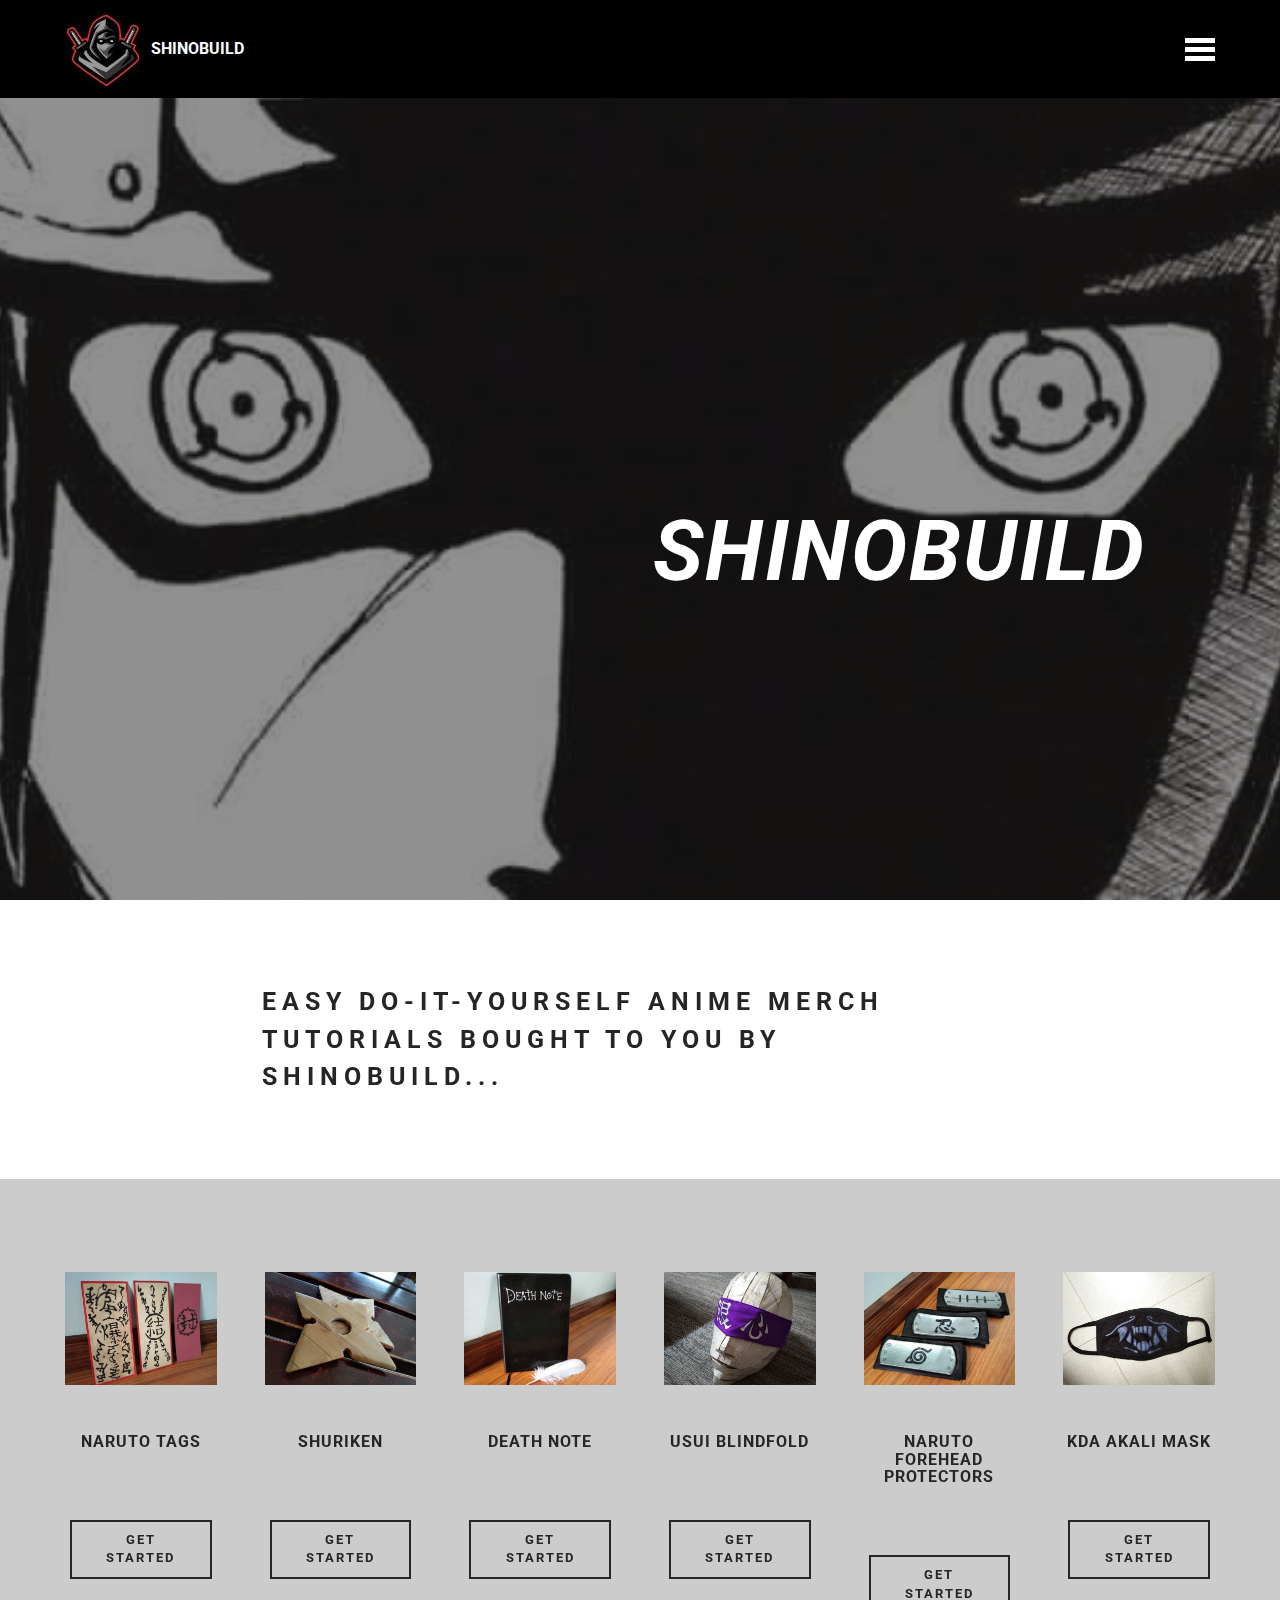
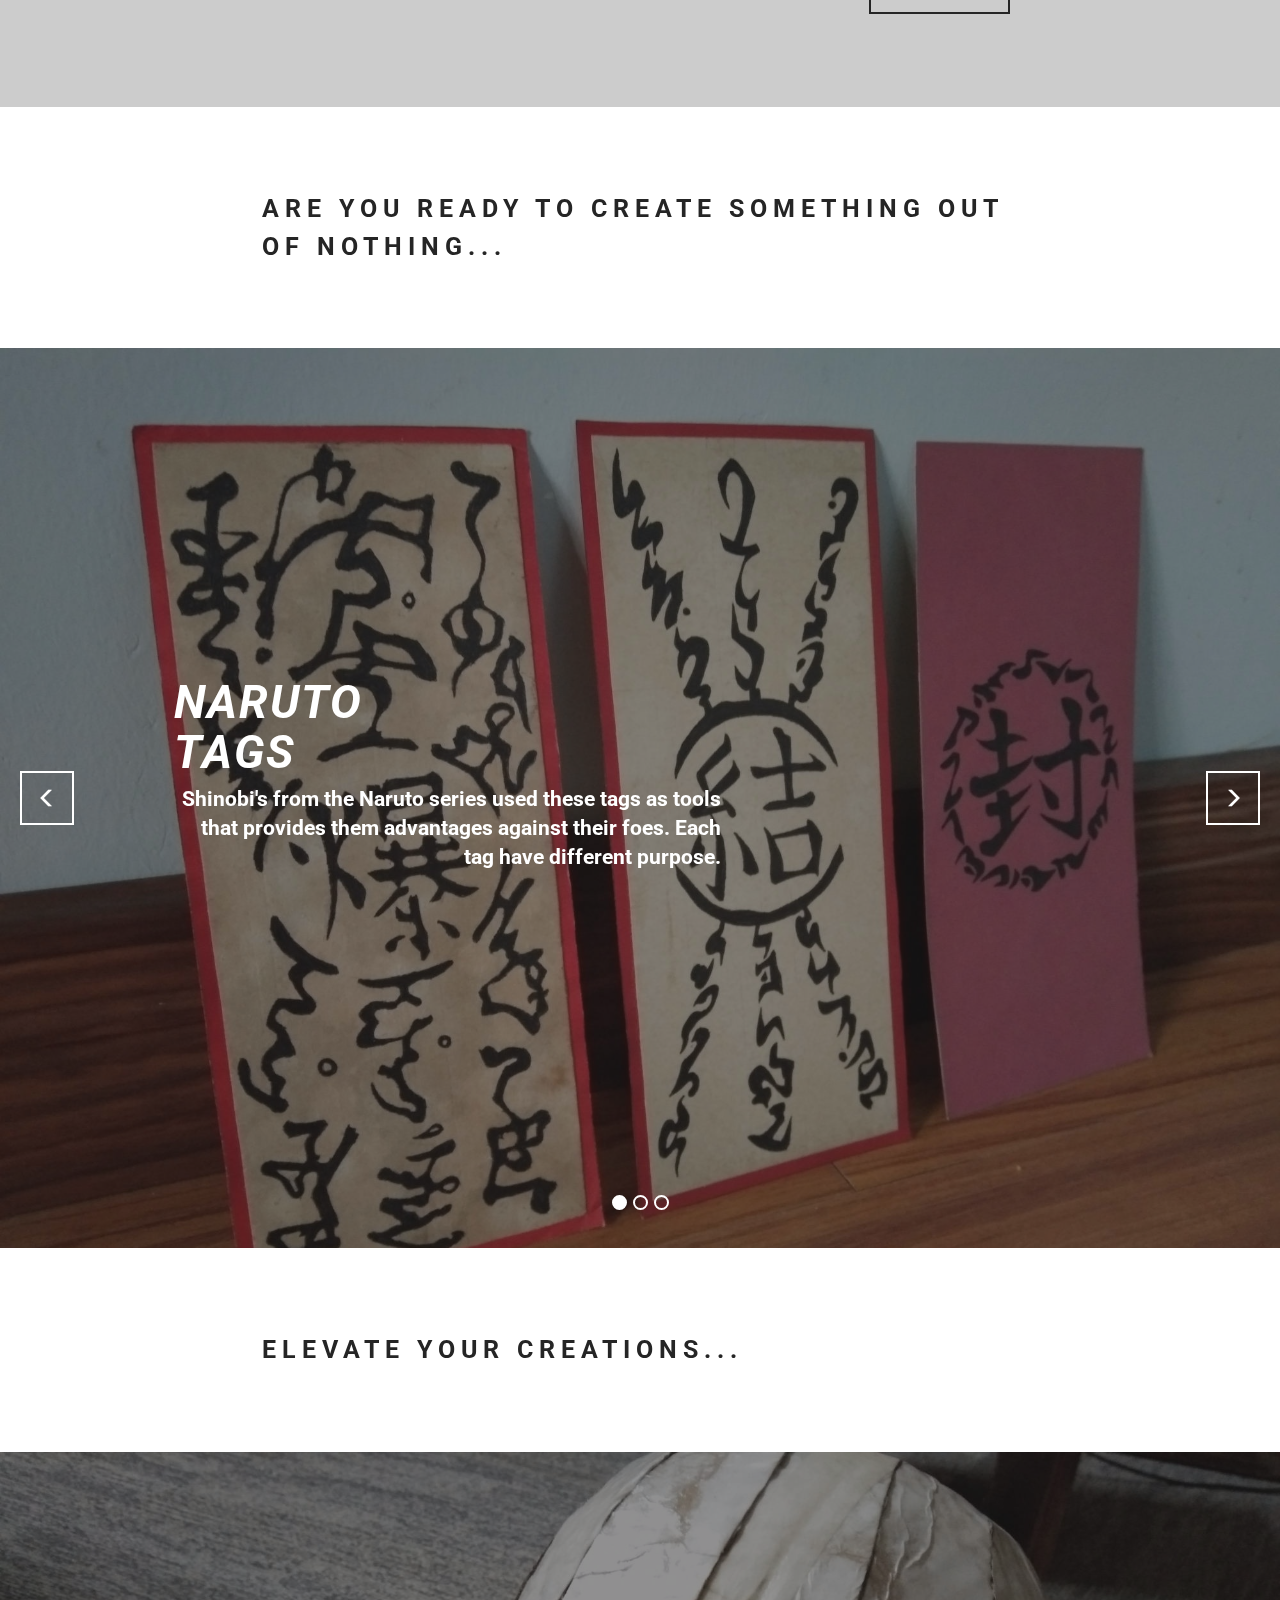
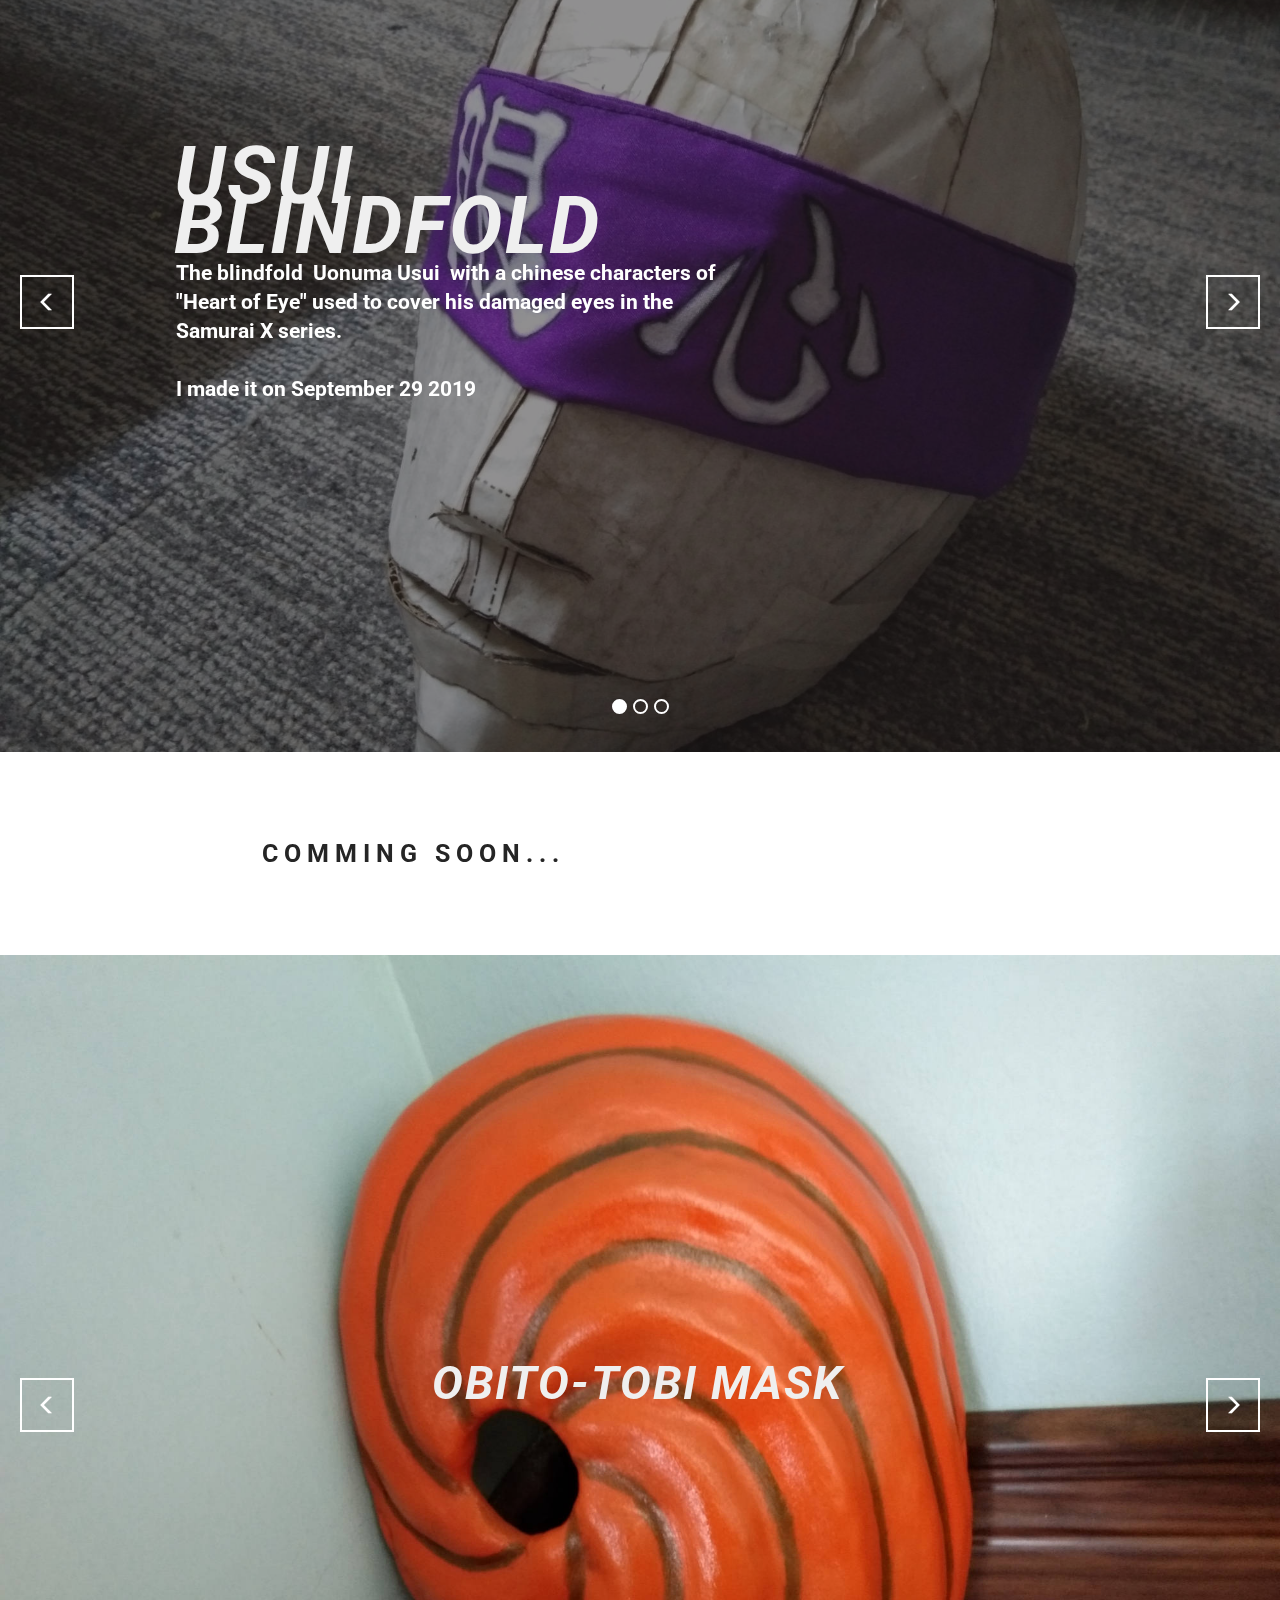
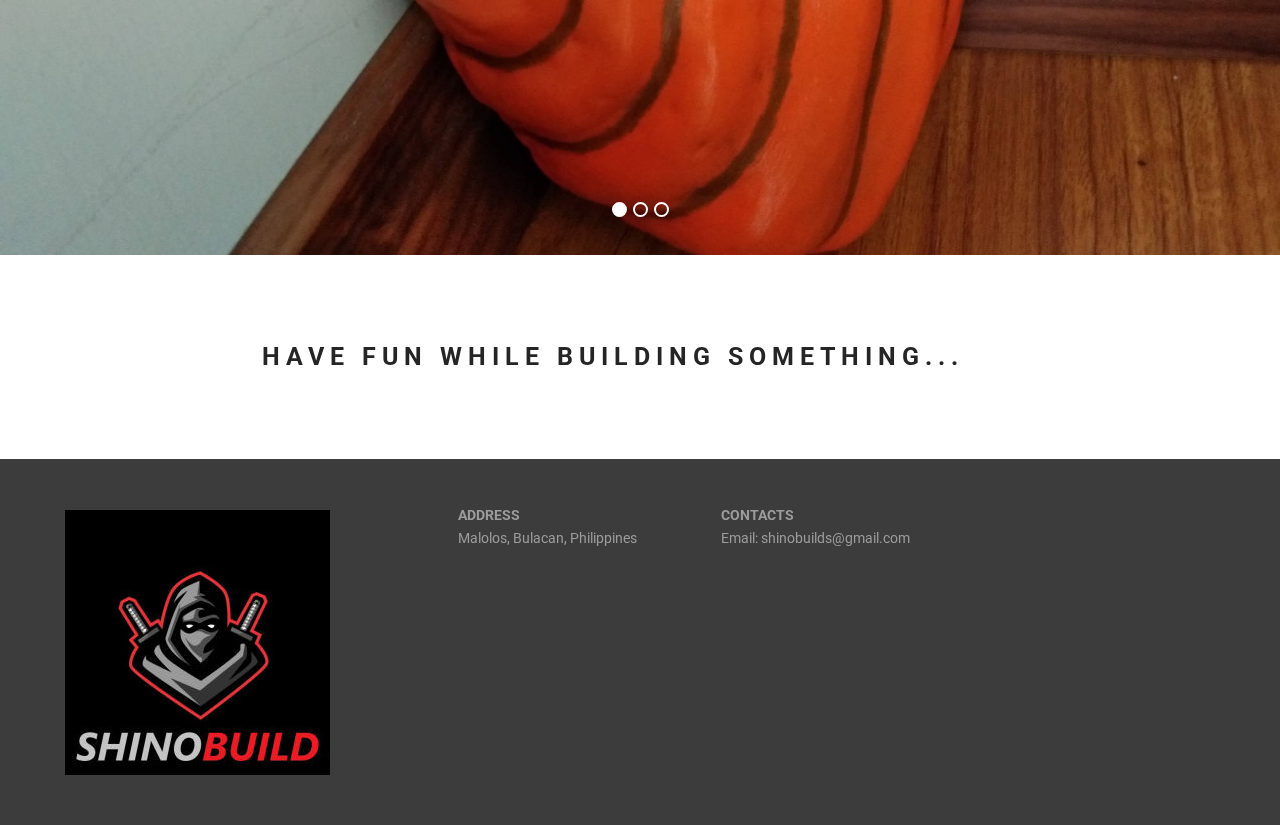
<file: index.html>
<!DOCTYPE html>
<html  >
<head>
  <!-- Site made with Mobirise Website Builder v4.11.6, https://mobirise.com -->
  <meta charset="UTF-8">
  <meta http-equiv="X-UA-Compatible" content="IE=edge">
  <meta name="generator" content="Mobirise v4.11.6, mobirise.com">
  <meta name="viewport" content="width=device-width, initial-scale=1, minimum-scale=1">
  <link rel="shortcut icon" href="assets/images/ninja-logo-mascot-5-128x128.jpeg" type="image/x-icon">
  <meta name="description" content="">
  
  <title>Home</title>
  <link rel="stylesheet" href="https://fonts.googleapis.com/css?family=Roboto:700,400&subset=cyrillic,latin,greek,vietnamese">
  <link rel="stylesheet" href="assets/bootstrap/css/bootstrap.min.css">
  <link rel="stylesheet" href="assets/animatecss/animate.min.css">
  <link rel="stylesheet" href="assets/mobirise/css/style.css">
  <link rel="stylesheet" href="assets/mobirise-slider/style.css">
  <link rel="preload" as="style" href="assets/mobirise/css/mbr-additional.css"><link rel="stylesheet" href="assets/mobirise/css/mbr-additional.css" type="text/css">
  
  
  
</head>
<body>
  <section class="mbr-navbar mbr-navbar--freeze mbr-navbar--absolute mbr-navbar--sticky mbr-navbar--collapsed" id="ext_menu-0" data-rv-view="0">
    <div class="mbr-navbar__section mbr-section">
        <div class="mbr-section__container container">
            <div class="mbr-navbar__container">
                <div class="mbr-navbar__column mbr-navbar__column--s mbr-navbar__brand">
                    <span class="mbr-navbar__brand-link mbr-brand mbr-brand--inline">
                        <span class="mbr-brand__logo"><a href="https://mobirise.com"><img src="assets/images/ninja-logo-mascot-5-128x128.jpeg" class="mbr-navbar__brand-img mbr-brand__img" alt="Mobirise"></a></span>
                        <span class="mbr-brand__name"><a class="mbr-brand__name text-white" href="index.html">SHINOBUILD</a></span>
                    </span>
                </div>
                <div class="mbr-navbar__hamburger mbr-hamburger"><span class="mbr-hamburger__line"></span></div>
                <div class="mbr-navbar__column mbr-navbar__menu">
                    <nav class="mbr-navbar__menu-box mbr-navbar__menu-box--inline-right">
                        <div class="mbr-navbar__column">
                            <ul class="mbr-navbar__items mbr-navbar__items--right float-left mbr-buttons mbr-buttons--freeze mbr-buttons--right btn-decorator mbr-buttons--activated mbr-buttons--only-links"><li class="mbr-navbar__item"><a class="mbr-buttons__link btn text-white" href="index.html">HOME</a></li> <li class="mbr-navbar__item"><a class="mbr-buttons__link btn text-white" href="page6.html">PICTURES</a></li> <li class="mbr-navbar__item"><a class="mbr-buttons__link btn text-white" href="page7.html">VIDEOS</a></li><li class="mbr-navbar__item"><a class="mbr-buttons__link btn text-white" href="page8.html">DOCUMENTATIONS</a></li><li class="mbr-navbar__item"><a class="mbr-buttons__link btn text-white" href="page9.html">ABOUT US</a></li></ul>                            
                            
                        </div>
                    </nav>
                </div>
            </div>
        </div>
    </div>
</section>

<section class="engine"><a href="https://mobirise.info/s">free bootstrap theme</a></section><section class="mbr-box mbr-section mbr-section--relative mbr-section--fixed-size mbr-section--full-height mbr-section--bg-adapted mbr-parallax-background" id="header1-80" data-rv-view="2" style="background-image: url(assets/images/fb-img-15666213071291-720x341.jpg);">
    <div class="mbr-box__magnet mbr-box__magnet--sm-padding mbr-box__magnet--center-left mbr-after-navbar">
        <div class="mbr-overlay" style="opacity: 0.5; background-color: rgb(34, 34, 34);"></div>
        <div class="mbr-box__container mbr-section__container container">
            <div class="mbr-box mbr-box--stretched"><div class="mbr-box__magnet mbr-box__magnet--center-left">
                <div class="row"><div class=" col-sm-6 col-sm-offset-6">
                    <div class="mbr-hero animated fadeInUp">
                        <h1 class="mbr-hero__text"><em><br><br><br>SHINOBUILD</em></h1>
                        
                    </div>
                    
                </div></div>
            </div></div>
        </div>
        
    </div>
</section>

<section class="mbr-section" id="header3-7" data-rv-view="5">
    <div class="mbr-section__container container mbr-section__container--isolated">
        <div class="mbr-header mbr-header--wysiwyg row">
            <div class="col-sm-8 col-sm-offset-2">
                <h3 class="mbr-header__text">EASY DO-IT-YOURSELF ANIME MERCH TUTORIALS BOUGHT TO YOU BY SHINOBUILD...</h3>
                
            </div>
        </div>
    </div>
</section>

<section class="mbr-section mbr-section--relative mbr-section--fixed-size" id="features1-4" data-rv-view="7" style="background-color: rgb(204, 204, 204);">
    
    
    <div class="mbr-section__container container mbr-section__container--std-top-padding" style="padding-top: 93px;">
        <div class="mbr-section__row row">
            <div class="mbr-section__col col-xs-12 col-lg-2 col-md-4 col-sm-6">
                <div class="mbr-section__container mbr-section__container--center mbr-section__container--middle">
                    <figure class="mbr-figure"><img src="assets/images/img-20191126-74615-600x450.jpg" class="mbr-figure__img"></figure>
                </div>
                <div class="mbr-section__container mbr-section__container--middle">
                    <div class="mbr-header mbr-header--reduce mbr-header--center mbr-header--wysiwyg">
                        <h3 class="mbr-header__text">NARUTO TAGS</h3>
                    </div>
                </div>
                <div class="mbr-section__container mbr-section__container--middle">
                    <div class="mbr-article mbr-article--wysiwyg">
                        <p></p>
                    </div>
                </div>
                <div class="mbr-section__container mbr-section__container--last" style="padding-bottom: 93px;">
                    <div class="mbr-buttons mbr-buttons--center"><a href="page5.html" class="mbr-buttons__btn btn btn-wrap btn-xs-lg btn-default">GET STARTED</a></div>
                </div>
            </div>
            <div class="mbr-section__col col-xs-12 col-lg-2 col-md-4 col-sm-6">
                <div class="mbr-section__container mbr-section__container--center mbr-section__container--middle">
                    <figure class="mbr-figure"><img src="assets/images/img-20191129-1436501-600x450.jpg" class="mbr-figure__img"></figure>
                </div>
                <div class="mbr-section__container mbr-section__container--middle">
                    <div class="mbr-header mbr-header--reduce mbr-header--center mbr-header--wysiwyg">
                        <h3 class="mbr-header__text">SHURIKEN</h3>
                    </div>
                </div>
                <div class="mbr-section__container mbr-section__container--middle">
                    <div class="mbr-article mbr-article--wysiwyg">
                        <p></p>
                    </div>
                </div>
                <div class="mbr-section__container mbr-section__container--last" style="padding-bottom: 93px;">
                    <div class="mbr-buttons mbr-buttons--center"><a href="page2.html" class="mbr-buttons__btn btn btn-wrap btn-xs-lg btn-default">GET STARTED</a></div>
                </div>
            </div>
            <div class="clearfix visible-sm-block"></div>
            <div class="mbr-section__col col-xs-12 col-lg-2 col-md-4 col-sm-6">
                <div class="mbr-section__container mbr-section__container--center mbr-section__container--middle">
                    <figure class="mbr-figure"><img src="assets/images/fb-img-1574409456569-600x450.jpg" class="mbr-figure__img"></figure>
                </div>
                <div class="mbr-section__container mbr-section__container--middle">
                    <div class="mbr-header mbr-header--reduce mbr-header--center mbr-header--wysiwyg">
                        <h3 class="mbr-header__text">DEATH NOTE</h3>
                    </div>
                </div>
                <div class="mbr-section__container mbr-section__container--middle">
                    <div class="mbr-article mbr-article--wysiwyg">
                        <p></p>
                    </div>
                </div>
                <div class="mbr-section__container mbr-section__container--last" style="padding-bottom: 93px;">
                    <div class="mbr-buttons mbr-buttons--center"><a href="page3.html" class="mbr-buttons__btn btn btn-wrap btn-xs-lg btn-default">GET STARTED</a></div>
                </div>
            </div>
            <div class="clearfix visible-md-block"></div>
            <div class="mbr-section__col col-xs-12 col-lg-2 col-md-4 col-sm-6">
                <div class="mbr-section__container mbr-section__container--center mbr-section__container--middle">
                    <figure class="mbr-figure"><img src="assets/images/img-20190929-0754582-600x450.jpg" class="mbr-figure__img"></figure>
                </div>
                <div class="mbr-section__container mbr-section__container--middle">
                    <div class="mbr-header mbr-header--reduce mbr-header--center mbr-header--wysiwyg">
                        <h3 class="mbr-header__text">USUI BLINDFOLD</h3>
                    </div>
                </div>
                <div class="mbr-section__container mbr-section__container--middle">
                    <div class="mbr-article mbr-article--wysiwyg">
                        <p></p>
                    </div>
                </div>
                <div class="mbr-section__container mbr-section__container--last" style="padding-bottom: 93px;">
                    <div class="mbr-buttons mbr-buttons--center"><a href="page4.html" class="mbr-buttons__btn btn btn-wrap btn-xs-lg btn-default">GET STARTED</a></div>
                </div>
            </div>
            <div class="clearfix visible-sm-block"></div>
            <div class="mbr-section__col col-xs-12 col-lg-2 col-md-4 col-sm-6">
                <div class="mbr-section__container mbr-section__container--center mbr-section__container--middle">
                    <figure class="mbr-figure"><img src="assets/images/fhp-600x450.jpg" class="mbr-figure__img"></figure>
                </div>
                <div class="mbr-section__container mbr-section__container--middle">
                    <div class="mbr-header mbr-header--reduce mbr-header--center mbr-header--wysiwyg">
                        <h3 class="mbr-header__text">NARUTO FOREHEAD PROTECTORS</h3>
                    </div>
                </div>
                <div class="mbr-section__container mbr-section__container--middle">
                    <div class="mbr-article mbr-article--wysiwyg">
                        <p></p>
                    </div>
                </div>
                <div class="mbr-section__container mbr-section__container--last" style="padding-bottom: 93px;">
                    <div class="mbr-buttons mbr-buttons--center"><a href="page1.html" class="mbr-buttons__btn btn btn-wrap btn-xs-lg btn-default">GET STARTED</a></div>
                </div>
            </div>
            <div class="mbr-section__col col-xs-12 col-lg-2 col-md-4 col-sm-6">
                <div class="mbr-section__container mbr-section__container--center mbr-section__container--middle">
                    <figure class="mbr-figure"><img src="assets/images/img-20191217-0752181-600x450.jpg" class="mbr-figure__img"></figure>
                </div>
                <div class="mbr-section__container mbr-section__container--middle">
                    <div class="mbr-header mbr-header--reduce mbr-header--center mbr-header--wysiwyg">
                        <h3 class="mbr-header__text">KDA AKALI MASK</h3>
                    </div>
                </div>
                <div class="mbr-section__container mbr-section__container--middle">
                    <div class="mbr-article mbr-article--wysiwyg">
                        <p></p>
                    </div>
                </div>
                <div class="mbr-section__container mbr-section__container--last" style="padding-bottom: 93px;">
                    <div class="mbr-buttons mbr-buttons--center"><a href="page10.html" class="mbr-buttons__btn btn btn-wrap btn-xs-lg btn-default">GET STARTED</a></div>
                </div>
            </div>
        </div>
    </div>
</section>

<section class="mbr-section" id="header3-8" data-rv-view="10">
    <div class="mbr-section__container container mbr-section__container--isolated">
        <div class="mbr-header mbr-header--wysiwyg row">
            <div class="col-sm-8 col-sm-offset-2">
                <h3 class="mbr-header__text">ARE YOU READY TO CREATE SOMETHING OUT OF NOTHING...</h3>
                
            </div>
        </div>
    </div>
</section>

<section class="mbr-slider mbr-section mbr-section--no-padding carousel slide" data-ride="carousel" data-wrap="true" data-interval="5000" id="slider-2" data-rv-view="12" style="background-color: rgb(255, 255, 255);">
    <div class="mbr-section__container">
        <div>
            <ol class="carousel-indicators">
                <li data-app-prevent-settings="" data-target="#slider-2" data-slide-to="0" class="active"></li><li data-app-prevent-settings="" data-target="#slider-2" data-slide-to="1"></li><li data-app-prevent-settings="" data-target="#slider-2" class="" data-slide-to="2"></li>
            </ol>
            <div class="carousel-inner" role="listbox">
                <div class="mbr-box mbr-section mbr-section--relative mbr-section--fixed-size mbr-section--bg-adapted item dark center mbr-section--full-height active" style="background-image: url(assets/images/img-20191126-0746151-2000x1500.jpeg);">
                    <div class="mbr-box__magnet mbr-box__magnet--center-left mbr-box__magnet--sm-padding">
                    <div class="mbr-overlay"></div>                        
                        <div class=" container">
                            
                            <div class="row">
                                <div class=" col-md-offset-1 col-md-6">  

                                <div class="mbr-hero">
                                    <h1 class="mbr-hero__text"><em>NARUTO </em><br><em>TAGS</em></h1>

                                    <p class="mbr-hero__subtext"><strong>Shinobi's from the Naruto series used these tags as tools that provides them advantages against their foes. Each tag have different purpose.</strong></p>
                                </div>
                                
                                </div>
                            </div>
                        </div>
                    </div>
                </div><div class="mbr-box mbr-section mbr-section--relative mbr-section--fixed-size mbr-section--bg-adapted item dark center mbr-section--full-height" style="background-image: url(assets/images/img-20191129-1436502-2000x1500.jpeg);">
                    <div class="mbr-box__magnet mbr-box__magnet--center-left mbr-box__magnet--sm-padding">
                    <div class="mbr-overlay"></div>                        
                        <div class=" container">
                            
                            <div class="row">
                                <div class=" col-md-offset-1 col-md-6">  

                                <div class="mbr-hero">
                                    <h1 class="mbr-hero__text"><em>SHURIKEN</em></h1>

                                    <p class="mbr-hero__subtext"><strong>Sometimes called "ninja stars", this weapon is used by shinobis in the Naruto series to attack their opponents from a distance.</strong></p>
                                </div>
                                
                                </div>
                            </div>
                        </div>
                    </div>
                </div><div class="mbr-box mbr-section mbr-section--relative mbr-section--fixed-size mbr-section--bg-adapted item dark center mbr-section--full-height" style="background-image: url(assets/images/fb-img-1574409459605-720x540.jpeg);">
                    <div class="mbr-box__magnet mbr-box__magnet--center-right mbr-box__magnet--sm-padding">
                    <div class="mbr-overlay"></div>                        
                        <div class=" container">
                            
                            <div class="row">
                                <div class=" col-md-6 col-md-offset-5">  

                                <div class="mbr-hero">
                                    <h1 class="mbr-hero__text"><em>DEATH NOTE</em></h1>

                                    <p class="mbr-hero__subtext"><strong>It is a supernatural book that allows to kill anyone by writing the name of victim on this notebook while remembering their physical appearance.</strong><br></p>
                                </div>
                                
                                </div>
                            </div>
                        </div>
                    </div>
                </div>
            </div>
            
            <a data-app-prevent-settings="" class="left carousel-control" role="button" data-slide="prev" href="#slider-2">
                <span class="glyphicon glyphicon-menu-left" aria-hidden="true"></span>
                <span class="sr-only">Previous</span>
            </a>
            <a data-app-prevent-settings="" class="right carousel-control" role="button" data-slide="next" href="#slider-2">
                <span class="glyphicon glyphicon-menu-right" aria-hidden="true"></span>
                <span class="sr-only">Next</span>
            </a>
        </div>
    </div>
</section>

<section class="mbr-section" id="header3-6" data-rv-view="24">
    <div class="mbr-section__container container mbr-section__container--isolated">
        <div class="mbr-header mbr-header--wysiwyg row">
            <div class="col-sm-8 col-sm-offset-2">
                <h3 class="mbr-header__text">ELEVATE YOUR CREATIONS...<br></h3>
                
            </div>
        </div>
    </div>
</section>

<section class="mbr-slider mbr-section mbr-section--no-padding carousel slide" data-ride="carousel" data-wrap="true" data-interval="5000" id="slider-5" data-rv-view="26" style="background-color: rgb(255, 255, 255);">
    <div class="mbr-section__container">
        <div>
            <ol class="carousel-indicators">
                <li data-app-prevent-settings="" data-target="#slider-5" class="active" data-slide-to="0"></li><li data-app-prevent-settings="" data-target="#slider-5" data-slide-to="1"></li><li data-app-prevent-settings="" data-target="#slider-5" data-slide-to="2"></li>
            </ol>
            <div class="carousel-inner" role="listbox">
                <div class="mbr-box mbr-section mbr-section--relative mbr-section--fixed-size mbr-section--bg-adapted item dark center mbr-section--full-height active" style="background-image: url(assets/images/img-20190929-0754581-2000x1500.jpeg);">
                    <div class="mbr-box__magnet mbr-box__magnet--center-left mbr-box__magnet--sm-padding">
                    <div class="mbr-overlay"></div>                        
                        <div class=" container">
                            
                            <div class="row">
                                <div class=" col-md-offset-1 col-md-6">  

                                <div class="mbr-hero">
                                    <h1 class="mbr-hero__text"><em>USUI BLINDFOLD</em></h1>

                                    <p class="mbr-hero__subtext"><strong>The blindfold &nbsp;Uonuma Usui &nbsp;with a chinese characters of "Heart of Eye" used to cover his damaged eyes in the Samurai X series.<br><br>I made it on September 29 2019</strong></p>
                                </div>
                                
                                </div>
                            </div>
                        </div>
                    </div>
                </div><div class="mbr-box mbr-section mbr-section--relative mbr-section--fixed-size mbr-section--bg-adapted item dark center mbr-section--full-height" style="background-image: url(assets/images/fhp-960x720.jpeg);">
                    <div class="mbr-box__magnet mbr-box__magnet--center-left mbr-box__magnet--sm-padding">
                    <div class="mbr-overlay"></div>                        
                        <div class=" container">
                            
                            <div class="row">
                                <div class=" col-md-offset-1 col-md-6">  

                                <div class="mbr-hero">
                                    <h1 class="mbr-hero__text"><em>NARUTO FOREHEAD PROTECTORS</em></h1>

                                    <p class="mbr-hero__subtext"><strong>On Naruto series, Shinobis used these headbands to distinguish their village and to protect their forehead from direct damage.<br><br>I made this last September 14 2018</strong></p>
                                </div>
                                
                                </div>
                            </div>
                        </div>
                    </div>
                </div><div class="mbr-box mbr-section mbr-section--relative mbr-section--fixed-size mbr-section--bg-adapted item dark center mbr-section--full-height" style="background-image: url(assets/images/img-20191217-0752181-2000x1500.jpeg);">
                    <div class="mbr-box__magnet mbr-box__magnet--center-center mbr-box__magnet--sm-padding">
                    <div class="mbr-overlay"></div>                        
                        <div class=" container">
                            
                            <div class="row">
                                <div class=" col-md-8 col-md-offset-2">  

                                <div class="mbr-hero">
                                    <h1 class="mbr-hero__text"><em>K/DA <br>AKALI <br></em><em>MASK</em></h1>

                                    <p class="mbr-hero__subtext"><strong>Worn by League of Legends champion, Akali. This mask is only available on K/DA Skin Edition.<br><br>I made it on January 14 2019</strong></p>
                                </div>
                                
                                </div>
                            </div>
                        </div>
                    </div>
                </div>
            </div>
            
            <a data-app-prevent-settings="" class="left carousel-control" role="button" data-slide="prev" href="#slider-5">
                <span class="glyphicon glyphicon-menu-left" aria-hidden="true"></span>
                <span class="sr-only">Previous</span>
            </a>
            <a data-app-prevent-settings="" class="right carousel-control" role="button" data-slide="next" href="#slider-5">
                <span class="glyphicon glyphicon-menu-right" aria-hidden="true"></span>
                <span class="sr-only">Next</span>
            </a>
        </div>
    </div>
</section>

<section class="mbr-section" id="header3-4r" data-rv-view="38">
    <div class="mbr-section__container container mbr-section__container--isolated">
        <div class="mbr-header mbr-header--wysiwyg row">
            <div class="col-sm-8 col-sm-offset-2">
                <h3 class="mbr-header__text">COMMING SOON...</h3>
                
            </div>
        </div>
    </div>
</section>

<section class="mbr-slider mbr-section mbr-section--no-padding carousel slide" data-ride="carousel" data-wrap="true" data-interval="5000" id="slider-4s" data-rv-view="40" style="background-color: rgb(44, 44, 44);">
    <div class="mbr-section__container">
        <div>
            <ol class="carousel-indicators">
                <li data-app-prevent-settings="" data-target="#slider-4s" data-slide-to="0" class="active"></li><li data-app-prevent-settings="" data-target="#slider-4s" class="" data-slide-to="1"></li><li data-app-prevent-settings="" data-target="#slider-4s" data-slide-to="2"></li>
            </ol>
            <div class="carousel-inner" role="listbox">
                <div class="mbr-box mbr-section mbr-section--relative mbr-section--fixed-size mbr-section--bg-adapted item dark center mbr-section--full-height active" style="background-image: url(assets/images/img-20190818-120211-2000x1500.jpg);">
                    <div class="mbr-box__magnet mbr-box__magnet--center-center mbr-box__magnet--sm-padding">
                                            
                        <div class=" container">
                            
                            <div class="row">
                                <div class=" col-md-8 col-md-offset-2">  

                                <div class="mbr-hero">
                                    <h1 class="mbr-hero__text"><em>OBITO-TOBI MASK</em></h1>

                                    
                                </div>
                                
                                </div>
                            </div>
                        </div>
                    </div>
                </div><div class="mbr-box mbr-section mbr-section--relative mbr-section--fixed-size mbr-section--bg-adapted item dark center mbr-section--full-height" style="background-image: url(assets/images/78940734-1499115703573310-5314005517415219200-n-1436x1077.jpg);">
                    <div class="mbr-box__magnet mbr-box__magnet--center-left mbr-box__magnet--sm-padding">
                                            
                        <div class=" container">
                            
                            <div class="row">
                                <div class=" col-md-offset-1 col-md-6">  

                                <div class="mbr-hero">
                                    <h1 class="mbr-hero__text"><em>ANBU MASK</em></h1>

                                    
                                </div>
                                
                                </div>
                            </div>
                        </div>
                    </div>
                </div><div class="mbr-box mbr-section mbr-section--relative mbr-section--fixed-size mbr-section--bg-adapted item dark center mbr-section--full-height" style="background-image: url(assets/images/79257241-2484358985161235-134490058991337472-n-1436x1077.jpg);">
                    <div class="mbr-box__magnet mbr-box__magnet--center-right mbr-box__magnet--sm-padding">
                                            
                        <div class=" container">
                            
                            <div class="row">
                                <div class=" col-md-6 col-md-offset-5">  

                                <div class="mbr-hero">
                                    <h1 class="mbr-hero__text"><em>&nbsp;ICHIGO HOLLOW MASK</em></h1>

                                    
                                </div>
                                
                                </div>
                            </div>
                        </div>
                    </div>
                </div>
            </div>
            
            <a data-app-prevent-settings="" class="left carousel-control" role="button" data-slide="prev" href="#slider-4s">
                <span class="glyphicon glyphicon-menu-left" aria-hidden="true"></span>
                <span class="sr-only">Previous</span>
            </a>
            <a data-app-prevent-settings="" class="right carousel-control" role="button" data-slide="next" href="#slider-4s">
                <span class="glyphicon glyphicon-menu-right" aria-hidden="true"></span>
                <span class="sr-only">Next</span>
            </a>
        </div>
    </div>
</section>

<section class="mbr-section" id="header3-4t" data-rv-view="52">
    <div class="mbr-section__container container mbr-section__container--isolated">
        <div class="mbr-header mbr-header--wysiwyg row">
            <div class="col-sm-8 col-sm-offset-2">
                <h3 class="mbr-header__text">HAVE FUN WHILE BUILDING SOMETHING...</h3>
                
            </div>
        </div>
    </div>
</section>

<section class="mbr-section mbr-section--relative mbr-section--fixed-size" id="contacts1-3" data-rv-view="54" style="background-color: rgb(60, 60, 60);">
    
    <div class="mbr-section__container container">
        <div class="mbr-contacts mbr-contacts--wysiwyg row" style="padding-top: 45px; padding-bottom: 45px;">
            <div class="col-sm-4">
                <div><img src="assets/images/ninja-logo-mascot-5-265x265.jpg" class="mbr-contacts__img mbr-contacts__img--left"></div>
            </div>
            <div class="col-sm-8">
                <div class="row">
                    <div class="col-sm-4">
                        <p class="mbr-contacts__text"><strong>ADDRESS</strong><br>Malolos, Bulacan, Philippines</p>
                    </div>
                    <div class="col-sm-4">
                        <p class="mbr-contacts__text"><strong>CONTACTS</strong><br>
Email: shinobuilds@gmail.com<br><br><br></p>
                    </div>
                    <div class="col-sm-4"></div>
                </div>
            </div>
        </div>
    </div>
</section>


  <script src="assets/web/assets/jquery/jquery.min.js"></script>
  <script src="assets/bootstrap/js/bootstrap.min.js"></script>
  <script src="assets/smooth-scroll/smooth-scroll.js"></script>
  <script src="assets/jarallax/jarallax.js"></script>
  <script src="assets/bootstrap-carousel-swipe/bootstrap-carousel-swipe.js"></script>
  <script src="assets/mobirise/js/script.js"></script>
  
  
</body>
</html>
</file>
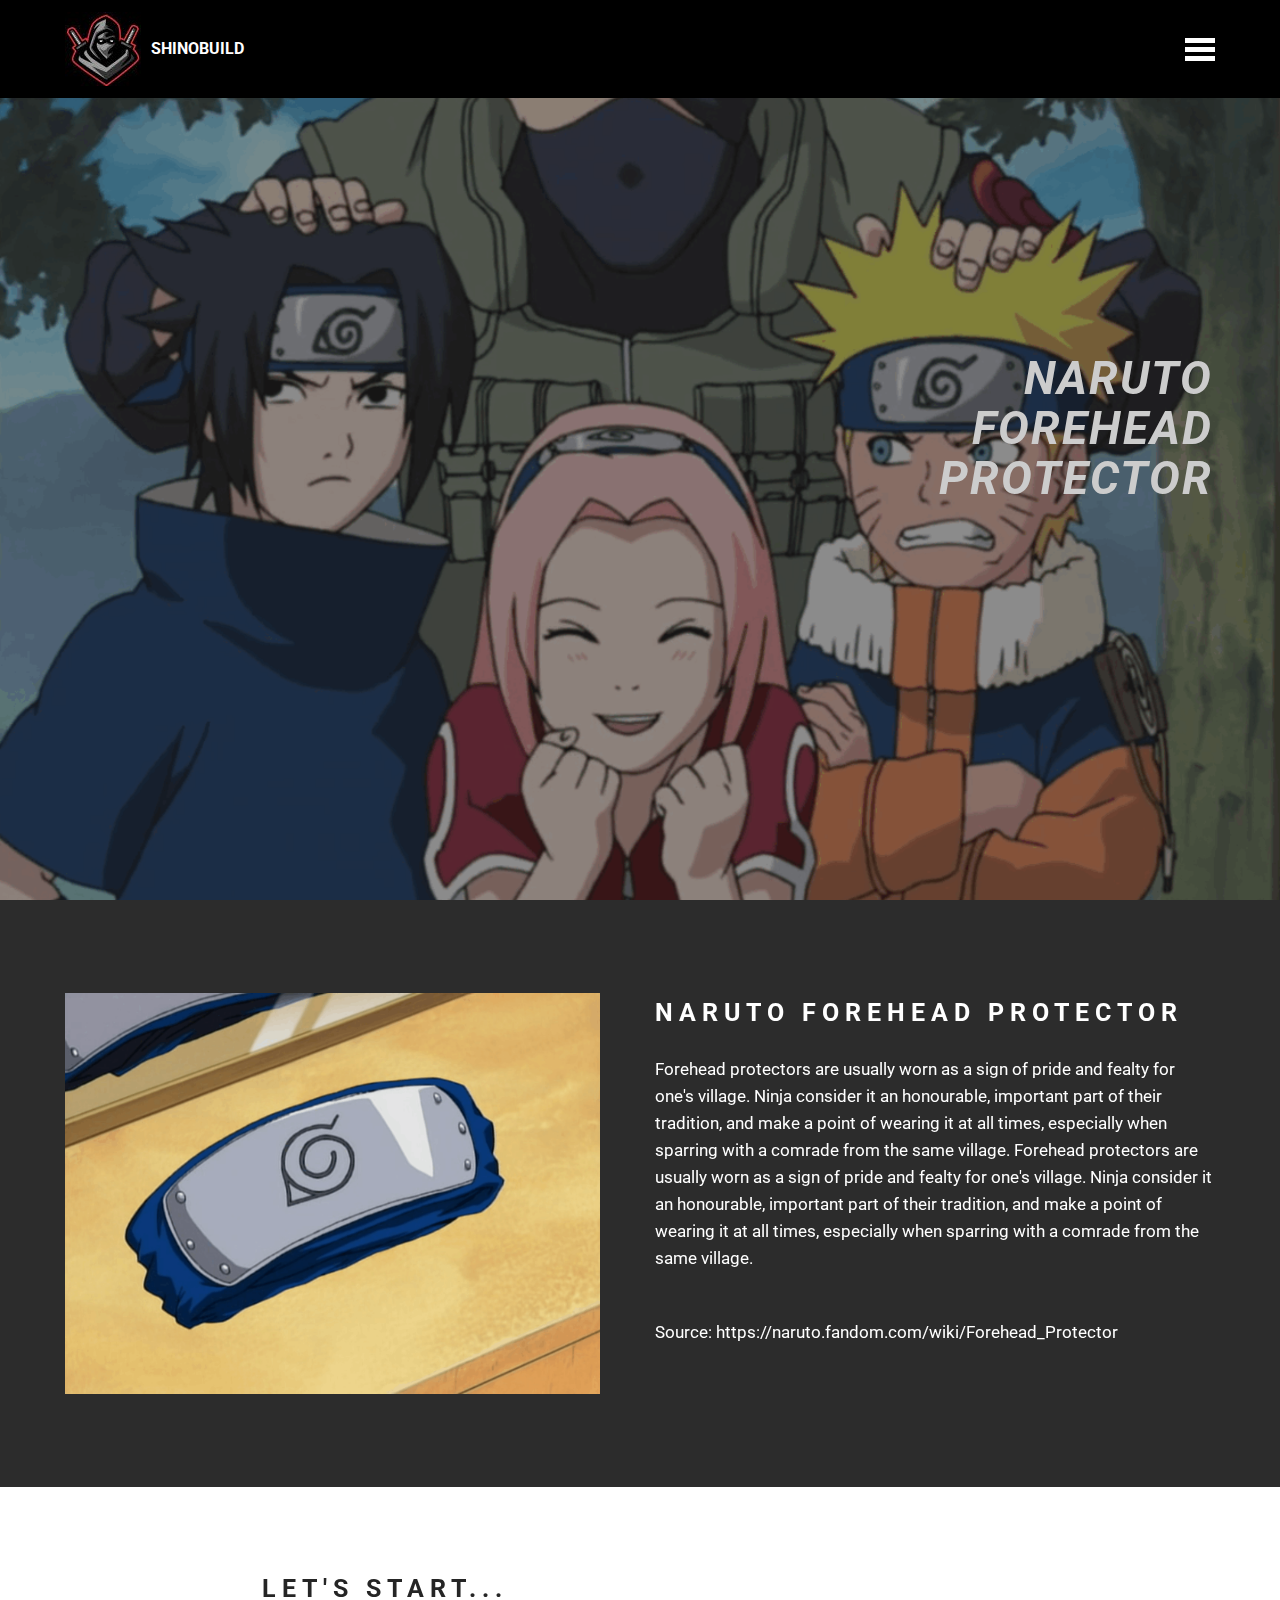
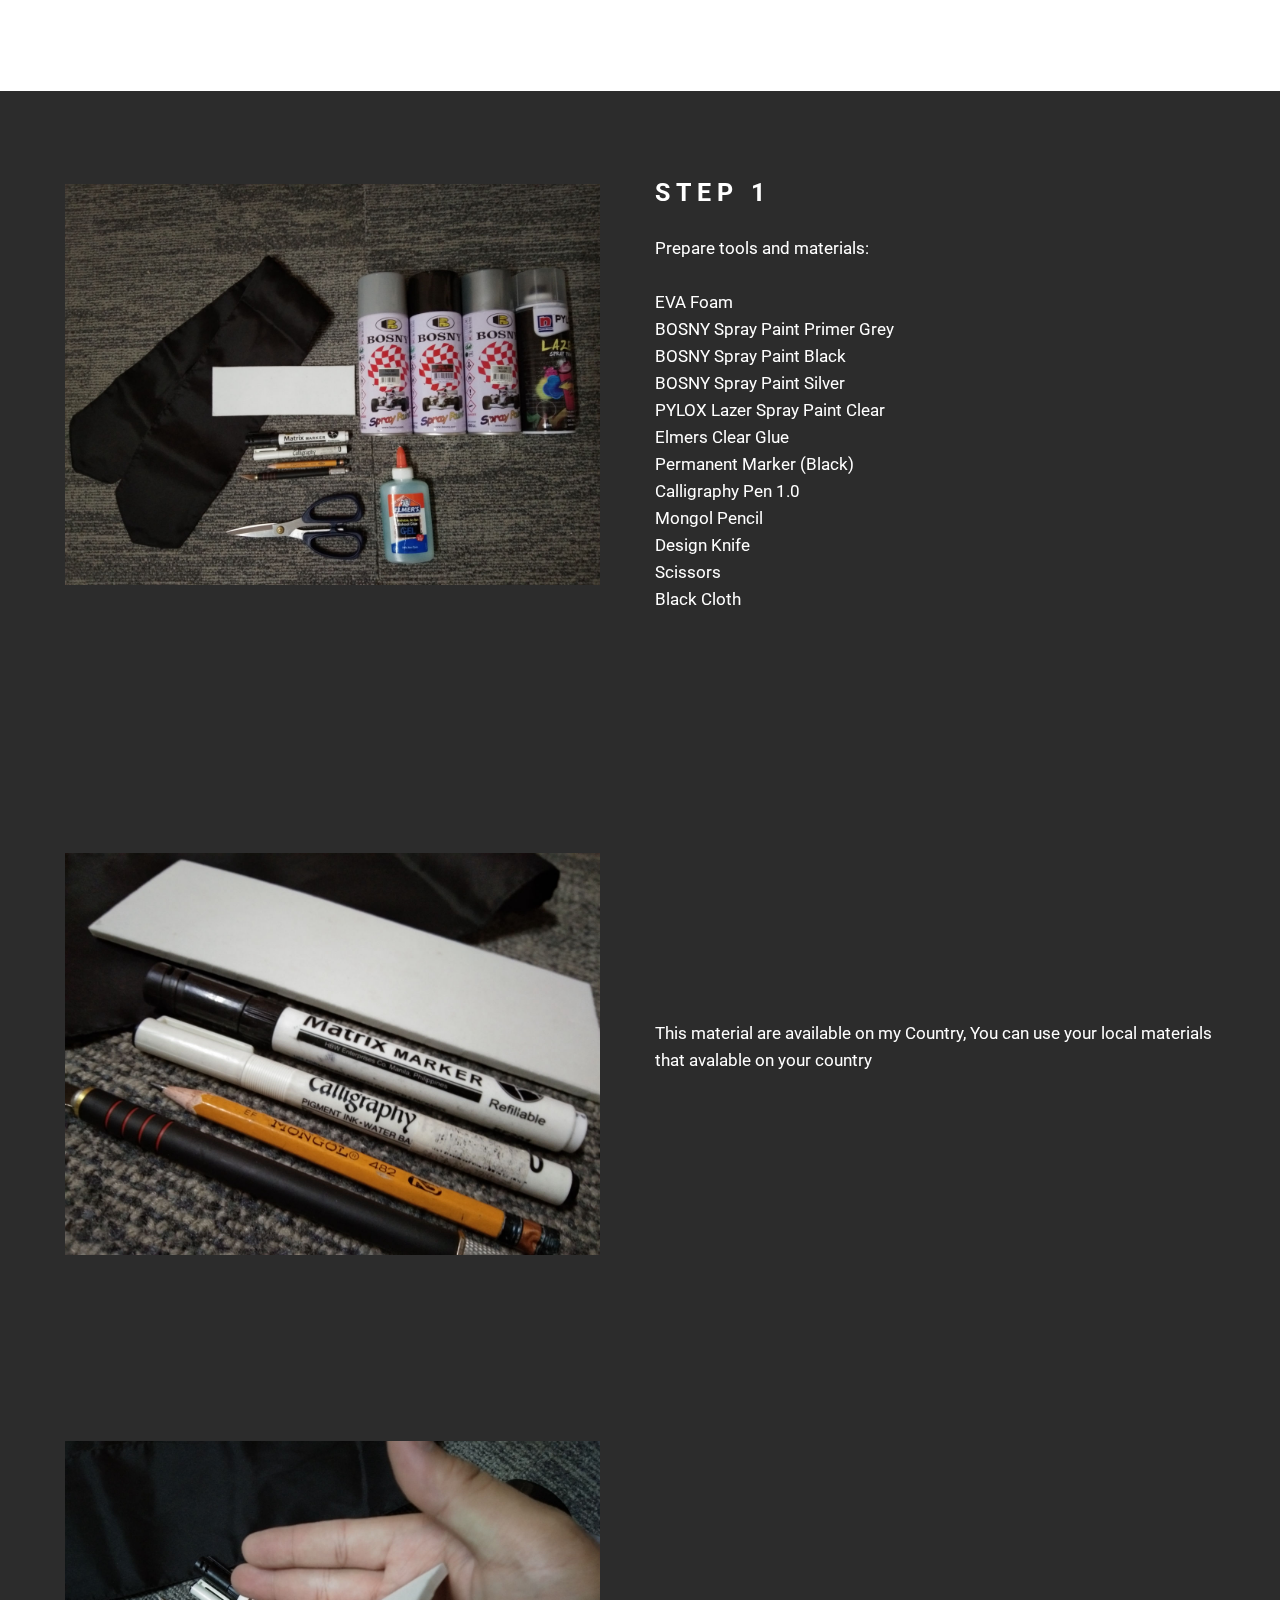
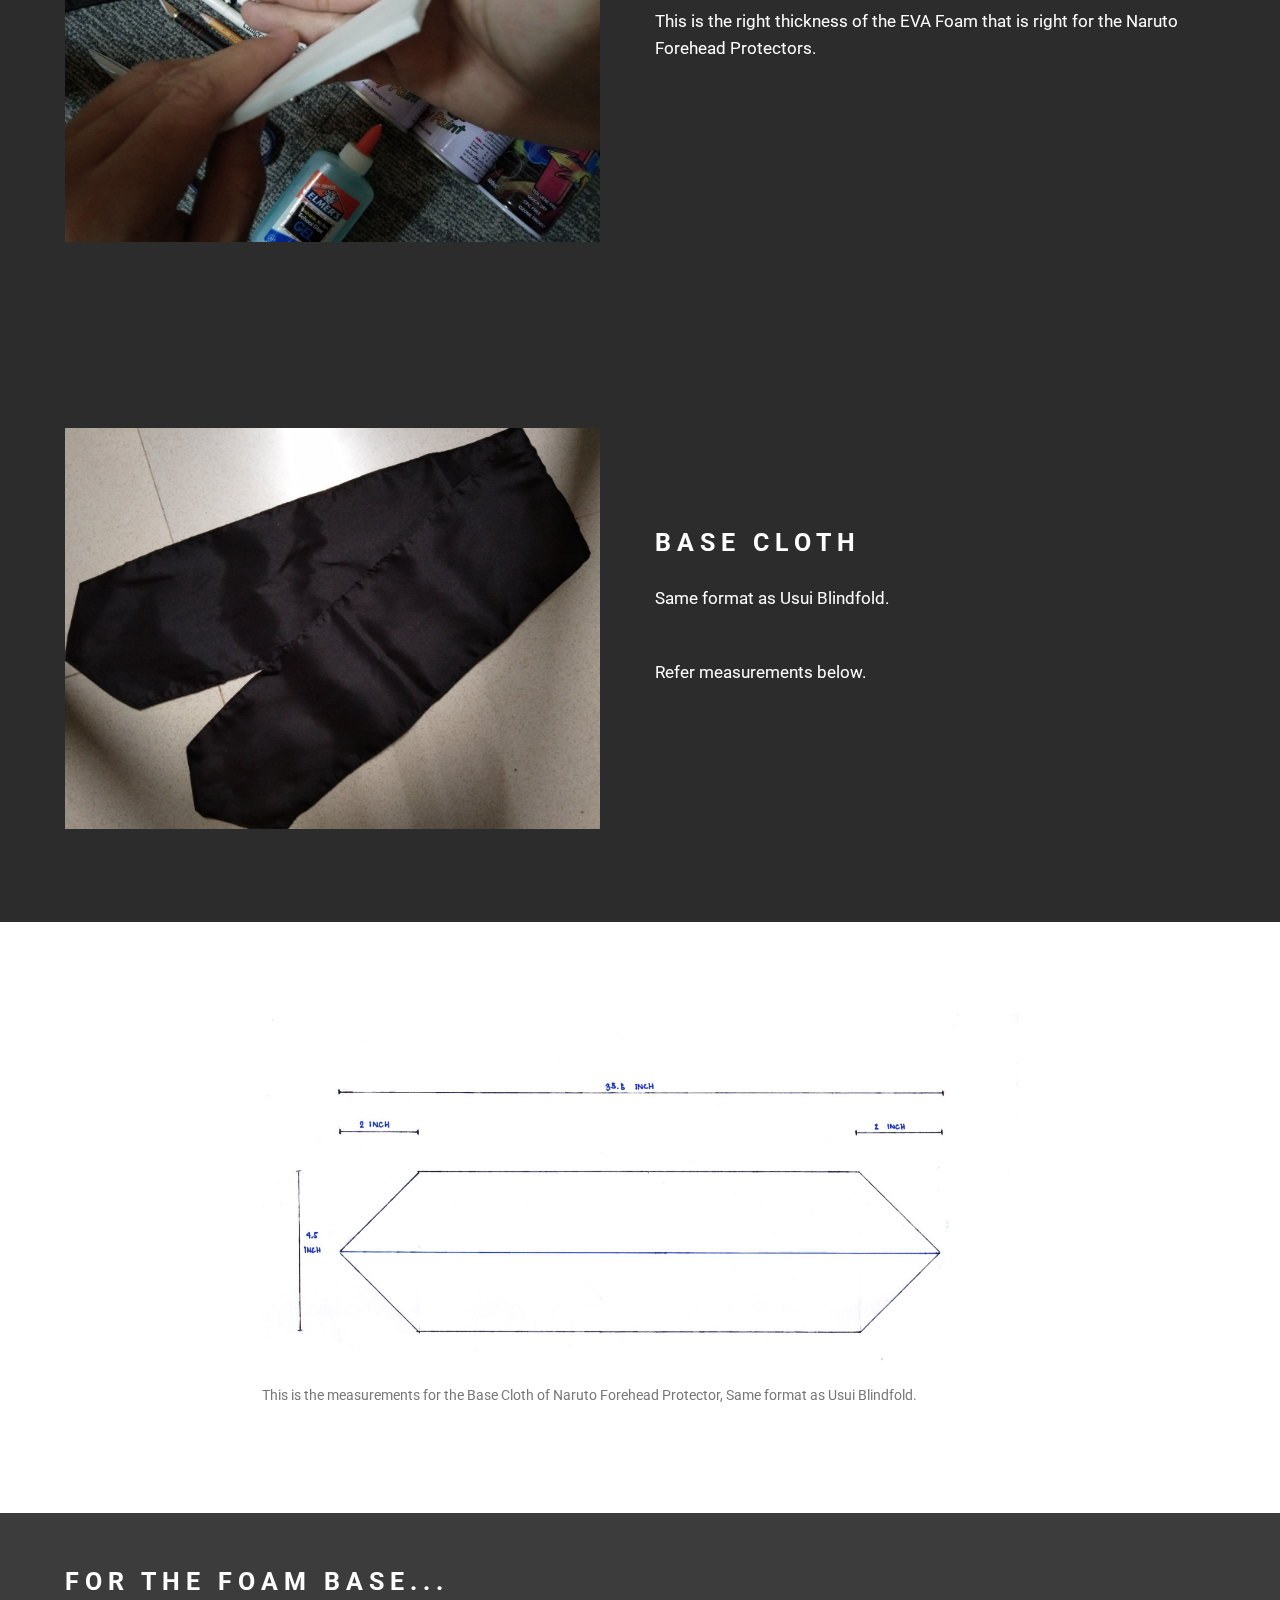
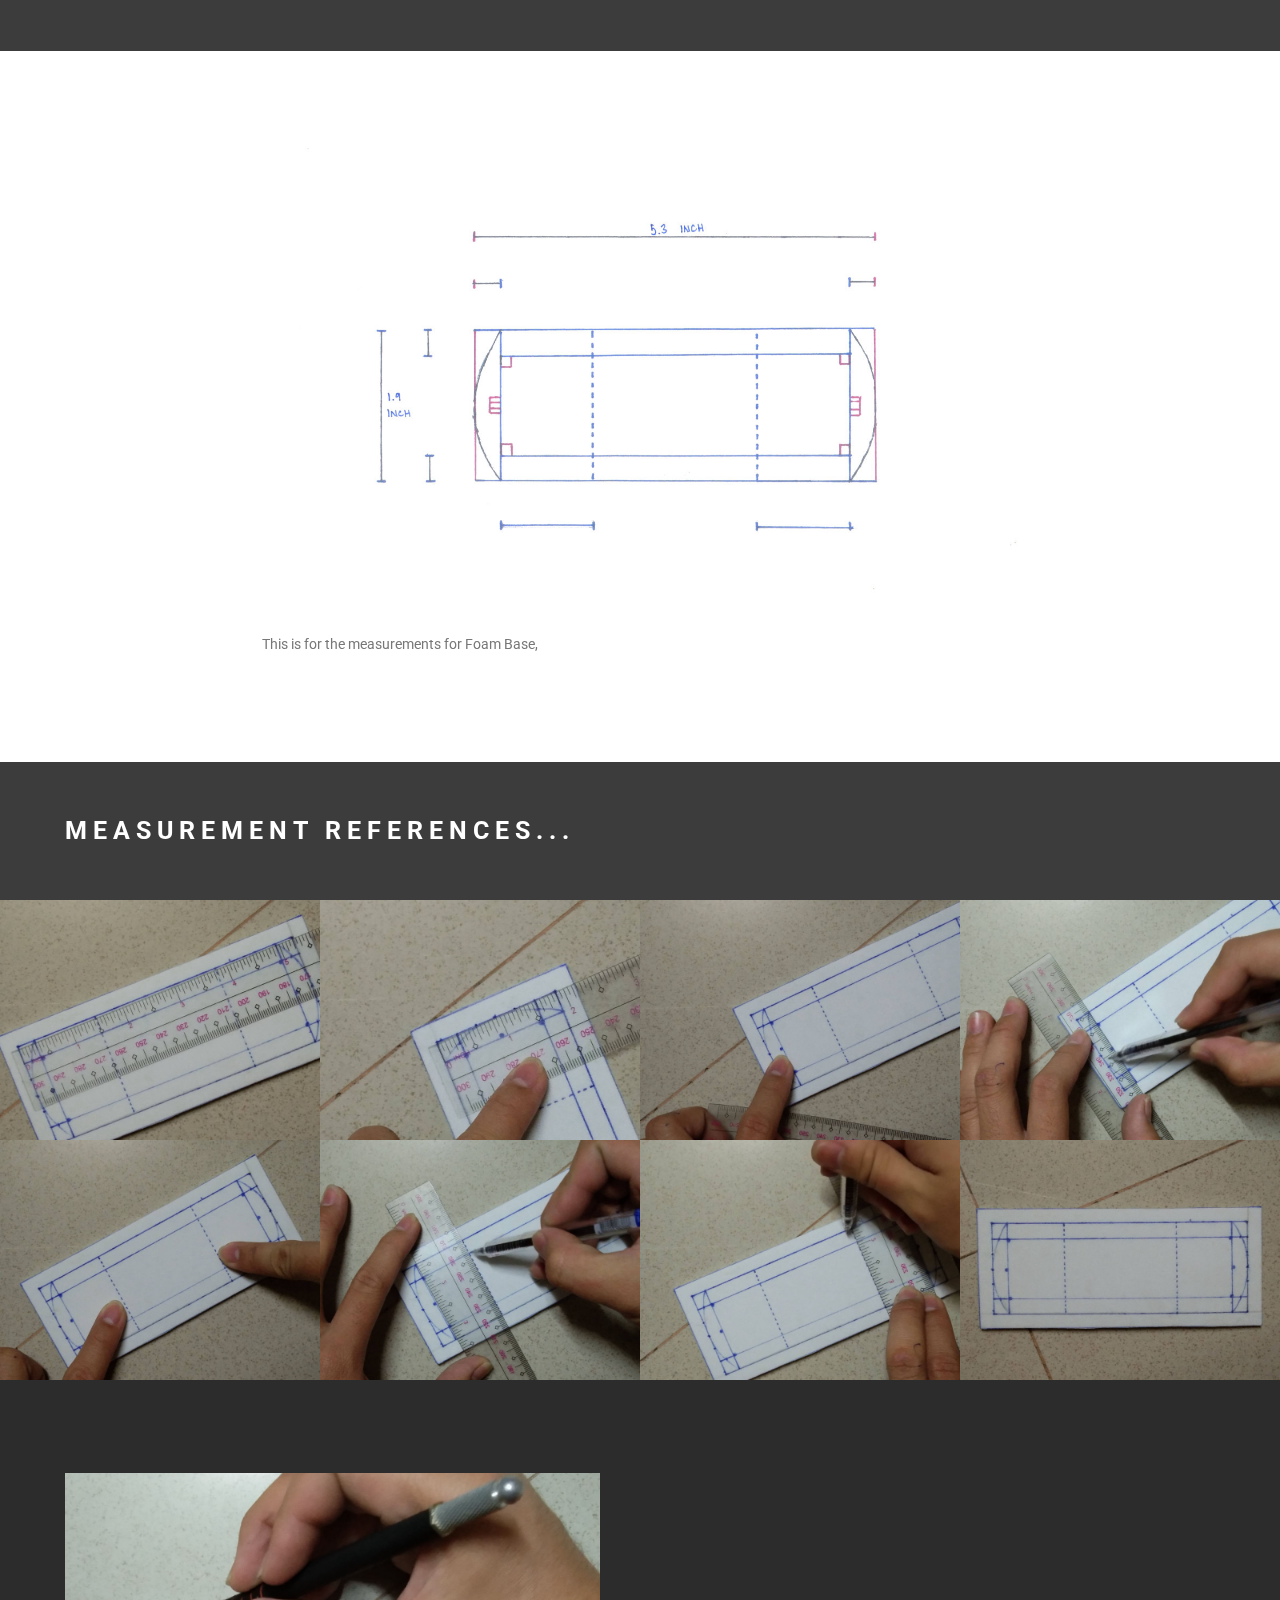
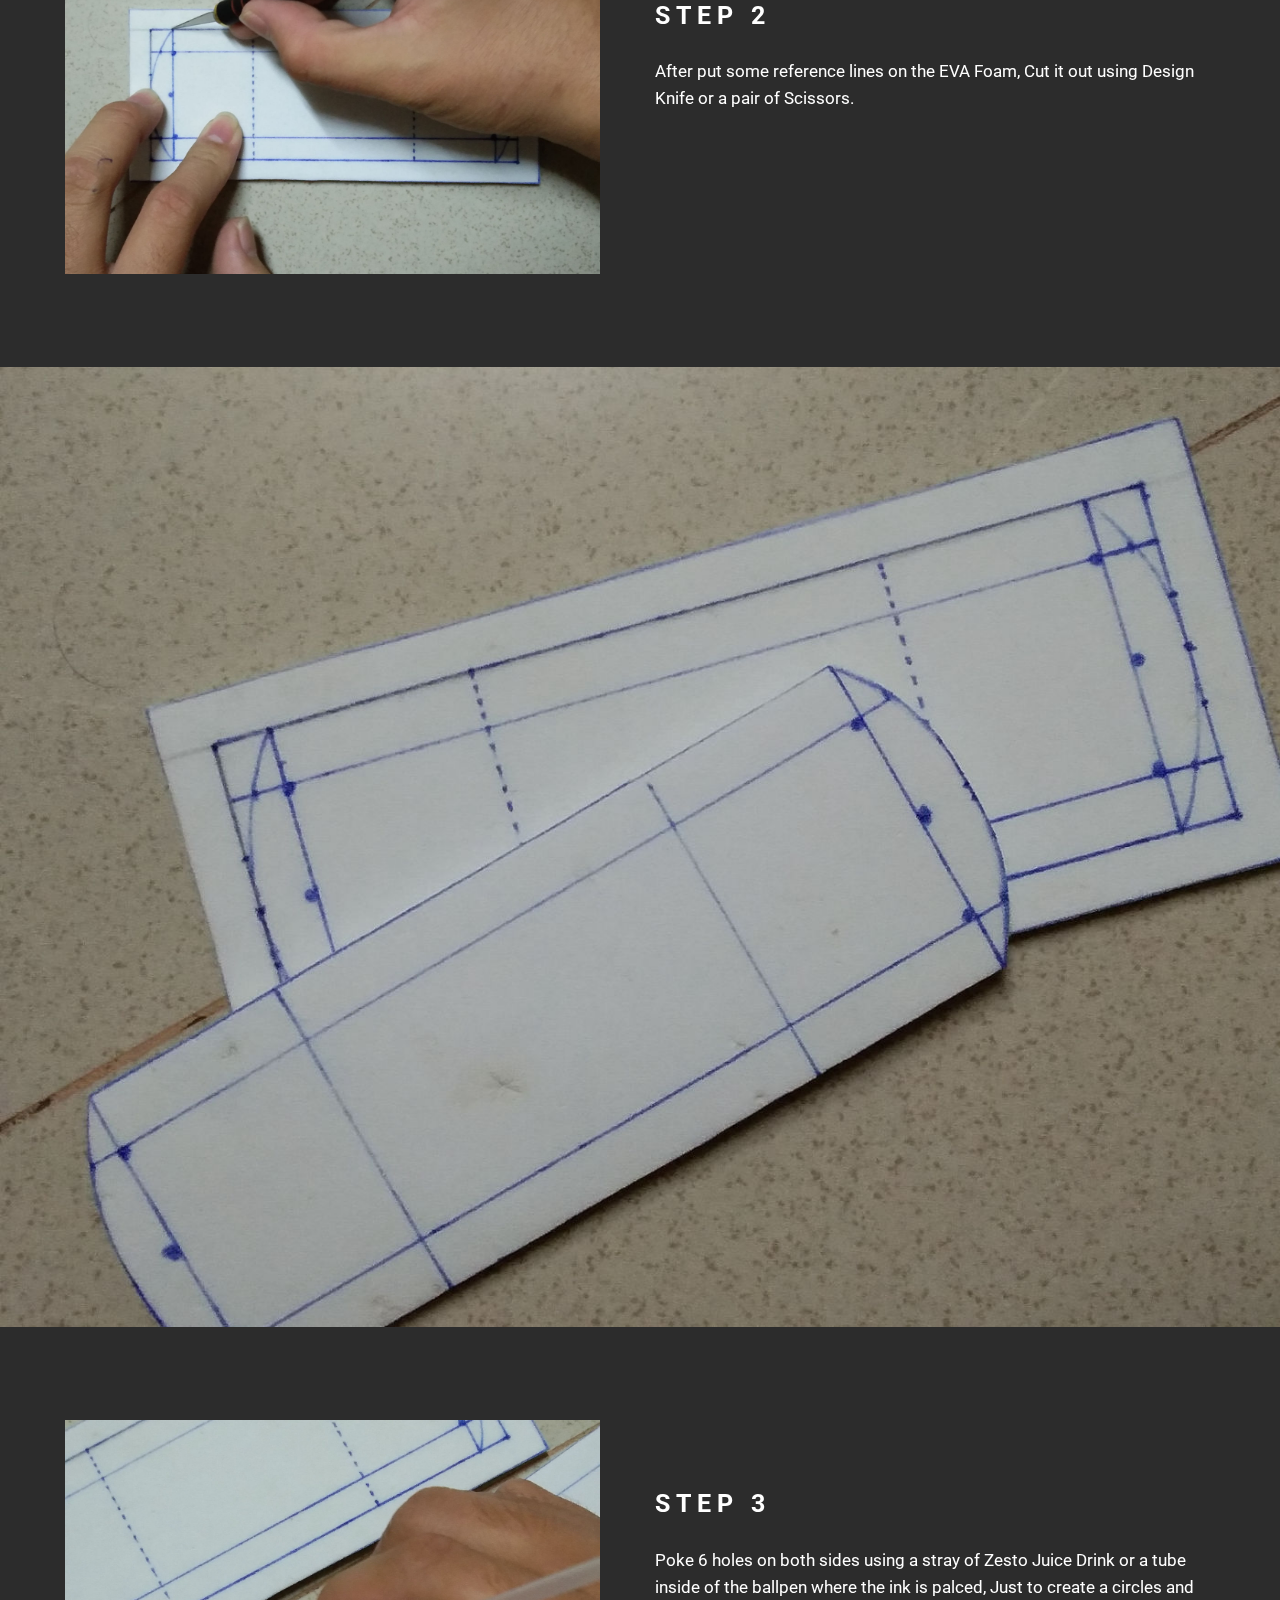
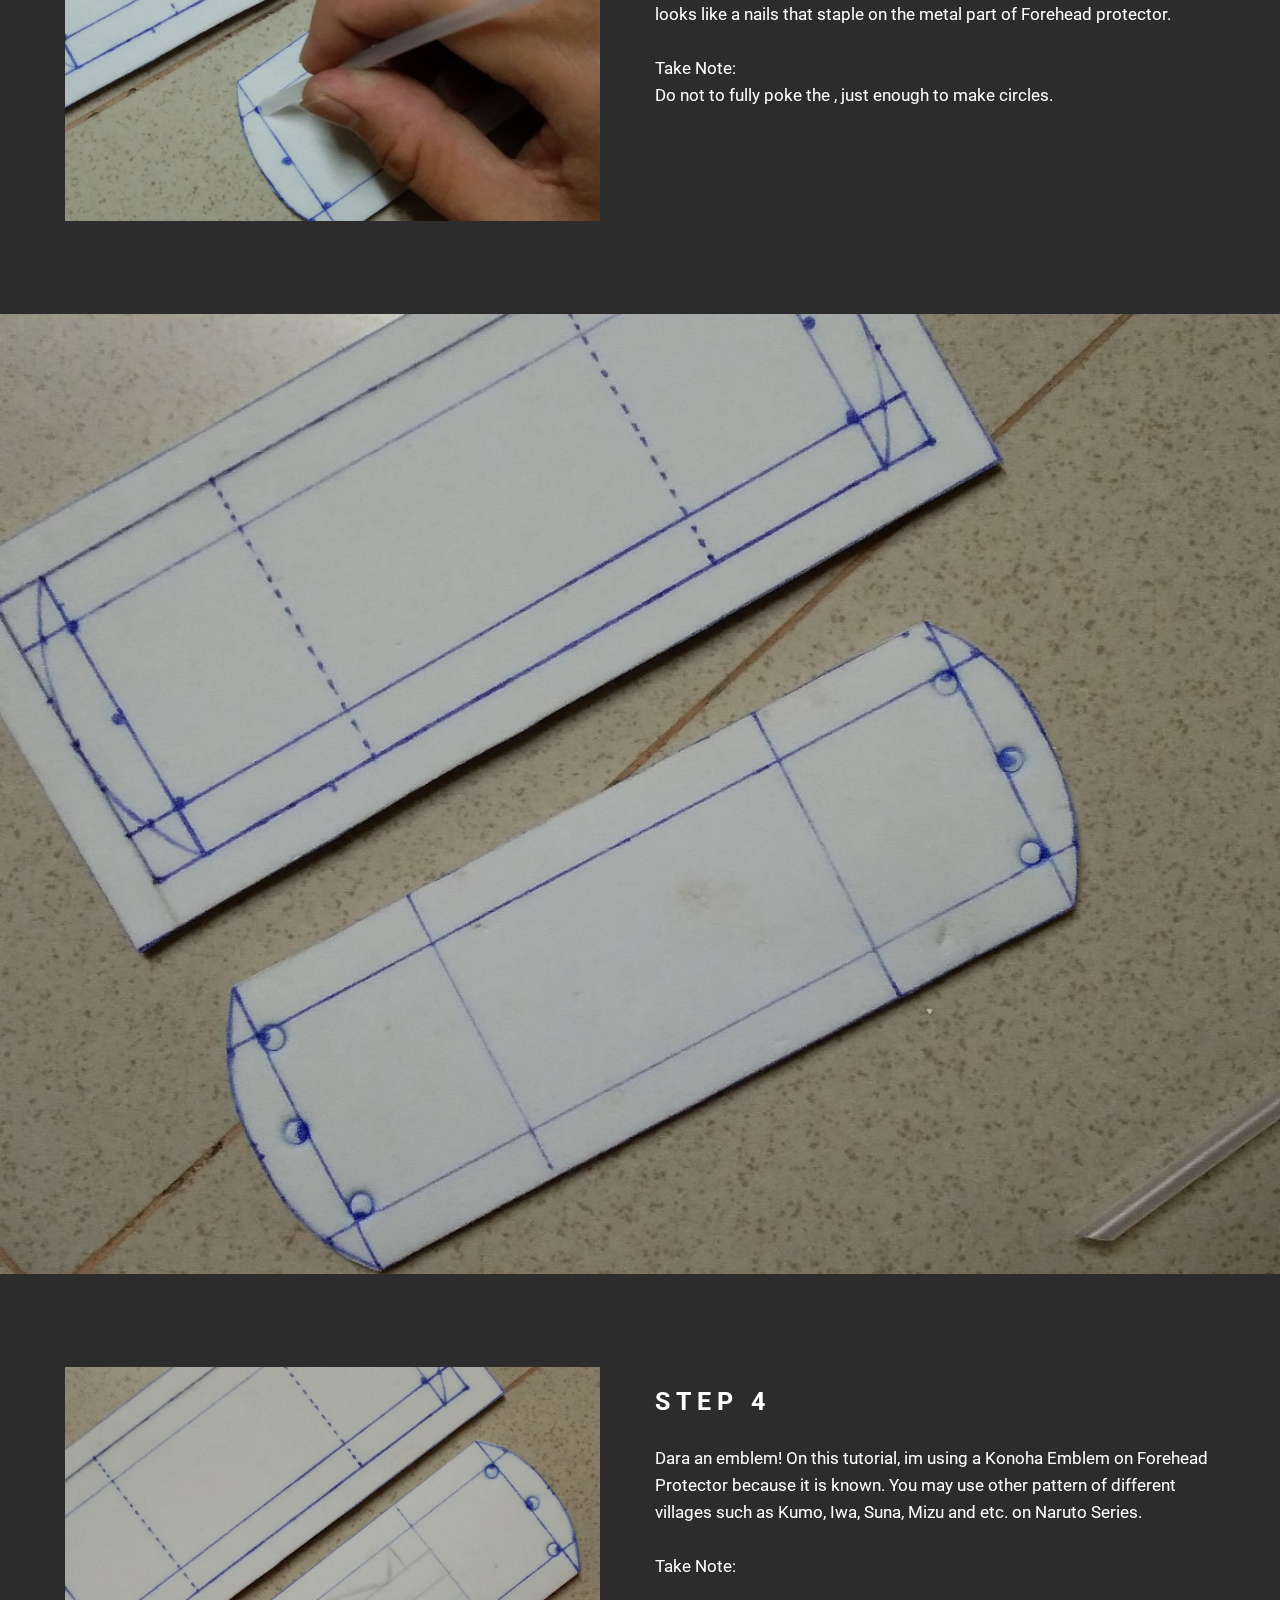
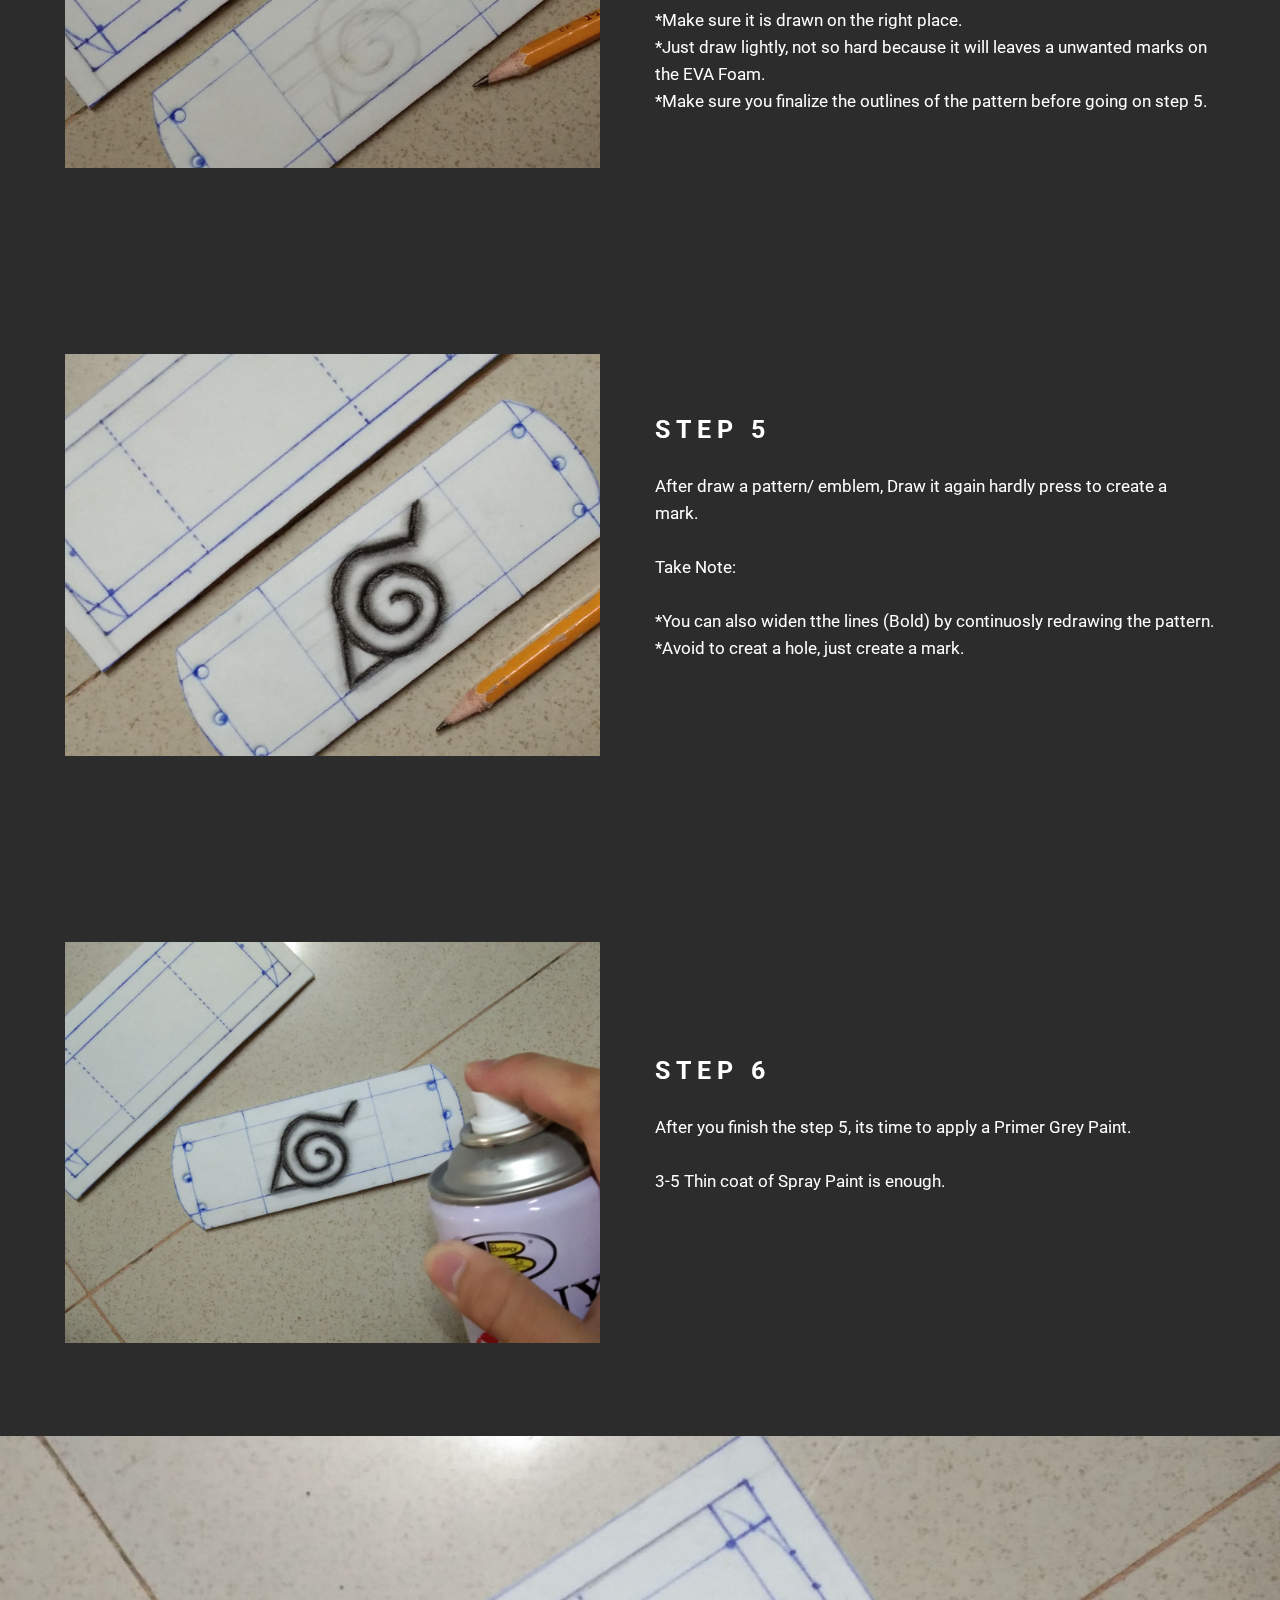
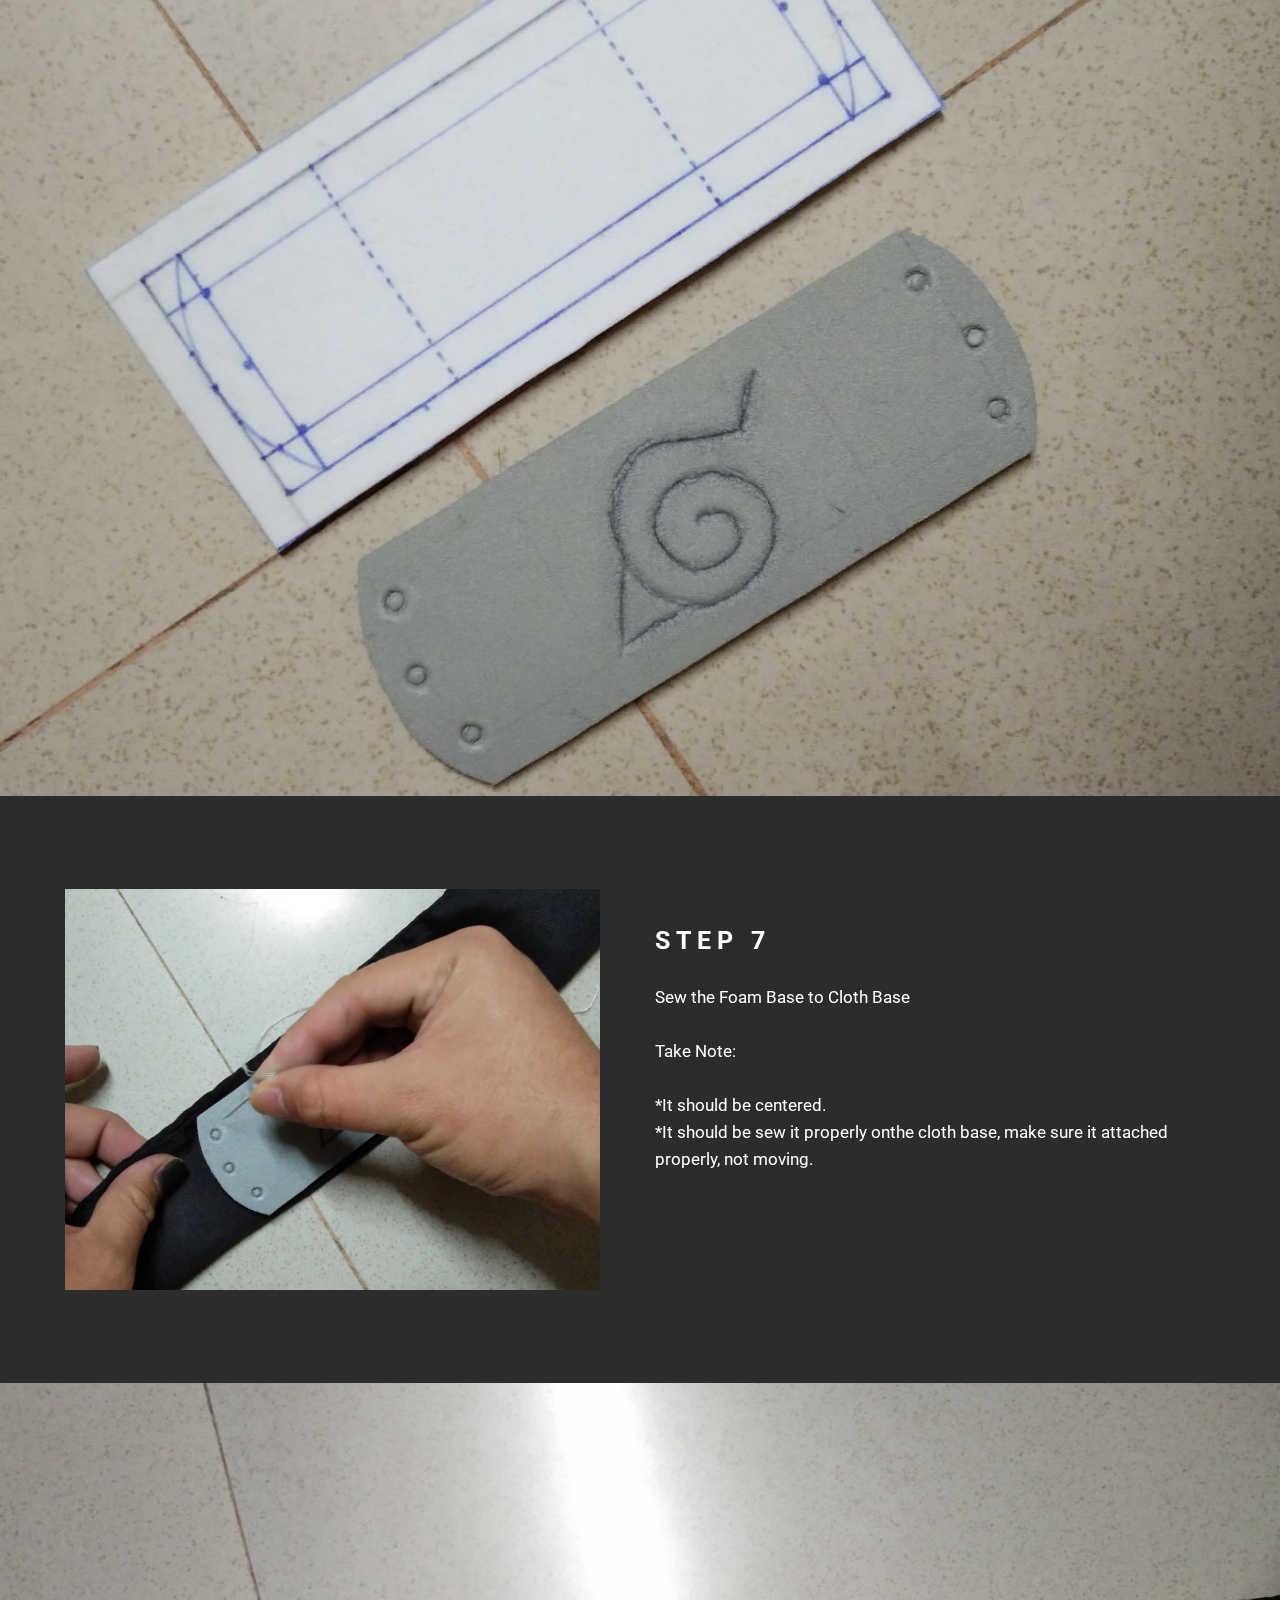
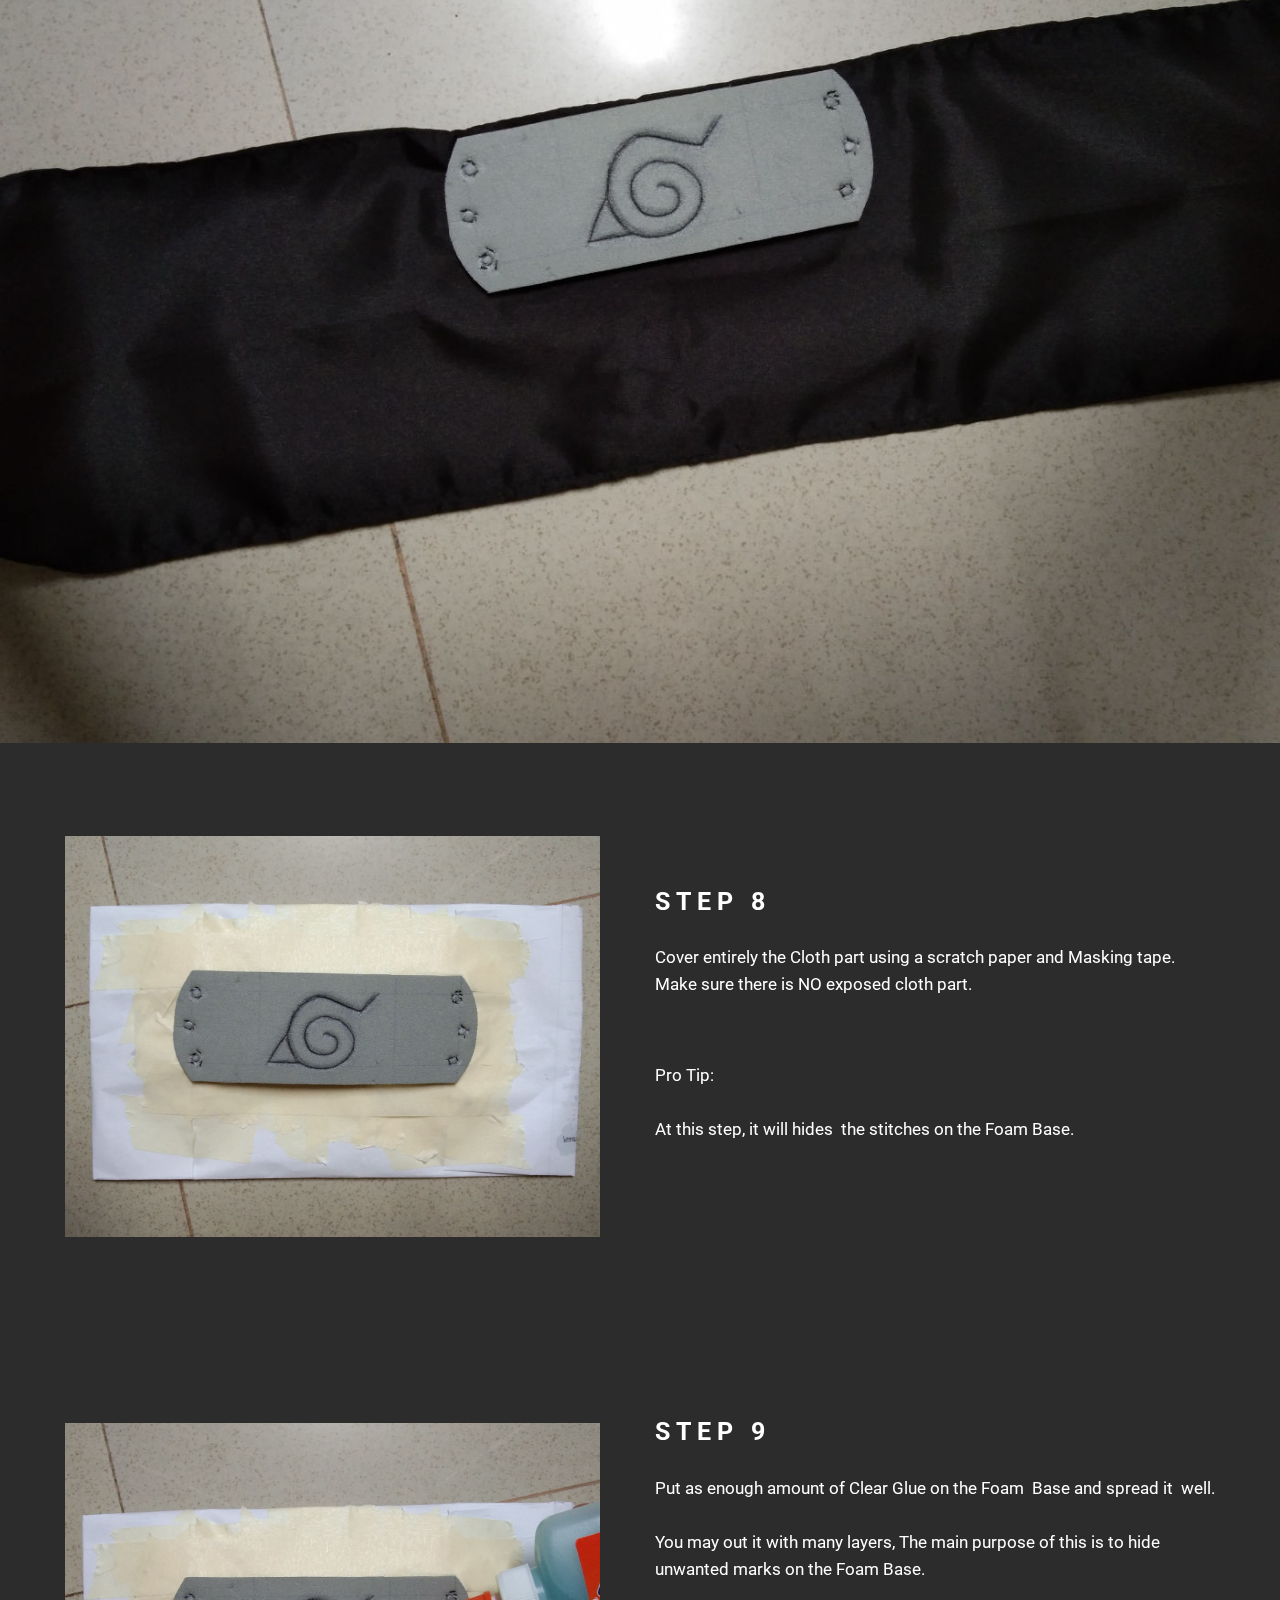
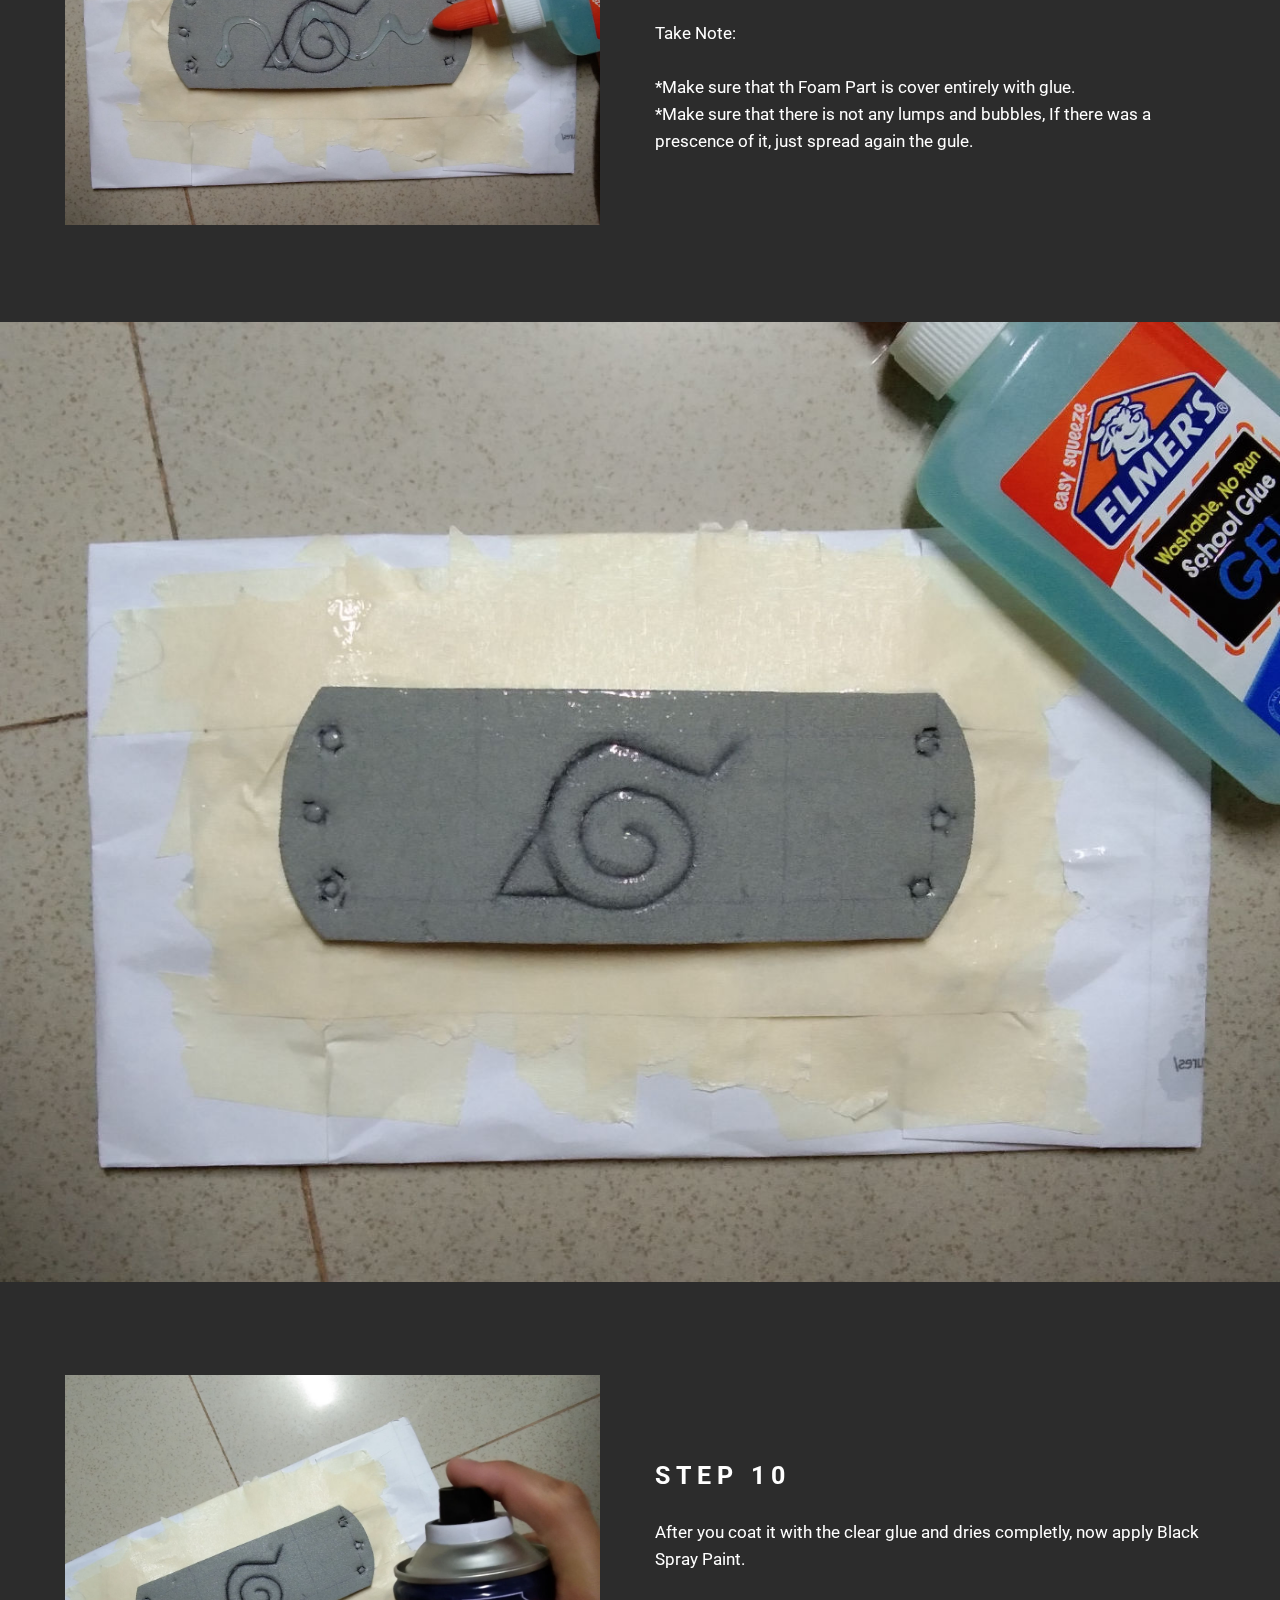
<file: page1.html>
<!DOCTYPE html>
<html  >
<head>
  <!-- Site made with Mobirise Website Builder v4.11.6, https://mobirise.com -->
  <meta charset="UTF-8">
  <meta http-equiv="X-UA-Compatible" content="IE=edge">
  <meta name="generator" content="Mobirise v4.11.6, mobirise.com">
  <meta name="viewport" content="width=device-width, initial-scale=1, minimum-scale=1">
  <link rel="shortcut icon" href="assets/images/ninja-logo-mascot-5-128x128.jpeg" type="image/x-icon">
  <meta name="description" content="">
  
  <title>NARUTO FOREHEAD PROTECTORS</title>
  <link rel="stylesheet" href="https://fonts.googleapis.com/css?family=Roboto:700,400&subset=cyrillic,latin,greek,vietnamese">
  <link rel="stylesheet" href="assets/bootstrap/css/bootstrap.min.css">
  <link rel="stylesheet" href="assets/animatecss/animate.min.css">
  <link rel="stylesheet" href="assets/mobirise/css/style.css">
  <link rel="stylesheet" href="assets/mobirise-gallery/style.css">
  <link rel="stylesheet" href="assets/mobirise-slider/style.css">
  <link rel="preload" as="style" href="assets/mobirise/css/mbr-additional.css"><link rel="stylesheet" href="assets/mobirise/css/mbr-additional.css" type="text/css">
  
  
  
</head>
<body>
  <section class="mbr-navbar mbr-navbar--freeze mbr-navbar--absolute mbr-navbar--sticky mbr-navbar--collapsed" id="ext_menu-19" data-rv-view="74">
    <div class="mbr-navbar__section mbr-section">
        <div class="mbr-section__container container">
            <div class="mbr-navbar__container">
                <div class="mbr-navbar__column mbr-navbar__column--s mbr-navbar__brand">
                    <span class="mbr-navbar__brand-link mbr-brand mbr-brand--inline">
                        <span class="mbr-brand__logo"><a href="https://mobirise.com"><img src="assets/images/ninja-logo-mascot-5-128x128.jpeg" class="mbr-navbar__brand-img mbr-brand__img" alt="Mobirise"></a></span>
                        <span class="mbr-brand__name"><a class="mbr-brand__name text-white" href="index.html">SHINOBUILD</a></span>
                    </span>
                </div>
                <div class="mbr-navbar__hamburger mbr-hamburger"><span class="mbr-hamburger__line"></span></div>
                <div class="mbr-navbar__column mbr-navbar__menu">
                    <nav class="mbr-navbar__menu-box mbr-navbar__menu-box--inline-right">
                        <div class="mbr-navbar__column">
                            <ul class="mbr-navbar__items mbr-navbar__items--right float-left mbr-buttons mbr-buttons--freeze mbr-buttons--right btn-decorator mbr-buttons--activated mbr-buttons--only-links"><li class="mbr-navbar__item"><a class="mbr-buttons__link btn text-white" href="index.html">HOME</a></li> <li class="mbr-navbar__item"><a class="mbr-buttons__link btn text-white" href="page6.html">PICTURES</a></li> <li class="mbr-navbar__item"><a class="mbr-buttons__link btn text-white" href="page7.html">VIDEOS</a></li><li class="mbr-navbar__item"><a class="mbr-buttons__link btn text-white" href="page8.html">DOCUMENTATIONS</a></li><li class="mbr-navbar__item"><a class="mbr-buttons__link btn text-white" href="page9.html">ABOUT US</a></li></ul>                            
                            
                        </div>
                    </nav>
                </div>
            </div>
        </div>
    </div>
</section>

<section class="engine"><a href="https://mobirise.info/t">amp template</a></section><section class="mbr-box mbr-section mbr-section--relative mbr-section--fixed-size mbr-section--full-height mbr-section--bg-adapted mbr-parallax-background mbr-after-navbar" id="header1-7u" data-rv-view="76" style="background-image: url(assets/images/naruto-team-7-1-1124x923.png);">
    <div class="mbr-box__magnet mbr-box__magnet--sm-padding mbr-box__magnet--center-left">
        <div class="mbr-overlay" style="opacity: 0.5; background-color: rgb(34, 34, 34);"></div>
        <div class="mbr-box__container mbr-section__container container">
            <div class="mbr-box mbr-box--stretched"><div class="mbr-box__magnet mbr-box__magnet--center-left">
                <div class="row"><div class=" col-sm-6 col-sm-offset-6">
                    <div class="mbr-hero animated fadeInUp">
                        <h1 class="mbr-hero__text"><em>NARUTO<br>FOREHEAD </em><br><em>PROTECTOR</em></h1>
                        
                    </div>
                    
                </div></div>
            </div></div>
        </div>
        
    </div>
</section>

<section class="mbr-section mbr-section--relative" id="msg-box4-6j" data-rv-view="79" style="background-color: rgb(44, 44, 44);">
    
    <div class="mbr-section__container mbr-section__container--isolated container" style="padding-top: 93px; padding-bottom: 93px;">
        <div class="row">
            <div class="mbr-box mbr-box--fixed mbr-box--adapted">
                <div class="mbr-box__magnet mbr-box__magnet--top-right mbr-section__left col-sm-6 image-size" style="width: 50%;">
                    <figure class="mbr-figure mbr-figure--adapted mbr-figure--caption-inside-bottom mbr-figure--full-width"><img src="assets/images/forehead-protector-1400x1050.png" class="mbr-figure__img"></figure>
                </div>
                <div class="mbr-box__magnet mbr-class-mbr-box__magnet--center-left col-sm-6 content-size mbr-section__right">
                    <div class="mbr-section__container mbr-section__container--middle">
                        <div class="mbr-header mbr-header--auto-align mbr-header--wysiwyg">
                            <h3 class="mbr-header__text">NARUTO FOREHEAD PROTECTOR</h3>
                            
                        </div>
                    </div>
                    <div class="mbr-section__container mbr-section__container--middle">
                        <div class="mbr-article mbr-article--auto-align mbr-article--wysiwyg"><p>Forehead protectors are usually worn as a sign of pride and fealty for one's village. Ninja consider it an honourable, important part of their tradition, and make a point of wearing it at all times, especially when sparring with a comrade from the same village. Forehead protectors are usually worn as a sign of pride and fealty for one's village. Ninja consider it an honourable, important part of their tradition, and make a point of wearing it at all times, especially when sparring with a comrade from the same village.&nbsp;</p><p><br></p><p>Source: https://naruto.fandom.com/wiki/Forehead_Protector</p></div>
                    </div>
                    
                </div>
                
            </div>
        </div>
    </div>
</section>

<section class="mbr-section" id="header3-6k" data-rv-view="82">
    <div class="mbr-section__container container mbr-section__container--isolated">
        <div class="mbr-header mbr-header--wysiwyg row">
            <div class="col-sm-8 col-sm-offset-2">
                <h3 class="mbr-header__text">LET'S START...</h3>
                
            </div>
        </div>
    </div>
</section>

<section class="mbr-section mbr-section--relative" id="msg-box4-3p" data-rv-view="84" style="background-color: rgb(44, 44, 44);">
    
    <div class="mbr-section__container mbr-section__container--isolated container" style="padding-top: 93px; padding-bottom: 93px;">
        <div class="row">
            <div class="mbr-box mbr-box--fixed mbr-box--adapted">
                <div class="mbr-box__magnet mbr-box__magnet--top-right mbr-section__left col-sm-6 image-size" style="width: 50%;">
                    <figure class="mbr-figure mbr-figure--adapted mbr-figure--caption-inside-bottom mbr-figure--full-width"><img src="assets/images/img-20191209-1210501-1400x1050.jpg" class="mbr-figure__img"></figure>
                </div>
                <div class="mbr-box__magnet mbr-class-mbr-box__magnet--center-left col-sm-6 content-size mbr-section__right">
                    <div class="mbr-section__container mbr-section__container--middle">
                        <div class="mbr-header mbr-header--auto-align mbr-header--wysiwyg">
                            <h3 class="mbr-header__text">STEP 1<br></h3>
                            
                        </div>
                    </div>
                    <div class="mbr-section__container mbr-section__container--middle">
                        <div class="mbr-article mbr-article--auto-align mbr-article--wysiwyg">Prepare tools and materials:<br><br>EVA Foam<br>BOSNY Spray Paint Primer Grey<br>BOSNY Spray Paint Black<br>BOSNY Spray Paint Silver<br>PYLOX Lazer Spray Paint Clear<br>Elmers Clear Glue<br>Permanent Marker (Black)<br>Calligraphy Pen 1.0<br>Mongol Pencil<br>Design Knife<br>Scissors<br>Black Cloth<br><br></div>
                    </div>
                    
                </div>
                
            </div>
        </div>
    </div>
</section>

<section class="mbr-section mbr-section--relative" id="msg-box4-3r" data-rv-view="87" style="background-color: rgb(44, 44, 44);">
    
    <div class="mbr-section__container mbr-section__container--isolated container" style="padding-top: 93px; padding-bottom: 93px;">
        <div class="row">
            <div class="mbr-box mbr-box--fixed mbr-box--adapted">
                <div class="mbr-box__magnet mbr-box__magnet--top-right mbr-section__left col-sm-6 image-size" style="width: 50%;">
                    <figure class="mbr-figure mbr-figure--adapted mbr-figure--caption-inside-bottom mbr-figure--full-width"><img src="assets/images/img-20191209-1034481-1400x1050.jpg" class="mbr-figure__img"></figure>
                </div>
                <div class="mbr-box__magnet mbr-class-mbr-box__magnet--center-left col-sm-6 content-size mbr-section__right">
                    <div class="mbr-section__container mbr-section__container--middle">
                        <div class="mbr-header mbr-header--auto-align mbr-header--wysiwyg">
                            <h3 class="mbr-header__text"></h3>
                            
                        </div>
                    </div>
                    <div class="mbr-section__container mbr-section__container--middle">
                        <div class="mbr-article mbr-article--auto-align mbr-article--wysiwyg">This material are available on my Country, You can use your local materials that avalable on your country</div>
                    </div>
                    
                </div>
                
            </div>
        </div>
    </div>
</section>

<section class="mbr-section mbr-section--relative" id="msg-box4-3s" data-rv-view="90" style="background-color: rgb(44, 44, 44);">
    
    <div class="mbr-section__container mbr-section__container--isolated container" style="padding-top: 93px; padding-bottom: 93px;">
        <div class="row">
            <div class="mbr-box mbr-box--fixed mbr-box--adapted">
                <div class="mbr-box__magnet mbr-box__magnet--top-right mbr-section__left col-sm-6 image-size" style="width: 50%;">
                    <figure class="mbr-figure mbr-figure--adapted mbr-figure--caption-inside-bottom mbr-figure--full-width"><img src="assets/images/img-20191209-1037051-1400x1050.jpg" class="mbr-figure__img"></figure>
                </div>
                <div class="mbr-box__magnet mbr-class-mbr-box__magnet--center-left col-sm-6 content-size mbr-section__right">
                    <div class="mbr-section__container mbr-section__container--middle">
                        <div class="mbr-header mbr-header--auto-align mbr-header--wysiwyg">
                            <h3 class="mbr-header__text"></h3>
                            
                        </div>
                    </div>
                    <div class="mbr-section__container mbr-section__container--middle">
                        <div class="mbr-article mbr-article--auto-align mbr-article--wysiwyg">This is the right thickness of the EVA Foam that is right for the Naruto Forehead Protectors.</div>
                    </div>
                    
                </div>
                
            </div>
        </div>
    </div>
</section>

<section class="mbr-section mbr-section--relative" id="msg-box4-3t" data-rv-view="93" style="background-color: rgb(44, 44, 44);">
    
    <div class="mbr-section__container mbr-section__container--isolated container" style="padding-top: 93px; padding-bottom: 93px;">
        <div class="row">
            <div class="mbr-box mbr-box--fixed mbr-box--adapted">
                <div class="mbr-box__magnet mbr-box__magnet--top-right mbr-section__left col-sm-6 image-size" style="width: 50%;">
                    <figure class="mbr-figure mbr-figure--adapted mbr-figure--caption-inside-bottom mbr-figure--full-width"><img src="assets/images/img-20191209-2123381-1400x1050.jpg" class="mbr-figure__img"></figure>
                </div>
                <div class="mbr-box__magnet mbr-class-mbr-box__magnet--center-left col-sm-6 content-size mbr-section__right">
                    <div class="mbr-section__container mbr-section__container--middle">
                        <div class="mbr-header mbr-header--auto-align mbr-header--wysiwyg">
                            <h3 class="mbr-header__text">BASE CLOTH</h3>
                            
                        </div>
                    </div>
                    <div class="mbr-section__container mbr-section__container--middle">
                        <div class="mbr-article mbr-article--auto-align mbr-article--wysiwyg"><p>Same format as Usui Blindfold.&nbsp;</p><p><br></p><p>Refer measurements below.</p></div>
                    </div>
                    
                </div>
                
            </div>
        </div>
    </div>
</section>

<section class="mbr-section" id="image2-5h" data-rv-view="96">
    <div class="mbr-section__container container mbr-section__container--isolated">
        <div class="row">
            <div class="col-sm-8 col-sm-offset-2">
                <figure class="mbr-figure mbr-figure--wysiwyg mbr-figure--full-width mbr-figure--caption-outside-bottom mbr-figure--no-bg">

                    <div><img src="assets/images/img-20191209-0008-new-1400x655.jpg" class="mbr-figure__img"></div>
                    <figcaption class="mbr-figure__caption mbr-figure__caption--no-padding">
                        <small class="mbr-figure__caption-small">This is the measurements for the Base Cloth of Naruto Forehead Protector, Same format as Usui Blindfold.</small>
                    </figcaption>
                </figure>
            </div>
        </div>
    </div>
</section>

<section class="mbr-section mbr-section--relative mbr-section--short-paddings" id="msg-box1-5n" data-rv-view="98" style="background-color: rgb(60, 60, 60);">

    

    <div class="mbr-section__container mbr-section__container--isolated container" style="padding-top: 60px; padding-bottom: 60px;">
        <div class="row">
            <div class="mbr-box mbr-box--fixed mbr-box--adapted">
                <div class="mbr-box__magnet mbr-box__magnet--top-left mbr-section__left col-sm-8">
                    <div class="mbr-section__container">
                        <div class="mbr-header mbr-header--auto-align mbr-header--wysiwyg">
                            <h3 class="mbr-header__text">FOR THE FOAM BASE...</h3>
                        </div>
                    </div>
                    
                </div>
                <div class="mbr-box__magnet mbr-box__magnet--top-left mbr-section__right col-sm-4">
                    
                </div>
            </div>
        </div>
    </div>

</section>

<section class="mbr-section" id="image2-5i" data-rv-view="101">
    <div class="mbr-section__container container mbr-section__container--isolated">
        <div class="row">
            <div class="col-sm-8 col-sm-offset-2">
                <figure class="mbr-figure mbr-figure--wysiwyg mbr-figure--full-width mbr-figure--caption-outside-bottom mbr-figure--no-bg">

                    <div><img src="assets/images/img-20191209-0009-new-1400x878.jpg" class="mbr-figure__img"></div>
                    <figcaption class="mbr-figure__caption mbr-figure__caption--no-padding">
                        <small class="mbr-figure__caption-small">This is for the measurements for Foam Base,&nbsp;</small>
                    </figcaption>
                </figure>
            </div>
        </div>
    </div>
</section>

<section class="mbr-section mbr-section--relative mbr-section--short-paddings" id="msg-box1-5m" data-rv-view="103" style="background-color: rgb(60, 60, 60);">

    

    <div class="mbr-section__container mbr-section__container--isolated container" style="padding-top: 60px; padding-bottom: 60px;">
        <div class="row">
            <div class="mbr-box mbr-box--fixed mbr-box--adapted">
                <div class="mbr-box__magnet mbr-box__magnet--top-left mbr-section__left col-sm-8">
                    <div class="mbr-section__container">
                        <div class="mbr-header mbr-header--auto-align mbr-header--wysiwyg">
                            <h3 class="mbr-header__text">MEASUREMENT REFERENCES...</h3>
                        </div>
                    </div>
                    
                </div>
                <div class="mbr-box__magnet mbr-box__magnet--top-left mbr-section__right col-sm-4">
                    
                </div>
            </div>
        </div>
    </div>

</section>

<section class="mbr-gallery mbr-section mbr-section--no-padding" id="gallery1-69" data-rv-view="106" style="background-color: rgb(76, 105, 114);">
    <!-- Gallery -->
    <div class=" mbr-gallery-layout-default">
        <div>
            <div class="row mbr-gallery-row no-gutter">

                <div class="col-lg-3 col-md-4 col-sm-6 col-xs-12 mbr-gallery-item">

                     

                    <a href="#lb-gallery1-69" data-slide-to="0" data-toggle="modal">
                        <img src="assets/images/img-20191209-2250231-2000x1500-800x600.jpg" alt="" title="">
                        <span class="icon glyphicon glyphicon-zoom-in"></span>
                    </a>
                </div><div class="col-lg-3 col-md-4 col-sm-6 col-xs-12 mbr-gallery-item">

                     

                    <a href="#lb-gallery1-69" data-slide-to="1" data-toggle="modal">
                        <img src="assets/images/img-20191209-2251021-2000x1500-800x600.jpg" alt="" title="">
                        <span class="icon glyphicon glyphicon-zoom-in"></span>
                    </a>
                </div><div class="col-lg-3 col-md-4 col-sm-6 col-xs-12 mbr-gallery-item">

                     

                    <a href="#lb-gallery1-69" data-slide-to="2" data-toggle="modal">
                        <img src="assets/images/img-20191209-2252261-2000x1500-800x600.jpg" alt="" title="">
                        <span class="icon glyphicon glyphicon-zoom-in"></span>
                    </a>
                </div><div class="col-lg-3 col-md-4 col-sm-6 col-xs-12 mbr-gallery-item">

                     

                    <a href="#lb-gallery1-69" data-slide-to="3" data-toggle="modal">
                        <img src="assets/images/img-20191209-2252411-2000x1500-800x600.jpg" alt="" title="">
                        <span class="icon glyphicon glyphicon-zoom-in"></span>
                    </a>
                </div><div class="col-lg-3 col-md-4 col-sm-6 col-xs-12 mbr-gallery-item">

                     

                    <a href="#lb-gallery1-69" data-slide-to="4" data-toggle="modal">
                        <img src="assets/images/img-20191209-2253021-2000x1500-800x600.jpg" alt="" title="">
                        <span class="icon glyphicon glyphicon-zoom-in"></span>
                    </a>
                </div><div class="col-lg-3 col-md-4 col-sm-6 col-xs-12 mbr-gallery-item">

                     

                    <a href="#lb-gallery1-69" data-slide-to="5" data-toggle="modal">
                        <img src="assets/images/img-20191209-2253161-2000x1500-800x600.jpg" alt="" title="">
                        <span class="icon glyphicon glyphicon-zoom-in"></span>
                    </a>
                </div><div class="col-lg-3 col-md-4 col-sm-6 col-xs-12 mbr-gallery-item">

                     

                    <a href="#lb-gallery1-69" data-slide-to="6" data-toggle="modal">
                        <img src="assets/images/img-20191209-2253281-2000x1500-800x600.jpg" alt="" title="">
                        <span class="icon glyphicon glyphicon-zoom-in"></span>
                    </a>
                </div><div class="col-lg-3 col-md-4 col-sm-6 col-xs-12 mbr-gallery-item">

                     

                    <a href="#lb-gallery1-69" data-slide-to="7" data-toggle="modal">
                        <img src="assets/images/img-20191218-0230291-2000x1500-800x600.jpg" alt="" title="">
                        <span class="icon glyphicon glyphicon-zoom-in"></span>
                    </a>
                </div>
            </div>
        </div>
        <div class="clearfix"></div>
    </div>

    <!-- Lightbox -->
    <div data-app-prevent-settings="" class="mbr-slider modal fade carousel slide" tabindex="-1" data-keyboard="true" data-interval="false" id="lb-gallery1-69">
        <div class="modal-dialog">
            <div class="modal-content">
                <div class="modal-body">
                    <ol class="carousel-indicators">
                        <li data-app-prevent-settings="" data-target="#lb-gallery1-69" data-slide-to="0"></li><li data-app-prevent-settings="" data-target="#lb-gallery1-69" data-slide-to="1"></li><li data-app-prevent-settings="" data-target="#lb-gallery1-69" data-slide-to="2"></li><li data-app-prevent-settings="" data-target="#lb-gallery1-69" data-slide-to="3"></li><li data-app-prevent-settings="" data-target="#lb-gallery1-69" data-slide-to="4"></li><li data-app-prevent-settings="" data-target="#lb-gallery1-69" data-slide-to="5"></li><li data-app-prevent-settings="" data-target="#lb-gallery1-69" data-slide-to="6"></li><li data-app-prevent-settings="" data-target="#lb-gallery1-69" class=" active" data-slide-to="7"></li>
                    </ol>
                    <div class="carousel-inner">
                        <div class="item">
                            <img src="assets/images/img-20191209-2250231-2000x1500.jpg" alt="" title="">
                        </div><div class="item">
                            <img src="assets/images/img-20191209-2251021-2000x1500.jpg" alt="" title="">
                        </div><div class="item">
                            <img src="assets/images/img-20191209-2252261-2000x1500.jpg" alt="" title="">
                        </div><div class="item">
                            <img src="assets/images/img-20191209-2252411-2000x1500.jpg" alt="" title="">
                        </div><div class="item">
                            <img src="assets/images/img-20191209-2253021-2000x1500.jpg" alt="" title="">
                        </div><div class="item">
                            <img src="assets/images/img-20191209-2253161-2000x1500.jpg" alt="" title="">
                        </div><div class="item">
                            <img src="assets/images/img-20191209-2253281-2000x1500.jpg" alt="" title="">
                        </div><div class="item active">
                            <img src="assets/images/img-20191218-0230291-2000x1500.jpg" alt="" title="">
                        </div>
                    </div>
                    <a class="left carousel-control" role="button" data-slide="prev" href="#lb-gallery1-69">
                        <span class="glyphicon glyphicon-menu-left" aria-hidden="true"></span>
                        <span class="sr-only">Previous</span>
                    </a>
                    <a class="right carousel-control" role="button" data-slide="next" href="#lb-gallery1-69">
                        <span class="glyphicon glyphicon-menu-right" aria-hidden="true"></span>
                        <span class="sr-only">Next</span>
                    </a>

                    <a class="close" href="#" role="button" data-dismiss="modal">
                        <span class="glyphicon glyphicon-remove" aria-hidden="true"></span>
                        <span class="sr-only">Close</span>
                    </a>
                </div>
            </div>
        </div>
    </div>
</section>

<section class="mbr-section mbr-section--relative" id="msg-box4-3u" data-rv-view="141" style="background-color: rgb(44, 44, 44);">
    
    <div class="mbr-section__container mbr-section__container--isolated container" style="padding-top: 93px; padding-bottom: 93px;">
        <div class="row">
            <div class="mbr-box mbr-box--fixed mbr-box--adapted">
                <div class="mbr-box__magnet mbr-box__magnet--top-right mbr-section__left col-sm-6 image-size" style="width: 50%;">
                    <figure class="mbr-figure mbr-figure--adapted mbr-figure--caption-inside-bottom mbr-figure--full-width"><img src="assets/images/img-20191209-2256241-1400x1050.jpg" class="mbr-figure__img"></figure>
                </div>
                <div class="mbr-box__magnet mbr-class-mbr-box__magnet--center-left col-sm-6 content-size mbr-section__right">
                    <div class="mbr-section__container mbr-section__container--middle">
                        <div class="mbr-header mbr-header--auto-align mbr-header--wysiwyg">
                            <h3 class="mbr-header__text">STEP 2</h3>
                            
                        </div>
                    </div>
                    <div class="mbr-section__container mbr-section__container--middle">
                        <div class="mbr-article mbr-article--auto-align mbr-article--wysiwyg">After put some reference lines on the EVA Foam, Cut it out using Design Knife or a pair of Scissors.</div>
                    </div>
                    
                </div>
                
            </div>
        </div>
    </div>
</section>

<section class="mbr-figure mbr-figure--wysiwyg mbr-figure--full-width mbr-figure--caption-inside-bottom" id="image1-6l" data-rv-view="144">

    <div><img src="assets/images/img-20191209-2305481-1400x1050.jpg" class="mbr-figure__img"></div>
    
</section>

<section class="mbr-section mbr-section--relative" id="msg-box4-3w" data-rv-view="146" style="background-color: rgb(44, 44, 44);">
    
    <div class="mbr-section__container mbr-section__container--isolated container" style="padding-top: 93px; padding-bottom: 93px;">
        <div class="row">
            <div class="mbr-box mbr-box--fixed mbr-box--adapted">
                <div class="mbr-box__magnet mbr-box__magnet--top-right mbr-section__left col-sm-6 image-size" style="width: 50%;">
                    <figure class="mbr-figure mbr-figure--adapted mbr-figure--caption-inside-bottom mbr-figure--full-width"><img src="assets/images/img-20191209-2307161-1400x1050.jpg" class="mbr-figure__img"></figure>
                </div>
                <div class="mbr-box__magnet mbr-class-mbr-box__magnet--center-left col-sm-6 content-size mbr-section__right">
                    <div class="mbr-section__container mbr-section__container--middle">
                        <div class="mbr-header mbr-header--auto-align mbr-header--wysiwyg">
                            <h3 class="mbr-header__text">STEP 3</h3>
                            
                        </div>
                    </div>
                    <div class="mbr-section__container mbr-section__container--middle">
                        <div class="mbr-article mbr-article--auto-align mbr-article--wysiwyg"><p>Poke 6 holes on both sides using a stray of Zesto Juice Drink or a tube inside of the ballpen where the ink is palced, Just to create a circles and looks like a nails that staple on the metal part of Forehead protector.<br><br>Take Note:<br>Do not to fully poke the , just enough to make circles.</p></div>
                    </div>
                    
                </div>
                
            </div>
        </div>
    </div>
</section>

<section class="mbr-figure mbr-figure--wysiwyg mbr-figure--full-width mbr-figure--caption-inside-bottom" id="image1-6m" data-rv-view="149">

    <div><img src="assets/images/img-20191209-2317011-1400x1050.jpg" class="mbr-figure__img"></div>
    
</section>

<section class="mbr-section mbr-section--relative" id="msg-box4-3y" data-rv-view="151" style="background-color: rgb(44, 44, 44);">
    
    <div class="mbr-section__container mbr-section__container--isolated container" style="padding-top: 93px; padding-bottom: 93px;">
        <div class="row">
            <div class="mbr-box mbr-box--fixed mbr-box--adapted">
                <div class="mbr-box__magnet mbr-box__magnet--top-right mbr-section__left col-sm-6 image-size" style="width: 50%;">
                    <figure class="mbr-figure mbr-figure--adapted mbr-figure--caption-inside-bottom mbr-figure--full-width"><img src="assets/images/img-20191210-0902451-1400x1050.jpg" class="mbr-figure__img"></figure>
                </div>
                <div class="mbr-box__magnet mbr-class-mbr-box__magnet--center-left col-sm-6 content-size mbr-section__right">
                    <div class="mbr-section__container mbr-section__container--middle">
                        <div class="mbr-header mbr-header--auto-align mbr-header--wysiwyg">
                            <h3 class="mbr-header__text">STEP 4</h3>
                            
                        </div>
                    </div>
                    <div class="mbr-section__container mbr-section__container--middle">
                        <div class="mbr-article mbr-article--auto-align mbr-article--wysiwyg">Dara an emblem! On this tutorial, im using a Konoha Emblem on Forehead Protector because it is known. You may use other pattern of different villages such as Kumo, Iwa, Suna, Mizu and etc. on Naruto Series.<br><br>Take Note:<br><br>*Make sure it is drawn on the right place.<br>*Just draw lightly, not so hard because it will leaves a unwanted marks on the EVA Foam.<br>*Make sure you finalize the outlines of the pattern before going on step 5.</div>
                    </div>
                    
                </div>
                
            </div>
        </div>
    </div>
</section>

<section class="mbr-section mbr-section--relative" id="msg-box4-3x" data-rv-view="154" style="background-color: rgb(44, 44, 44);">
    
    <div class="mbr-section__container mbr-section__container--isolated container" style="padding-top: 93px; padding-bottom: 93px;">
        <div class="row">
            <div class="mbr-box mbr-box--fixed mbr-box--adapted">
                <div class="mbr-box__magnet mbr-box__magnet--top-right mbr-section__left col-sm-6 image-size" style="width: 50%;">
                    <figure class="mbr-figure mbr-figure--adapted mbr-figure--caption-inside-bottom mbr-figure--full-width"><img src="assets/images/img-20191210-0925241-1400x1050.jpg" class="mbr-figure__img"></figure>
                </div>
                <div class="mbr-box__magnet mbr-class-mbr-box__magnet--center-left col-sm-6 content-size mbr-section__right">
                    <div class="mbr-section__container mbr-section__container--middle">
                        <div class="mbr-header mbr-header--auto-align mbr-header--wysiwyg">
                            <h3 class="mbr-header__text">STEP 5</h3>
                            
                        </div>
                    </div>
                    <div class="mbr-section__container mbr-section__container--middle">
                        <div class="mbr-article mbr-article--auto-align mbr-article--wysiwyg">After draw a pattern/ emblem, Draw it again hardly press to create a mark.&nbsp;<br><br>Take Note:<br><br>*You can also widen tthe lines (Bold) by continuosly redrawing the pattern.<br>*Avoid to creat a hole, just create a mark.</div>
                    </div>
                    
                </div>
                
            </div>
        </div>
    </div>
</section>

<section class="mbr-section mbr-section--relative" id="msg-box4-3v" data-rv-view="157" style="background-color: rgb(44, 44, 44);">
    
    <div class="mbr-section__container mbr-section__container--isolated container" style="padding-top: 93px; padding-bottom: 93px;">
        <div class="row">
            <div class="mbr-box mbr-box--fixed mbr-box--adapted">
                <div class="mbr-box__magnet mbr-box__magnet--top-right mbr-section__left col-sm-6 image-size" style="width: 50%;">
                    <figure class="mbr-figure mbr-figure--adapted mbr-figure--caption-inside-bottom mbr-figure--full-width"><img src="assets/images/img-20191210-1010291-1400x1050.jpg" class="mbr-figure__img"></figure>
                </div>
                <div class="mbr-box__magnet mbr-class-mbr-box__magnet--center-left col-sm-6 content-size mbr-section__right">
                    <div class="mbr-section__container mbr-section__container--middle">
                        <div class="mbr-header mbr-header--auto-align mbr-header--wysiwyg">
                            <h3 class="mbr-header__text">STEP 6</h3>
                            
                        </div>
                    </div>
                    <div class="mbr-section__container mbr-section__container--middle">
                        <div class="mbr-article mbr-article--auto-align mbr-article--wysiwyg">After you finish the step 5, its time to apply a Primer Grey Paint.<br><br>3-5 Thin coat of Spray Paint is enough.</div>
                    </div>
                    
                </div>
                
            </div>
        </div>
    </div>
</section>

<section class="mbr-figure mbr-figure--wysiwyg mbr-figure--full-width mbr-figure--caption-inside-bottom" id="image1-6n" data-rv-view="160">

    <div><img src="assets/images/img-20191214-2223521-1400x1050.jpg" class="mbr-figure__img"></div>
    
</section>

<section class="mbr-section mbr-section--relative" id="msg-box4-3q" data-rv-view="162" style="background-color: rgb(44, 44, 44);">
    
    <div class="mbr-section__container mbr-section__container--isolated container" style="padding-top: 93px; padding-bottom: 93px;">
        <div class="row">
            <div class="mbr-box mbr-box--fixed mbr-box--adapted">
                <div class="mbr-box__magnet mbr-box__magnet--top-right mbr-section__left col-sm-6 image-size" style="width: 50%;">
                    <figure class="mbr-figure mbr-figure--adapted mbr-figure--caption-inside-bottom mbr-figure--full-width"><img src="assets/images/img-20191215-1802431-1400x1050.jpg" class="mbr-figure__img"></figure>
                </div>
                <div class="mbr-box__magnet mbr-class-mbr-box__magnet--center-left col-sm-6 content-size mbr-section__right">
                    <div class="mbr-section__container mbr-section__container--middle">
                        <div class="mbr-header mbr-header--auto-align mbr-header--wysiwyg">
                            <h3 class="mbr-header__text">STEP 7</h3>
                            
                        </div>
                    </div>
                    <div class="mbr-section__container mbr-section__container--middle">
                        <div class="mbr-article mbr-article--auto-align mbr-article--wysiwyg"><p>Sew the Foam Base to Cloth Base<br><br>Take Note:<br><br>*It should be centered.<br>*It should be sew it properly onthe cloth base, make sure it attached properly, not moving.</p><p><br></p></div>
                    </div>
                    
                </div>
                
            </div>
        </div>
    </div>
</section>

<section class="mbr-figure mbr-figure--wysiwyg mbr-figure--full-width mbr-figure--caption-inside-bottom" id="image1-6o" data-rv-view="165">

    <div><img src="assets/images/img-20191216-2151081-1400x1050.jpg" class="mbr-figure__img"></div>
    
</section>

<section class="mbr-section mbr-section--relative" id="msg-box4-6a" data-rv-view="167" style="background-color: rgb(44, 44, 44);">
    
    <div class="mbr-section__container mbr-section__container--isolated container" style="padding-top: 93px; padding-bottom: 93px;">
        <div class="row">
            <div class="mbr-box mbr-box--fixed mbr-box--adapted">
                <div class="mbr-box__magnet mbr-box__magnet--top-right mbr-section__left col-sm-6 image-size" style="width: 50%;">
                    <figure class="mbr-figure mbr-figure--adapted mbr-figure--caption-inside-bottom mbr-figure--full-width"><img src="assets/images/img-20191216-2213171-1400x1050.jpg" class="mbr-figure__img"></figure>
                </div>
                <div class="mbr-box__magnet mbr-class-mbr-box__magnet--center-left col-sm-6 content-size mbr-section__right">
                    <div class="mbr-section__container mbr-section__container--middle">
                        <div class="mbr-header mbr-header--auto-align mbr-header--wysiwyg">
                            <h3 class="mbr-header__text">STEP 8</h3>
                            
                        </div>
                    </div>
                    <div class="mbr-section__container mbr-section__container--middle">
                        <div class="mbr-article mbr-article--auto-align mbr-article--wysiwyg"><p>Cover entirely the Cloth part using a scratch paper and Masking tape. Make sure there is NO exposed cloth part.<br><br></p><p><br>Pro Tip:<br><br>At this step, it will hides &nbsp;the stitches on the Foam Base.</p></div>
                    </div>
                    
                </div>
                
            </div>
        </div>
    </div>
</section>

<section class="mbr-section mbr-section--relative" id="msg-box4-6b" data-rv-view="170" style="background-color: rgb(44, 44, 44);">
    
    <div class="mbr-section__container mbr-section__container--isolated container" style="padding-top: 93px; padding-bottom: 93px;">
        <div class="row">
            <div class="mbr-box mbr-box--fixed mbr-box--adapted">
                <div class="mbr-box__magnet mbr-box__magnet--top-right mbr-section__left col-sm-6 image-size" style="width: 50%;">
                    <figure class="mbr-figure mbr-figure--adapted mbr-figure--caption-inside-bottom mbr-figure--full-width"><img src="assets/images/img-20191216-2214171-1400x1050.jpg" class="mbr-figure__img"></figure>
                </div>
                <div class="mbr-box__magnet mbr-class-mbr-box__magnet--center-left col-sm-6 content-size mbr-section__right">
                    <div class="mbr-section__container mbr-section__container--middle">
                        <div class="mbr-header mbr-header--auto-align mbr-header--wysiwyg">
                            <h3 class="mbr-header__text">STEP 9</h3>
                            
                        </div>
                    </div>
                    <div class="mbr-section__container mbr-section__container--middle">
                        <div class="mbr-article mbr-article--auto-align mbr-article--wysiwyg"><p>Put as enough amount of Clear Glue on the Foam &nbsp;Base and spread it &nbsp;well.<br><br>You may out it with many layers, The main purpose of this is to hide unwanted marks on the Foam Base.</p><p><br>Take Note:&nbsp;<br><br>*Make sure that th Foam Part is cover entirely with glue.<br>*Make sure that there is not any lumps and bubbles, If there was a prescence of it, just spread again the gule.</p><p><br></p></div>
                    </div>
                    
                </div>
                
            </div>
        </div>
    </div>
</section>

<section class="mbr-figure mbr-figure--wysiwyg mbr-figure--full-width mbr-figure--caption-inside-bottom" id="image1-6p" data-rv-view="173">

    <div><img src="assets/images/img-20191216-2216491-1400x1050.jpg" class="mbr-figure__img"></div>
    
</section>

<section class="mbr-section mbr-section--relative" id="msg-box4-6c" data-rv-view="175" style="background-color: rgb(44, 44, 44);">
    
    <div class="mbr-section__container mbr-section__container--isolated container" style="padding-top: 93px; padding-bottom: 93px;">
        <div class="row">
            <div class="mbr-box mbr-box--fixed mbr-box--adapted">
                <div class="mbr-box__magnet mbr-box__magnet--top-right mbr-section__left col-sm-6 image-size" style="width: 50%;">
                    <figure class="mbr-figure mbr-figure--adapted mbr-figure--caption-inside-bottom mbr-figure--full-width"><img src="assets/images/img-20191217-0636031-1400x1050.jpg" class="mbr-figure__img"></figure>
                </div>
                <div class="mbr-box__magnet mbr-class-mbr-box__magnet--center-left col-sm-6 content-size mbr-section__right">
                    <div class="mbr-section__container mbr-section__container--middle">
                        <div class="mbr-header mbr-header--auto-align mbr-header--wysiwyg">
                            <h3 class="mbr-header__text">STEP 10</h3>
                            
                        </div>
                    </div>
                    <div class="mbr-section__container mbr-section__container--middle">
                        <div class="mbr-article mbr-article--auto-align mbr-article--wysiwyg"><p>After you coat it with the clear glue and dries completly, now apply Black Spray Paint.</p><p><br></p><p>3-5 thin coats of paint is enough</p></div>
                    </div>
                    
                </div>
                
            </div>
        </div>
    </div>
</section>

<section class="mbr-section mbr-section--relative" id="msg-box4-6d" data-rv-view="178" style="background-color: rgb(44, 44, 44);">
    
    <div class="mbr-section__container mbr-section__container--isolated container" style="padding-top: 93px; padding-bottom: 93px;">
        <div class="row">
            <div class="mbr-box mbr-box--fixed mbr-box--adapted">
                <div class="mbr-box__magnet mbr-box__magnet--top-right mbr-section__left col-sm-6 image-size" style="width: 50%;">
                    <figure class="mbr-figure mbr-figure--adapted mbr-figure--caption-inside-bottom mbr-figure--full-width"><img src="assets/images/img-20191217-0641261-1400x1050.jpg" class="mbr-figure__img"></figure>
                </div>
                <div class="mbr-box__magnet mbr-class-mbr-box__magnet--center-left col-sm-6 content-size mbr-section__right">
                    <div class="mbr-section__container mbr-section__container--middle">
                        <div class="mbr-header mbr-header--auto-align mbr-header--wysiwyg">
                            <h3 class="mbr-header__text">STEP 11</h3>
                            
                        </div>
                    </div>
                    <div class="mbr-section__container mbr-section__container--middle">
                        <div class="mbr-article mbr-article--auto-align mbr-article--wysiwyg">After the Black Paint dreis completely, apply Silver Spray Paint.&nbsp;<br><br>You can decide how many coats of this according to your taste.</div>
                    </div>
                    
                </div>
                
            </div>
        </div>
    </div>
</section>

<section class="mbr-section mbr-section--relative" id="msg-box4-6e" data-rv-view="181" style="background-color: rgb(44, 44, 44);">
    
    <div class="mbr-section__container mbr-section__container--isolated container" style="padding-top: 93px; padding-bottom: 93px;">
        <div class="row">
            <div class="mbr-box mbr-box--fixed mbr-box--adapted">
                <div class="mbr-box__magnet mbr-box__magnet--top-right mbr-section__left col-sm-6 image-size" style="width: 50%;">
                    <figure class="mbr-figure mbr-figure--adapted mbr-figure--caption-inside-bottom mbr-figure--full-width"><img src="assets/images/img-20191217-0700211-1400x1050.jpg" class="mbr-figure__img"></figure>
                </div>
                <div class="mbr-box__magnet mbr-class-mbr-box__magnet--center-left col-sm-6 content-size mbr-section__right">
                    <div class="mbr-section__container mbr-section__container--middle">
                        <div class="mbr-header mbr-header--auto-align mbr-header--wysiwyg">
                            <h3 class="mbr-header__text">STEP 12</h3>
                            
                        </div>
                    </div>
                    <div class="mbr-section__container mbr-section__container--middle">
                        <div class="mbr-article mbr-article--auto-align mbr-article--wysiwyg"><p>Emphasize the pattern by applyng a marker on it.<br></p><p><br>Take Note:<br>*Be neat as possible, because once you mess up on this step, you take step 11 to cover earsure.</p></div>
                    </div>
                    
                </div>
                
            </div>
        </div>
    </div>
</section>

<section class="mbr-figure mbr-figure--wysiwyg mbr-figure--full-width mbr-figure--caption-inside-bottom" id="image1-6q" data-rv-view="184">

    <div><img src="assets/images/img-20191217-0702381-1400x1050.jpg" class="mbr-figure__img"></div>
    
</section>

<section class="mbr-section mbr-section--relative" id="msg-box4-6g" data-rv-view="186" style="background-color: rgb(44, 44, 44);">
    
    <div class="mbr-section__container mbr-section__container--isolated container" style="padding-top: 93px; padding-bottom: 93px;">
        <div class="row">
            <div class="mbr-box mbr-box--fixed mbr-box--adapted">
                <div class="mbr-box__magnet mbr-box__magnet--top-right mbr-section__left col-sm-6 image-size" style="width: 50%;">
                    <figure class="mbr-figure mbr-figure--adapted mbr-figure--caption-inside-bottom mbr-figure--full-width"><img src="assets/images/img-20191217-0703151-1400x1050.jpg" class="mbr-figure__img"></figure>
                </div>
                <div class="mbr-box__magnet mbr-class-mbr-box__magnet--center-left col-sm-6 content-size mbr-section__right">
                    <div class="mbr-section__container mbr-section__container--middle">
                        <div class="mbr-header mbr-header--auto-align mbr-header--wysiwyg">
                            <h3 class="mbr-header__text">FINISH!!!&nbsp;<br></h3>
                            
                        </div>
                    </div>
                    <div class="mbr-section__container mbr-section__container--middle">
                        <div class="mbr-article mbr-article--auto-align mbr-article--wysiwyg">This is already finish, but you can upgade it.<br>Go Ahead!</div>
                    </div>
                    
                </div>
                
            </div>
        </div>
    </div>
</section>

<section class="mbr-section" id="header3-6h" data-rv-view="189">
    <div class="mbr-section__container container mbr-section__container--isolated">
        <div class="mbr-header mbr-header--wysiwyg row">
            <div class="col-sm-8 col-sm-offset-2">
                <h3 class="mbr-header__text">ADDITIONAL STEPS...</h3>
                <p class="mbr-header__subtext">To make it looks like a metal.</p>
            </div>
        </div>
    </div>
</section>

<section class="mbr-section mbr-section--relative" id="msg-box4-6f" data-rv-view="191" style="background-color: rgb(44, 44, 44);">
    
    <div class="mbr-section__container mbr-section__container--isolated container" style="padding-top: 93px; padding-bottom: 93px;">
        <div class="row">
            <div class="mbr-box mbr-box--fixed mbr-box--adapted">
                <div class="mbr-box__magnet mbr-box__magnet--top-right mbr-section__left col-sm-6 image-size" style="width: 50%;">
                    <figure class="mbr-figure mbr-figure--adapted mbr-figure--caption-inside-bottom mbr-figure--full-width"><img src="assets/images/img-20191217-0706491-1400x1050.jpg" class="mbr-figure__img"></figure>
                </div>
                <div class="mbr-box__magnet mbr-class-mbr-box__magnet--center-left col-sm-6 content-size mbr-section__right">
                    <div class="mbr-section__container mbr-section__container--middle">
                        <div class="mbr-header mbr-header--auto-align mbr-header--wysiwyg">
                            <h3 class="mbr-header__text">ADDITIONAL STEPS</h3>
                            
                        </div>
                    </div>
                    <div class="mbr-section__container mbr-section__container--middle">
                        <div class="mbr-article mbr-article--auto-align mbr-article--wysiwyg">Just do it agan the Steps 8- 12 and after that put a clear glue on the Foam Base.<br><br>(Remember the thickness of the glue you put on step 9, it will depends on this step on how much you put, the more you put on the first, the followed up is thinner than before.)</div>
                    </div>
                    
                </div>
                
            </div>
        </div>
    </div>
</section>

<section class="mbr-section mbr-section--relative" id="msg-box4-6i" data-rv-view="194" style="background-color: rgb(44, 44, 44);">
    
    <div class="mbr-section__container mbr-section__container--isolated container" style="padding-top: 93px; padding-bottom: 93px;">
        <div class="row">
            <div class="mbr-box mbr-box--fixed mbr-box--adapted">
                <div class="mbr-box__magnet mbr-box__magnet--top-right mbr-section__left col-sm-6 image-size" style="width: 50%;">
                    <figure class="mbr-figure mbr-figure--adapted mbr-figure--caption-inside-bottom mbr-figure--full-width"><img src="assets/images/img-20191217-0709291-1400x1050.jpg" class="mbr-figure__img"></figure>
                </div>
                <div class="mbr-box__magnet mbr-class-mbr-box__magnet--center-left col-sm-6 content-size mbr-section__right">
                    <div class="mbr-section__container mbr-section__container--middle">
                        <div class="mbr-header mbr-header--auto-align mbr-header--wysiwyg">
                            <h3 class="mbr-header__text">FINISH!!!</h3>
                            
                        </div>
                    </div>
                    <div class="mbr-section__container mbr-section__container--middle">
                        <div class="mbr-article mbr-article--auto-align mbr-article--wysiwyg">After you put the final layer of glue, apply an enough amount of Clear Spray Paint. Because once the dried glues gets wet, it will back on the liquid form.&nbsp;</div>
                    </div>
                    
                </div>
                
            </div>
        </div>
    </div>
</section>

<section class="mbr-section mbr-section--relative mbr-section--fixed-size" id="contacts1-1h" data-rv-view="197" style="background-color: rgb(60, 60, 60);">
    
    <div class="mbr-section__container container">
        <div class="mbr-contacts mbr-contacts--wysiwyg row" style="padding-top: 45px; padding-bottom: 45px;">
            <div class="col-sm-4">
                <div><img src="assets/images/ninja-logo-mascot-5-265x265.jpg" class="mbr-contacts__img mbr-contacts__img--left"></div>
            </div>
            <div class="col-sm-8">
                <div class="row">
                    <div class="col-sm-4">
                        <p class="mbr-contacts__text"><strong>ADDRESS</strong><br>Malolos, Bulacan, Philippines</p>
                    </div>
                    <div class="col-sm-4">
                        <p class="mbr-contacts__text"><strong>CONTACTS</strong><br>
Email: shinobuilds@gmail.com<br><br><br></p>
                    </div>
                    <div class="col-sm-4"></div>
                </div>
            </div>
        </div>
    </div>
</section>

<section class="mbr-section mbr-section--relative mbr-section--short-paddings" id="msg-box1-5l" data-rv-view="199" style="background-color: rgb(60, 60, 60);">

    

    <div class="mbr-section__container mbr-section__container--isolated container" style="padding-top: 60px; padding-bottom: 60px;">
        <div class="row">
            <div class="mbr-box mbr-box--fixed mbr-box--adapted">
                <div class="mbr-box__magnet mbr-box__magnet--top-left mbr-section__left col-sm-8">
                    <div class="mbr-section__container mbr-section__container--middle">
                        <div class="mbr-header mbr-header--auto-align mbr-header--wysiwyg">
                            <h3 class="mbr-header__text">PRE MADE BLOCKS</h3>
                        </div>
                    </div>
                    <div class="mbr-section__container">
                        <div class="mbr-article mbr-article--auto-align mbr-article--wysiwyg"><p>Mobirise comes with huge collection of pre made layouts to help make your development faster.</p></div>
                    </div>
                </div>
                <div class="mbr-box__magnet mbr-box__magnet--top-left mbr-section__right col-sm-4">
                    <div class="mbr-section__container">
                        <div class="mbr-buttons mbr-buttons--auto-align mbr-buttons--top mbr-buttons--left"><a class="mbr-buttons__btn btn btn-lg btn-danger" href="https://mobirise.com">START A JOURNEY</a></div>
                    </div>
                </div>
            </div>
        </div>
    </div>

</section>


  <script src="assets/web/assets/jquery/jquery.min.js"></script>
  <script src="assets/bootstrap/js/bootstrap.min.js"></script>
  <script src="assets/masonry/masonry.pkgd.min.js"></script>
  <script src="assets/imagesloaded/imagesloaded.pkgd.min.js"></script>
  <script src="assets/smooth-scroll/smooth-scroll.js"></script>
  <script src="assets/bootstrap-carousel-swipe/bootstrap-carousel-swipe.js"></script>
  <script src="assets/jarallax/jarallax.js"></script>
  <script src="assets/mobirise/js/script.js"></script>
  <script src="assets/mobirise-gallery/script.js"></script>
  
  
</body>
</html>
</file>
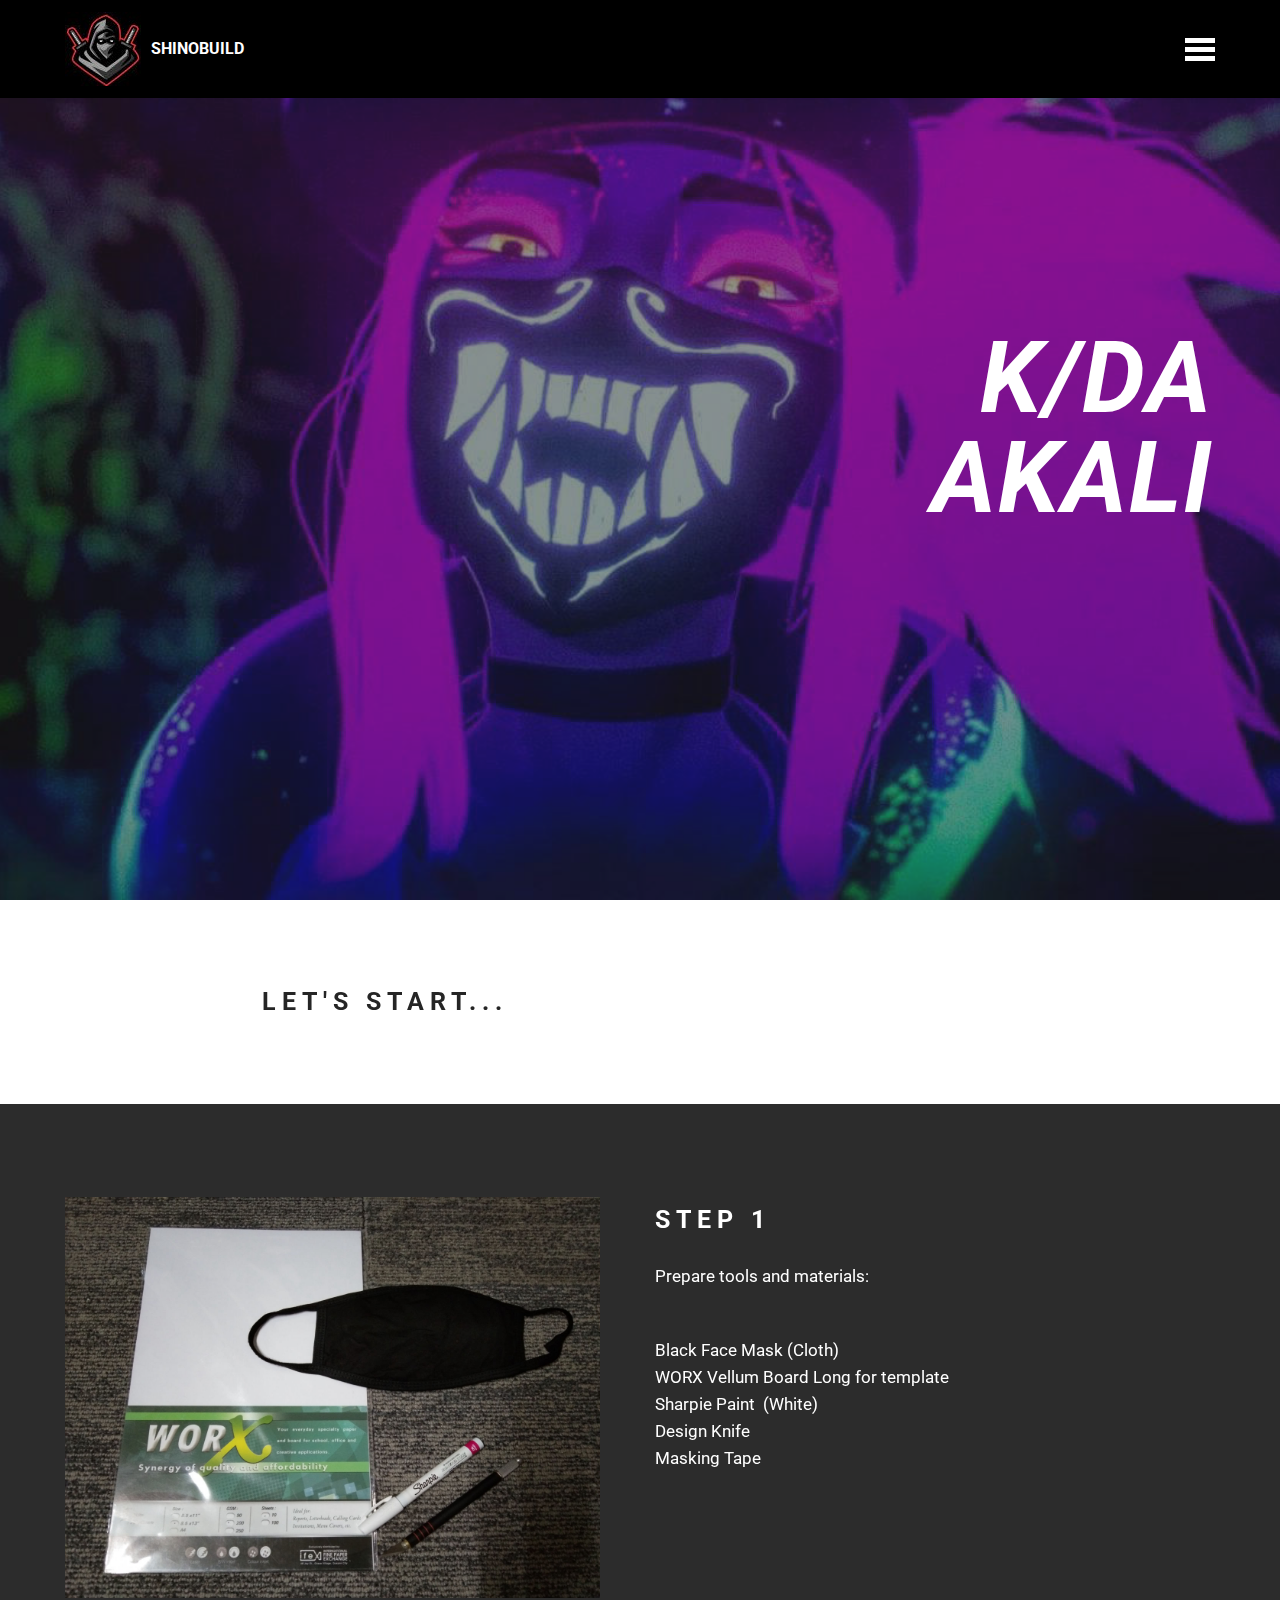
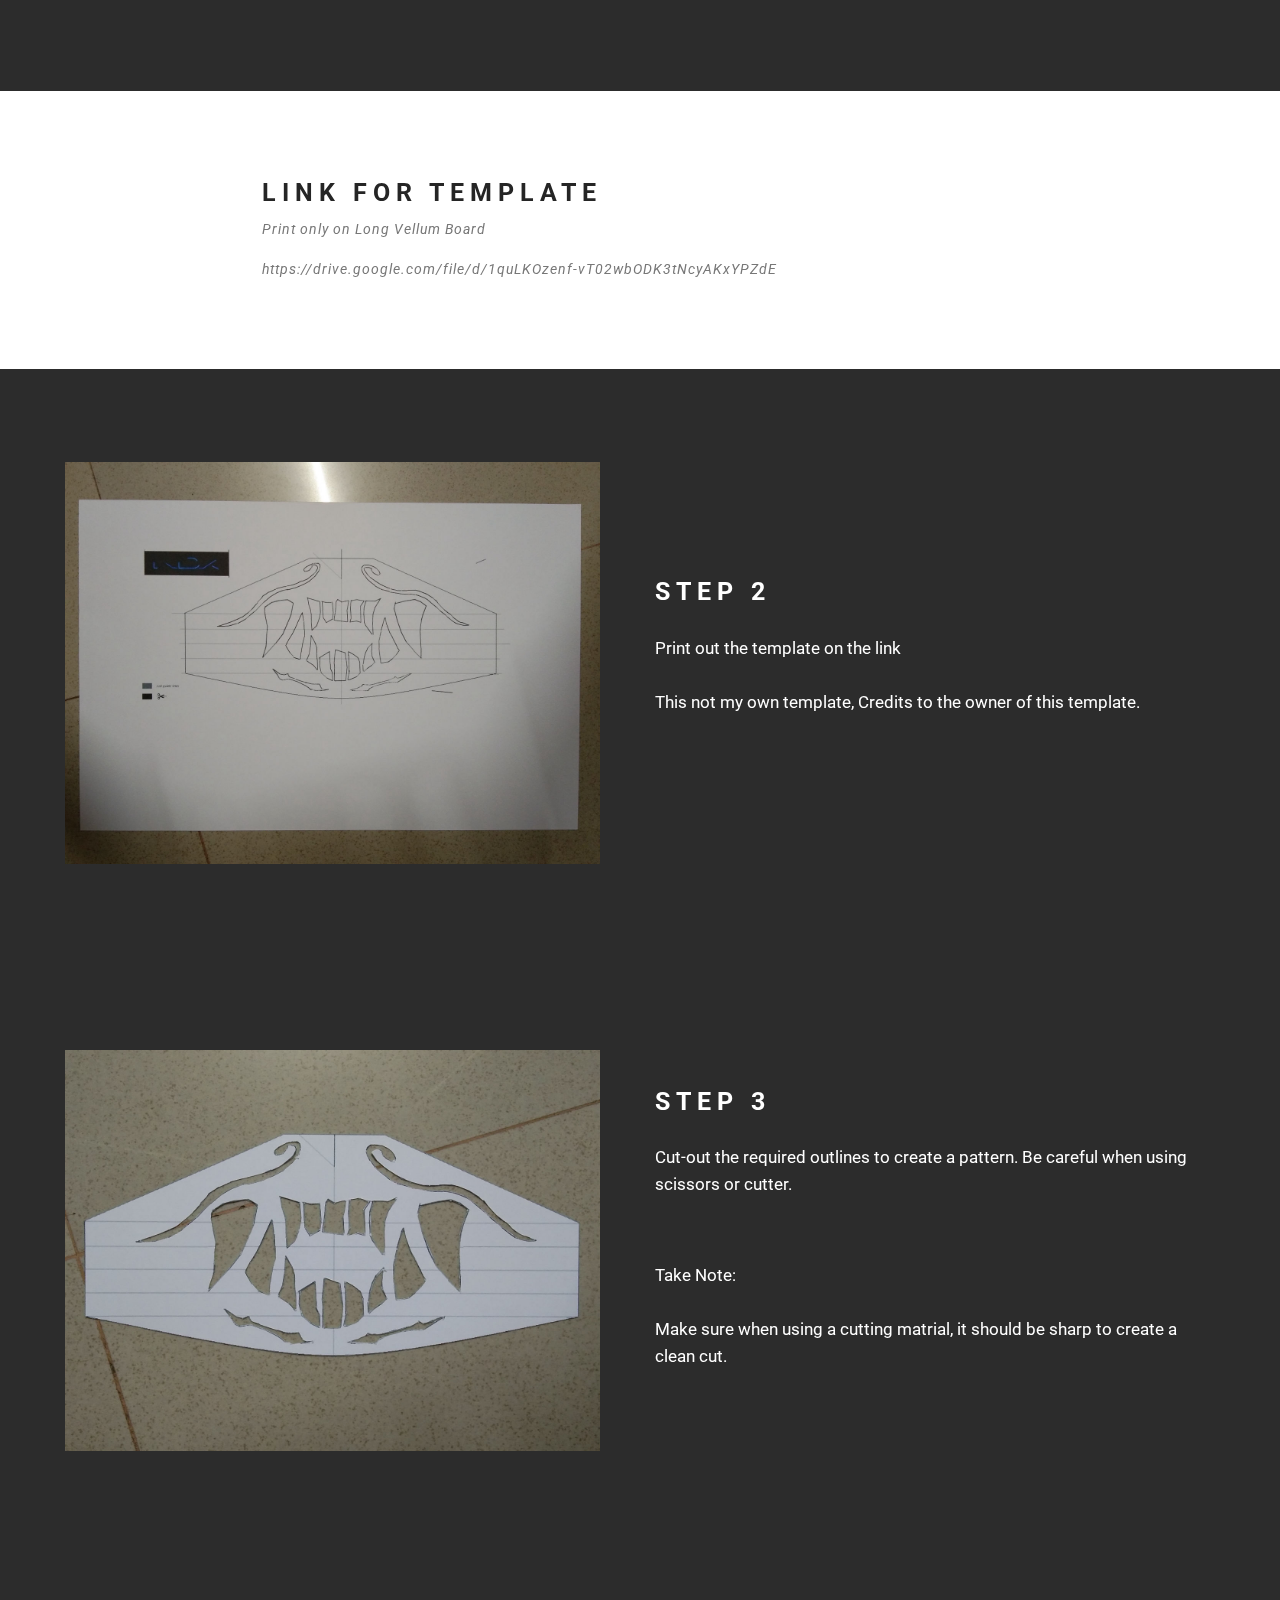
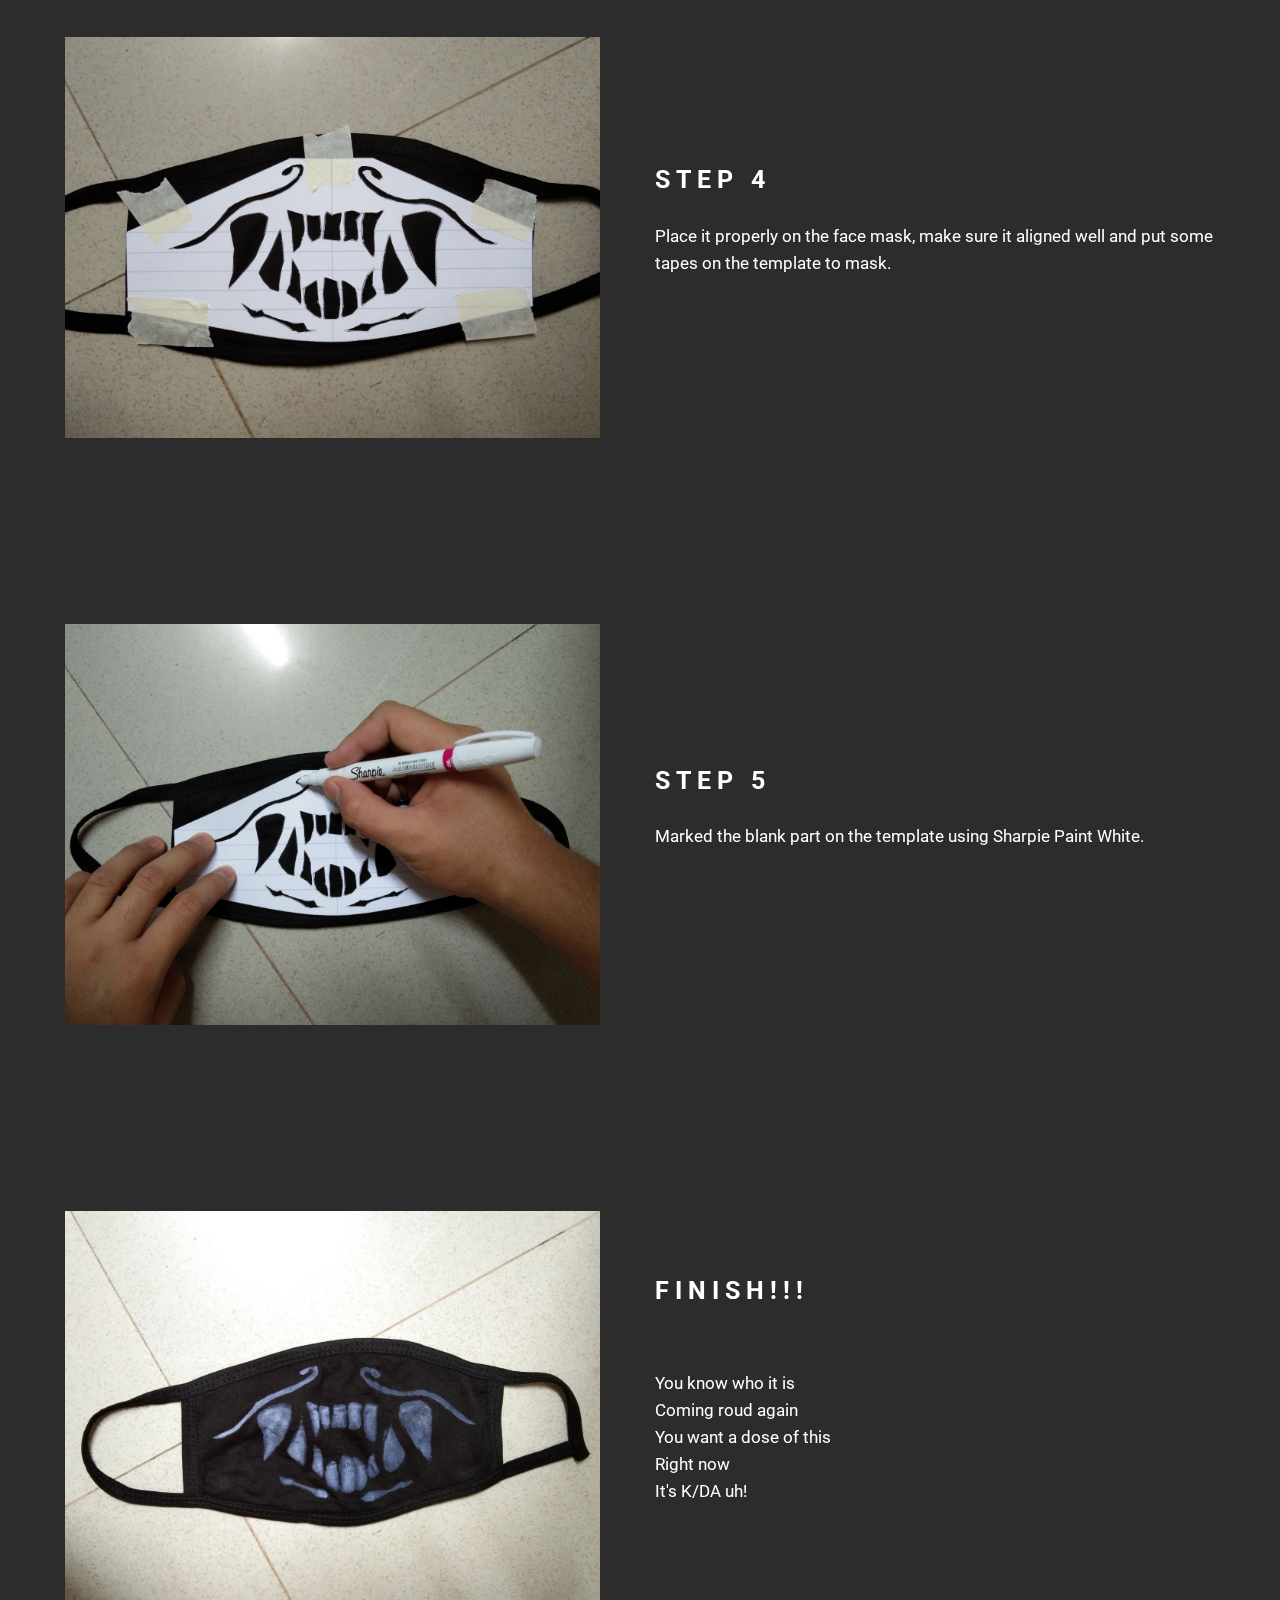
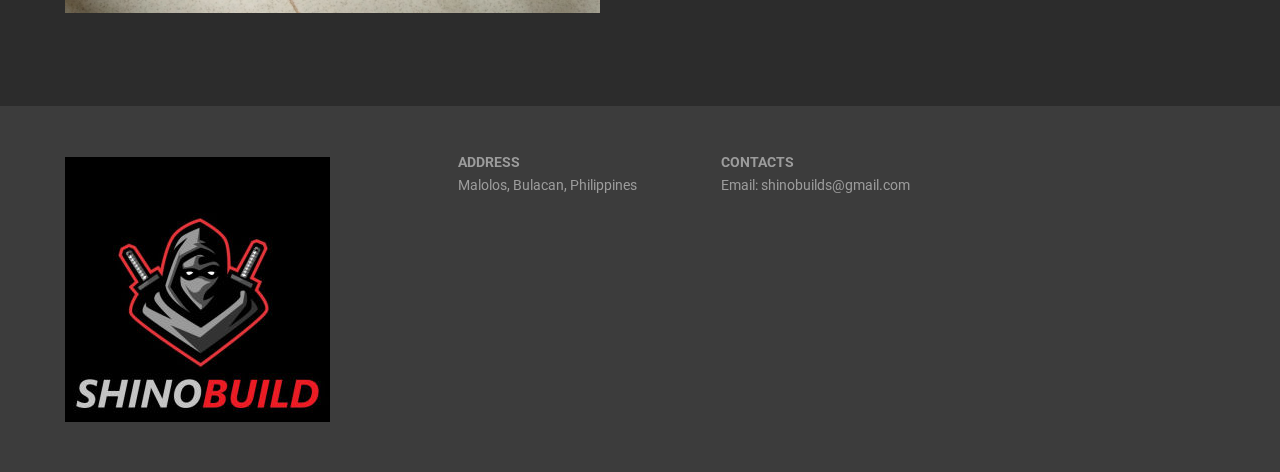
<file: page10.html>
<!DOCTYPE html>
<html  >
<head>
  <!-- Site made with Mobirise Website Builder v4.11.6, https://mobirise.com -->
  <meta charset="UTF-8">
  <meta http-equiv="X-UA-Compatible" content="IE=edge">
  <meta name="generator" content="Mobirise v4.11.6, mobirise.com">
  <meta name="viewport" content="width=device-width, initial-scale=1, minimum-scale=1">
  <link rel="shortcut icon" href="assets/images/ninja-logo-mascot-5-128x128.jpeg" type="image/x-icon">
  <meta name="description" content="">
  
  <title>K/DA AKALI MASK</title>
  <link rel="stylesheet" href="https://fonts.googleapis.com/css?family=Roboto:700,400&subset=cyrillic,latin,greek,vietnamese">
  <link rel="stylesheet" href="assets/bootstrap/css/bootstrap.min.css">
  <link rel="stylesheet" href="assets/animatecss/animate.min.css">
  <link rel="stylesheet" href="assets/mobirise/css/style.css">
  <link rel="preload" as="style" href="assets/mobirise/css/mbr-additional.css"><link rel="stylesheet" href="assets/mobirise/css/mbr-additional.css" type="text/css">
  
  
  
</head>
<body>
  <section class="mbr-navbar mbr-navbar--freeze mbr-navbar--absolute mbr-navbar--sticky mbr-navbar--collapsed" id="ext_menu-5r" data-rv-view="486">
    <div class="mbr-navbar__section mbr-section">
        <div class="mbr-section__container container">
            <div class="mbr-navbar__container">
                <div class="mbr-navbar__column mbr-navbar__column--s mbr-navbar__brand">
                    <span class="mbr-navbar__brand-link mbr-brand mbr-brand--inline">
                        <span class="mbr-brand__logo"><a href="https://mobirise.com"><img src="assets/images/ninja-logo-mascot-5-128x128.jpeg" class="mbr-navbar__brand-img mbr-brand__img" alt="Mobirise"></a></span>
                        <span class="mbr-brand__name"><a class="mbr-brand__name text-white" href="index.html">SHINOBUILD</a></span>
                    </span>
                </div>
                <div class="mbr-navbar__hamburger mbr-hamburger"><span class="mbr-hamburger__line"></span></div>
                <div class="mbr-navbar__column mbr-navbar__menu">
                    <nav class="mbr-navbar__menu-box mbr-navbar__menu-box--inline-right">
                        <div class="mbr-navbar__column">
                            <ul class="mbr-navbar__items mbr-navbar__items--right float-left mbr-buttons mbr-buttons--freeze mbr-buttons--right btn-decorator mbr-buttons--activated mbr-buttons--only-links"><li class="mbr-navbar__item"><a class="mbr-buttons__link btn text-white" href="index.html">HOME</a></li> <li class="mbr-navbar__item"><a class="mbr-buttons__link btn text-white" href="page6.html">PICTURES</a></li> <li class="mbr-navbar__item"><a class="mbr-buttons__link btn text-white" href="page7.html">VIDEOS</a></li><li class="mbr-navbar__item"><a class="mbr-buttons__link btn text-white" href="page8.html">DOCUMENTATIONS</a></li><li class="mbr-navbar__item"><a class="mbr-buttons__link btn text-white" href="page9.html">ABOUT US</a></li></ul>                            
                            
                        </div>
                    </nav>
                </div>
            </div>
        </div>
    </div>
</section>

<section class="engine"><a href="https://mobirise.info/v">html templates</a></section><section class="mbr-box mbr-section mbr-section--relative mbr-section--fixed-size mbr-section--full-height mbr-section--bg-adapted mbr-parallax-background mbr-after-navbar" id="header1-7q" data-rv-view="488" style="background-image: url(assets/images/kda-akali-receives-a-prestige-edition-skin-league-of-legends-feature-lol-artwork-1366x768.jpg);">
    <div class="mbr-box__magnet mbr-box__magnet--sm-padding mbr-box__magnet--center-left">
        <div class="mbr-overlay" style="opacity: 0.5; background-color: rgb(34, 34, 34);"></div>
        <div class="mbr-box__container mbr-section__container container">
            <div class="mbr-box mbr-box--stretched"><div class="mbr-box__magnet mbr-box__magnet--center-left">
                <div class="row"><div class=" col-sm-6 col-sm-offset-6">
                    <div class="mbr-hero animated fadeInUp">
                        <h1 class="mbr-hero__text"><em>K/DA <br><br>AKALI</em></h1>
                        
                    </div>
                    
                </div></div>
            </div></div>
        </div>
        
    </div>
</section>

<section class="mbr-section" id="header3-7p" data-rv-view="491">
    <div class="mbr-section__container container mbr-section__container--isolated">
        <div class="mbr-header mbr-header--wysiwyg row">
            <div class="col-sm-8 col-sm-offset-2">
                <h3 class="mbr-header__text">LET'S START...</h3>
                
            </div>
        </div>
    </div>
</section>

<section class="mbr-section mbr-section--relative" id="msg-box4-63" data-rv-view="493" style="background-color: rgb(44, 44, 44);">
    
    <div class="mbr-section__container mbr-section__container--isolated container" style="padding-top: 93px; padding-bottom: 93px;">
        <div class="row">
            <div class="mbr-box mbr-box--fixed mbr-box--adapted">
                <div class="mbr-box__magnet mbr-box__magnet--top-right mbr-section__left col-sm-6 image-size" style="width: 50%;">
                    <figure class="mbr-figure mbr-figure--adapted mbr-figure--caption-inside-bottom mbr-figure--full-width"><img src="assets/images/img-20191216-2132231-1400x1050.jpg" class="mbr-figure__img"></figure>
                </div>
                <div class="mbr-box__magnet mbr-class-mbr-box__magnet--center-left col-sm-6 content-size mbr-section__right">
                    <div class="mbr-section__container mbr-section__container--middle">
                        <div class="mbr-header mbr-header--auto-align mbr-header--wysiwyg">
                            <h3 class="mbr-header__text">STEP 1<br></h3>
                            
                        </div>
                    </div>
                    <div class="mbr-section__container mbr-section__container--middle">
                        <div class="mbr-article mbr-article--auto-align mbr-article--wysiwyg"><p>Prepare tools and materials:<br></p><p><br></p><p>Black Face Mask (Cloth)<br>WORX Vellum Board Long for template<br>Sharpie Paint &nbsp;(White)&nbsp;<br>Design Knife<br>Masking Tape</p><p><br></p><p><br></p></div>
                    </div>
                    
                </div>
                
            </div>
        </div>
    </div>
</section>

<section class="mbr-section" id="header3-7o" data-rv-view="496">
    <div class="mbr-section__container container mbr-section__container--isolated">
        <div class="mbr-header mbr-header--wysiwyg row">
            <div class="col-sm-8 col-sm-offset-2">
                <h3 class="mbr-header__text">LINK FOR TEMPLATE</h3>
                <p class="mbr-header__subtext">Print only on Long Vellum Board<br><br>https://drive.google.com/file/d/1quLKOzenf-vT02wbODK3tNcyAKxYPZdE</p>
            </div>
        </div>
    </div>
</section>

<section class="mbr-section mbr-section--relative" id="msg-box4-64" data-rv-view="498" style="background-color: rgb(44, 44, 44);">
    
    <div class="mbr-section__container mbr-section__container--isolated container" style="padding-top: 93px; padding-bottom: 93px;">
        <div class="row">
            <div class="mbr-box mbr-box--fixed mbr-box--adapted">
                <div class="mbr-box__magnet mbr-box__magnet--top-right mbr-section__left col-sm-6 image-size" style="width: 50%;">
                    <figure class="mbr-figure mbr-figure--adapted mbr-figure--caption-inside-bottom mbr-figure--full-width"><img src="assets/images/img-20191216-2135031-1400x1050.jpg" class="mbr-figure__img"></figure>
                </div>
                <div class="mbr-box__magnet mbr-class-mbr-box__magnet--center-left col-sm-6 content-size mbr-section__right">
                    <div class="mbr-section__container mbr-section__container--middle">
                        <div class="mbr-header mbr-header--auto-align mbr-header--wysiwyg">
                            <h3 class="mbr-header__text">STEP 2</h3>
                            
                        </div>
                    </div>
                    <div class="mbr-section__container mbr-section__container--middle">
                        <div class="mbr-article mbr-article--auto-align mbr-article--wysiwyg">Print out the template on the link<br><br>This not my own template, Credits to the owner of this template.</div>
                    </div>
                    
                </div>
                
            </div>
        </div>
    </div>
</section>

<section class="mbr-section mbr-section--relative" id="msg-box4-65" data-rv-view="501" style="background-color: rgb(44, 44, 44);">
    
    <div class="mbr-section__container mbr-section__container--isolated container" style="padding-top: 93px; padding-bottom: 93px;">
        <div class="row">
            <div class="mbr-box mbr-box--fixed mbr-box--adapted">
                <div class="mbr-box__magnet mbr-box__magnet--top-right mbr-section__left col-sm-6 image-size" style="width: 50%;">
                    <figure class="mbr-figure mbr-figure--adapted mbr-figure--caption-inside-bottom mbr-figure--full-width"><img src="assets/images/img-20191216-2346191-1400x1050.jpg" class="mbr-figure__img"></figure>
                </div>
                <div class="mbr-box__magnet mbr-class-mbr-box__magnet--center-left col-sm-6 content-size mbr-section__right">
                    <div class="mbr-section__container mbr-section__container--middle">
                        <div class="mbr-header mbr-header--auto-align mbr-header--wysiwyg">
                            <h3 class="mbr-header__text">STEP 3</h3>
                            
                        </div>
                    </div>
                    <div class="mbr-section__container mbr-section__container--middle">
                        <div class="mbr-article mbr-article--auto-align mbr-article--wysiwyg"><p>Cut-out the required outlines to create a pattern. Be careful when using scissors or cutter.&nbsp;<br><br></p><p><br>Take Note:<br><br>Make sure when using a cutting matrial, it should be sharp to create a clean cut.</p></div>
                    </div>
                    
                </div>
                
            </div>
        </div>
    </div>
</section>

<section class="mbr-section mbr-section--relative" id="msg-box4-66" data-rv-view="504" style="background-color: rgb(44, 44, 44);">
    
    <div class="mbr-section__container mbr-section__container--isolated container" style="padding-top: 93px; padding-bottom: 93px;">
        <div class="row">
            <div class="mbr-box mbr-box--fixed mbr-box--adapted">
                <div class="mbr-box__magnet mbr-box__magnet--top-right mbr-section__left col-sm-6 image-size" style="width: 50%;">
                    <figure class="mbr-figure mbr-figure--adapted mbr-figure--caption-inside-bottom mbr-figure--full-width"><img src="assets/images/img-20191217-0732111-1400x1050.jpg" class="mbr-figure__img"></figure>
                </div>
                <div class="mbr-box__magnet mbr-class-mbr-box__magnet--center-left col-sm-6 content-size mbr-section__right">
                    <div class="mbr-section__container mbr-section__container--middle">
                        <div class="mbr-header mbr-header--auto-align mbr-header--wysiwyg">
                            <h3 class="mbr-header__text">STEP 4</h3>
                            
                        </div>
                    </div>
                    <div class="mbr-section__container mbr-section__container--middle">
                        <div class="mbr-article mbr-article--auto-align mbr-article--wysiwyg">Place it properly on the face mask, make sure it aligned well and put some tapes on the template to mask.</div>
                    </div>
                    
                </div>
                
            </div>
        </div>
    </div>
</section>

<section class="mbr-section mbr-section--relative" id="msg-box4-67" data-rv-view="507" style="background-color: rgb(44, 44, 44);">
    
    <div class="mbr-section__container mbr-section__container--isolated container" style="padding-top: 93px; padding-bottom: 93px;">
        <div class="row">
            <div class="mbr-box mbr-box--fixed mbr-box--adapted">
                <div class="mbr-box__magnet mbr-box__magnet--top-right mbr-section__left col-sm-6 image-size" style="width: 50%;">
                    <figure class="mbr-figure mbr-figure--adapted mbr-figure--caption-inside-bottom mbr-figure--full-width"><img src="assets/images/img-20191217-0730311-1400x1050.jpg" class="mbr-figure__img"></figure>
                </div>
                <div class="mbr-box__magnet mbr-class-mbr-box__magnet--center-left col-sm-6 content-size mbr-section__right">
                    <div class="mbr-section__container mbr-section__container--middle">
                        <div class="mbr-header mbr-header--auto-align mbr-header--wysiwyg">
                            <h3 class="mbr-header__text">STEP 5</h3>
                            
                        </div>
                    </div>
                    <div class="mbr-section__container mbr-section__container--middle">
                        <div class="mbr-article mbr-article--auto-align mbr-article--wysiwyg">Marked the blank part on the template using Sharpie Paint White.</div>
                    </div>
                    
                </div>
                
            </div>
        </div>
    </div>
</section>

<section class="mbr-section mbr-section--relative" id="msg-box4-68" data-rv-view="510" style="background-color: rgb(44, 44, 44);">
    
    <div class="mbr-section__container mbr-section__container--isolated container" style="padding-top: 93px; padding-bottom: 93px;">
        <div class="row">
            <div class="mbr-box mbr-box--fixed mbr-box--adapted">
                <div class="mbr-box__magnet mbr-box__magnet--top-right mbr-section__left col-sm-6 image-size" style="width: 50%;">
                    <figure class="mbr-figure mbr-figure--adapted mbr-figure--caption-inside-bottom mbr-figure--full-width"><img src="assets/images/img-20191217-0752181-1400x1050.jpg" class="mbr-figure__img"></figure>
                </div>
                <div class="mbr-box__magnet mbr-class-mbr-box__magnet--center-left col-sm-6 content-size mbr-section__right">
                    <div class="mbr-section__container mbr-section__container--middle">
                        <div class="mbr-header mbr-header--auto-align mbr-header--wysiwyg">
                            <h3 class="mbr-header__text">FINISH!!!</h3>
                            
                        </div>
                    </div>
                    <div class="mbr-section__container mbr-section__container--middle">
                        <div class="mbr-article mbr-article--auto-align mbr-article--wysiwyg"><p><br></p><p>You know who it is&nbsp;<br>Coming roud again<br>You want a dose of this<br>Right now<br>It's K/DA uh!</p></div>
                    </div>
                    
                </div>
                
            </div>
        </div>
    </div>
</section>

<section class="mbr-section mbr-section--relative mbr-section--fixed-size" id="contacts1-62" data-rv-view="513" style="background-color: rgb(60, 60, 60);">
    
    <div class="mbr-section__container container">
        <div class="mbr-contacts mbr-contacts--wysiwyg row" style="padding-top: 45px; padding-bottom: 45px;">
            <div class="col-sm-4">
                <div><img src="assets/images/ninja-logo-mascot-5-265x265.jpg" class="mbr-contacts__img mbr-contacts__img--left"></div>
            </div>
            <div class="col-sm-8">
                <div class="row">
                    <div class="col-sm-4">
                        <p class="mbr-contacts__text"><strong>ADDRESS</strong><br>Malolos, Bulacan, Philippines</p>
                    </div>
                    <div class="col-sm-4">
                        <p class="mbr-contacts__text"><strong>CONTACTS</strong><br>
Email: shinobuilds@gmail.com<br><br><br></p>
                    </div>
                    <div class="col-sm-4"></div>
                </div>
            </div>
        </div>
    </div>
</section>


  <script src="assets/web/assets/jquery/jquery.min.js"></script>
  <script src="assets/bootstrap/js/bootstrap.min.js"></script>
  <script src="assets/smooth-scroll/smooth-scroll.js"></script>
  <script src="assets/jarallax/jarallax.js"></script>
  <script src="assets/mobirise/js/script.js"></script>
  
  
</body>
</html>
</file>
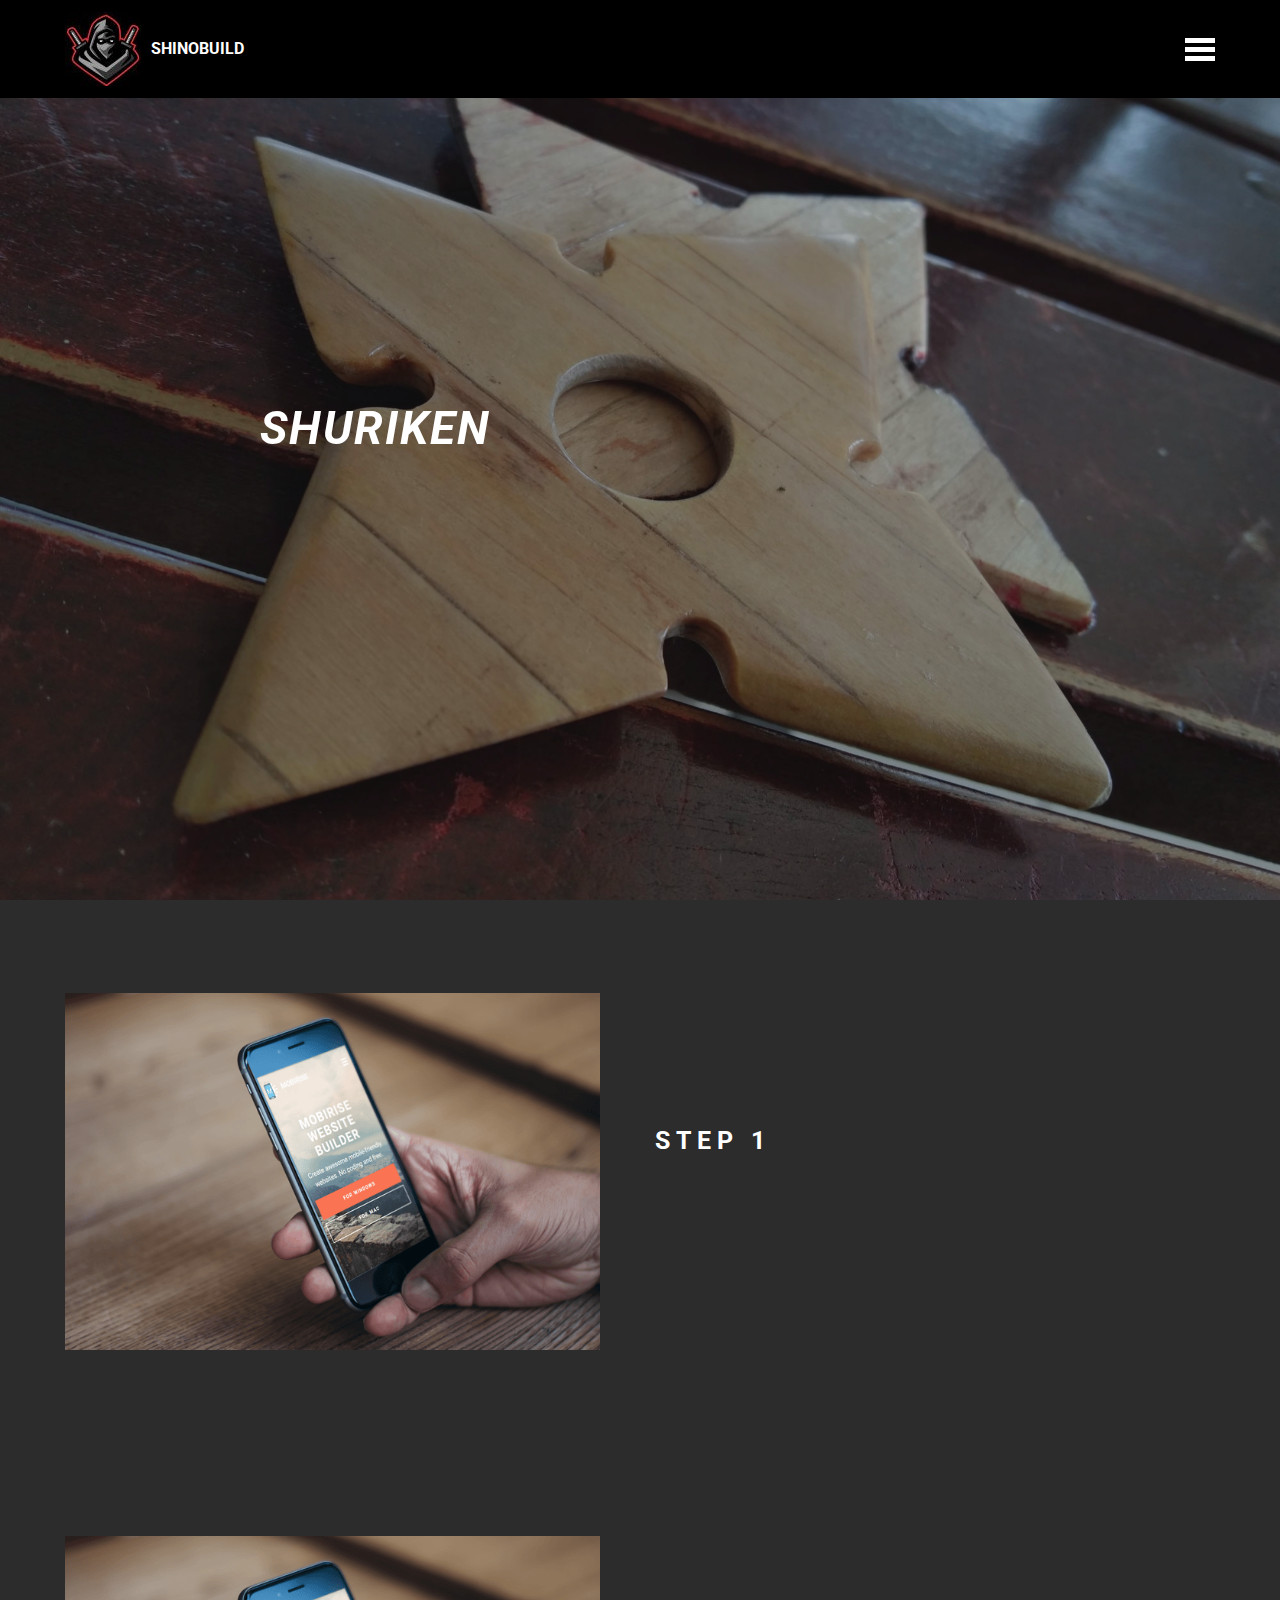
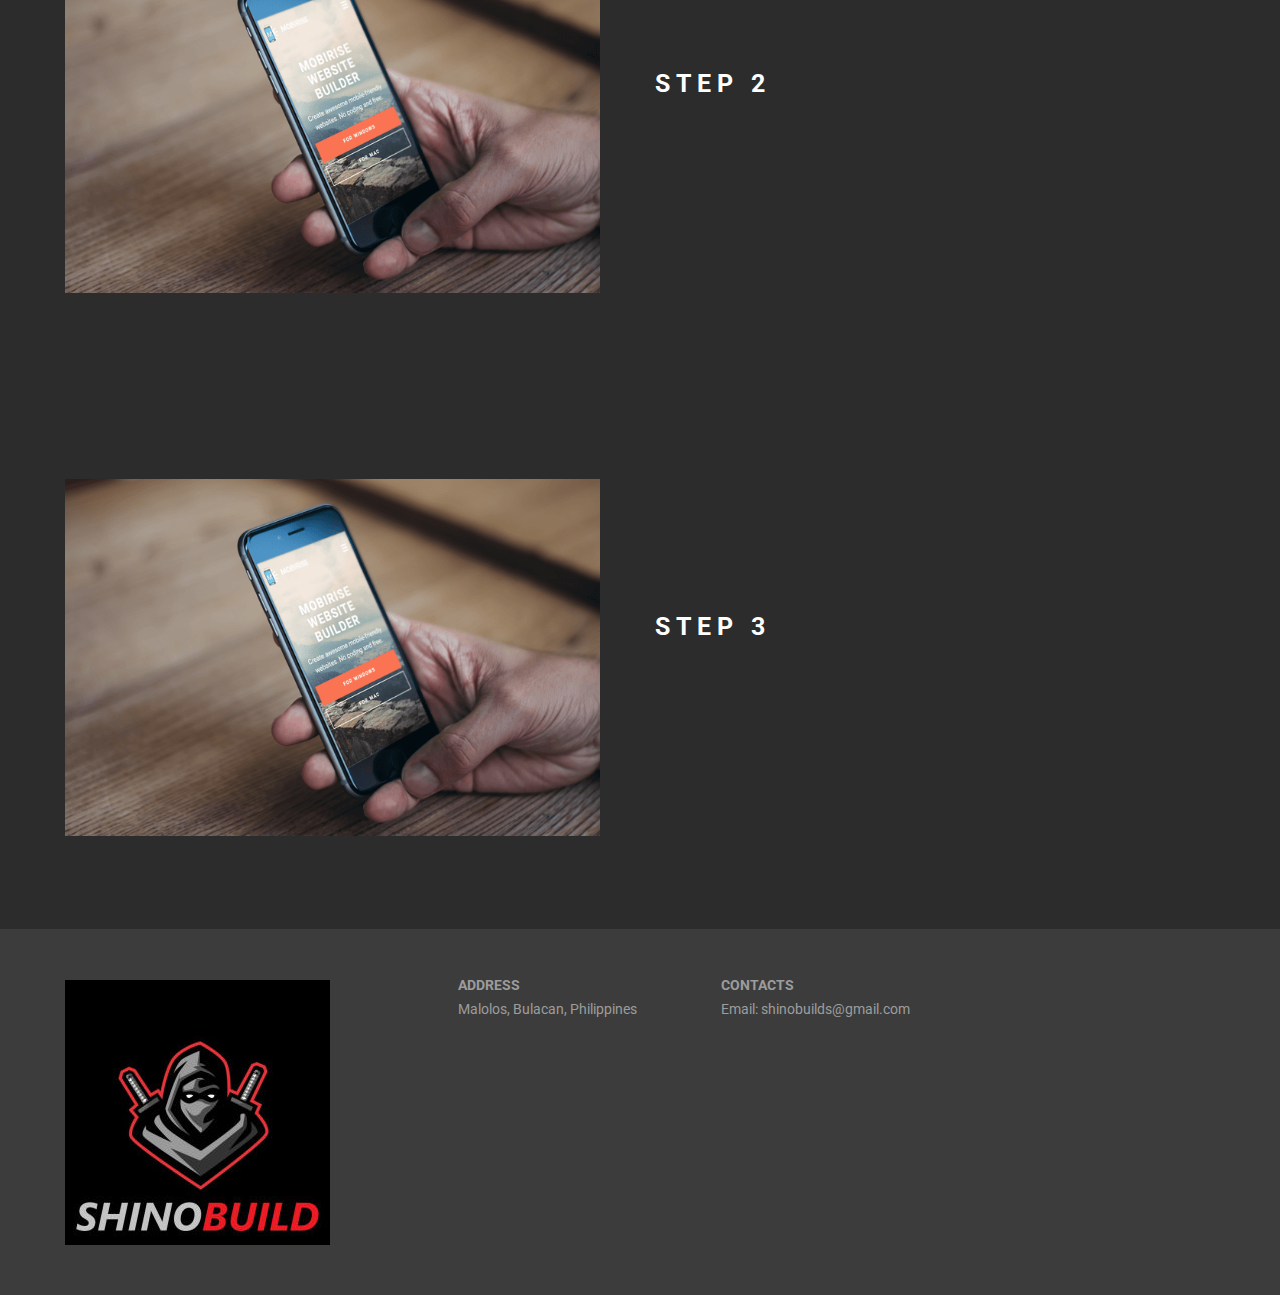
<file: page2.html>
<!DOCTYPE html>
<html  >
<head>
  <!-- Site made with Mobirise Website Builder v4.11.6, https://mobirise.com -->
  <meta charset="UTF-8">
  <meta http-equiv="X-UA-Compatible" content="IE=edge">
  <meta name="generator" content="Mobirise v4.11.6, mobirise.com">
  <meta name="viewport" content="width=device-width, initial-scale=1, minimum-scale=1">
  <link rel="shortcut icon" href="assets/images/ninja-logo-mascot-5-128x128.jpeg" type="image/x-icon">
  <meta name="description" content="">
  
  <title>SHURIKEN</title>
  <link rel="stylesheet" href="https://fonts.googleapis.com/css?family=Roboto:700,400&subset=cyrillic,latin,greek,vietnamese">
  <link rel="stylesheet" href="assets/bootstrap/css/bootstrap.min.css">
  <link rel="stylesheet" href="assets/animatecss/animate.min.css">
  <link rel="stylesheet" href="assets/mobirise/css/style.css">
  <link rel="preload" as="style" href="assets/mobirise/css/mbr-additional.css"><link rel="stylesheet" href="assets/mobirise/css/mbr-additional.css" type="text/css">
  
  
  
</head>
<body>
  <section class="mbr-navbar mbr-navbar--freeze mbr-navbar--absolute mbr-navbar--sticky mbr-navbar--collapsed" id="ext_menu-9" data-rv-view="202">
    <div class="mbr-navbar__section mbr-section">
        <div class="mbr-section__container container">
            <div class="mbr-navbar__container">
                <div class="mbr-navbar__column mbr-navbar__column--s mbr-navbar__brand">
                    <span class="mbr-navbar__brand-link mbr-brand mbr-brand--inline">
                        <span class="mbr-brand__logo"><a href="https://mobirise.com"><img src="assets/images/ninja-logo-mascot-5-128x128.jpeg" class="mbr-navbar__brand-img mbr-brand__img" alt="Mobirise"></a></span>
                        <span class="mbr-brand__name"><a class="mbr-brand__name text-white" href="index.html">SHINOBUILD</a></span>
                    </span>
                </div>
                <div class="mbr-navbar__hamburger mbr-hamburger"><span class="mbr-hamburger__line"></span></div>
                <div class="mbr-navbar__column mbr-navbar__menu">
                    <nav class="mbr-navbar__menu-box mbr-navbar__menu-box--inline-right">
                        <div class="mbr-navbar__column">
                            <ul class="mbr-navbar__items mbr-navbar__items--right float-left mbr-buttons mbr-buttons--freeze mbr-buttons--right btn-decorator mbr-buttons--activated mbr-buttons--only-links"><li class="mbr-navbar__item"><a class="mbr-buttons__link btn text-white" href="index.html">HOME</a></li> <li class="mbr-navbar__item"><a class="mbr-buttons__link btn text-white" href="page6.html">PICTURES</a></li> <li class="mbr-navbar__item"><a class="mbr-buttons__link btn text-white" href="page7.html">VIDEOS</a></li><li class="mbr-navbar__item"><a class="mbr-buttons__link btn text-white" href="page8.html">DOCUMENTATIONS</a></li><li class="mbr-navbar__item"><a class="mbr-buttons__link btn text-white" href="page9.html">ABOUT US</a></li></ul>                            
                            
                        </div>
                    </nav>
                </div>
            </div>
        </div>
    </div>
</section>

<section class="engine"><a href="https://mobirise.info/x">css templates</a></section><section class="mbr-box mbr-section mbr-section--relative mbr-section--fixed-size mbr-section--full-height mbr-section--bg-adapted mbr-parallax-background mbr-after-navbar" id="header4-a" data-rv-view="204" style="background-image: url(assets/images/img-20191129-1436501-2000x1500.jpeg);">
    <div class="mbr-box__magnet mbr-box__magnet--sm-padding mbr-box__magnet--center-center">
        <div class="mbr-overlay" style="opacity: 0.4; background-color: rgb(34, 34, 34);"></div>
        <div class="mbr-box__container mbr-section__container container">
            <div class="mbr-box mbr-box--stretched"><div class="mbr-box__magnet mbr-box__magnet--center-center">
                <div class="row"><div class=" col-sm-8 col-sm-offset-2">
                    <div class="mbr-hero animated fadeInUp">
                        <h1 class="mbr-hero__text"><em>SHURIKEN</em></h1>
                        
                    </div>
                    
                </div></div>
            </div></div>
        </div>
        
    </div>
</section>

<section class="mbr-section mbr-section--relative" id="msg-box4-33" data-rv-view="207" style="background-color: rgb(44, 44, 44);">
    
    <div class="mbr-section__container mbr-section__container--isolated container" style="padding-top: 93px; padding-bottom: 93px;">
        <div class="row">
            <div class="mbr-box mbr-box--fixed mbr-box--adapted">
                <div class="mbr-box__magnet mbr-box__magnet--top-right mbr-section__left col-sm-6 image-size" style="width: 50%;">
                    <figure class="mbr-figure mbr-figure--adapted mbr-figure--caption-inside-bottom mbr-figure--full-width"><img src="assets/images/iphone.png" class="mbr-figure__img"></figure>
                </div>
                <div class="mbr-box__magnet mbr-class-mbr-box__magnet--center-left col-sm-6 content-size mbr-section__right">
                    <div class="mbr-section__container mbr-section__container--middle">
                        <div class="mbr-header mbr-header--auto-align mbr-header--wysiwyg">
                            <h3 class="mbr-header__text">STEP 1</h3>
                            
                        </div>
                    </div>
                    <div class="mbr-section__container mbr-section__container--middle">
                        <div class="mbr-article mbr-article--auto-align mbr-article--wysiwyg"></div>
                    </div>
                    
                </div>
                
            </div>
        </div>
    </div>
</section>

<section class="mbr-section mbr-section--relative" id="msg-box4-34" data-rv-view="210" style="background-color: rgb(44, 44, 44);">
    
    <div class="mbr-section__container mbr-section__container--isolated container" style="padding-top: 93px; padding-bottom: 93px;">
        <div class="row">
            <div class="mbr-box mbr-box--fixed mbr-box--adapted">
                <div class="mbr-box__magnet mbr-box__magnet--top-right mbr-section__left col-sm-6 image-size" style="width: 50%;">
                    <figure class="mbr-figure mbr-figure--adapted mbr-figure--caption-inside-bottom mbr-figure--full-width"><img src="assets/images/iphone.png" class="mbr-figure__img"></figure>
                </div>
                <div class="mbr-box__magnet mbr-class-mbr-box__magnet--center-left col-sm-6 content-size mbr-section__right">
                    <div class="mbr-section__container mbr-section__container--middle">
                        <div class="mbr-header mbr-header--auto-align mbr-header--wysiwyg">
                            <h3 class="mbr-header__text">STEP 2</h3>
                            
                        </div>
                    </div>
                    <div class="mbr-section__container mbr-section__container--middle">
                        <div class="mbr-article mbr-article--auto-align mbr-article--wysiwyg"></div>
                    </div>
                    
                </div>
                
            </div>
        </div>
    </div>
</section>

<section class="mbr-section mbr-section--relative" id="msg-box4-35" data-rv-view="213" style="background-color: rgb(44, 44, 44);">
    
    <div class="mbr-section__container mbr-section__container--isolated container" style="padding-top: 93px; padding-bottom: 93px;">
        <div class="row">
            <div class="mbr-box mbr-box--fixed mbr-box--adapted">
                <div class="mbr-box__magnet mbr-box__magnet--top-right mbr-section__left col-sm-6 image-size" style="width: 50%;">
                    <figure class="mbr-figure mbr-figure--adapted mbr-figure--caption-inside-bottom mbr-figure--full-width"><img src="assets/images/iphone.png" class="mbr-figure__img"></figure>
                </div>
                <div class="mbr-box__magnet mbr-class-mbr-box__magnet--center-left col-sm-6 content-size mbr-section__right">
                    <div class="mbr-section__container mbr-section__container--middle">
                        <div class="mbr-header mbr-header--auto-align mbr-header--wysiwyg">
                            <h3 class="mbr-header__text">STEP 3</h3>
                            
                        </div>
                    </div>
                    <div class="mbr-section__container mbr-section__container--middle">
                        <div class="mbr-article mbr-article--auto-align mbr-article--wysiwyg"></div>
                    </div>
                    
                </div>
                
            </div>
        </div>
    </div>
</section>

<section class="mbr-section mbr-section--relative mbr-section--fixed-size" id="contacts1-h" data-rv-view="216" style="background-color: rgb(60, 60, 60);">
    
    <div class="mbr-section__container container">
        <div class="mbr-contacts mbr-contacts--wysiwyg row" style="padding-top: 45px; padding-bottom: 45px;">
            <div class="col-sm-4">
                <div><img src="assets/images/ninja-logo-mascot-5-265x265.jpg" class="mbr-contacts__img mbr-contacts__img--left"></div>
            </div>
            <div class="col-sm-8">
                <div class="row">
                    <div class="col-sm-4">
                        <p class="mbr-contacts__text"><strong>ADDRESS</strong><br>Malolos, Bulacan, Philippines</p>
                    </div>
                    <div class="col-sm-4">
                        <p class="mbr-contacts__text"><strong>CONTACTS</strong><br>
Email: shinobuilds@gmail.com<br><br><br></p>
                    </div>
                    <div class="col-sm-4"></div>
                </div>
            </div>
        </div>
    </div>
</section>


  <script src="assets/web/assets/jquery/jquery.min.js"></script>
  <script src="assets/bootstrap/js/bootstrap.min.js"></script>
  <script src="assets/smooth-scroll/smooth-scroll.js"></script>
  <script src="assets/jarallax/jarallax.js"></script>
  <script src="assets/mobirise/js/script.js"></script>
  
  
</body>
</html>
</file>
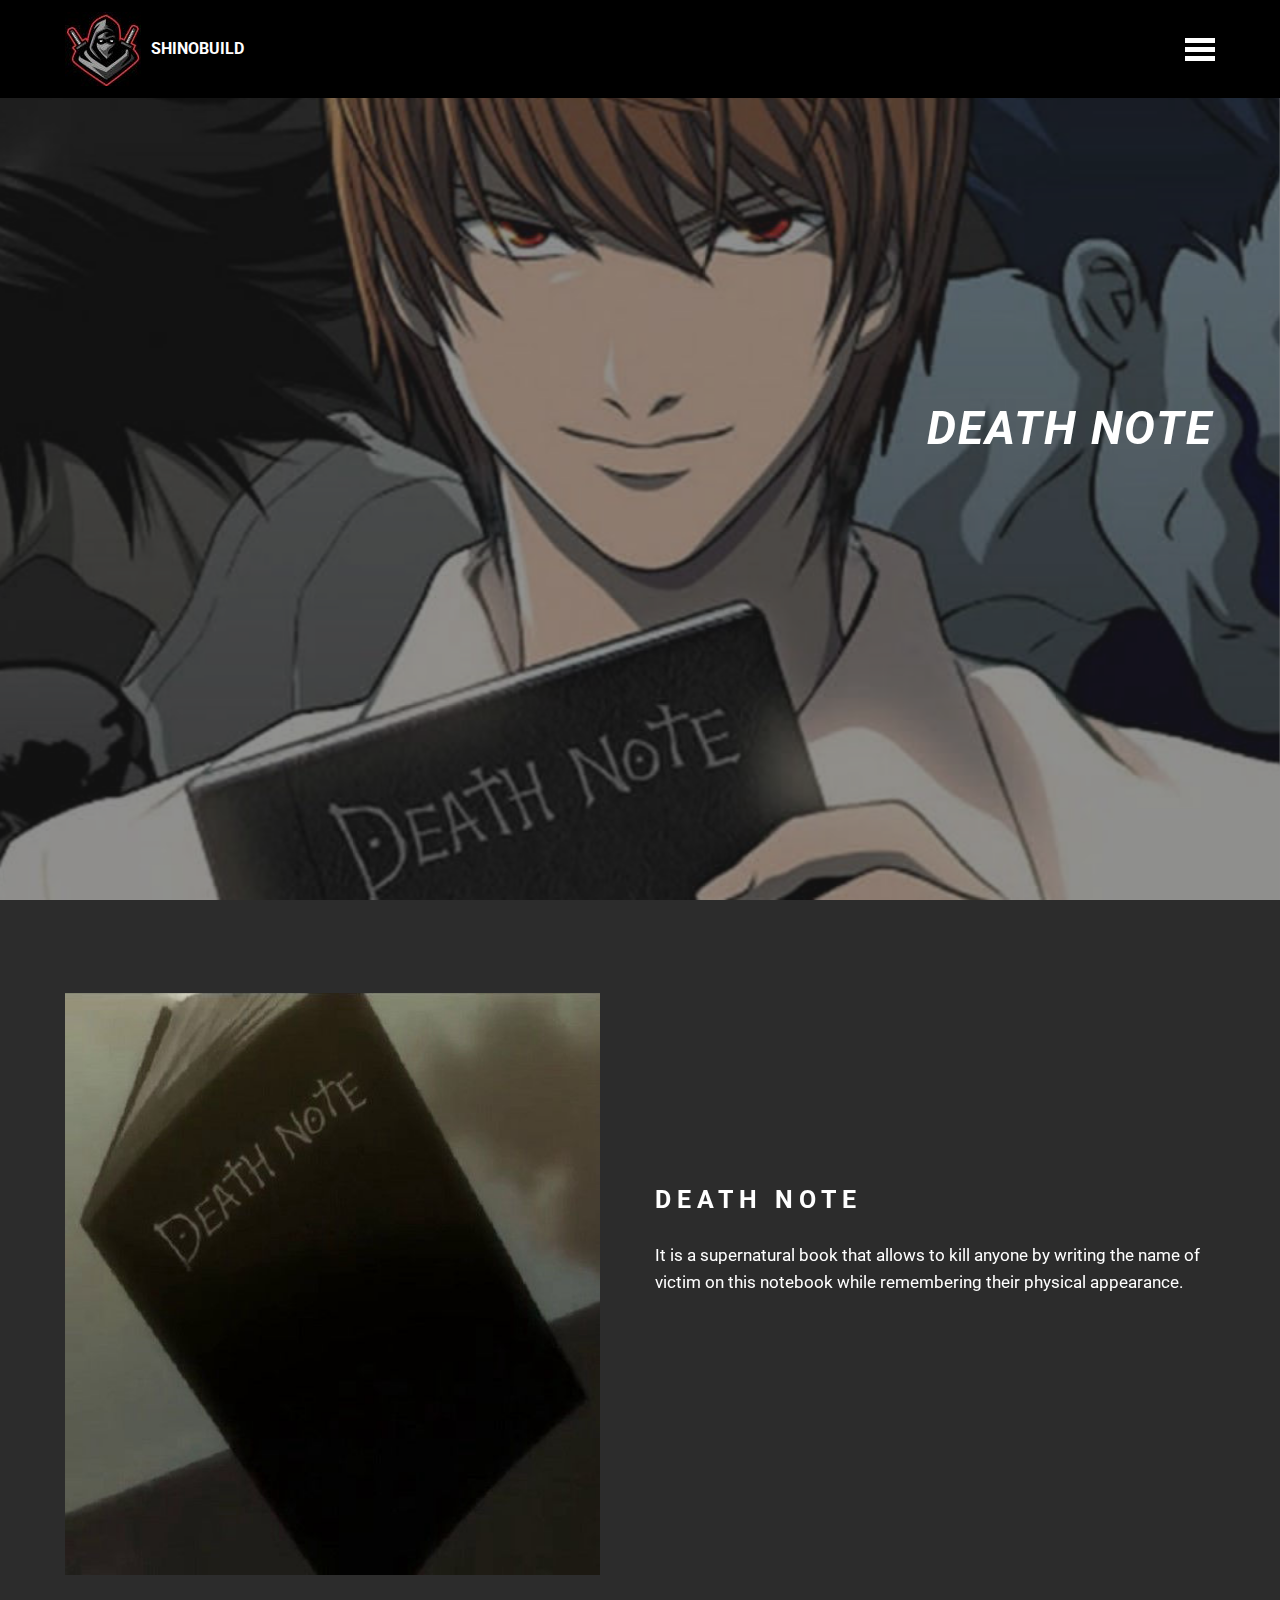
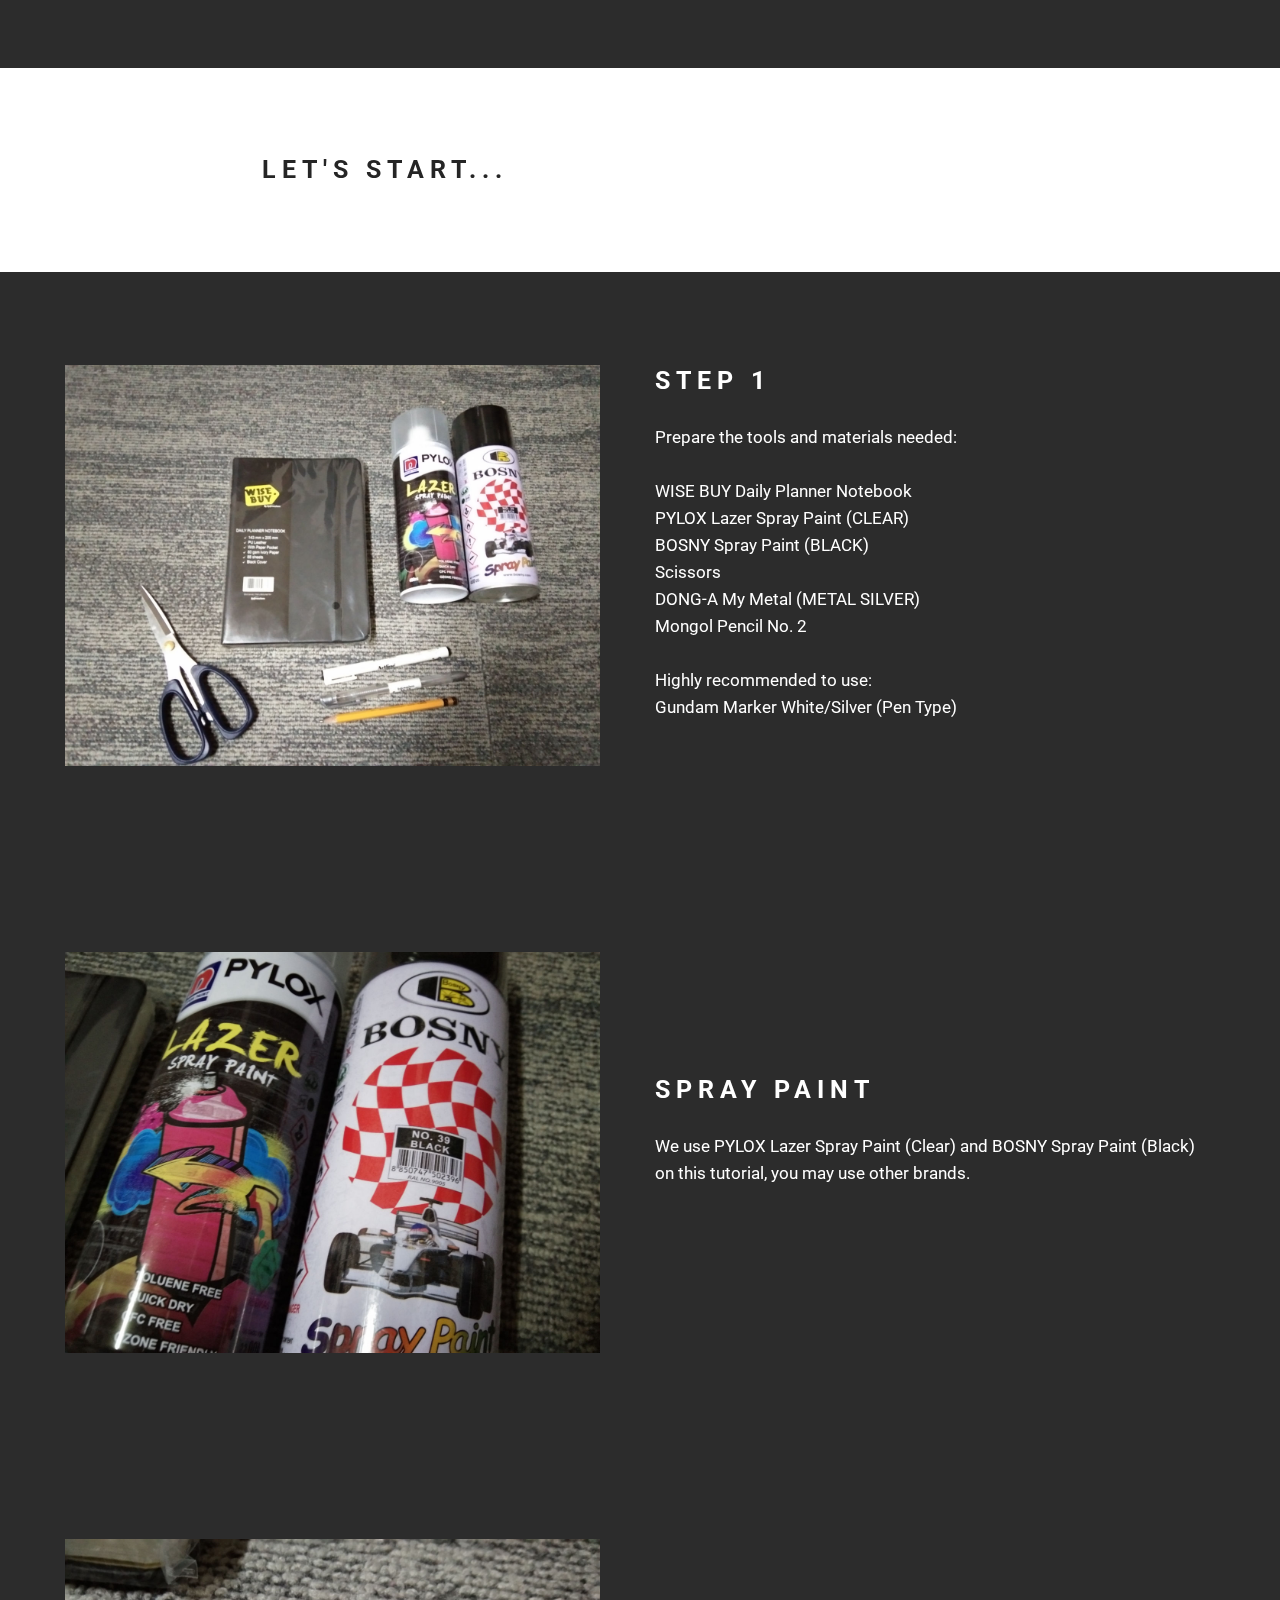
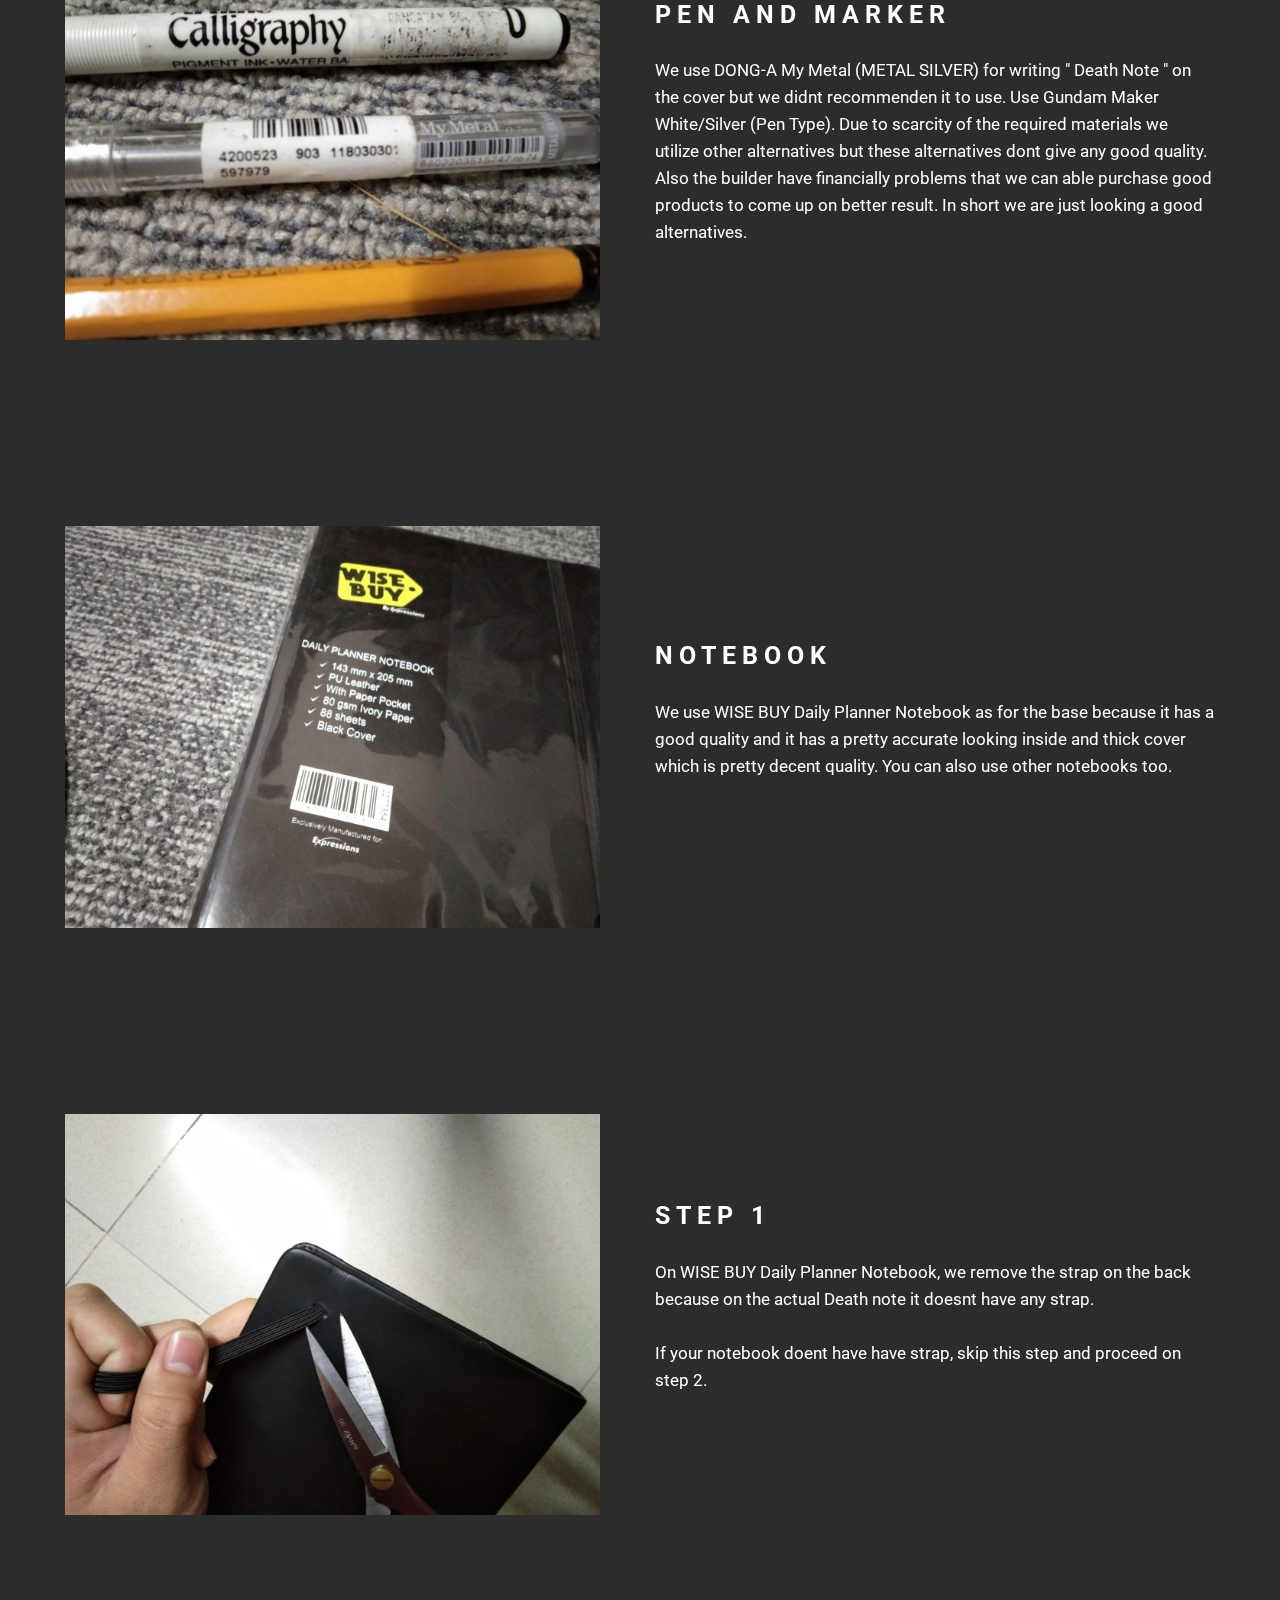
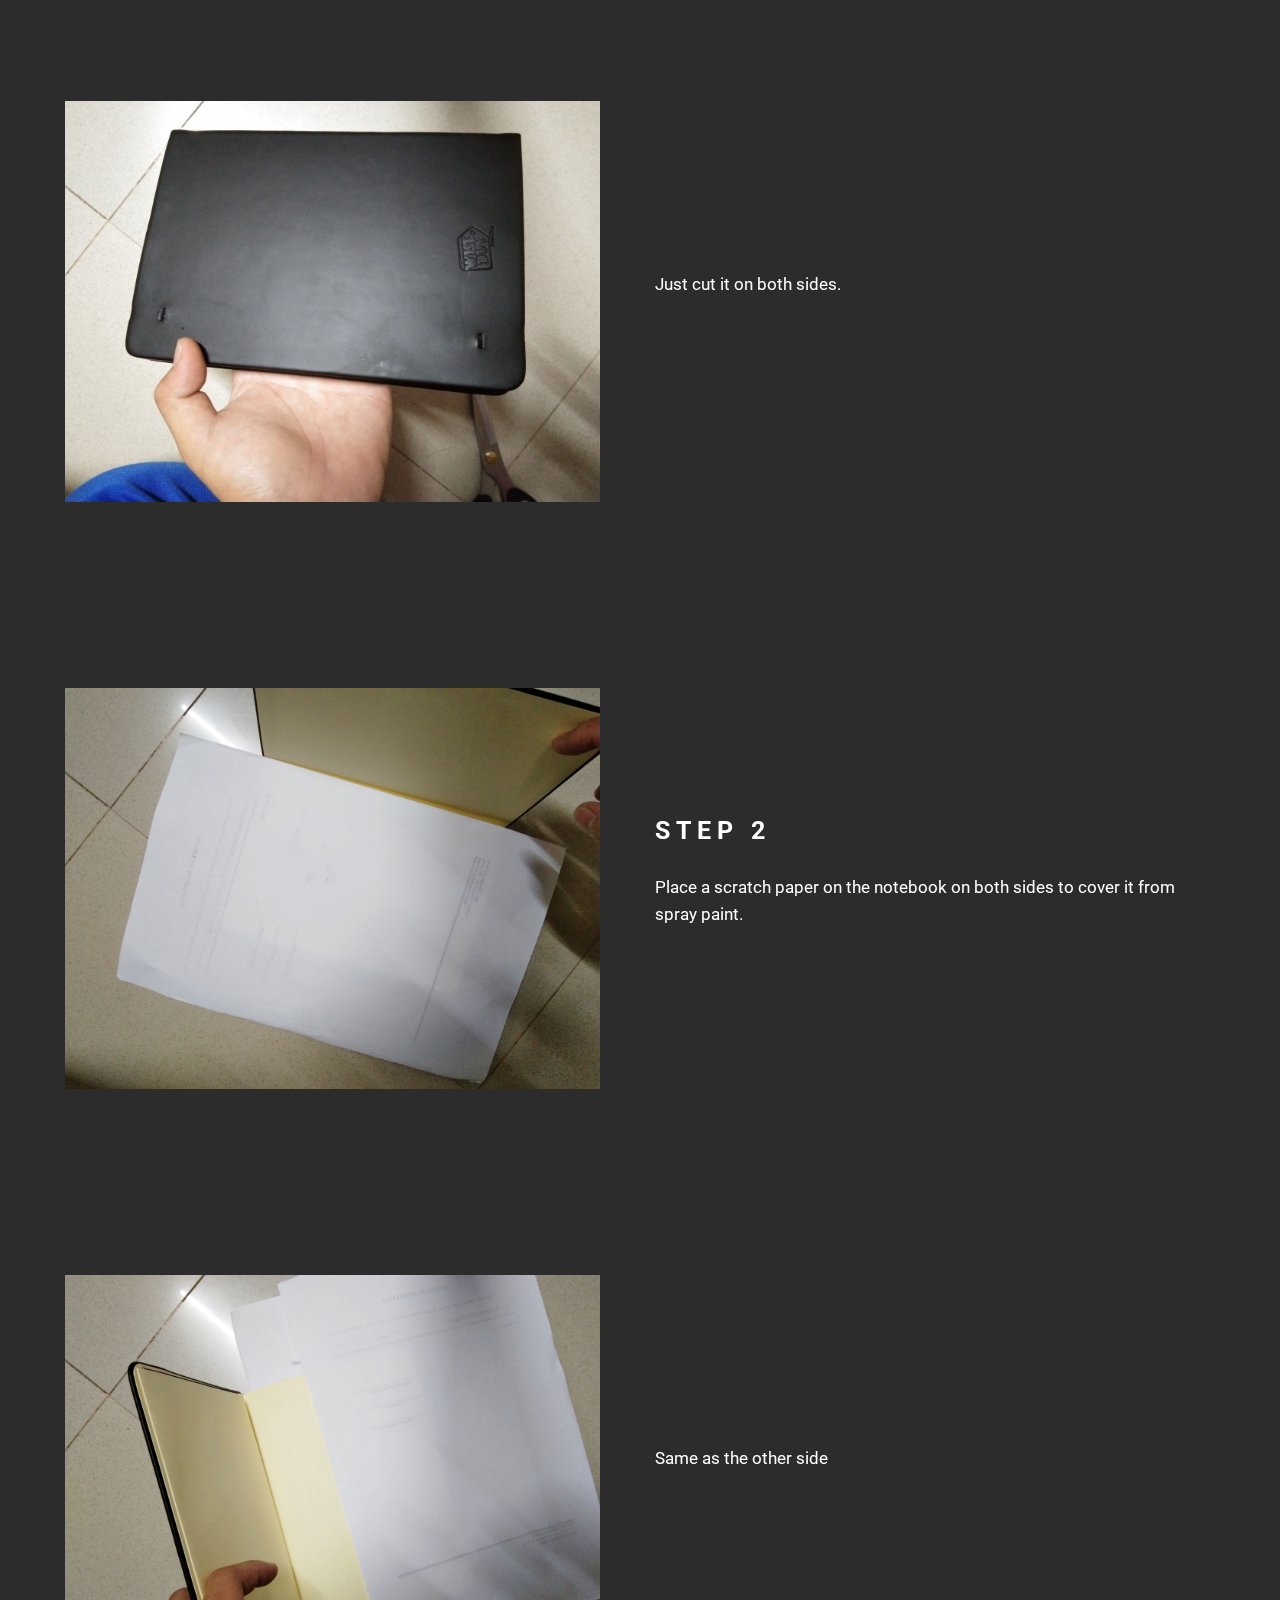
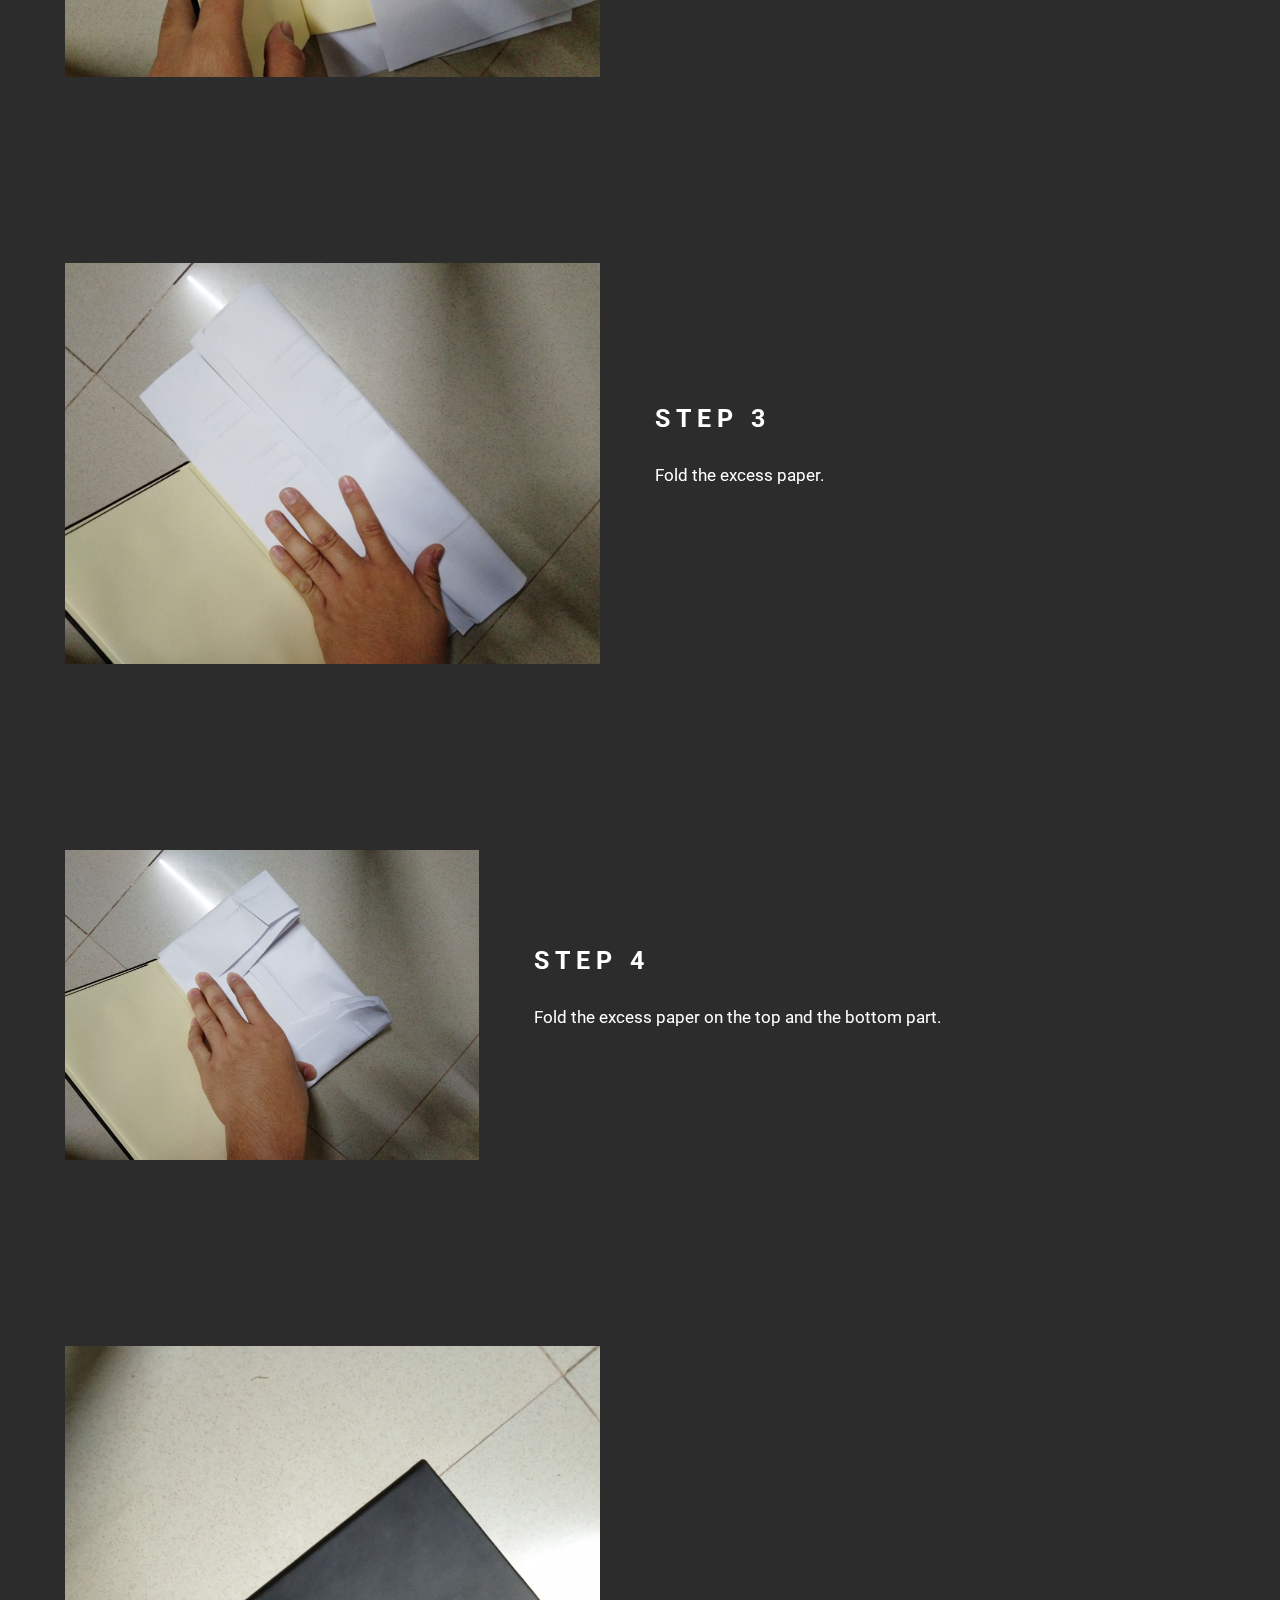
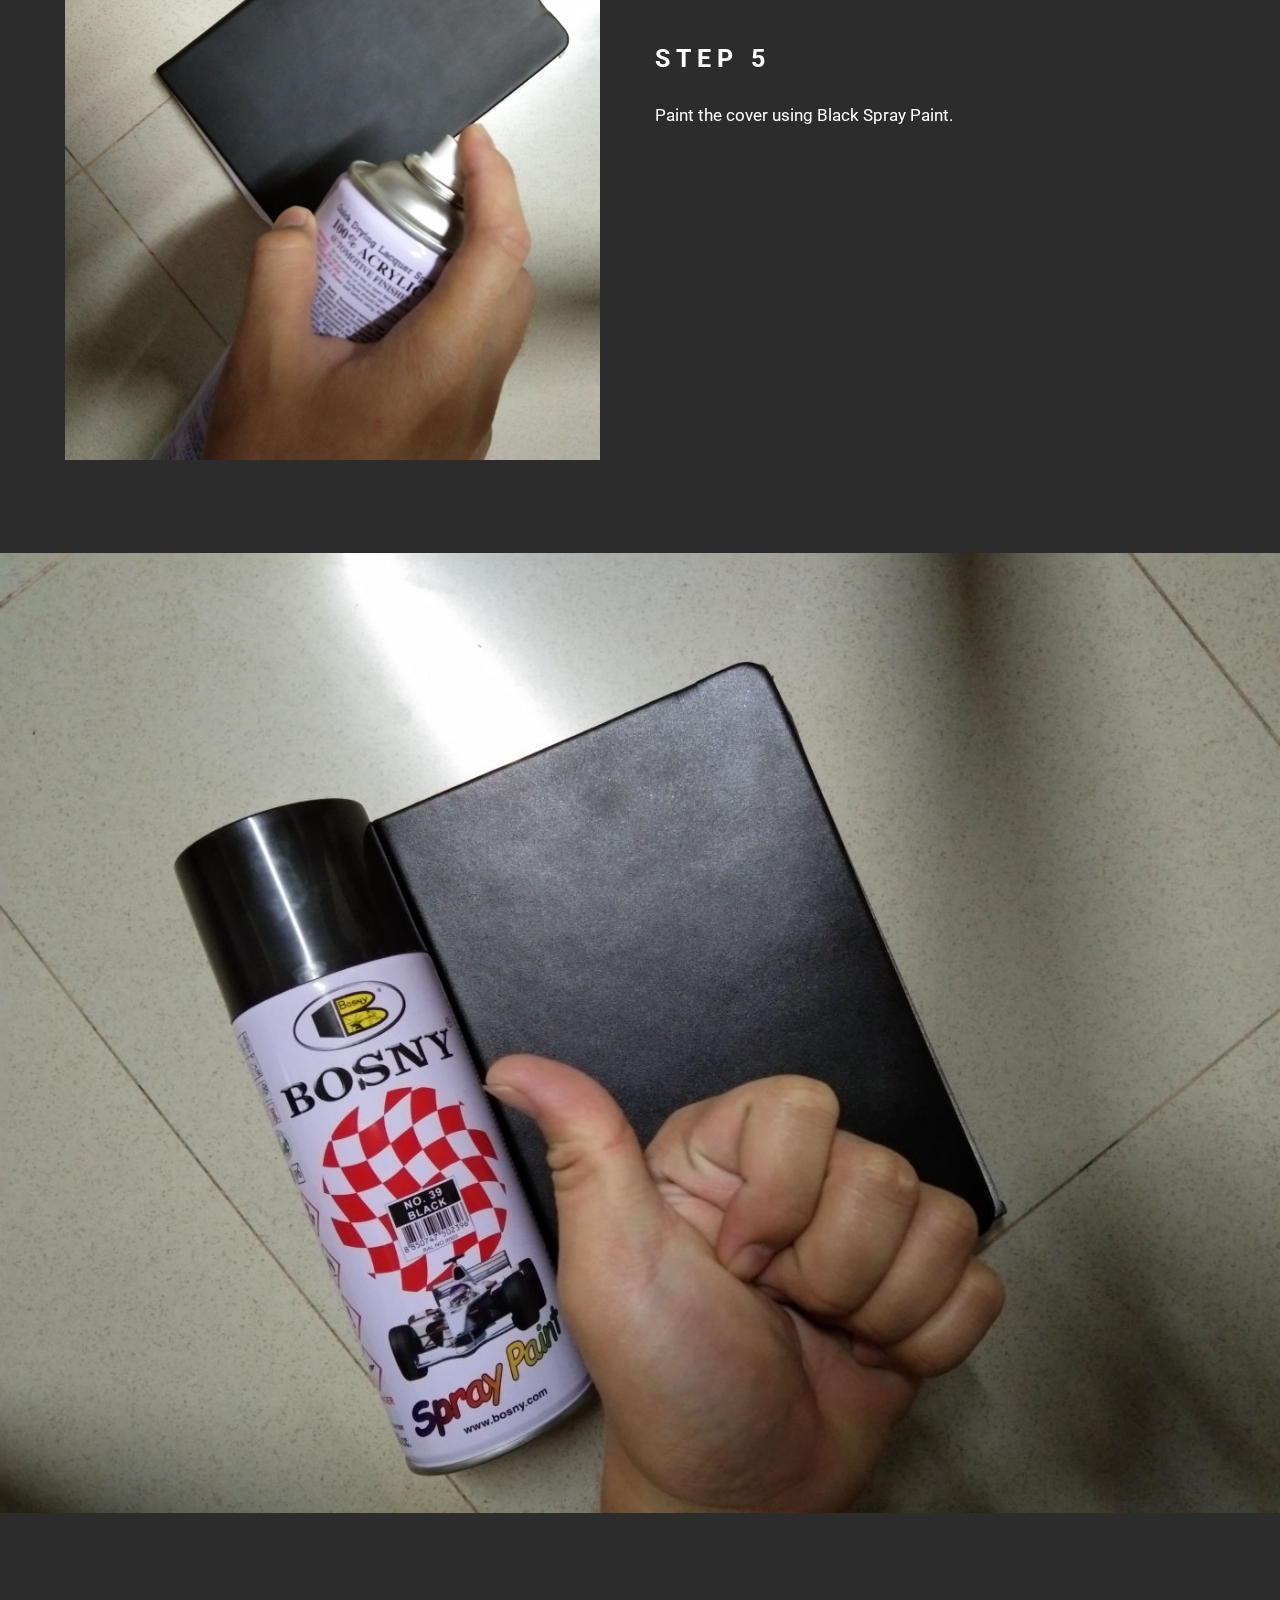
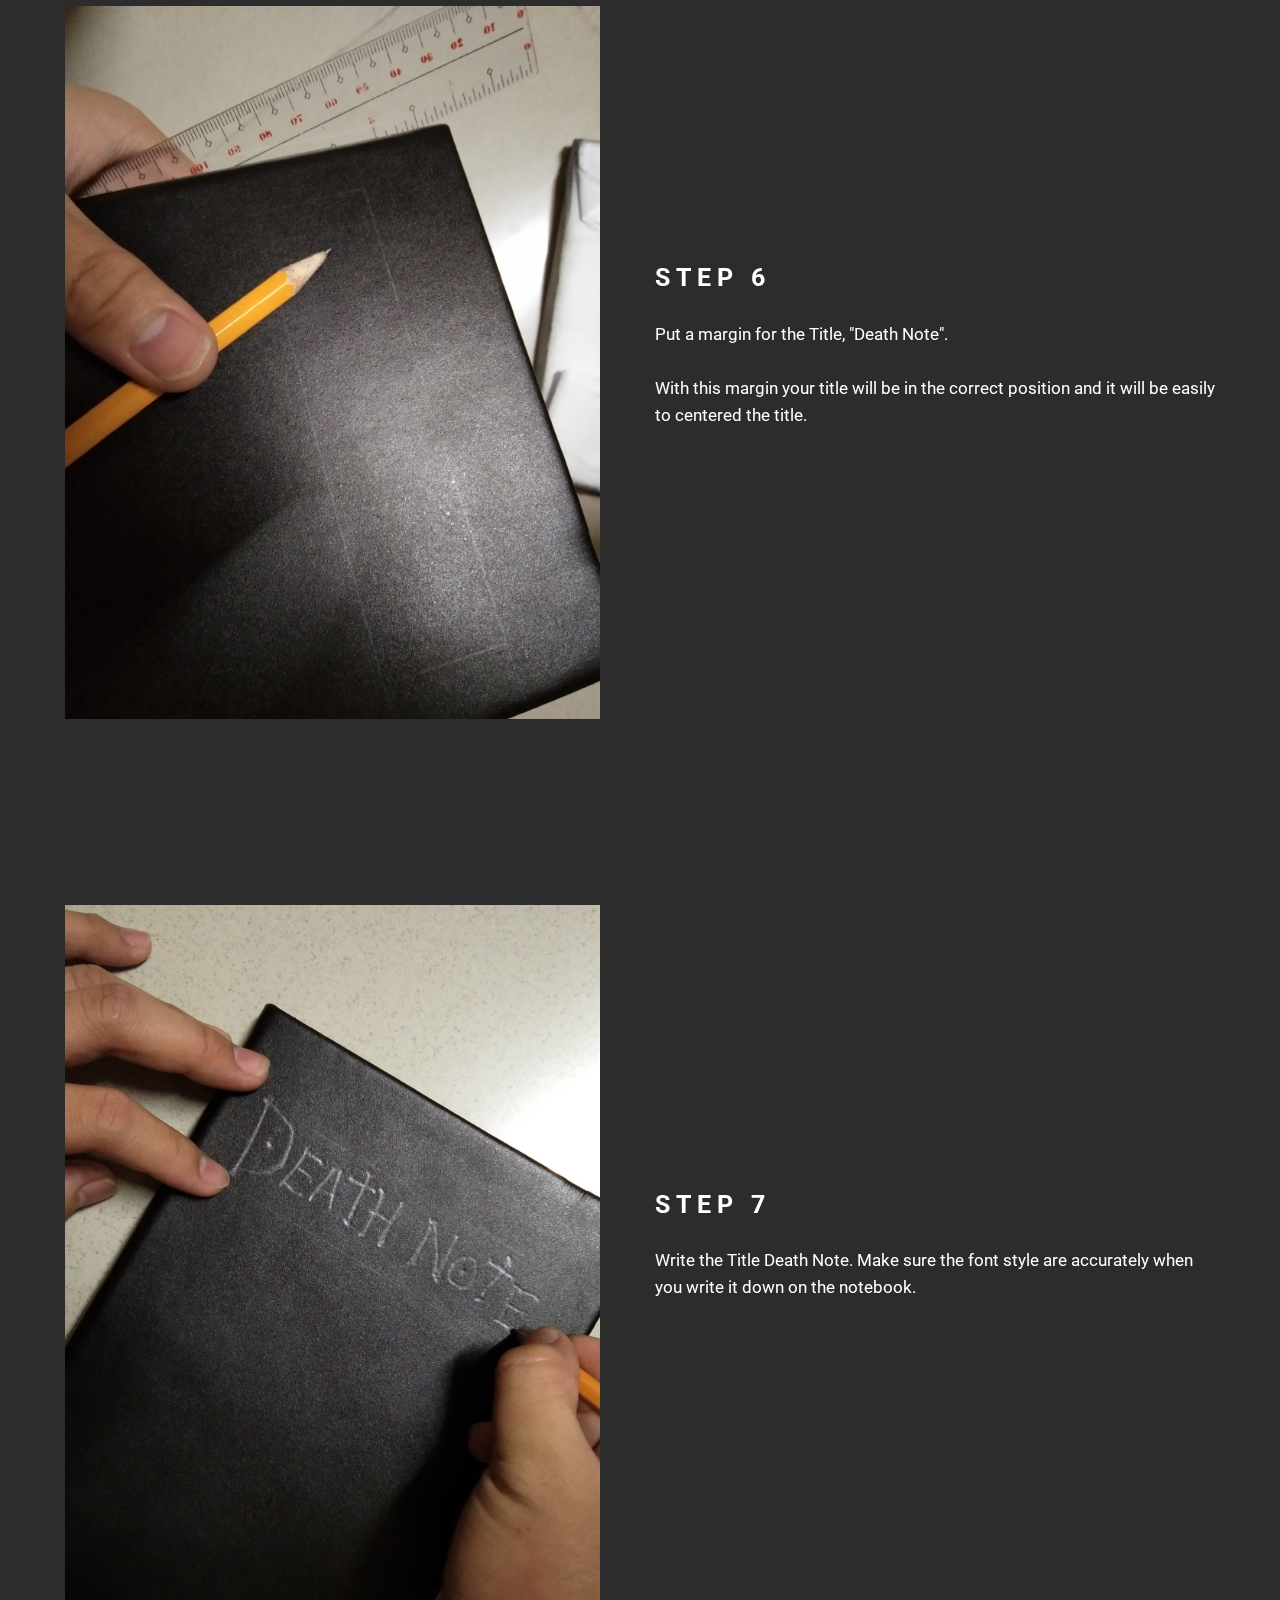
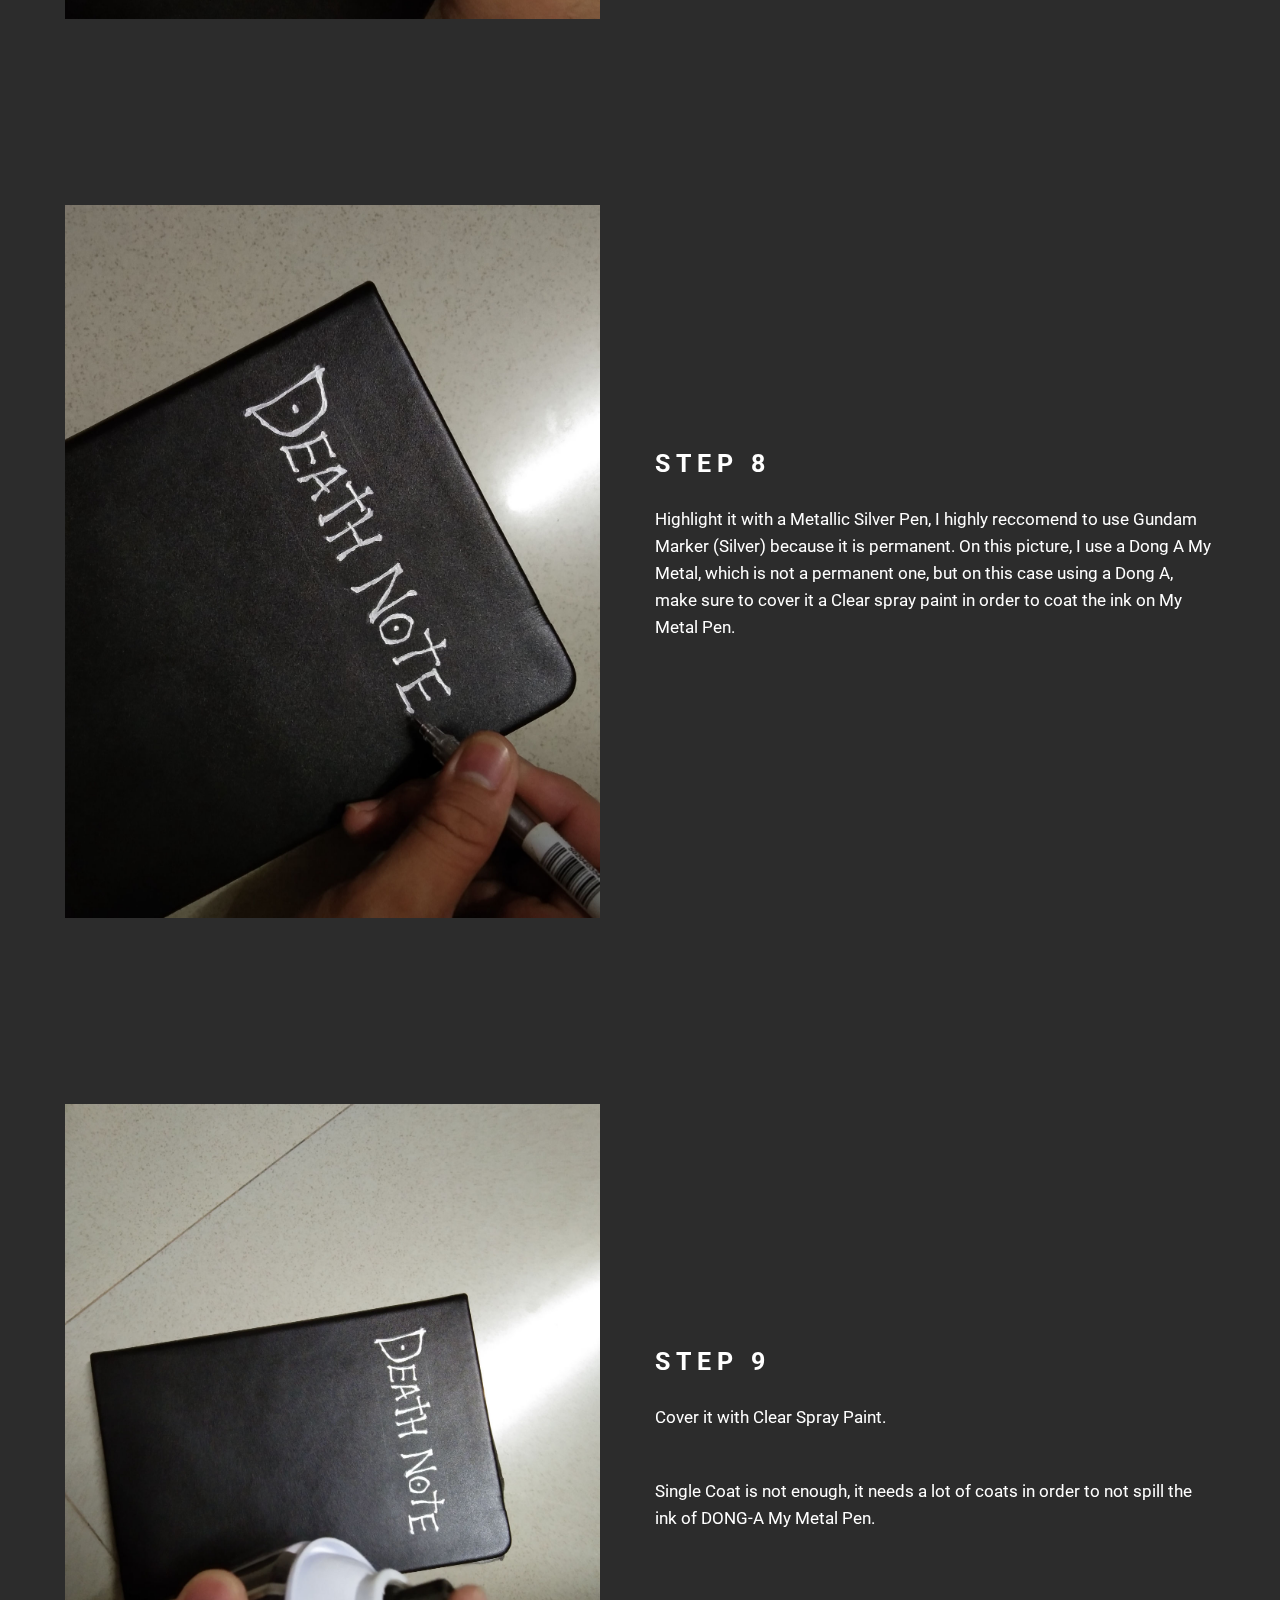
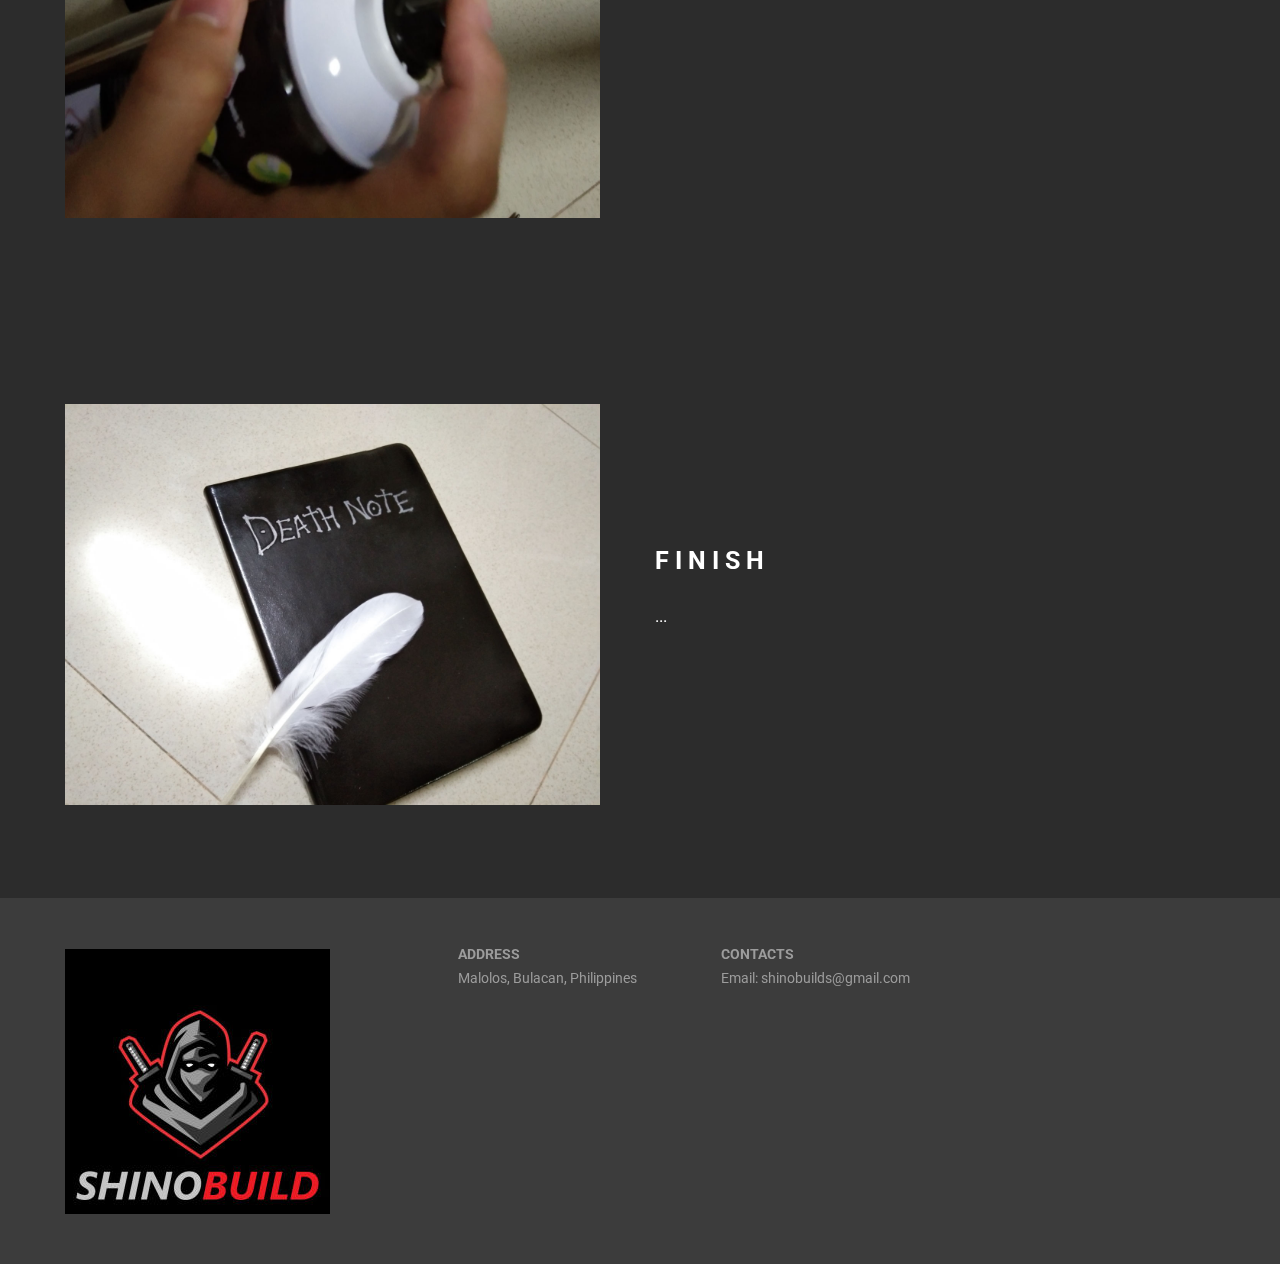
<file: page3.html>
<!DOCTYPE html>
<html  >
<head>
  <!-- Site made with Mobirise Website Builder v4.11.6, https://mobirise.com -->
  <meta charset="UTF-8">
  <meta http-equiv="X-UA-Compatible" content="IE=edge">
  <meta name="generator" content="Mobirise v4.11.6, mobirise.com">
  <meta name="viewport" content="width=device-width, initial-scale=1, minimum-scale=1">
  <link rel="shortcut icon" href="assets/images/ninja-logo-mascot-5-128x128.jpeg" type="image/x-icon">
  <meta name="description" content="">
  
  <title>DEATH NOTE</title>
  <link rel="stylesheet" href="https://fonts.googleapis.com/css?family=Roboto:700,400&subset=cyrillic,latin,greek,vietnamese">
  <link rel="stylesheet" href="assets/bootstrap/css/bootstrap.min.css">
  <link rel="stylesheet" href="assets/animatecss/animate.min.css">
  <link rel="stylesheet" href="assets/mobirise/css/style.css">
  <link rel="preload" as="style" href="assets/mobirise/css/mbr-additional.css"><link rel="stylesheet" href="assets/mobirise/css/mbr-additional.css" type="text/css">
  
  
  
</head>
<body>
  <section class="mbr-navbar mbr-navbar--freeze mbr-navbar--absolute mbr-navbar--sticky mbr-navbar--collapsed" id="ext_menu-i" data-rv-view="218">
    <div class="mbr-navbar__section mbr-section">
        <div class="mbr-section__container container">
            <div class="mbr-navbar__container">
                <div class="mbr-navbar__column mbr-navbar__column--s mbr-navbar__brand">
                    <span class="mbr-navbar__brand-link mbr-brand mbr-brand--inline">
                        <span class="mbr-brand__logo"><a href="https://mobirise.com"><img src="assets/images/ninja-logo-mascot-5-128x128.jpeg" class="mbr-navbar__brand-img mbr-brand__img" alt="Mobirise"></a></span>
                        <span class="mbr-brand__name"><a class="mbr-brand__name text-white" href="index.html">SHINOBUILD</a></span>
                    </span>
                </div>
                <div class="mbr-navbar__hamburger mbr-hamburger"><span class="mbr-hamburger__line"></span></div>
                <div class="mbr-navbar__column mbr-navbar__menu">
                    <nav class="mbr-navbar__menu-box mbr-navbar__menu-box--inline-right">
                        <div class="mbr-navbar__column">
                            <ul class="mbr-navbar__items mbr-navbar__items--right float-left mbr-buttons mbr-buttons--freeze mbr-buttons--right btn-decorator mbr-buttons--activated mbr-buttons--only-links"><li class="mbr-navbar__item"><a class="mbr-buttons__link btn text-white" href="index.html">HOME</a></li> <li class="mbr-navbar__item"><a class="mbr-buttons__link btn text-white" href="page6.html">PICTURES</a></li> <li class="mbr-navbar__item"><a class="mbr-buttons__link btn text-white" href="page7.html">VIDEOS</a></li><li class="mbr-navbar__item"><a class="mbr-buttons__link btn text-white" href="page8.html">DOCUMENTATIONS</a></li><li class="mbr-navbar__item"><a class="mbr-buttons__link btn text-white" href="page9.html">ABOUT US</a></li></ul>                            
                            
                        </div>
                    </nav>
                </div>
            </div>
        </div>
    </div>
</section>

<section class="engine"><a href="https://mobirise.info/m">web design templates</a></section><section class="mbr-box mbr-section mbr-section--relative mbr-section--fixed-size mbr-section--full-height mbr-section--bg-adapted mbr-parallax-background mbr-after-navbar" id="header1-7r" data-rv-view="220" style="background-image: url(assets/images/now-thats-a-handy-dandy-notebook-1300x650.jpg);">
    <div class="mbr-box__magnet mbr-box__magnet--sm-padding mbr-box__magnet--center-left">
        <div class="mbr-overlay" style="opacity: 0.5; background-color: rgb(34, 34, 34);"></div>
        <div class="mbr-box__container mbr-section__container container">
            <div class="mbr-box mbr-box--stretched"><div class="mbr-box__magnet mbr-box__magnet--center-left">
                <div class="row"><div class=" col-sm-6 col-sm-offset-6">
                    <div class="mbr-hero animated fadeInUp">
                        <h1 class="mbr-hero__text"><em>DEATH NOTE</em></h1>
                        
                    </div>
                    
                </div></div>
            </div></div>
        </div>
        
    </div>
</section>

<section class="mbr-section mbr-section--relative" id="msg-box4-5q" data-rv-view="223" style="background-color: rgb(44, 44, 44);">
    
    <div class="mbr-section__container mbr-section__container--isolated container" style="padding-top: 93px; padding-bottom: 93px;">
        <div class="row">
            <div class="mbr-box mbr-box--fixed mbr-box--adapted">
                <div class="mbr-box__magnet mbr-box__magnet--top-right mbr-section__left col-sm-6 image-size" style="width: 50%;">
                    <figure class="mbr-figure mbr-figure--adapted mbr-figure--caption-inside-bottom mbr-figure--full-width"><img src="assets/images/a-death-note-500x544.jpg" class="mbr-figure__img"></figure>
                </div>
                <div class="mbr-box__magnet mbr-class-mbr-box__magnet--center-left col-sm-6 content-size mbr-section__right">
                    <div class="mbr-section__container mbr-section__container--middle">
                        <div class="mbr-header mbr-header--auto-align mbr-header--wysiwyg">
                            <h3 class="mbr-header__text">DEATH NOTE</h3>
                            
                        </div>
                    </div>
                    <div class="mbr-section__container mbr-section__container--middle">
                        <div class="mbr-article mbr-article--auto-align mbr-article--wysiwyg">It is a supernatural book that allows to kill anyone by writing the name of victim on this notebook while remembering their physical appearance. 
<div>
</div><div><br></div><div><br></div></div>
                    </div>
                    
                </div>
                
            </div>
        </div>
    </div>
</section>

<section class="mbr-section" id="header3-6r" data-rv-view="226">
    <div class="mbr-section__container container mbr-section__container--isolated">
        <div class="mbr-header mbr-header--wysiwyg row">
            <div class="col-sm-8 col-sm-offset-2">
                <h3 class="mbr-header__text">LET'S START...</h3>
                
            </div>
        </div>
    </div>
</section>

<section class="mbr-section mbr-section--relative" id="msg-box4-36" data-rv-view="228" style="background-color: rgb(44, 44, 44);">
    
    <div class="mbr-section__container mbr-section__container--isolated container" style="padding-top: 93px; padding-bottom: 93px;">
        <div class="row">
            <div class="mbr-box mbr-box--fixed mbr-box--adapted">
                <div class="mbr-box__magnet mbr-box__magnet--top-right mbr-section__left col-sm-6 image-size" style="width: 50%;">
                    <figure class="mbr-figure mbr-figure--adapted mbr-figure--caption-inside-bottom mbr-figure--full-width"><img src="assets/images/img-20191203-91403-1400x1050.jpg" class="mbr-figure__img"></figure>
                </div>
                <div class="mbr-box__magnet mbr-class-mbr-box__magnet--center-left col-sm-6 content-size mbr-section__right">
                    <div class="mbr-section__container mbr-section__container--middle">
                        <div class="mbr-header mbr-header--auto-align mbr-header--wysiwyg">
                            <h3 class="mbr-header__text">STEP 1</h3>
                            
                        </div>
                    </div>
                    <div class="mbr-section__container mbr-section__container--middle">
                        <div class="mbr-article mbr-article--auto-align mbr-article--wysiwyg"><p>Prepare the tools and materials needed:<br><br>WISE BUY Daily Planner Notebook<br>PYLOX Lazer Spray Paint (CLEAR)<br>BOSNY Spray Paint (BLACK)<br>Scissors<br>DONG-A My Metal (METAL SILVER)<br>Mongol Pencil No. 2<br><br>Highly recommended to use:<br>Gundam Marker White/Silver (Pen Type)</p></div>
                    </div>
                    
                </div>
                
            </div>
        </div>
    </div>
</section>

<section class="mbr-section mbr-section--relative" id="msg-box4-44" data-rv-view="231" style="background-color: rgb(44, 44, 44);">
    
    <div class="mbr-section__container mbr-section__container--isolated container" style="padding-top: 93px; padding-bottom: 93px;">
        <div class="row">
            <div class="mbr-box mbr-box--fixed mbr-box--adapted">
                <div class="mbr-box__magnet mbr-box__magnet--top-right mbr-section__left col-sm-6 image-size" style="width: 50%;">
                    <figure class="mbr-figure mbr-figure--adapted mbr-figure--caption-inside-bottom mbr-figure--full-width"><img src="assets/images/img-20191203-91411-1400x1050.jpg" class="mbr-figure__img"></figure>
                </div>
                <div class="mbr-box__magnet mbr-class-mbr-box__magnet--center-left col-sm-6 content-size mbr-section__right">
                    <div class="mbr-section__container mbr-section__container--middle">
                        <div class="mbr-header mbr-header--auto-align mbr-header--wysiwyg">
                            <h3 class="mbr-header__text">SPRAY PAINT</h3>
                            
                        </div>
                    </div>
                    <div class="mbr-section__container mbr-section__container--middle">
                        <div class="mbr-article mbr-article--auto-align mbr-article--wysiwyg"><p>We use PYLOX Lazer Spray Paint (Clear) and BOSNY Spray Paint (Black) on this tutorial, you may use other brands.</p></div>
                    </div>
                    
                </div>
                
            </div>
        </div>
    </div>
</section>

<section class="mbr-section mbr-section--relative" id="msg-box4-45" data-rv-view="234" style="background-color: rgb(44, 44, 44);">
    
    <div class="mbr-section__container mbr-section__container--isolated container" style="padding-top: 93px; padding-bottom: 93px;">
        <div class="row">
            <div class="mbr-box mbr-box--fixed mbr-box--adapted">
                <div class="mbr-box__magnet mbr-box__magnet--top-right mbr-section__left col-sm-6 image-size" style="width: 50%;">
                    <figure class="mbr-figure mbr-figure--adapted mbr-figure--caption-inside-bottom mbr-figure--full-width"><img src="assets/images/img-20191203-91434-1400x1050.jpg" class="mbr-figure__img"></figure>
                </div>
                <div class="mbr-box__magnet mbr-class-mbr-box__magnet--center-left col-sm-6 content-size mbr-section__right">
                    <div class="mbr-section__container mbr-section__container--middle">
                        <div class="mbr-header mbr-header--auto-align mbr-header--wysiwyg">
                            <h3 class="mbr-header__text">PEN AND MARKER</h3>
                            
                        </div>
                    </div>
                    <div class="mbr-section__container mbr-section__container--middle">
                        <div class="mbr-article mbr-article--auto-align mbr-article--wysiwyg">We use DONG-A My Metal (METAL SILVER) for writing " Death Note " on the cover but we didnt recommenden it to use. Use Gundam Maker White/Silver (Pen Type). Due to scarcity of the required materials we utilize other alternatives but these alternatives dont give any good quality. Also the builder have financially problems that we can able purchase good products to come up on better result. In short we are just looking a good alternatives.</div>
                    </div>
                    
                </div>
                
            </div>
        </div>
    </div>
</section>

<section class="mbr-section mbr-section--relative" id="msg-box4-46" data-rv-view="237" style="background-color: rgb(44, 44, 44);">
    
    <div class="mbr-section__container mbr-section__container--isolated container" style="padding-top: 93px; padding-bottom: 93px;">
        <div class="row">
            <div class="mbr-box mbr-box--fixed mbr-box--adapted">
                <div class="mbr-box__magnet mbr-box__magnet--top-right mbr-section__left col-sm-6 image-size" style="width: 50%;">
                    <figure class="mbr-figure mbr-figure--adapted mbr-figure--caption-inside-bottom mbr-figure--full-width"><img src="assets/images/img-20191203-91442-1400x1050.jpg" class="mbr-figure__img"></figure>
                </div>
                <div class="mbr-box__magnet mbr-class-mbr-box__magnet--center-left col-sm-6 content-size mbr-section__right">
                    <div class="mbr-section__container mbr-section__container--middle">
                        <div class="mbr-header mbr-header--auto-align mbr-header--wysiwyg">
                            <h3 class="mbr-header__text">NOTEBOOK</h3>
                            
                        </div>
                    </div>
                    <div class="mbr-section__container mbr-section__container--middle">
                        <div class="mbr-article mbr-article--auto-align mbr-article--wysiwyg">We use WISE BUY Daily Planner Notebook as for the base because it has a good quality and it has a pretty accurate looking inside and thick cover which is pretty decent quality. You can also use other notebooks too.</div>
                    </div>
                    
                </div>
                
            </div>
        </div>
    </div>
</section>

<section class="mbr-section mbr-section--relative" id="msg-box4-4c" data-rv-view="240" style="background-color: rgb(44, 44, 44);">
    
    <div class="mbr-section__container mbr-section__container--isolated container" style="padding-top: 93px; padding-bottom: 93px;">
        <div class="row">
            <div class="mbr-box mbr-box--fixed mbr-box--adapted">
                <div class="mbr-box__magnet mbr-box__magnet--top-right mbr-section__left col-sm-6 image-size" style="width: 50%;">
                    <figure class="mbr-figure mbr-figure--adapted mbr-figure--caption-inside-bottom mbr-figure--full-width"><img src="assets/images/img-20191203-94929-1400x1050.jpg" class="mbr-figure__img"></figure>
                </div>
                <div class="mbr-box__magnet mbr-class-mbr-box__magnet--center-left col-sm-6 content-size mbr-section__right">
                    <div class="mbr-section__container mbr-section__container--middle">
                        <div class="mbr-header mbr-header--auto-align mbr-header--wysiwyg">
                            <h3 class="mbr-header__text">STEP 1</h3>
                            
                        </div>
                    </div>
                    <div class="mbr-section__container mbr-section__container--middle">
                        <div class="mbr-article mbr-article--auto-align mbr-article--wysiwyg">On WISE BUY Daily Planner Notebook, we remove the strap on the back because on the actual Death note it doesnt have any strap.&nbsp;<br><br>If your notebook doent have have strap, skip this step and proceed on step 2.</div>
                    </div>
                    
                </div>
                
            </div>
        </div>
    </div>
</section>

<section class="mbr-section mbr-section--relative" id="msg-box4-4b" data-rv-view="243" style="background-color: rgb(44, 44, 44);">
    
    <div class="mbr-section__container mbr-section__container--isolated container" style="padding-top: 93px; padding-bottom: 93px;">
        <div class="row">
            <div class="mbr-box mbr-box--fixed mbr-box--adapted">
                <div class="mbr-box__magnet mbr-box__magnet--top-right mbr-section__left col-sm-6 image-size" style="width: 50%;">
                    <figure class="mbr-figure mbr-figure--adapted mbr-figure--caption-inside-bottom mbr-figure--full-width"><img src="assets/images/img-20191203-95008-1400x1050.jpg" class="mbr-figure__img"></figure>
                </div>
                <div class="mbr-box__magnet mbr-class-mbr-box__magnet--center-left col-sm-6 content-size mbr-section__right">
                    
                    <div class="mbr-section__container mbr-section__container--middle">
                        <div class="mbr-article mbr-article--auto-align mbr-article--wysiwyg">Just cut it on both sides.</div>
                    </div>
                    
                </div>
                
            </div>
        </div>
    </div>
</section>

<section class="mbr-section mbr-section--relative" id="msg-box4-48" data-rv-view="246" style="background-color: rgb(44, 44, 44);">
    
    <div class="mbr-section__container mbr-section__container--isolated container" style="padding-top: 93px; padding-bottom: 93px;">
        <div class="row">
            <div class="mbr-box mbr-box--fixed mbr-box--adapted">
                <div class="mbr-box__magnet mbr-box__magnet--top-right mbr-section__left col-sm-6 image-size" style="width: 50%;">
                    <figure class="mbr-figure mbr-figure--adapted mbr-figure--caption-inside-bottom mbr-figure--full-width"><img src="assets/images/img-20191207-21314-1400x1050.jpg" class="mbr-figure__img"></figure>
                </div>
                <div class="mbr-box__magnet mbr-class-mbr-box__magnet--center-left col-sm-6 content-size mbr-section__right">
                    <div class="mbr-section__container mbr-section__container--middle">
                        <div class="mbr-header mbr-header--auto-align mbr-header--wysiwyg">
                            <h3 class="mbr-header__text">STEP 2</h3>
                            
                        </div>
                    </div>
                    <div class="mbr-section__container mbr-section__container--middle">
                        <div class="mbr-article mbr-article--auto-align mbr-article--wysiwyg">Place a scratch paper on the notebook on both sides to cover it from spray paint.</div>
                    </div>
                    
                </div>
                
            </div>
        </div>
    </div>
</section>

<section class="mbr-section mbr-section--relative" id="msg-box4-49" data-rv-view="249" style="background-color: rgb(44, 44, 44);">
    
    <div class="mbr-section__container mbr-section__container--isolated container" style="padding-top: 93px; padding-bottom: 93px;">
        <div class="row">
            <div class="mbr-box mbr-box--fixed mbr-box--adapted">
                <div class="mbr-box__magnet mbr-box__magnet--top-right mbr-section__left col-sm-6 image-size" style="width: 50%;">
                    <figure class="mbr-figure mbr-figure--adapted mbr-figure--caption-inside-bottom mbr-figure--full-width"><img src="assets/images/img-20191207-21235-1400x1050.jpg" class="mbr-figure__img"></figure>
                </div>
                <div class="mbr-box__magnet mbr-class-mbr-box__magnet--center-left col-sm-6 content-size mbr-section__right">
                    
                    <div class="mbr-section__container mbr-section__container--middle">
                        <div class="mbr-article mbr-article--auto-align mbr-article--wysiwyg">Same as the other side</div>
                    </div>
                    
                </div>
                
            </div>
        </div>
    </div>
</section>

<section class="mbr-section mbr-section--relative" id="msg-box4-4d" data-rv-view="252" style="background-color: rgb(44, 44, 44);">
    
    <div class="mbr-section__container mbr-section__container--isolated container" style="padding-top: 93px; padding-bottom: 93px;">
        <div class="row">
            <div class="mbr-box mbr-box--fixed mbr-box--adapted">
                <div class="mbr-box__magnet mbr-box__magnet--top-right mbr-section__left col-sm-6 image-size" style="width: 50%;">
                    <figure class="mbr-figure mbr-figure--adapted mbr-figure--caption-inside-bottom mbr-figure--full-width"><img src="assets/images/img-20191207-21354-1400x1050.jpg" class="mbr-figure__img"></figure>
                </div>
                <div class="mbr-box__magnet mbr-class-mbr-box__magnet--center-left col-sm-6 content-size mbr-section__right">
                    <div class="mbr-section__container mbr-section__container--middle">
                        <div class="mbr-header mbr-header--auto-align mbr-header--wysiwyg">
                            <h3 class="mbr-header__text">STEP 3</h3>
                            
                        </div>
                    </div>
                    <div class="mbr-section__container mbr-section__container--middle">
                        <div class="mbr-article mbr-article--auto-align mbr-article--wysiwyg">Fold the excess paper.</div>
                    </div>
                    
                </div>
                
            </div>
        </div>
    </div>
</section>

<section class="mbr-section mbr-section--relative" id="msg-box4-4f" data-rv-view="255" style="background-color: rgb(44, 44, 44);">
    
    <div class="mbr-section__container mbr-section__container--isolated container" style="padding-top: 93px; padding-bottom: 93px;">
        <div class="row">
            <div class="mbr-box mbr-box--fixed mbr-box--adapted">
                <div class="mbr-box__magnet mbr-box__magnet--top-right mbr-section__left col-sm-6 image-size" style="width: 33%;">
                    <figure class="mbr-figure mbr-figure--adapted mbr-figure--caption-inside-bottom mbr-figure--full-width"><img src="assets/images/img-20191207-21423-1400x1050.jpg" class="mbr-figure__img"></figure>
                </div>
                <div class="mbr-box__magnet mbr-class-mbr-box__magnet--center-left col-sm-6 content-size mbr-section__right">
                    <div class="mbr-section__container mbr-section__container--middle">
                        <div class="mbr-header mbr-header--auto-align mbr-header--wysiwyg">
                            <h3 class="mbr-header__text">STEP 4</h3>
                            
                        </div>
                    </div>
                    <div class="mbr-section__container mbr-section__container--middle">
                        <div class="mbr-article mbr-article--auto-align mbr-article--wysiwyg">Fold the excess paper on the top and the bottom part.</div>
                    </div>
                    
                </div>
                
            </div>
        </div>
    </div>
</section>

<section class="mbr-section mbr-section--relative" id="msg-box4-4g" data-rv-view="258" style="background-color: rgb(44, 44, 44);">
    
    <div class="mbr-section__container mbr-section__container--isolated container" style="padding-top: 93px; padding-bottom: 93px;">
        <div class="row">
            <div class="mbr-box mbr-box--fixed mbr-box--adapted">
                <div class="mbr-box__magnet mbr-box__magnet--top-right mbr-section__left col-sm-6 image-size" style="width: 50%;">
                    <figure class="mbr-figure mbr-figure--adapted mbr-figure--caption-inside-bottom mbr-figure--full-width"><img src="assets/images/img-20191203-95637-1400x1867.jpg" class="mbr-figure__img"></figure>
                </div>
                <div class="mbr-box__magnet mbr-class-mbr-box__magnet--center-left col-sm-6 content-size mbr-section__right">
                    <div class="mbr-section__container mbr-section__container--middle">
                        <div class="mbr-header mbr-header--auto-align mbr-header--wysiwyg">
                            <h3 class="mbr-header__text">STEP 5</h3>
                            
                        </div>
                    </div>
                    <div class="mbr-section__container mbr-section__container--middle">
                        <div class="mbr-article mbr-article--auto-align mbr-article--wysiwyg">Paint the cover using Black Spray Paint.</div>
                    </div>
                    
                </div>
                
            </div>
        </div>
    </div>
</section>

<section class="mbr-figure mbr-figure--wysiwyg mbr-figure--full-width mbr-figure--caption-inside-bottom" id="image1-6s" data-rv-view="261">

    <div><img src="assets/images/img-20191203-1205261-1400x1050.jpg" class="mbr-figure__img"></div>
    
</section>

<section class="mbr-section mbr-section--relative" id="msg-box4-5d" data-rv-view="263" style="background-color: rgb(44, 44, 44);">
    
    <div class="mbr-section__container mbr-section__container--isolated container" style="padding-top: 93px; padding-bottom: 93px;">
        <div class="row">
            <div class="mbr-box mbr-box--fixed mbr-box--adapted">
                <div class="mbr-box__magnet mbr-box__magnet--top-right mbr-section__left col-sm-6 image-size" style="width: 50%;">
                    <figure class="mbr-figure mbr-figure--adapted mbr-figure--caption-inside-bottom mbr-figure--full-width"><img src="assets/images/img-20191203-1209171-1400x1867.jpg" class="mbr-figure__img"></figure>
                </div>
                <div class="mbr-box__magnet mbr-class-mbr-box__magnet--center-left col-sm-6 content-size mbr-section__right">
                    <div class="mbr-section__container mbr-section__container--middle">
                        <div class="mbr-header mbr-header--auto-align mbr-header--wysiwyg">
                            <h3 class="mbr-header__text">STEP 6</h3>
                            
                        </div>
                    </div>
                    <div class="mbr-section__container mbr-section__container--middle">
                        <div class="mbr-article mbr-article--auto-align mbr-article--wysiwyg">Put a margin for the Title, "Death Note".<br><br>With this margin your title will be in the correct position and it will be easily to centered the title.</div>
                    </div>
                    
                </div>
                
            </div>
        </div>
    </div>
</section>

<section class="mbr-section mbr-section--relative" id="msg-box4-5e" data-rv-view="266" style="background-color: rgb(44, 44, 44);">
    
    <div class="mbr-section__container mbr-section__container--isolated container" style="padding-top: 93px; padding-bottom: 93px;">
        <div class="row">
            <div class="mbr-box mbr-box--fixed mbr-box--adapted">
                <div class="mbr-box__magnet mbr-box__magnet--top-right mbr-section__left col-sm-6 image-size" style="width: 50%;">
                    <figure class="mbr-figure mbr-figure--adapted mbr-figure--caption-inside-bottom mbr-figure--full-width"><img src="assets/images/img-20191203-1223301-1400x1867.jpg" class="mbr-figure__img"></figure>
                </div>
                <div class="mbr-box__magnet mbr-class-mbr-box__magnet--center-left col-sm-6 content-size mbr-section__right">
                    <div class="mbr-section__container mbr-section__container--middle">
                        <div class="mbr-header mbr-header--auto-align mbr-header--wysiwyg">
                            <h3 class="mbr-header__text">STEP 7</h3>
                            
                        </div>
                    </div>
                    <div class="mbr-section__container mbr-section__container--middle">
                        <div class="mbr-article mbr-article--auto-align mbr-article--wysiwyg">Write the Title Death Note. Make sure the font style are accurately when you write it down on the notebook.</div>
                    </div>
                    
                </div>
                
            </div>
        </div>
    </div>
</section>

<section class="mbr-section mbr-section--relative" id="msg-box4-4h" data-rv-view="269" style="background-color: rgb(44, 44, 44);">
    
    <div class="mbr-section__container mbr-section__container--isolated container" style="padding-top: 93px; padding-bottom: 93px;">
        <div class="row">
            <div class="mbr-box mbr-box--fixed mbr-box--adapted">
                <div class="mbr-box__magnet mbr-box__magnet--top-right mbr-section__left col-sm-6 image-size" style="width: 50%;">
                    <figure class="mbr-figure mbr-figure--adapted mbr-figure--caption-inside-bottom mbr-figure--full-width"><img src="assets/images/img-20191203-1242371-1400x1867.jpg" class="mbr-figure__img"></figure>
                </div>
                <div class="mbr-box__magnet mbr-class-mbr-box__magnet--center-left col-sm-6 content-size mbr-section__right">
                    <div class="mbr-section__container mbr-section__container--middle">
                        <div class="mbr-header mbr-header--auto-align mbr-header--wysiwyg">
                            <h3 class="mbr-header__text">STEP 8</h3>
                            
                        </div>
                    </div>
                    <div class="mbr-section__container mbr-section__container--middle">
                        <div class="mbr-article mbr-article--auto-align mbr-article--wysiwyg">Highlight it with a Metallic Silver Pen, I highly reccomend to use Gundam Marker (Silver) because it is permanent. On this picture, I use a Dong A My Metal, which is not a permanent one, but on this case using a Dong A, make sure to cover it a Clear spray paint in order to coat the ink on My Metal Pen.&nbsp;</div>
                    </div>
                    
                </div>
                
            </div>
        </div>
    </div>
</section>

<section class="mbr-section mbr-section--relative" id="msg-box4-5f" data-rv-view="272" style="background-color: rgb(44, 44, 44);">
    
    <div class="mbr-section__container mbr-section__container--isolated container" style="padding-top: 93px; padding-bottom: 93px;">
        <div class="row">
            <div class="mbr-box mbr-box--fixed mbr-box--adapted">
                <div class="mbr-box__magnet mbr-box__magnet--top-right mbr-section__left col-sm-6 image-size" style="width: 50%;">
                    <figure class="mbr-figure mbr-figure--adapted mbr-figure--caption-inside-bottom mbr-figure--full-width"><img src="assets/images/img-20191203-1246581-1400x1867.jpg" class="mbr-figure__img"></figure>
                </div>
                <div class="mbr-box__magnet mbr-class-mbr-box__magnet--center-left col-sm-6 content-size mbr-section__right">
                    <div class="mbr-section__container mbr-section__container--middle">
                        <div class="mbr-header mbr-header--auto-align mbr-header--wysiwyg">
                            <h3 class="mbr-header__text">STEP 9</h3>
                            
                        </div>
                    </div>
                    <div class="mbr-section__container mbr-section__container--middle">
                        <div class="mbr-article mbr-article--auto-align mbr-article--wysiwyg"><p>Cover it with Clear Spray Paint.</p><p><br></p><p>Single Coat is not enough, it needs a lot of coats in order to not spill the ink of DONG-A My Metal Pen.</p></div>
                    </div>
                    
                </div>
                
            </div>
        </div>
    </div>
</section>

<section class="mbr-section mbr-section--relative" id="msg-box4-5g" data-rv-view="275" style="background-color: rgb(44, 44, 44);">
    
    <div class="mbr-section__container mbr-section__container--isolated container" style="padding-top: 93px; padding-bottom: 93px;">
        <div class="row">
            <div class="mbr-box mbr-box--fixed mbr-box--adapted">
                <div class="mbr-box__magnet mbr-box__magnet--top-right mbr-section__left col-sm-6 image-size" style="width: 50%;">
                    <figure class="mbr-figure mbr-figure--adapted mbr-figure--caption-inside-bottom mbr-figure--full-width"><img src="assets/images/img-20191203-1731471-1400x1050.jpg" class="mbr-figure__img"></figure>
                </div>
                <div class="mbr-box__magnet mbr-class-mbr-box__magnet--center-left col-sm-6 content-size mbr-section__right">
                    <div class="mbr-section__container mbr-section__container--middle">
                        <div class="mbr-header mbr-header--auto-align mbr-header--wysiwyg">
                            <h3 class="mbr-header__text">FINISH</h3>
                            
                        </div>
                    </div>
                    <div class="mbr-section__container mbr-section__container--middle">
                        <div class="mbr-article mbr-article--auto-align mbr-article--wysiwyg">...</div>
                    </div>
                    
                </div>
                
            </div>
        </div>
    </div>
</section>

<section class="mbr-section mbr-section--relative mbr-section--fixed-size" id="contacts1-q" data-rv-view="278" style="background-color: rgb(60, 60, 60);">
    
    <div class="mbr-section__container container">
        <div class="mbr-contacts mbr-contacts--wysiwyg row" style="padding-top: 45px; padding-bottom: 45px;">
            <div class="col-sm-4">
                <div><img src="assets/images/ninja-logo-mascot-5-265x265.jpg" class="mbr-contacts__img mbr-contacts__img--left"></div>
            </div>
            <div class="col-sm-8">
                <div class="row">
                    <div class="col-sm-4">
                        <p class="mbr-contacts__text"><strong>ADDRESS</strong><br>Malolos, Bulacan, Philippines</p>
                    </div>
                    <div class="col-sm-4">
                        <p class="mbr-contacts__text"><strong>CONTACTS</strong><br>
Email: shinobuilds@gmail.com<br><br><br></p>
                    </div>
                    <div class="col-sm-4"></div>
                </div>
            </div>
        </div>
    </div>
</section>


  <script src="assets/web/assets/jquery/jquery.min.js"></script>
  <script src="assets/bootstrap/js/bootstrap.min.js"></script>
  <script src="assets/smooth-scroll/smooth-scroll.js"></script>
  <script src="assets/jarallax/jarallax.js"></script>
  <script src="assets/mobirise/js/script.js"></script>
  
  
</body>
</html>
</file>
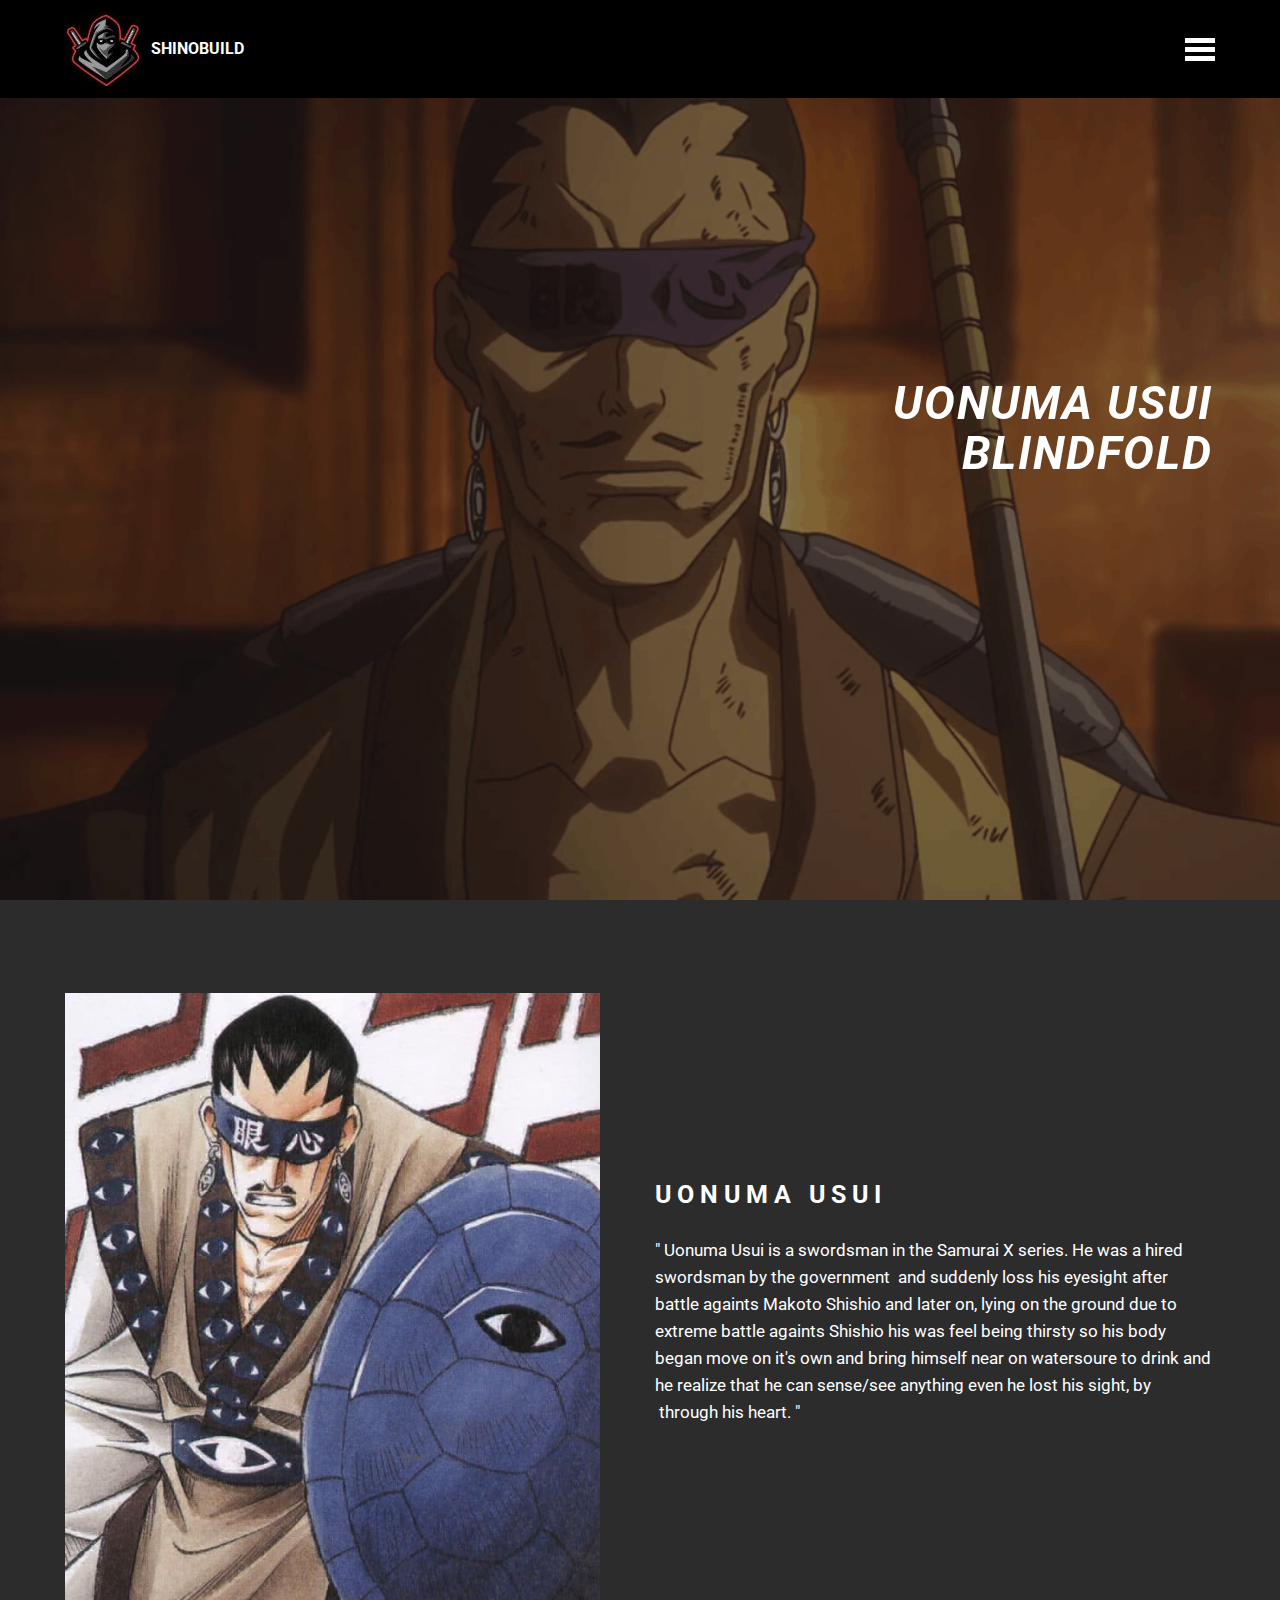
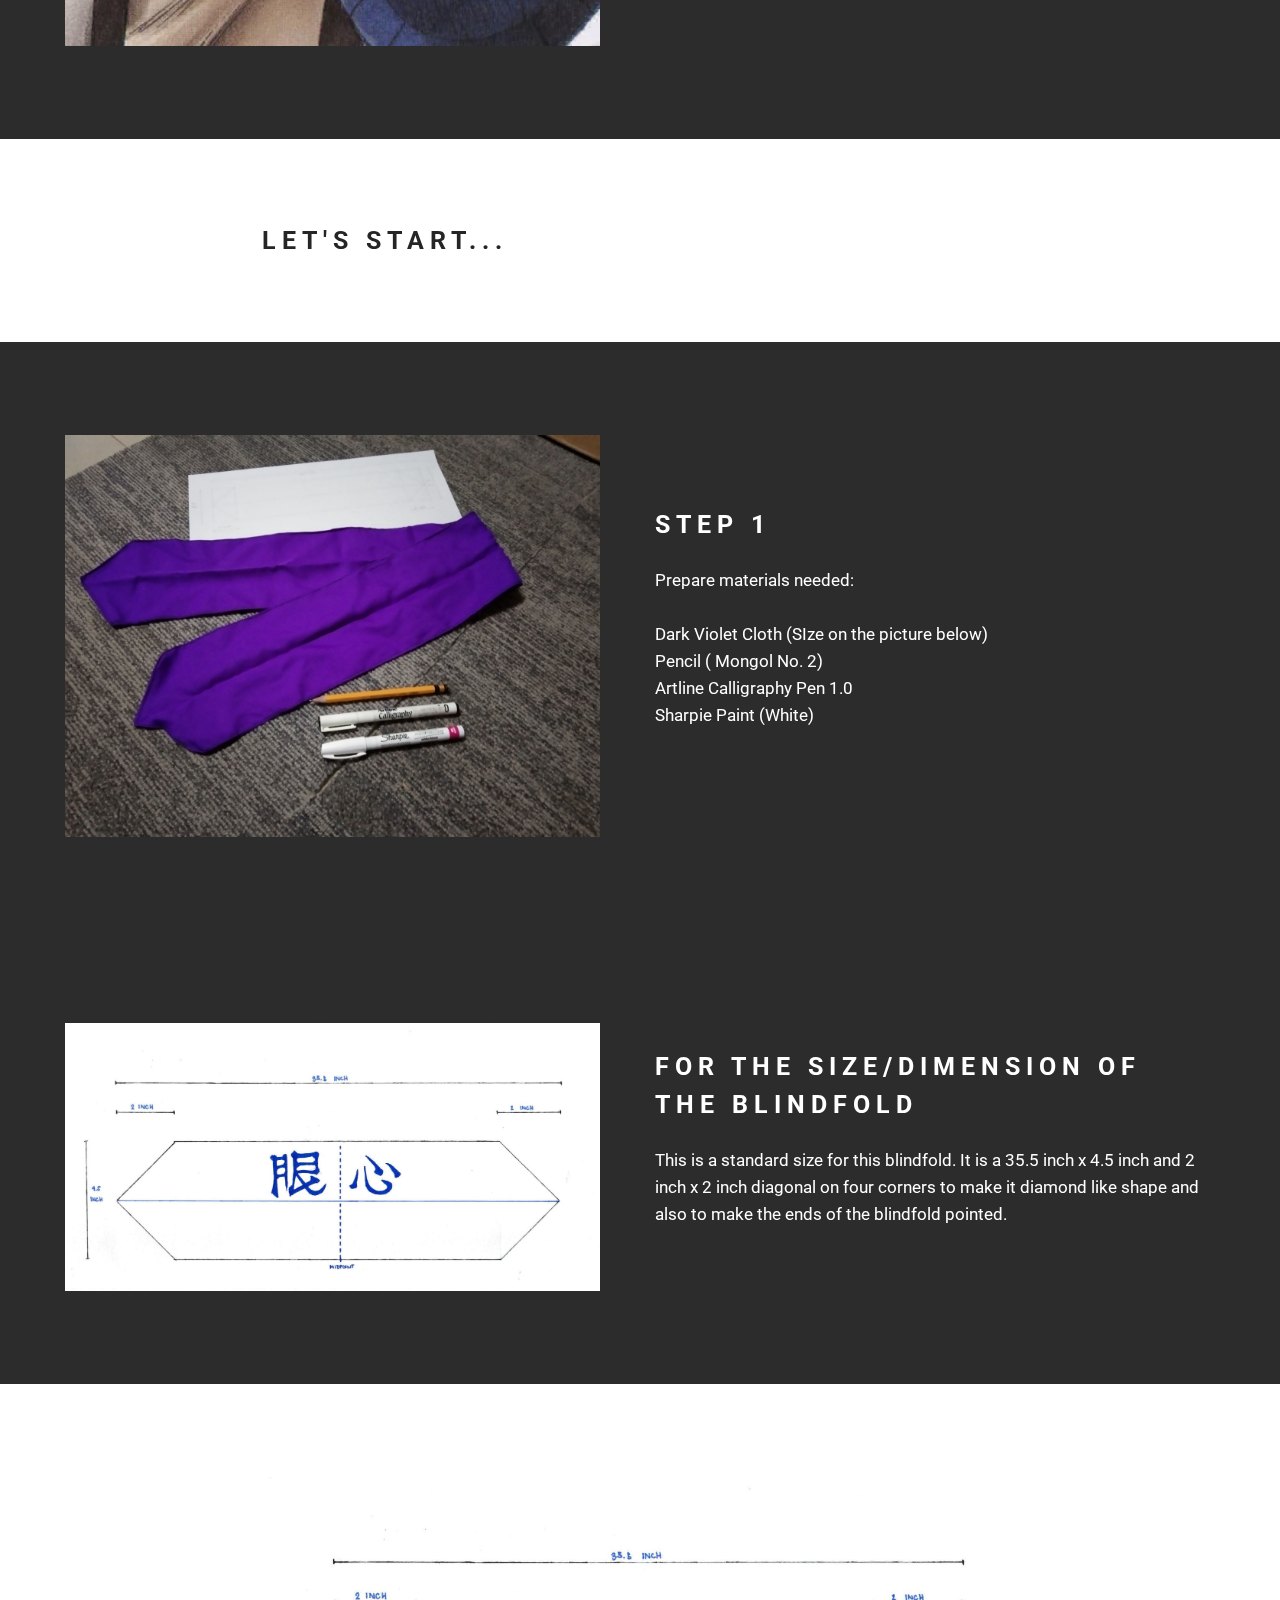
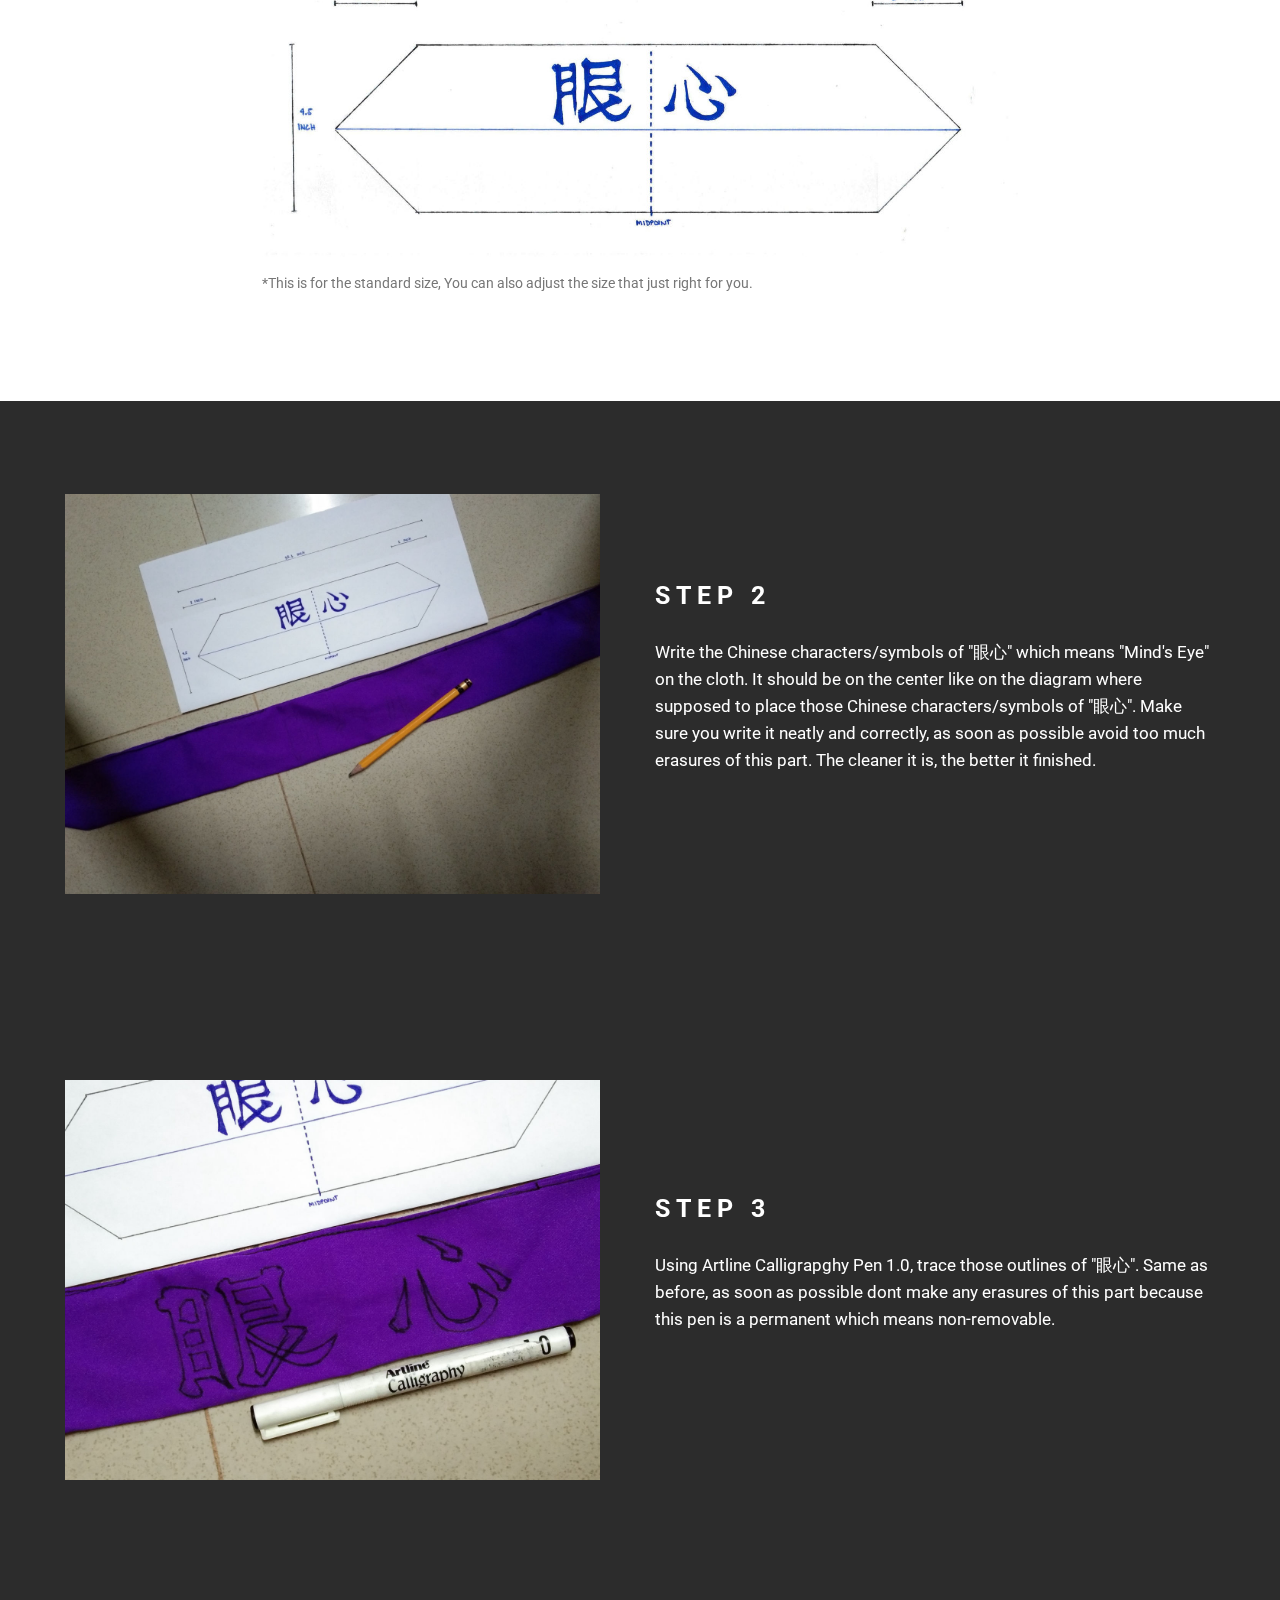
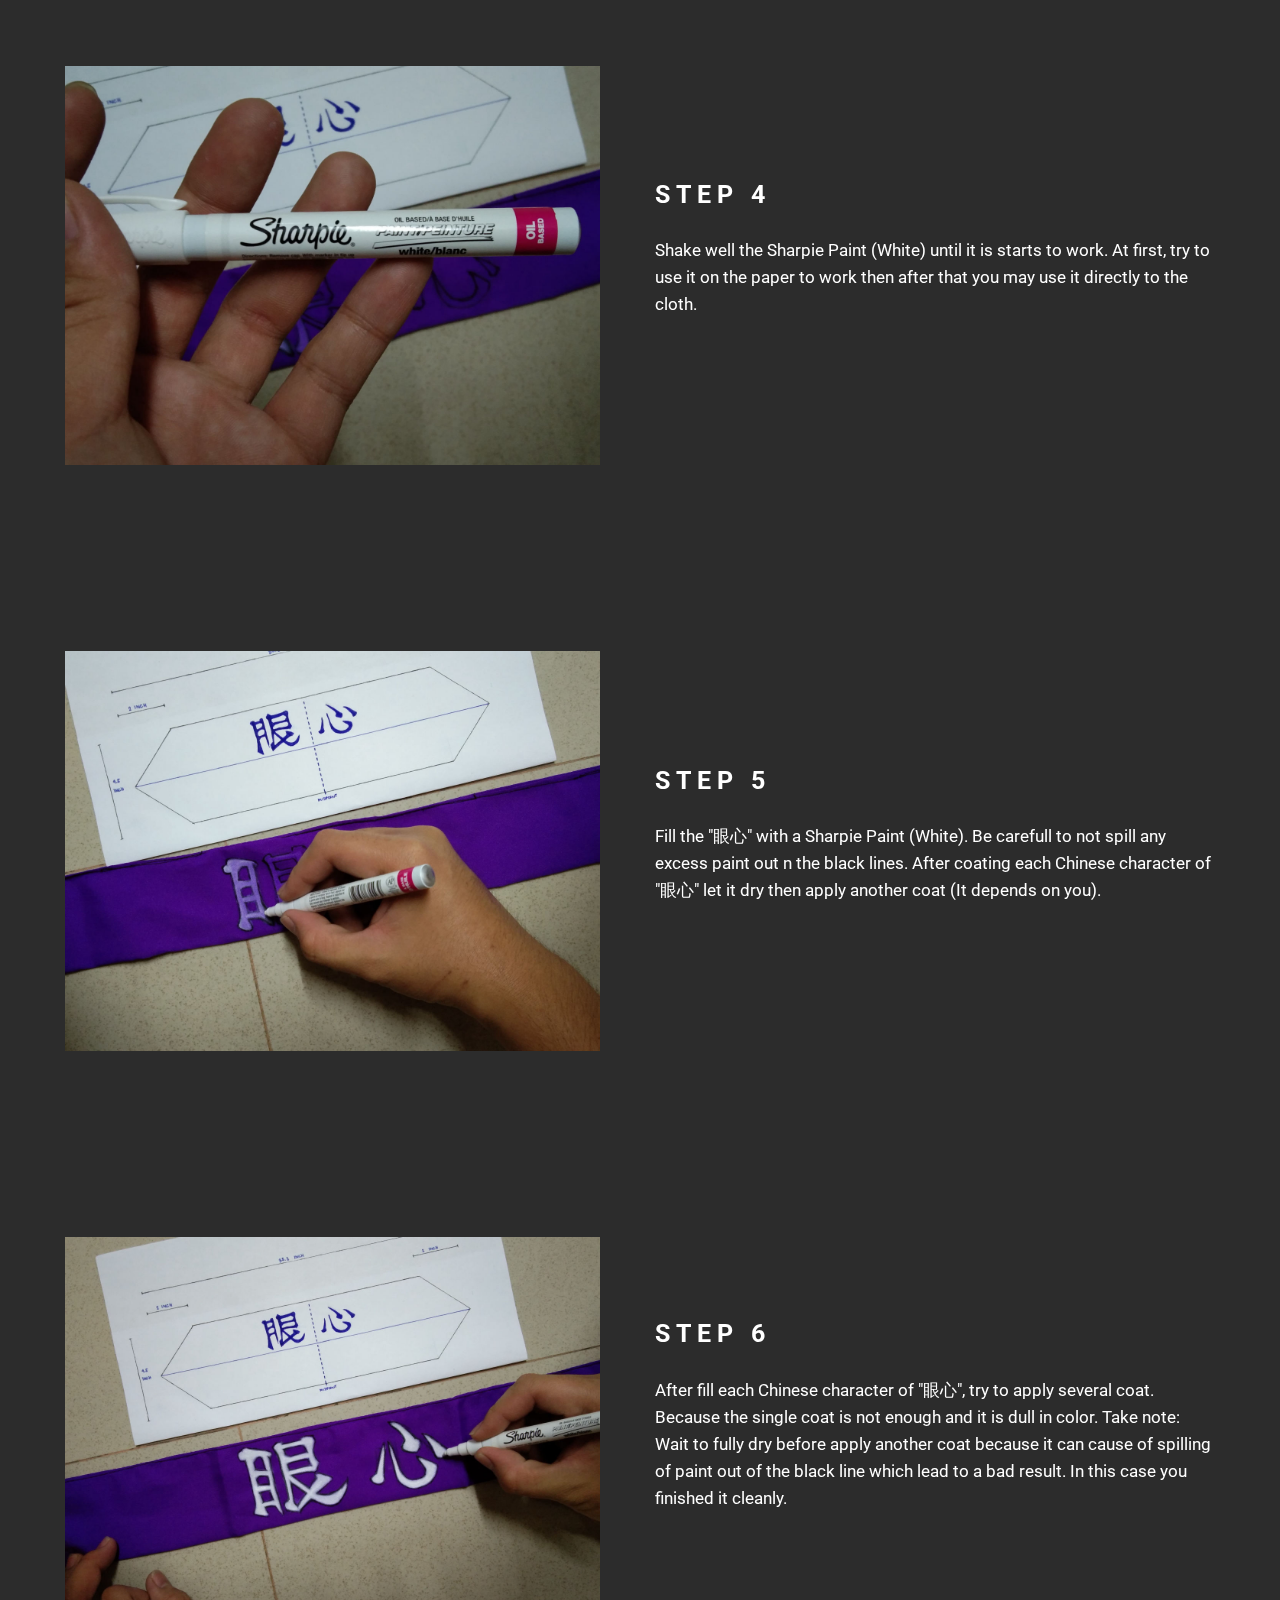
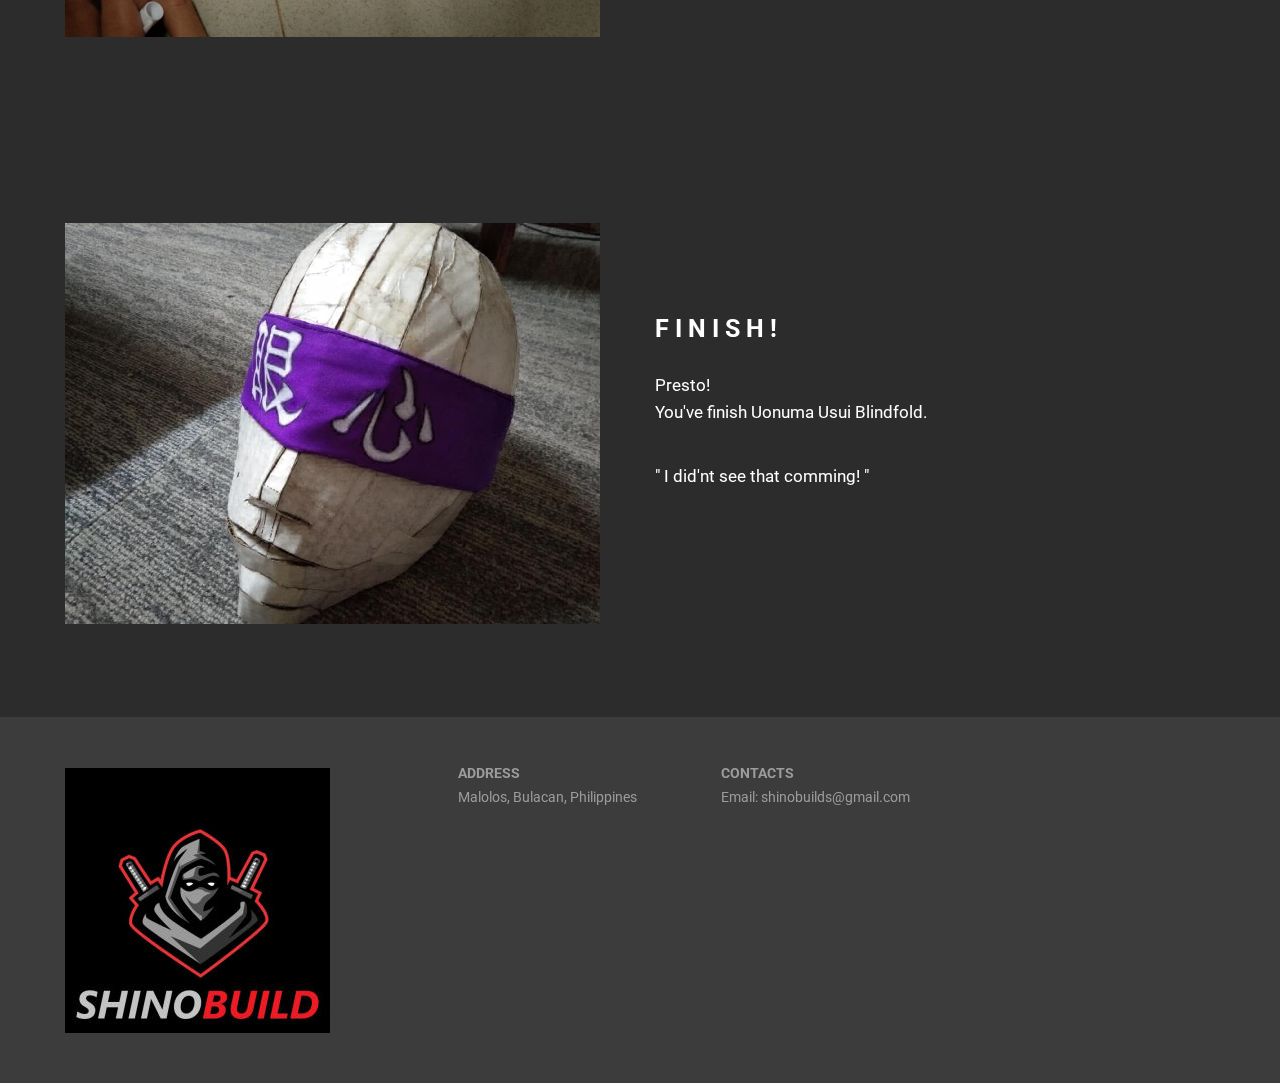
<file: page4.html>
<!DOCTYPE html>
<html  >
<head>
  <!-- Site made with Mobirise Website Builder v4.11.6, https://mobirise.com -->
  <meta charset="UTF-8">
  <meta http-equiv="X-UA-Compatible" content="IE=edge">
  <meta name="generator" content="Mobirise v4.11.6, mobirise.com">
  <meta name="viewport" content="width=device-width, initial-scale=1, minimum-scale=1">
  <link rel="shortcut icon" href="assets/images/ninja-logo-mascot-5-128x128.jpeg" type="image/x-icon">
  <meta name="description" content="">
  
  <title>USUI BLINDFOLD</title>
  <link rel="stylesheet" href="https://fonts.googleapis.com/css?family=Roboto:700,400&subset=cyrillic,latin,greek,vietnamese">
  <link rel="stylesheet" href="assets/bootstrap/css/bootstrap.min.css">
  <link rel="stylesheet" href="assets/animatecss/animate.min.css">
  <link rel="stylesheet" href="assets/mobirise/css/style.css">
  <link rel="preload" as="style" href="assets/mobirise/css/mbr-additional.css"><link rel="stylesheet" href="assets/mobirise/css/mbr-additional.css" type="text/css">
  
  
  
</head>
<body>
  <section class="mbr-navbar mbr-navbar--freeze mbr-navbar--absolute mbr-navbar--sticky mbr-navbar--collapsed" id="ext_menu-r" data-rv-view="280">
    <div class="mbr-navbar__section mbr-section">
        <div class="mbr-section__container container">
            <div class="mbr-navbar__container">
                <div class="mbr-navbar__column mbr-navbar__column--s mbr-navbar__brand">
                    <span class="mbr-navbar__brand-link mbr-brand mbr-brand--inline">
                        <span class="mbr-brand__logo"><a href="https://mobirise.com"><img src="assets/images/ninja-logo-mascot-5-128x128.jpeg" class="mbr-navbar__brand-img mbr-brand__img" alt="Mobirise"></a></span>
                        <span class="mbr-brand__name"><a class="mbr-brand__name text-white" href="index.html">SHINOBUILD</a></span>
                    </span>
                </div>
                <div class="mbr-navbar__hamburger mbr-hamburger"><span class="mbr-hamburger__line"></span></div>
                <div class="mbr-navbar__column mbr-navbar__menu">
                    <nav class="mbr-navbar__menu-box mbr-navbar__menu-box--inline-right">
                        <div class="mbr-navbar__column">
                            <ul class="mbr-navbar__items mbr-navbar__items--right float-left mbr-buttons mbr-buttons--freeze mbr-buttons--right btn-decorator mbr-buttons--activated mbr-buttons--only-links"><li class="mbr-navbar__item"><a class="mbr-buttons__link btn text-white" href="index.html">HOME</a></li> <li class="mbr-navbar__item"><a class="mbr-buttons__link btn text-white" href="page6.html">PICTURES</a></li> <li class="mbr-navbar__item"><a class="mbr-buttons__link btn text-white" href="page7.html">VIDEOS</a></li><li class="mbr-navbar__item"><a class="mbr-buttons__link btn text-white" href="page8.html">DOCUMENTATIONS</a></li><li class="mbr-navbar__item"><a class="mbr-buttons__link btn text-white" href="page9.html">ABOUT US</a></li></ul>                            
                            
                        </div>
                    </nav>
                </div>
            </div>
        </div>
    </div>
</section>

<section class="engine"><a href="https://mobirise.info/l">free site templates</a></section><section class="mbr-box mbr-section mbr-section--relative mbr-section--fixed-size mbr-section--full-height mbr-section--bg-adapted mbr-parallax-background mbr-after-navbar" id="header1-7t" data-rv-view="282" style="background-image: url(assets/images/usui-uonuma-1280x720.png);">
    <div class="mbr-box__magnet mbr-box__magnet--sm-padding mbr-box__magnet--center-left">
        <div class="mbr-overlay" style="opacity: 0.5; background-color: rgb(34, 34, 34);"></div>
        <div class="mbr-box__container mbr-section__container container">
            <div class="mbr-box mbr-box--stretched"><div class="mbr-box__magnet mbr-box__magnet--center-left">
                <div class="row"><div class=" col-sm-6 col-sm-offset-6">
                    <div class="mbr-hero animated fadeInUp">
                        <h1 class="mbr-hero__text"><em>UONUMA USUI BLINDFOLD</em></h1>
                        
                    </div>
                    
                </div></div>
            </div></div>
        </div>
        
    </div>
</section>

<section class="mbr-section mbr-section--relative" id="msg-box4-4l" data-rv-view="285" style="background-color: rgb(44, 44, 44);">
    
    <div class="mbr-section__container mbr-section__container--isolated container" style="padding-top: 93px; padding-bottom: 93px;">
        <div class="row">
            <div class="mbr-box mbr-box--fixed mbr-box--adapted">
                <div class="mbr-box__magnet mbr-box__magnet--top-right mbr-section__left col-sm-6 image-size" style="width: 50%;">
                    <figure class="mbr-figure mbr-figure--adapted mbr-figure--caption-inside-bottom mbr-figure--full-width"><img src="assets/images/71247646-1107392636316889-5953952801250869248-n-1-667x814.jpg" class="mbr-figure__img"></figure>
                </div>
                <div class="mbr-box__magnet mbr-class-mbr-box__magnet--center-left col-sm-6 content-size mbr-section__right">
                    <div class="mbr-section__container mbr-section__container--middle">
                        <div class="mbr-header mbr-header--auto-align mbr-header--wysiwyg">
                            <h3 class="mbr-header__text">UONUMA USUI</h3>
                            
                        </div>
                    </div>
                    <div class="mbr-section__container mbr-section__container--middle">
                        <div class="mbr-article mbr-article--auto-align mbr-article--wysiwyg">" Uonuma Usui is a swordsman in the Samurai X series. He was a hired swordsman by the government &nbsp;and suddenly loss his eyesight after battle againts Makoto Shishio and later on, lying on the ground due to extreme battle againts Shishio his was feel being thirsty so his body began move on it's own and bring himself near on watersoure to drink and he realize that he can sense/see anything even he lost his sight, by &nbsp;through his heart. "</div>
                    </div>
                    
                </div>
                
            </div>
        </div>
    </div>
</section>

<section class="mbr-section" id="header3-4m" data-rv-view="288">
    <div class="mbr-section__container container mbr-section__container--isolated">
        <div class="mbr-header mbr-header--wysiwyg row">
            <div class="col-sm-8 col-sm-offset-2">
                <h3 class="mbr-header__text">LET'S START...</h3>
                
            </div>
        </div>
    </div>
</section>

<section class="mbr-section mbr-section--relative" id="msg-box4-3i" data-rv-view="290" style="background-color: rgb(44, 44, 44);">
    
    <div class="mbr-section__container mbr-section__container--isolated container" style="padding-top: 93px; padding-bottom: 93px;">
        <div class="row">
            <div class="mbr-box mbr-box--fixed mbr-box--adapted">
                <div class="mbr-box__magnet mbr-box__magnet--top-right mbr-section__left col-sm-6 image-size" style="width: 50%;">
                    <figure class="mbr-figure mbr-figure--adapted mbr-figure--caption-inside-bottom mbr-figure--full-width"><img src="assets/images/img-20191203-132429-1400x1050.jpg" class="mbr-figure__img"></figure>
                </div>
                <div class="mbr-box__magnet mbr-class-mbr-box__magnet--center-left col-sm-6 content-size mbr-section__right">
                    <div class="mbr-section__container mbr-section__container--middle">
                        <div class="mbr-header mbr-header--auto-align mbr-header--wysiwyg">
                            <h3 class="mbr-header__text">STEP 1<br></h3>
                            
                        </div>
                    </div>
                    <div class="mbr-section__container mbr-section__container--middle">
                        <div class="mbr-article mbr-article--auto-align mbr-article--wysiwyg">Prepare materials needed:<br><br>Dark Violet Cloth (SIze on the picture below)<br>Pencil ( Mongol No. 2)<br>Artline Calligraphy Pen 1.0<br>Sharpie Paint (White)</div>
                    </div>
                    
                </div>
                
            </div>
        </div>
    </div>
</section>

<section class="mbr-section mbr-section--relative" id="msg-box4-3j" data-rv-view="293" style="background-color: rgb(44, 44, 44);">
    
    <div class="mbr-section__container mbr-section__container--isolated container" style="padding-top: 93px; padding-bottom: 93px;">
        <div class="row">
            <div class="mbr-box mbr-box--fixed mbr-box--adapted">
                <div class="mbr-box__magnet mbr-box__magnet--top-right mbr-section__left col-sm-6 image-size" style="width: 50%;">
                    <figure class="mbr-figure mbr-figure--adapted mbr-figure--caption-inside-bottom mbr-figure--full-width"><img src="assets/images/78575206-2579850038757851-6025422375611269120-n-1400x703.jpg" class="mbr-figure__img"></figure>
                </div>
                <div class="mbr-box__magnet mbr-class-mbr-box__magnet--center-left col-sm-6 content-size mbr-section__right">
                    <div class="mbr-section__container mbr-section__container--middle">
                        <div class="mbr-header mbr-header--auto-align mbr-header--wysiwyg">
                            <h3 class="mbr-header__text">FOR THE SIZE/DIMENSION OF THE BLINDFOLD</h3>
                            
                        </div>
                    </div>
                    <div class="mbr-section__container mbr-section__container--middle">
                        <div class="mbr-article mbr-article--auto-align mbr-article--wysiwyg">This is a standard size for this blindfold. It is a 35.5 inch x 4.5 inch and 2 inch x 2 inch diagonal on four corners to make it diamond like shape and also to make the ends of the blindfold pointed.&nbsp;</div>
                    </div>
                    
                </div>
                
            </div>
        </div>
    </div>
</section>

<section class="mbr-section" id="image2-4j" data-rv-view="296">
    <div class="mbr-section__container container mbr-section__container--isolated">
        <div class="row">
            <div class="col-sm-8 col-sm-offset-2">
                <figure class="mbr-figure mbr-figure--wysiwyg mbr-figure--full-width mbr-figure--caption-outside-bottom mbr-figure--no-bg">

                    <div><img src="assets/images/78575206-2579850038757851-6025422375611269120-n-1400x703.jpg" class="mbr-figure__img"></div>
                    <figcaption class="mbr-figure__caption mbr-figure__caption--no-padding">
                        <small class="mbr-figure__caption-small">*This is for the standard size, You can also adjust the size that just right for you.</small>
                    </figcaption>
                </figure>
            </div>
        </div>
    </div>
</section>

<section class="mbr-section mbr-section--relative" id="msg-box4-3l" data-rv-view="298" style="background-color: rgb(44, 44, 44);">
    
    <div class="mbr-section__container mbr-section__container--isolated container" style="padding-top: 93px; padding-bottom: 93px;">
        <div class="row">
            <div class="mbr-box mbr-box--fixed mbr-box--adapted">
                <div class="mbr-box__magnet mbr-box__magnet--top-right mbr-section__left col-sm-6 image-size" style="width: 50%;">
                    <figure class="mbr-figure mbr-figure--adapted mbr-figure--caption-inside-bottom mbr-figure--full-width"><img src="assets/images/78660261-451283495580892-7907188903952515072-n-1400x1046.jpg" class="mbr-figure__img"></figure>
                </div>
                <div class="mbr-box__magnet mbr-class-mbr-box__magnet--center-left col-sm-6 content-size mbr-section__right">
                    <div class="mbr-section__container mbr-section__container--middle">
                        <div class="mbr-header mbr-header--auto-align mbr-header--wysiwyg">
                            <h3 class="mbr-header__text">STEP 2</h3>
                            
                        </div>
                    </div>
                    <div class="mbr-section__container mbr-section__container--middle">
                        <div class="mbr-article mbr-article--auto-align mbr-article--wysiwyg">Write the Chinese characters/symbols of "眼心" which means "Mind's Eye" on the cloth. It should be on the center like on the diagram where supposed to place those Chinese characters/symbols of "眼心". Make sure you write it neatly and correctly, as soon as possible avoid too much erasures of this part. The cleaner it is, the better it finished.</div>
                    </div>
                    
                </div>
                
            </div>
        </div>
    </div>
</section>

<section class="mbr-section mbr-section--relative" id="msg-box4-3m" data-rv-view="301" style="background-color: rgb(44, 44, 44);">
    
    <div class="mbr-section__container mbr-section__container--isolated container" style="padding-top: 93px; padding-bottom: 93px;">
        <div class="row">
            <div class="mbr-box mbr-box--fixed mbr-box--adapted">
                <div class="mbr-box__magnet mbr-box__magnet--top-right mbr-section__left col-sm-6 image-size" style="width: 50%;">
                    <figure class="mbr-figure mbr-figure--adapted mbr-figure--caption-inside-bottom mbr-figure--full-width"><img src="assets/images/78496617-815940848833100-6535179326575345664-n-1400x1046.jpg" class="mbr-figure__img"></figure>
                </div>
                <div class="mbr-box__magnet mbr-class-mbr-box__magnet--center-left col-sm-6 content-size mbr-section__right">
                    <div class="mbr-section__container mbr-section__container--middle">
                        <div class="mbr-header mbr-header--auto-align mbr-header--wysiwyg">
                            <h3 class="mbr-header__text">STEP 3</h3>
                            
                        </div>
                    </div>
                    <div class="mbr-section__container mbr-section__container--middle">
                        <div class="mbr-article mbr-article--auto-align mbr-article--wysiwyg">Using Artline Calligrapghy Pen 1.0, trace those outlines of "眼心". Same as before, as soon as possible dont make any erasures of this part because this pen is a permanent which means non-removable.&nbsp;</div>
                    </div>
                    
                </div>
                
            </div>
        </div>
    </div>
</section>

<section class="mbr-section mbr-section--relative" id="msg-box4-3o" data-rv-view="304" style="background-color: rgb(44, 44, 44);">
    
    <div class="mbr-section__container mbr-section__container--isolated container" style="padding-top: 93px; padding-bottom: 93px;">
        <div class="row">
            <div class="mbr-box mbr-box--fixed mbr-box--adapted">
                <div class="mbr-box__magnet mbr-box__magnet--top-right mbr-section__left col-sm-6 image-size" style="width: 50%;">
                    <figure class="mbr-figure mbr-figure--adapted mbr-figure--caption-inside-bottom mbr-figure--full-width"><img src="assets/images/78658104-441908729813753-9140735191042490368-n-1-1400x1046.jpg" class="mbr-figure__img"></figure>
                </div>
                <div class="mbr-box__magnet mbr-class-mbr-box__magnet--center-left col-sm-6 content-size mbr-section__right">
                    <div class="mbr-section__container mbr-section__container--middle">
                        <div class="mbr-header mbr-header--auto-align mbr-header--wysiwyg">
                            <h3 class="mbr-header__text">STEP 4</h3>
                            
                        </div>
                    </div>
                    <div class="mbr-section__container mbr-section__container--middle">
                        <div class="mbr-article mbr-article--auto-align mbr-article--wysiwyg">Shake well the Sharpie Paint (White) until it is starts to work. At first, try to use it on the paper to work then after that you may use it directly to the cloth.&nbsp;</div>
                    </div>
                    
                </div>
                
            </div>
        </div>
    </div>
</section>

<section class="mbr-section mbr-section--relative" id="msg-box4-3n" data-rv-view="307" style="background-color: rgb(44, 44, 44);">
    
    <div class="mbr-section__container mbr-section__container--isolated container" style="padding-top: 93px; padding-bottom: 93px;">
        <div class="row">
            <div class="mbr-box mbr-box--fixed mbr-box--adapted">
                <div class="mbr-box__magnet mbr-box__magnet--top-right mbr-section__left col-sm-6 image-size" style="width: 50%;">
                    <figure class="mbr-figure mbr-figure--adapted mbr-figure--caption-inside-bottom mbr-figure--full-width"><img src="assets/images/79319759-777533566056785-2845996392919334912-n-1400x1046.jpg" class="mbr-figure__img"></figure>
                </div>
                <div class="mbr-box__magnet mbr-class-mbr-box__magnet--center-left col-sm-6 content-size mbr-section__right">
                    <div class="mbr-section__container mbr-section__container--middle">
                        <div class="mbr-header mbr-header--auto-align mbr-header--wysiwyg">
                            <h3 class="mbr-header__text">STEP 5&nbsp;</h3>
                            
                        </div>
                    </div>
                    <div class="mbr-section__container mbr-section__container--middle">
                        <div class="mbr-article mbr-article--auto-align mbr-article--wysiwyg">Fill the "眼心" with a Sharpie Paint (White). Be carefull to not spill any excess paint out n the black lines. After coating each Chinese character of "眼心" let it dry then apply another coat (It depends on you).</div>
                    </div>
                    
                </div>
                
            </div>
        </div>
    </div>
</section>

<section class="mbr-section mbr-section--relative" id="msg-box4-3k" data-rv-view="310" style="background-color: rgb(44, 44, 44);">
    
    <div class="mbr-section__container mbr-section__container--isolated container" style="padding-top: 93px; padding-bottom: 93px;">
        <div class="row">
            <div class="mbr-box mbr-box--fixed mbr-box--adapted">
                <div class="mbr-box__magnet mbr-box__magnet--top-right mbr-section__left col-sm-6 image-size" style="width: 50%;">
                    <figure class="mbr-figure mbr-figure--adapted mbr-figure--caption-inside-bottom mbr-figure--full-width"><img src="assets/images/78660688-429309651081572-1996095023002681344-n-1400x1046.jpg" class="mbr-figure__img"></figure>
                </div>
                <div class="mbr-box__magnet mbr-class-mbr-box__magnet--center-left col-sm-6 content-size mbr-section__right">
                    <div class="mbr-section__container mbr-section__container--middle">
                        <div class="mbr-header mbr-header--auto-align mbr-header--wysiwyg">
                            <h3 class="mbr-header__text">STEP 6</h3>
                            
                        </div>
                    </div>
                    <div class="mbr-section__container mbr-section__container--middle">
                        <div class="mbr-article mbr-article--auto-align mbr-article--wysiwyg"><p>After fill each Chinese character of "眼心", try to apply several coat. Because the single coat is not enough and it is dull in color. Take note: Wait to fully dry before apply another coat because it can cause of spilling of paint out of the black line which lead to a bad result. In this case you finished it cleanly.&nbsp;</p></div>
                    </div>
                    
                </div>
                
            </div>
        </div>
    </div>
</section>

<section class="mbr-section mbr-section--relative" id="msg-box4-3h" data-rv-view="313" style="background-color: rgb(44, 44, 44);">
    
    <div class="mbr-section__container mbr-section__container--isolated container" style="padding-top: 93px; padding-bottom: 93px;">
        <div class="row">
            <div class="mbr-box mbr-box--fixed mbr-box--adapted">
                <div class="mbr-box__magnet mbr-box__magnet--top-right mbr-section__left col-sm-6 image-size" style="width: 50%;">
                    <figure class="mbr-figure mbr-figure--adapted mbr-figure--caption-inside-bottom mbr-figure--full-width"><img src="assets/images/71758878-1107392706316882-593811166048813056-n-960x720.jpg" class="mbr-figure__img"></figure>
                </div>
                <div class="mbr-box__magnet mbr-class-mbr-box__magnet--center-left col-sm-6 content-size mbr-section__right">
                    <div class="mbr-section__container mbr-section__container--middle">
                        <div class="mbr-header mbr-header--auto-align mbr-header--wysiwyg">
                            <h3 class="mbr-header__text">FINISH!</h3>
                            
                        </div>
                    </div>
                    <div class="mbr-section__container mbr-section__container--middle">
                        <div class="mbr-article mbr-article--auto-align mbr-article--wysiwyg"><p>Presto!<br>You've finish Uonuma Usui Blindfold.&nbsp;</p><p><br>" I did'nt see that comming! "</p></div>
                    </div>
                    
                </div>
                
            </div>
        </div>
    </div>
</section>

<section class="mbr-section mbr-section--relative mbr-section--fixed-size" id="contacts1-z" data-rv-view="316" style="background-color: rgb(60, 60, 60);">
    
    <div class="mbr-section__container container">
        <div class="mbr-contacts mbr-contacts--wysiwyg row" style="padding-top: 45px; padding-bottom: 45px;">
            <div class="col-sm-4">
                <div><img src="assets/images/ninja-logo-mascot-5-265x265.jpg" class="mbr-contacts__img mbr-contacts__img--left"></div>
            </div>
            <div class="col-sm-8">
                <div class="row">
                    <div class="col-sm-4">
                        <p class="mbr-contacts__text"><strong>ADDRESS</strong><br>Malolos, Bulacan, Philippines</p>
                    </div>
                    <div class="col-sm-4">
                        <p class="mbr-contacts__text"><strong>CONTACTS</strong><br>
Email: shinobuilds@gmail.com<br><br><br></p>
                    </div>
                    <div class="col-sm-4"></div>
                </div>
            </div>
        </div>
    </div>
</section>


  <script src="assets/web/assets/jquery/jquery.min.js"></script>
  <script src="assets/bootstrap/js/bootstrap.min.js"></script>
  <script src="assets/smooth-scroll/smooth-scroll.js"></script>
  <script src="assets/jarallax/jarallax.js"></script>
  <script src="assets/mobirise/js/script.js"></script>
  
  
</body>
</html>
</file>
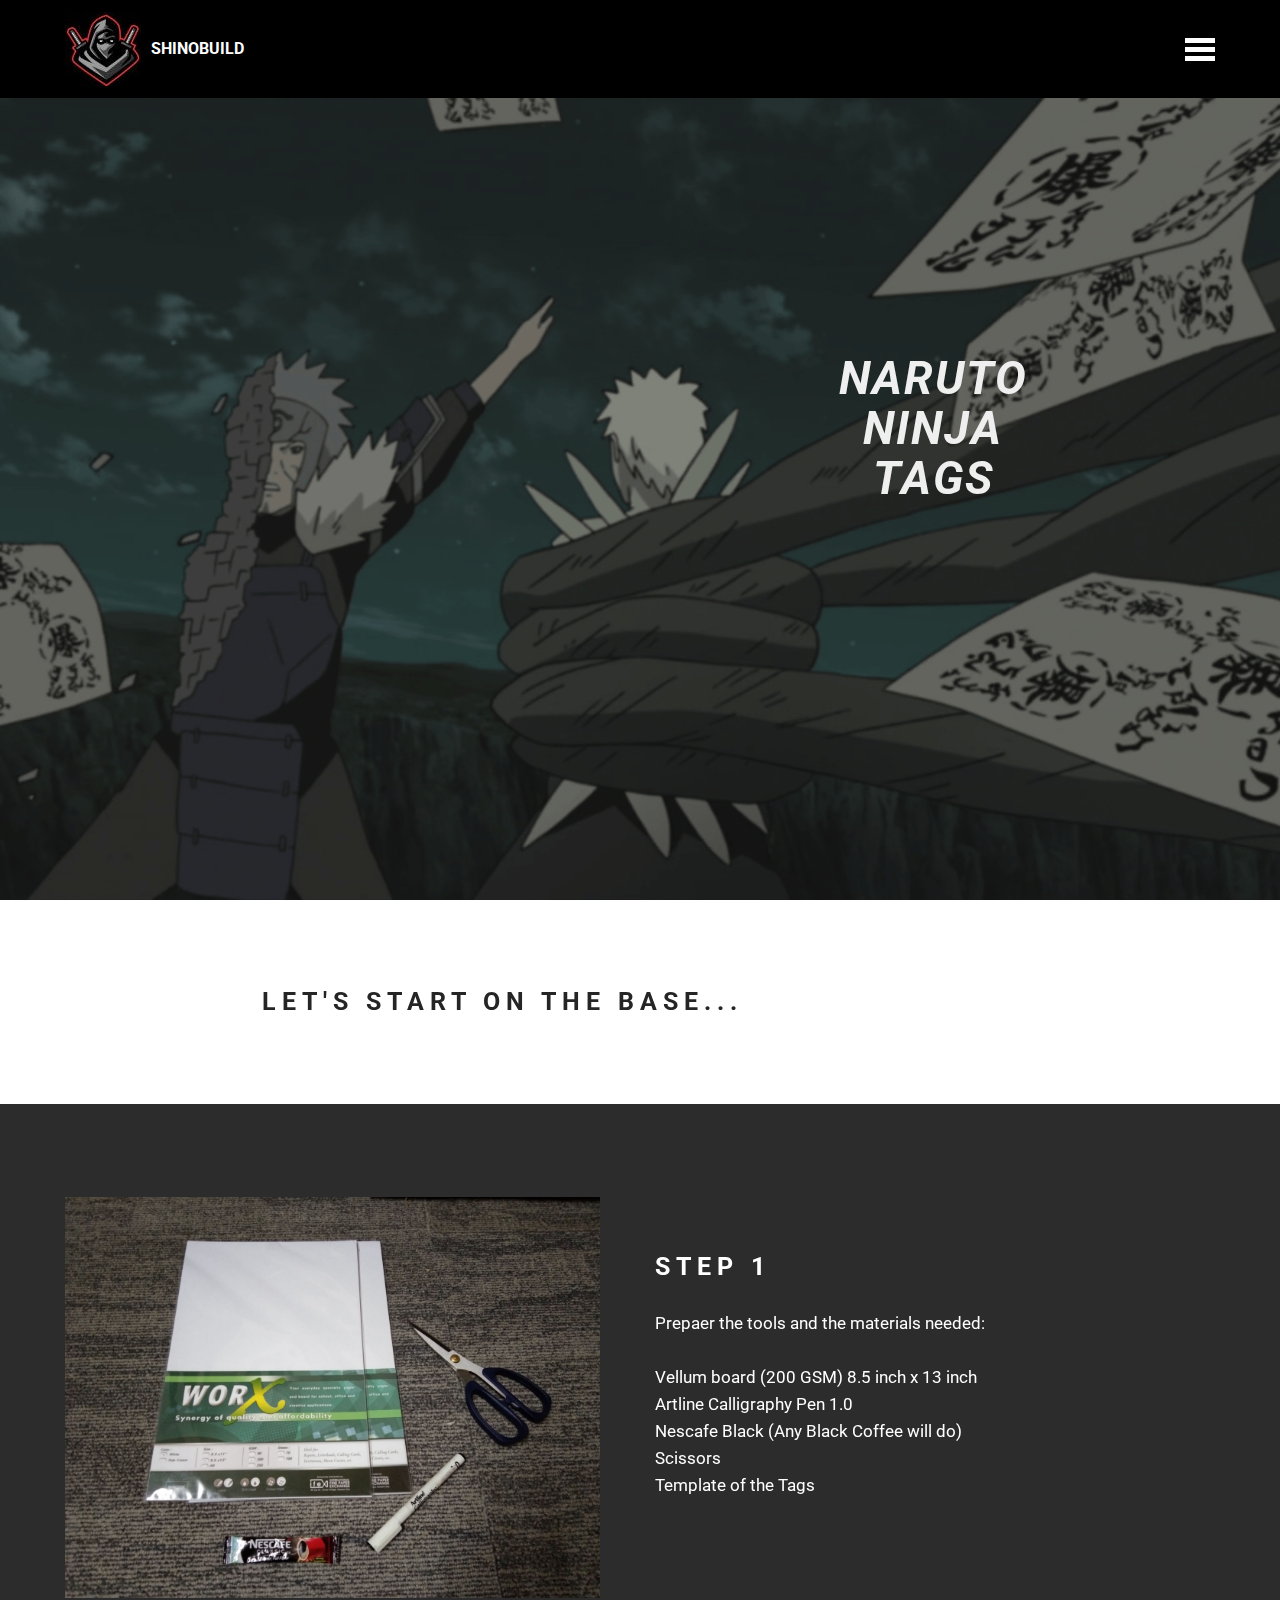
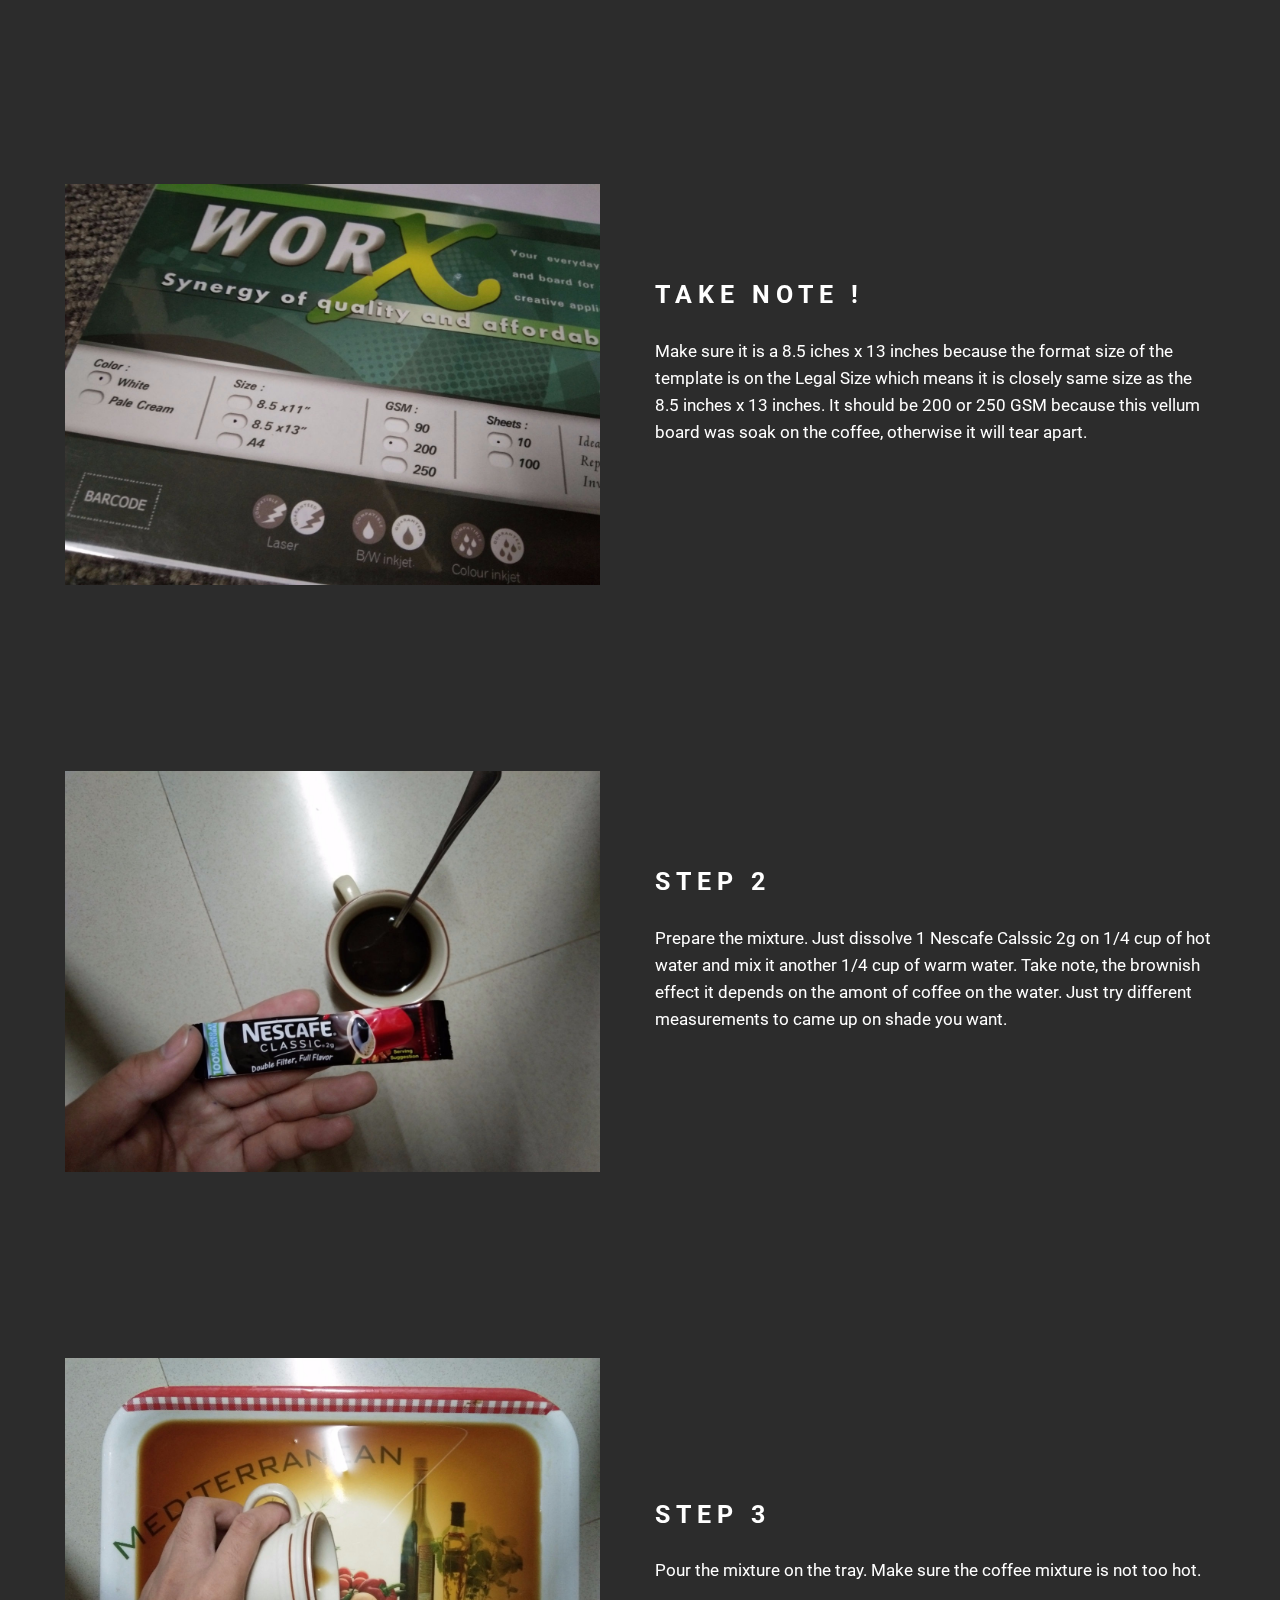
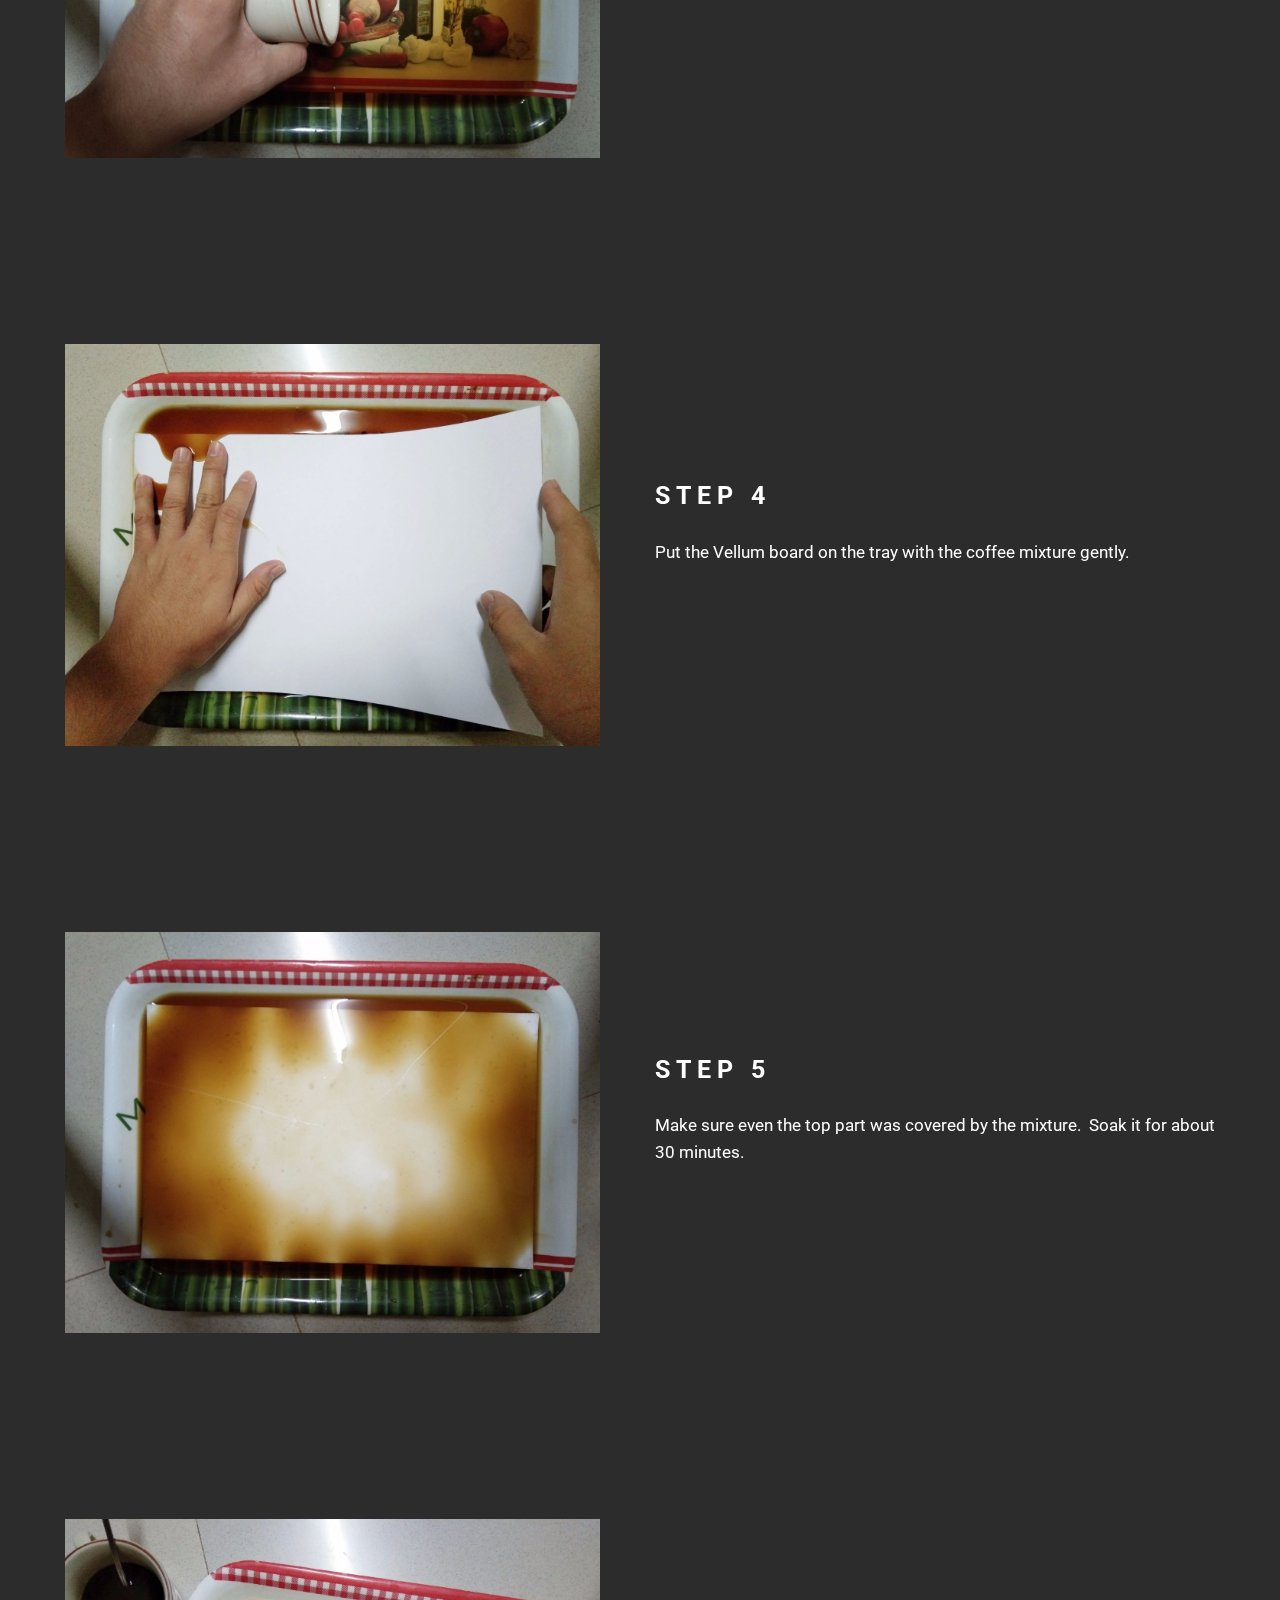
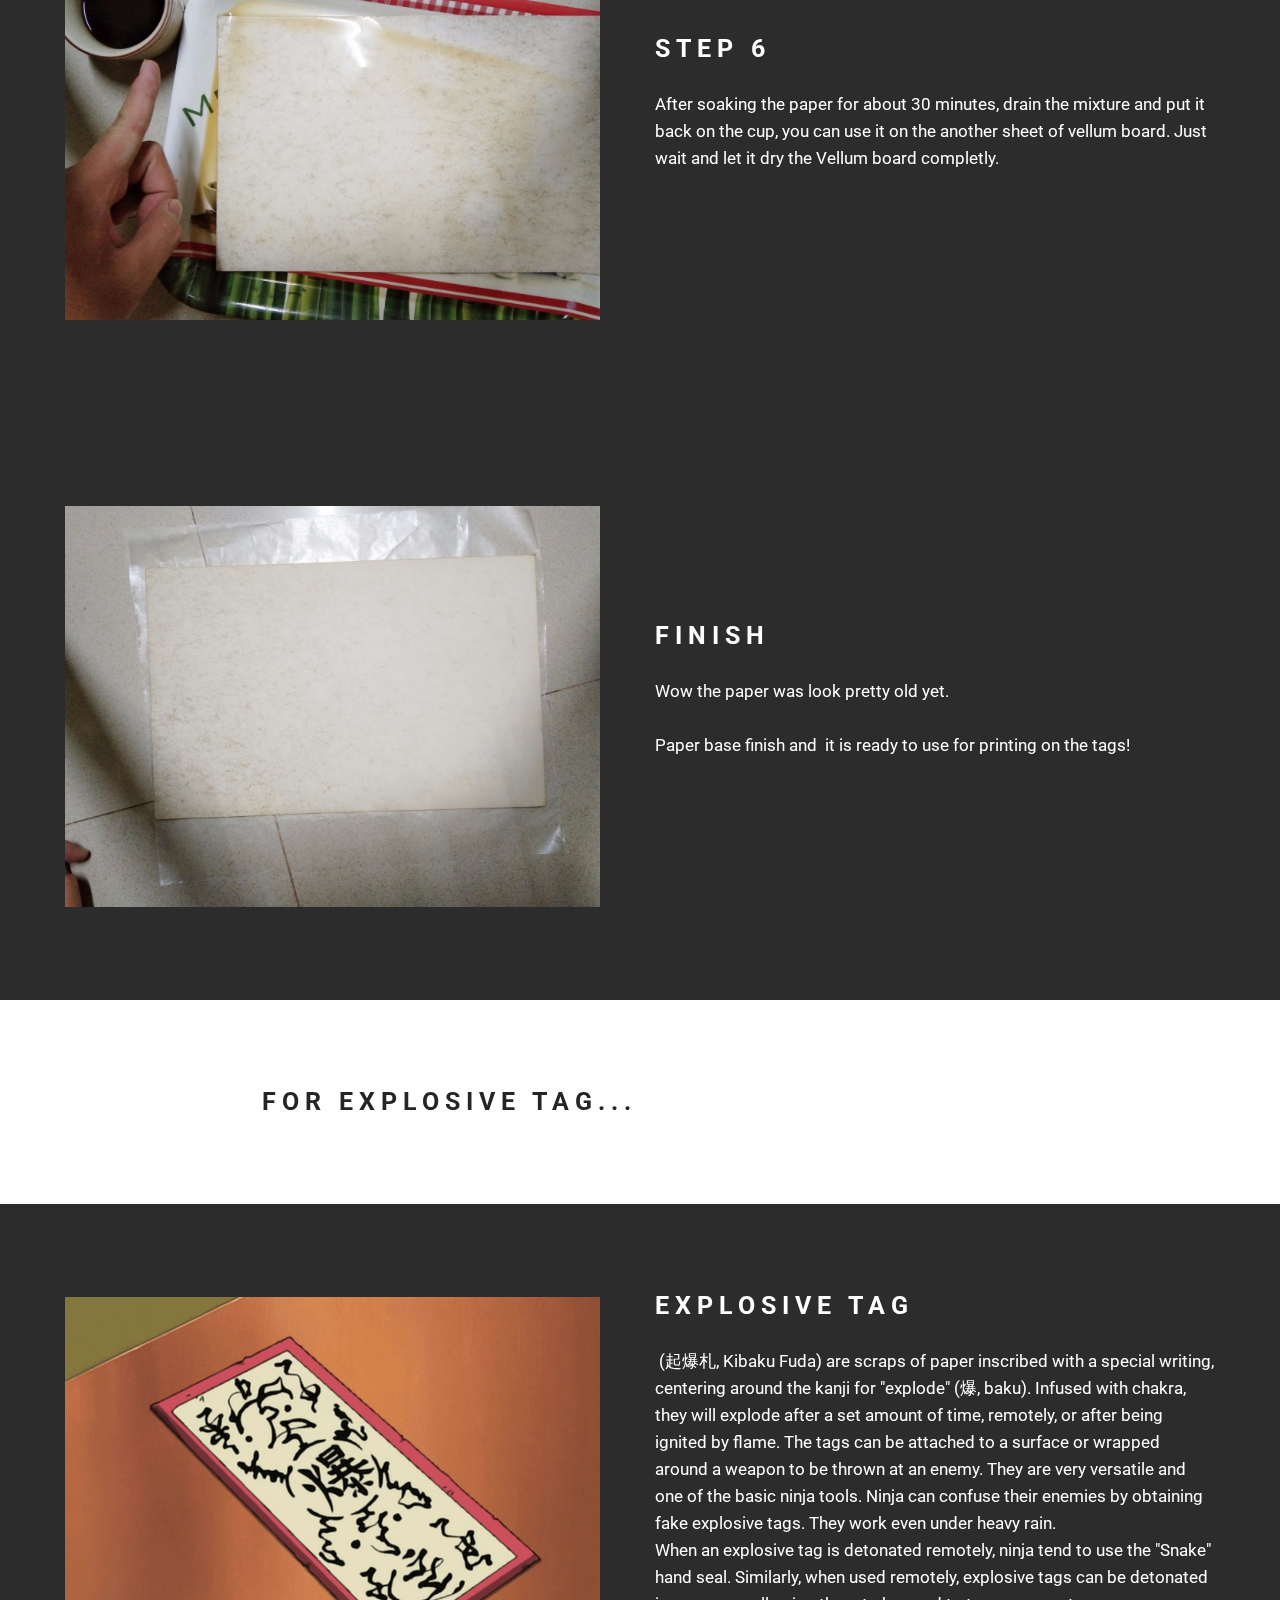
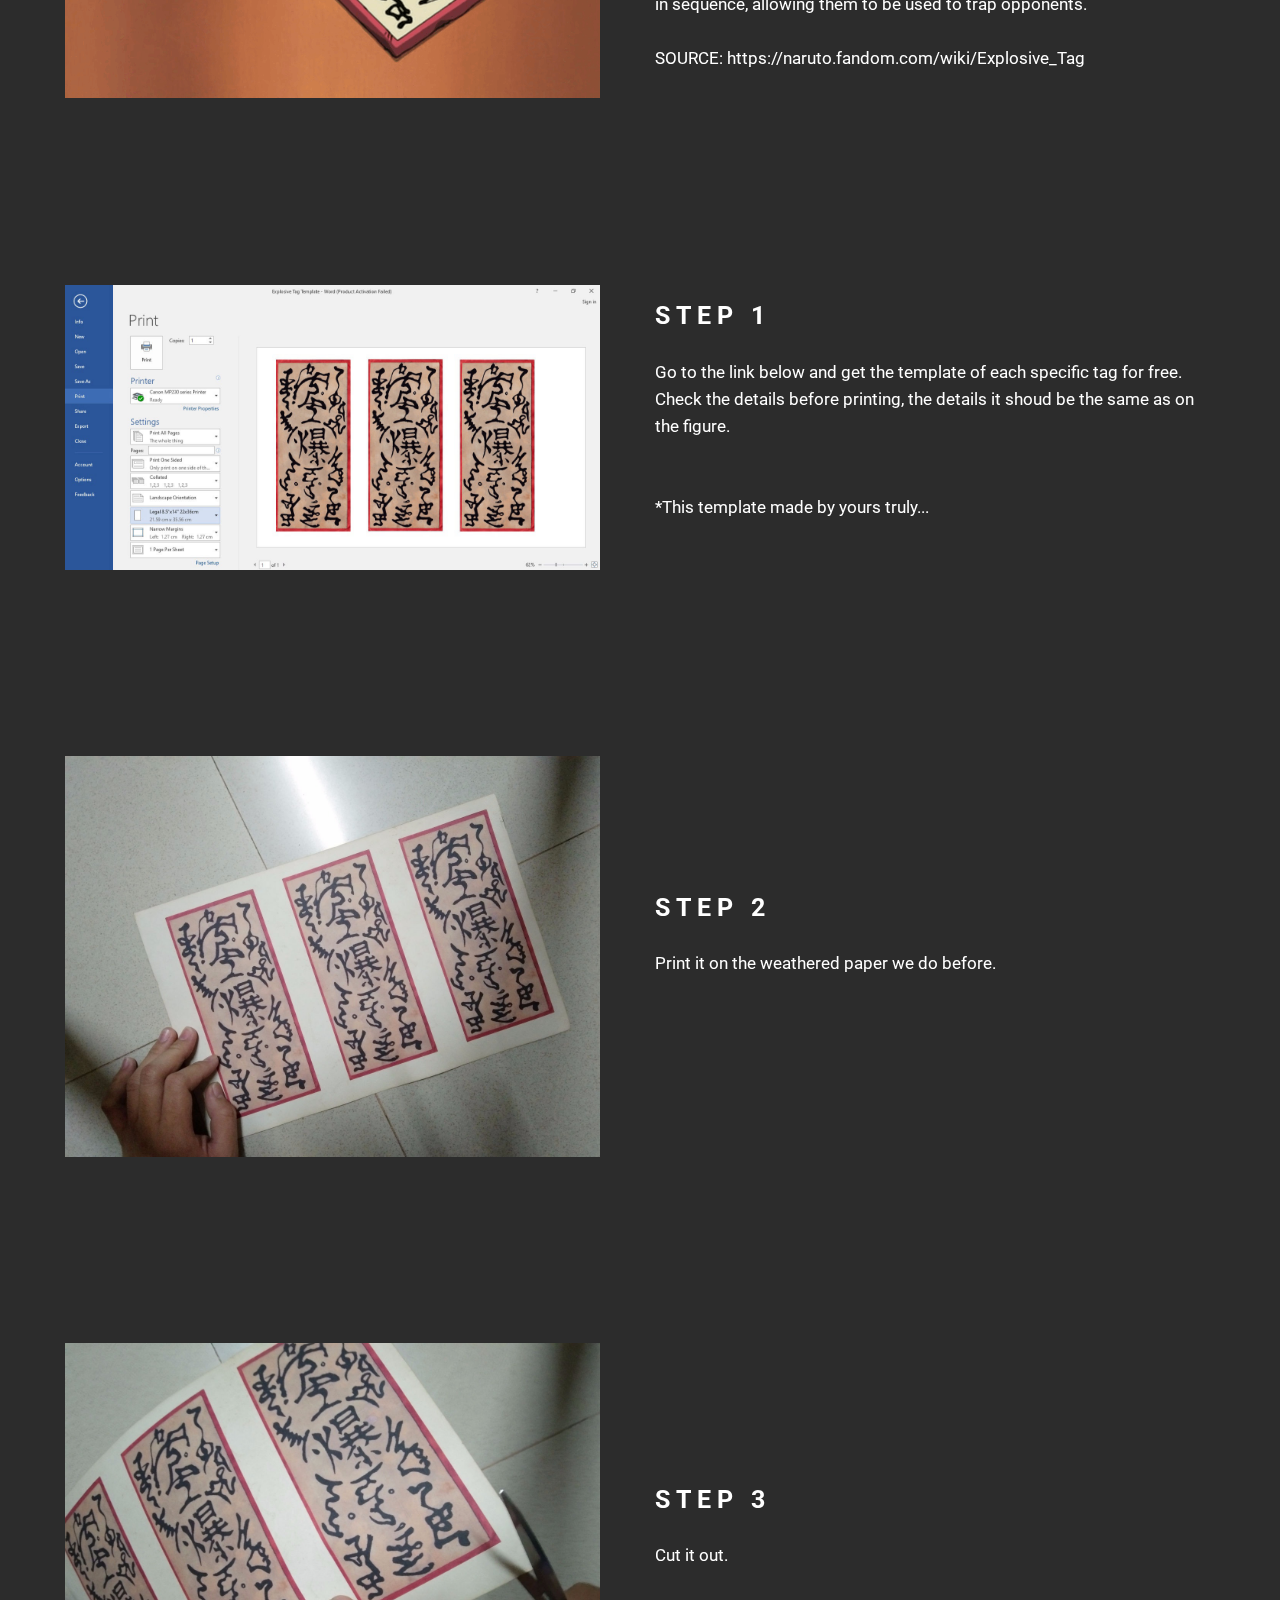
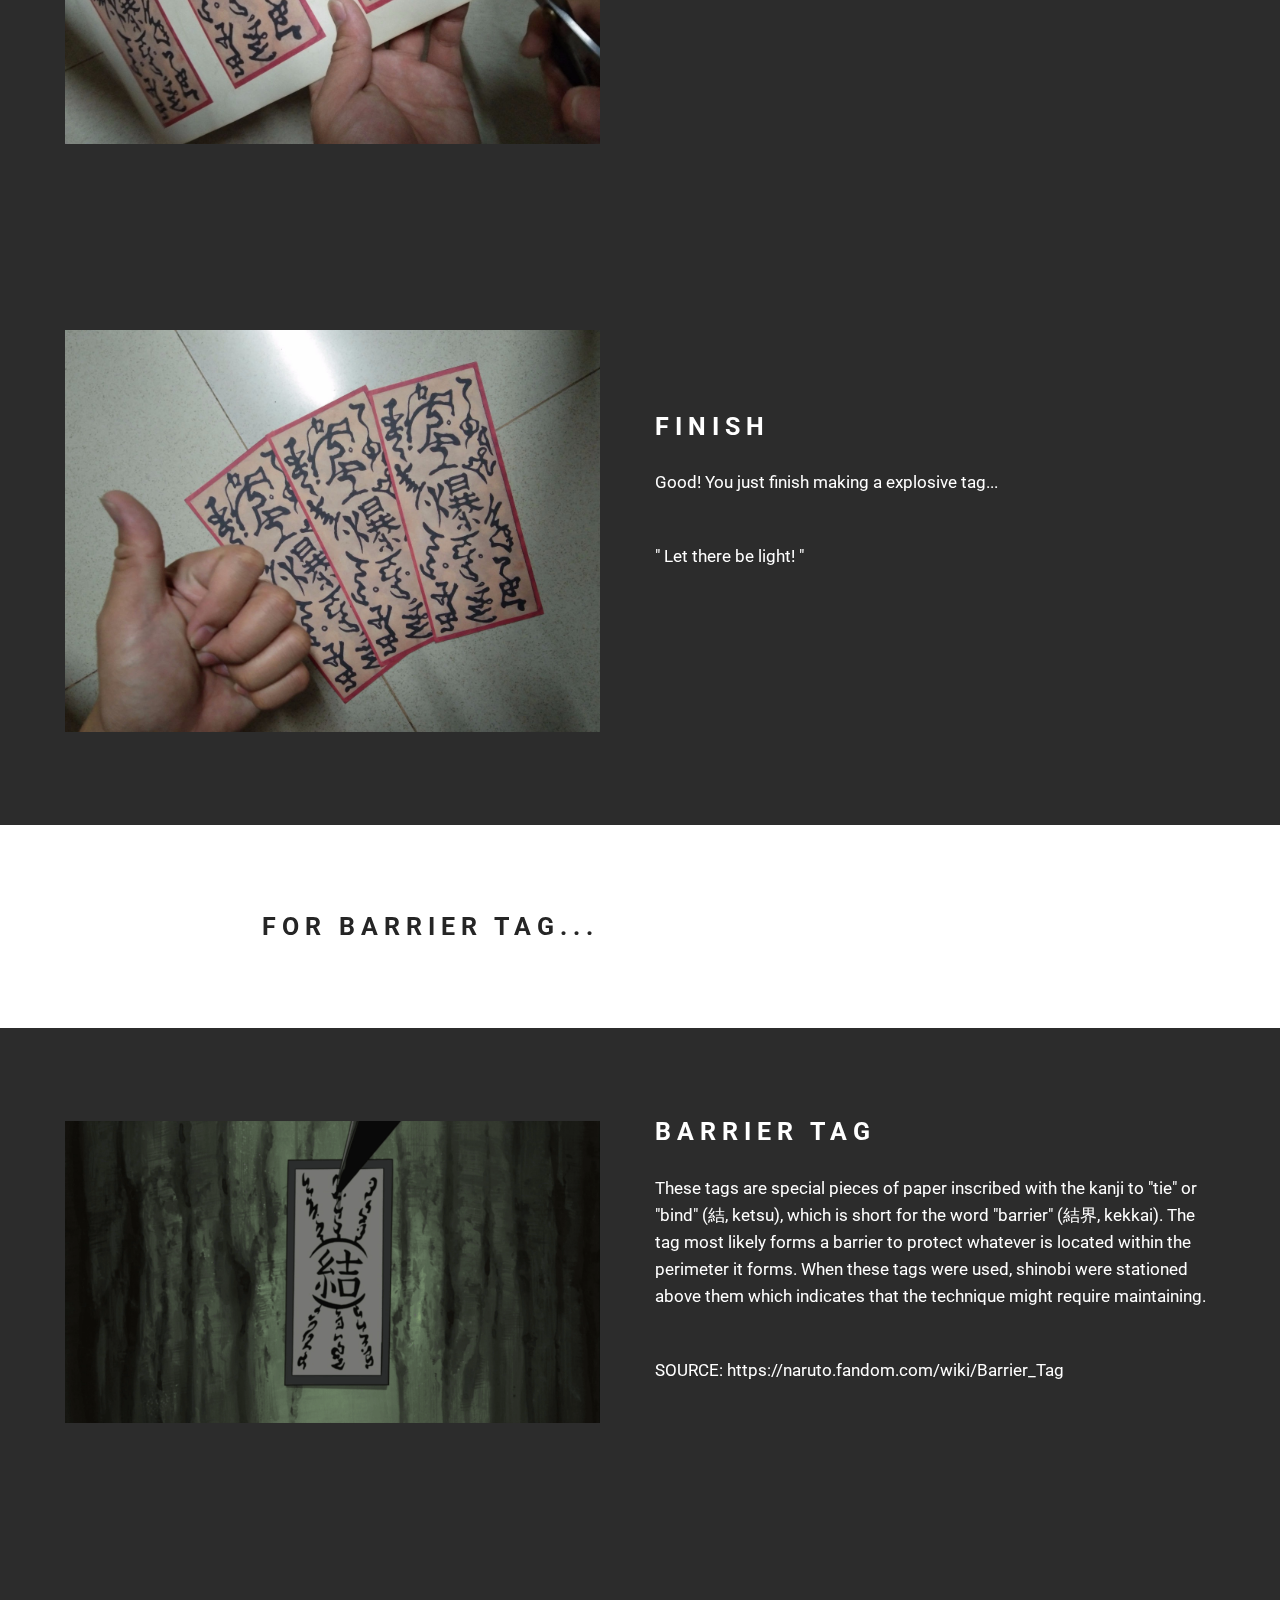
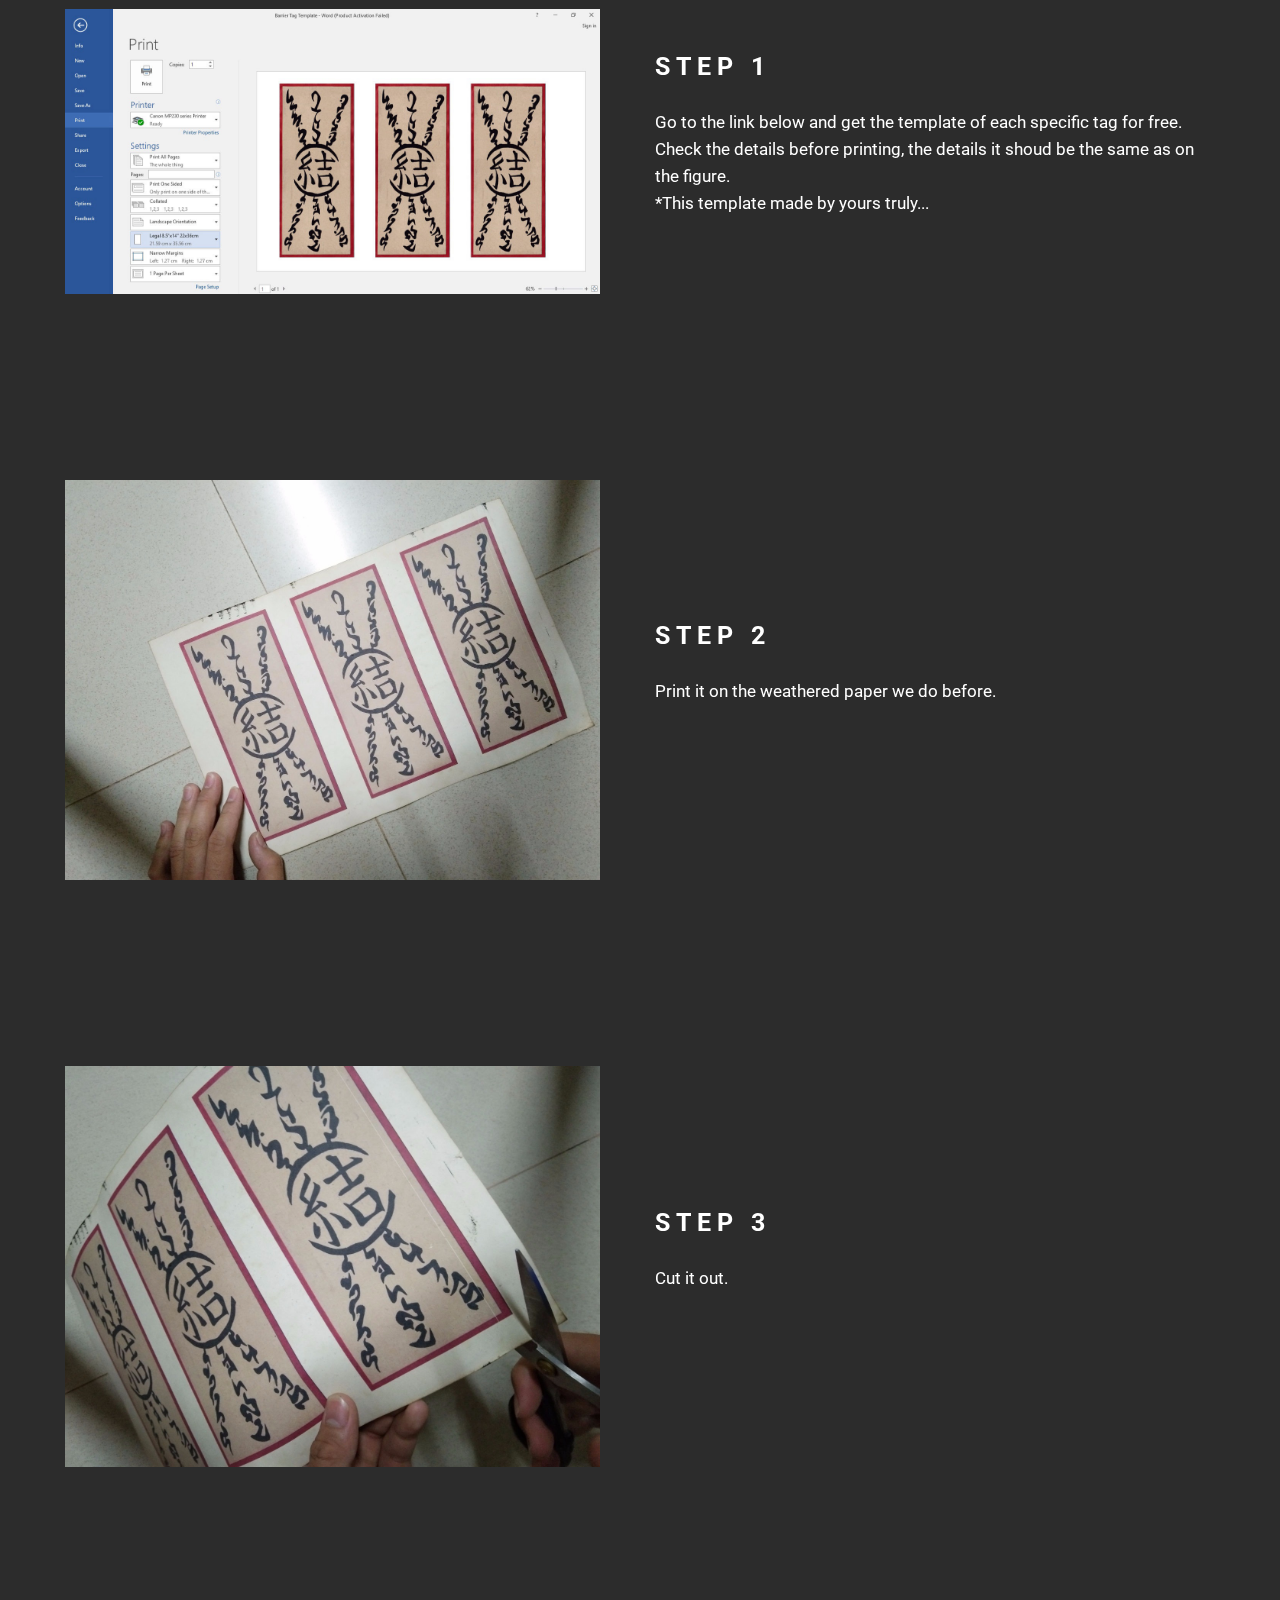
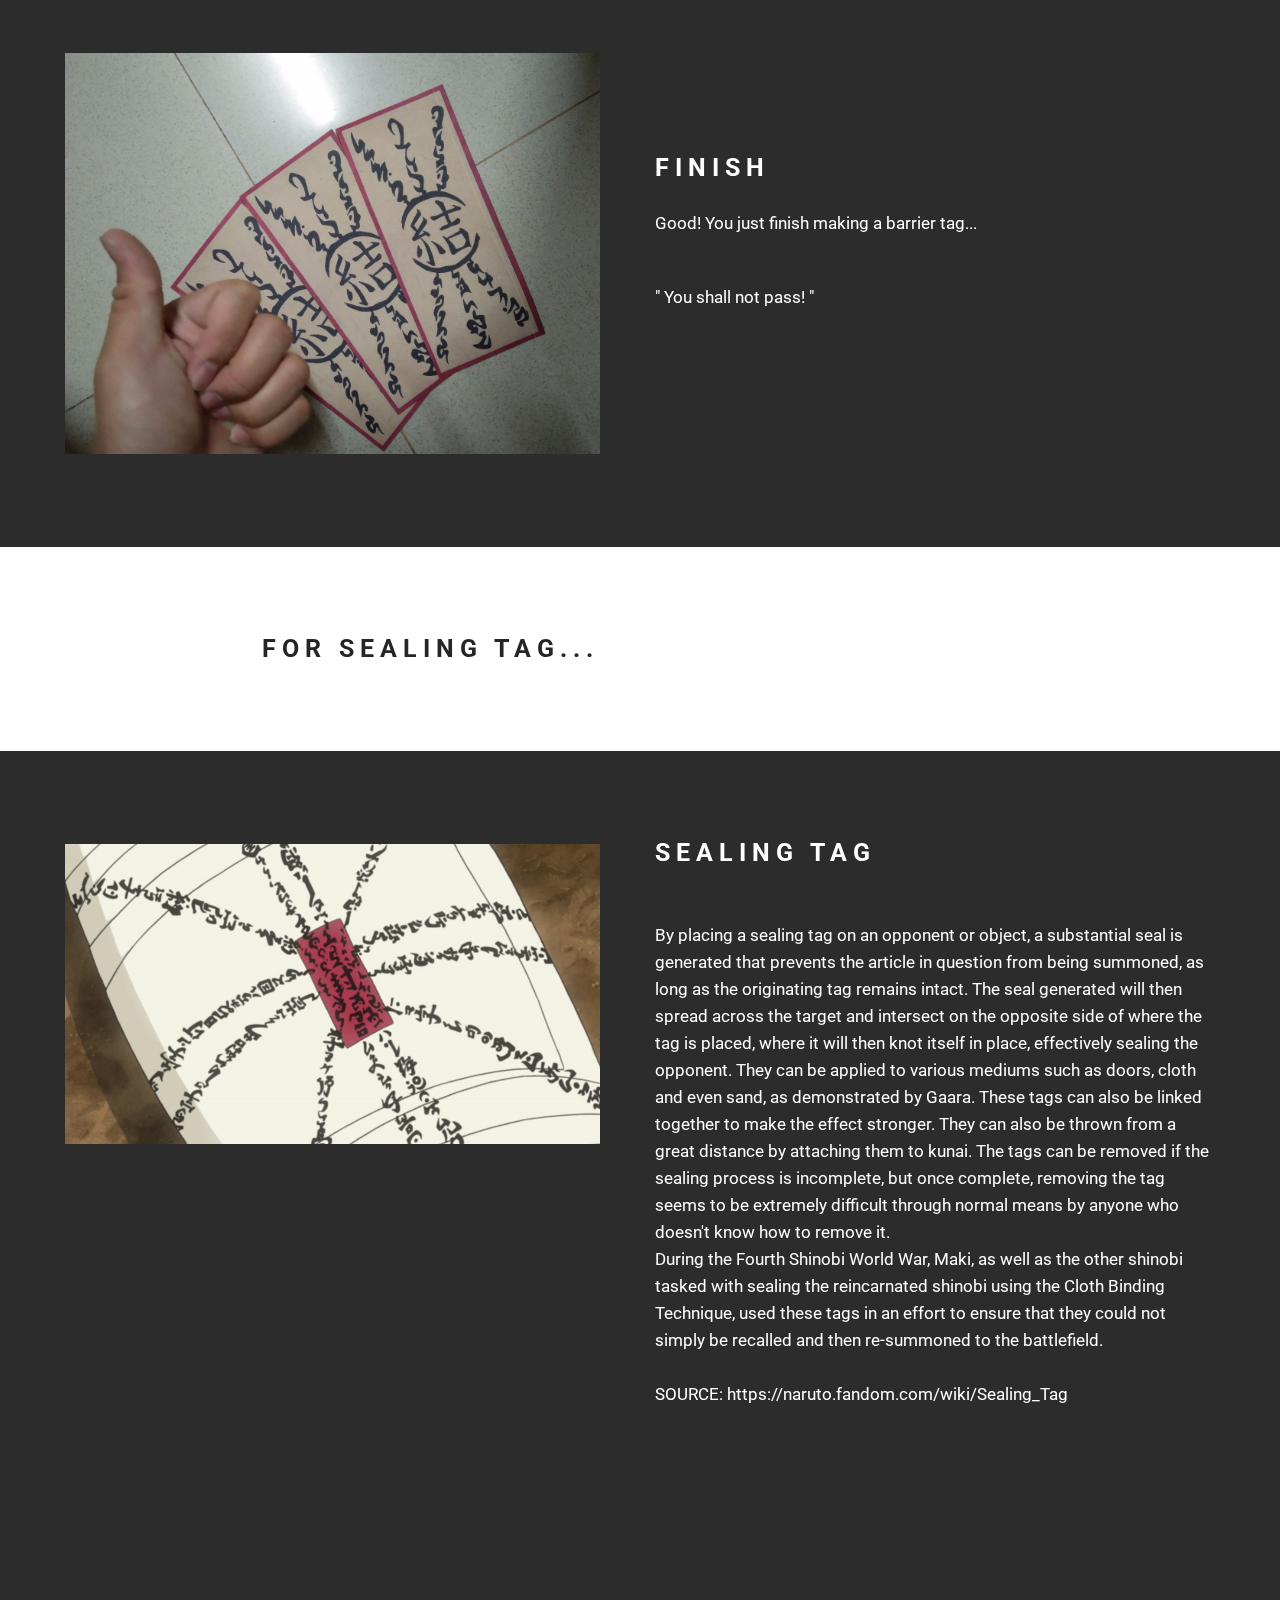
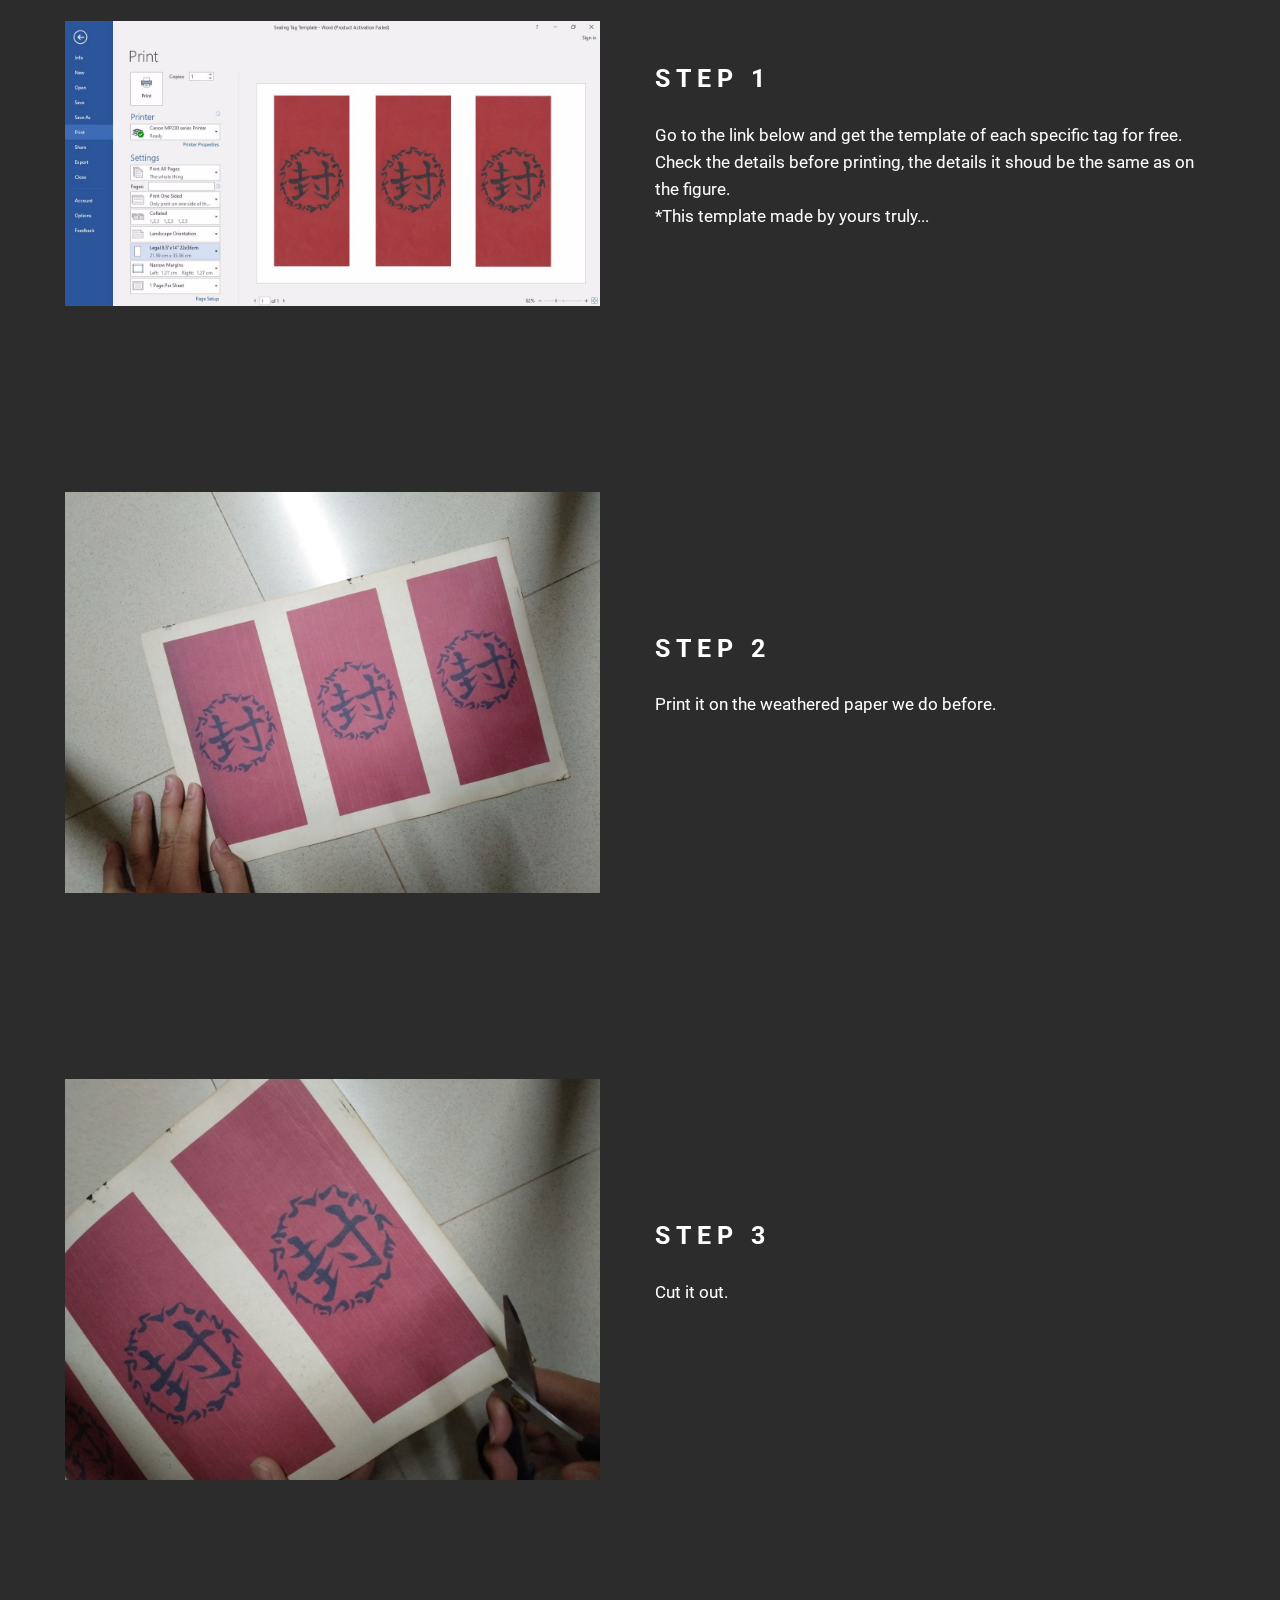
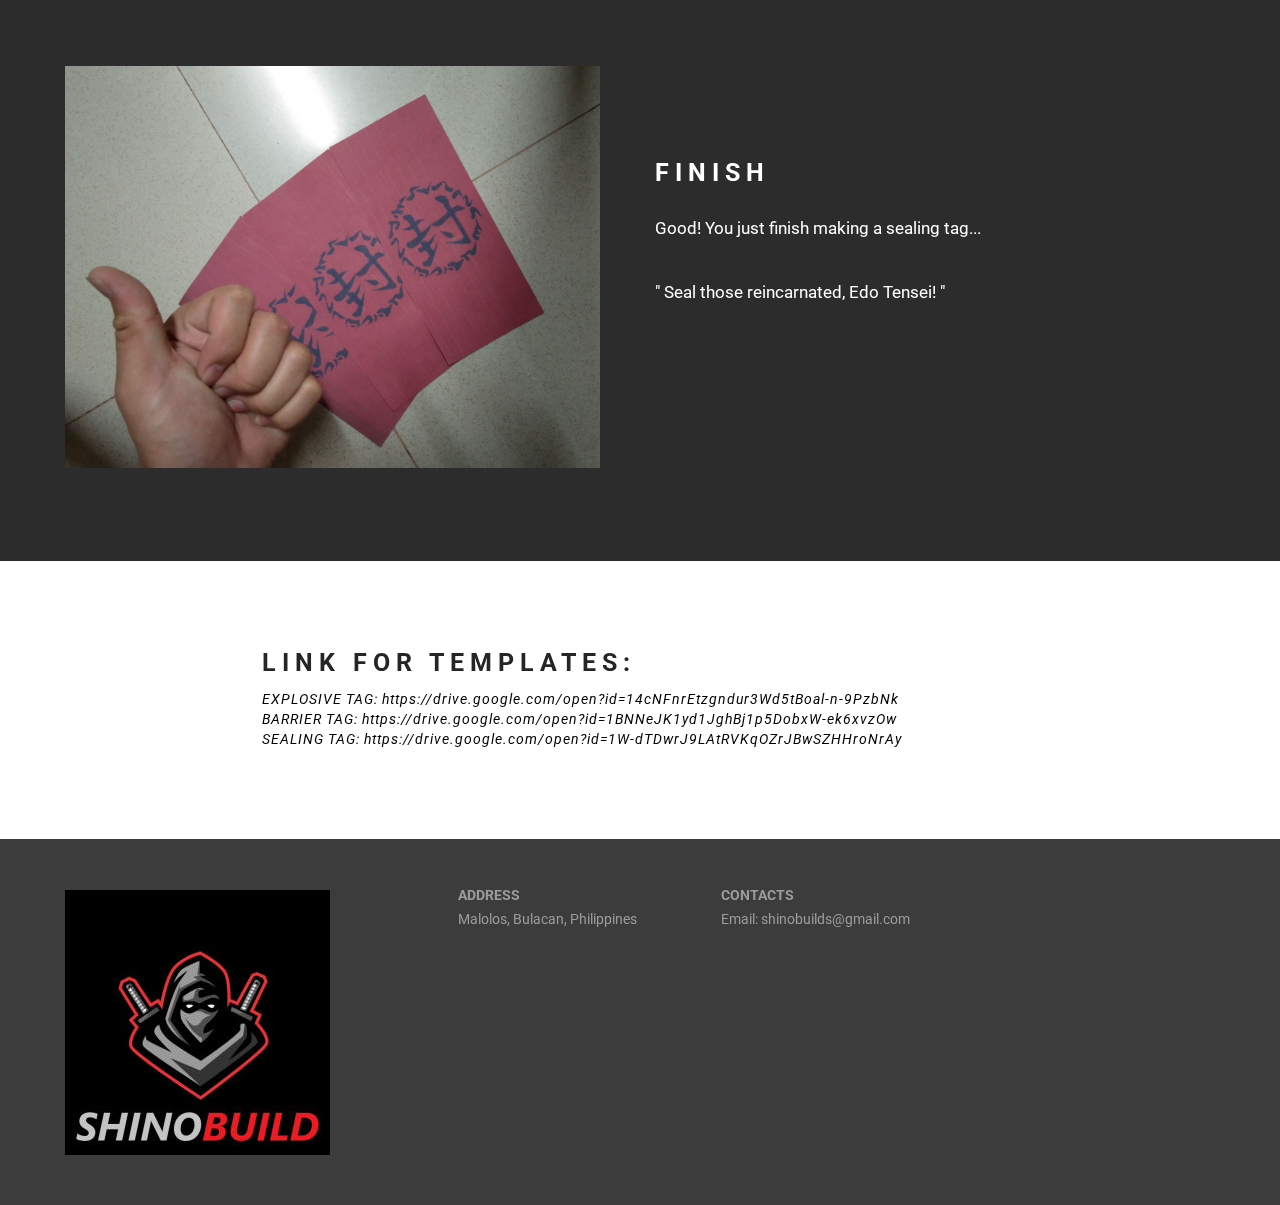
<file: page5.html>
<!DOCTYPE html>
<html  >
<head>
  <!-- Site made with Mobirise Website Builder v4.11.6, https://mobirise.com -->
  <meta charset="UTF-8">
  <meta http-equiv="X-UA-Compatible" content="IE=edge">
  <meta name="generator" content="Mobirise v4.11.6, mobirise.com">
  <meta name="viewport" content="width=device-width, initial-scale=1, minimum-scale=1">
  <link rel="shortcut icon" href="assets/images/ninja-logo-mascot-5-128x128.jpeg" type="image/x-icon">
  <meta name="description" content="">
  
  <title>NINJA TAGS</title>
  <link rel="stylesheet" href="https://fonts.googleapis.com/css?family=Roboto:700,400&subset=cyrillic,latin,greek,vietnamese">
  <link rel="stylesheet" href="assets/bootstrap/css/bootstrap.min.css">
  <link rel="stylesheet" href="assets/animatecss/animate.min.css">
  <link rel="stylesheet" href="assets/mobirise/css/style.css">
  <link rel="preload" as="style" href="assets/mobirise/css/mbr-additional.css"><link rel="stylesheet" href="assets/mobirise/css/mbr-additional.css" type="text/css">
  
  
  
</head>
<body>
  <section class="mbr-navbar mbr-navbar--freeze mbr-navbar--absolute mbr-navbar--sticky mbr-navbar--collapsed" id="ext_menu-10" data-rv-view="318">
    <div class="mbr-navbar__section mbr-section">
        <div class="mbr-section__container container">
            <div class="mbr-navbar__container">
                <div class="mbr-navbar__column mbr-navbar__column--s mbr-navbar__brand">
                    <span class="mbr-navbar__brand-link mbr-brand mbr-brand--inline">
                        <span class="mbr-brand__logo"><a href="https://mobirise.com"><img src="assets/images/ninja-logo-mascot-5-128x128.jpeg" class="mbr-navbar__brand-img mbr-brand__img" alt="Mobirise"></a></span>
                        <span class="mbr-brand__name"><a class="mbr-brand__name text-white" href="index.html">SHINOBUILD</a></span>
                    </span>
                </div>
                <div class="mbr-navbar__hamburger mbr-hamburger"><span class="mbr-hamburger__line"></span></div>
                <div class="mbr-navbar__column mbr-navbar__menu">
                    <nav class="mbr-navbar__menu-box mbr-navbar__menu-box--inline-right">
                        <div class="mbr-navbar__column">
                            <ul class="mbr-navbar__items mbr-navbar__items--right float-left mbr-buttons mbr-buttons--freeze mbr-buttons--right btn-decorator mbr-buttons--activated mbr-buttons--only-links"><li class="mbr-navbar__item"><a class="mbr-buttons__link btn text-white" href="index.html">HOME</a></li> <li class="mbr-navbar__item"><a class="mbr-buttons__link btn text-white" href="page6.html">PICTURES</a></li> <li class="mbr-navbar__item"><a class="mbr-buttons__link btn text-white" href="page7.html">VIDEOS</a></li><li class="mbr-navbar__item"><a class="mbr-buttons__link btn text-white" href="page8.html">DOCUMENTATIONS</a></li><li class="mbr-navbar__item"><a class="mbr-buttons__link btn text-white" href="page9.html">ABOUT US</a></li></ul>                            
                            
                        </div>
                    </nav>
                </div>
            </div>
        </div>
    </div>
</section>

<section class="engine"><a href="https://mobirise.info/j">website templates</a></section><section class="mbr-box mbr-section mbr-section--relative mbr-section--fixed-size mbr-section--full-height mbr-section--bg-adapted mbr-parallax-background mbr-after-navbar" id="header1-7v" data-rv-view="320" style="background-image: url(assets/images/goj-kibaku-fuda-1-1916x1080.png);">
    <div class="mbr-box__magnet mbr-box__magnet--sm-padding mbr-box__magnet--center-left">
        <div class="mbr-overlay" style="opacity: 0.5; background-color: rgb(34, 34, 34);"></div>
        <div class="mbr-box__container mbr-section__container container">
            <div class="mbr-box mbr-box--stretched"><div class="mbr-box__magnet mbr-box__magnet--center-left">
                <div class="row"><div class=" col-sm-6 col-sm-offset-6">
                    <div class="mbr-hero animated fadeInUp">
                        <h1 class="mbr-hero__text"><em>NARUTO <br>NINJA <br>TAGS</em></h1>
                        
                    </div>
                    
                </div></div>
            </div></div>
        </div>
        
    </div>
</section>

<section class="mbr-section" id="header3-40" data-rv-view="323">
    <div class="mbr-section__container container mbr-section__container--isolated">
        <div class="mbr-header mbr-header--wysiwyg row">
            <div class="col-sm-8 col-sm-offset-2">
                <h3 class="mbr-header__text">LET'S START ON THE BASE...</h3>
                
            </div>
        </div>
    </div>
</section>

<section class="mbr-section mbr-section--relative" id="msg-box4-1i" data-rv-view="325" style="background-color: rgb(44, 44, 44);">
    
    <div class="mbr-section__container mbr-section__container--isolated container" style="padding-top: 93px; padding-bottom: 93px;">
        <div class="row">
            <div class="mbr-box mbr-box--fixed mbr-box--adapted">
                <div class="mbr-box__magnet mbr-box__magnet--top-right mbr-section__left col-sm-6 image-size" style="width: 50%;">
                    <figure class="mbr-figure mbr-figure--adapted mbr-figure--caption-inside-bottom mbr-figure--full-width"><img src="assets/images/img-20191203-0859211-1400x1050.jpg" class="mbr-figure__img"></figure>
                </div>
                <div class="mbr-box__magnet mbr-class-mbr-box__magnet--center-left col-sm-6 content-size mbr-section__right">
                    <div class="mbr-section__container mbr-section__container--middle">
                        <div class="mbr-header mbr-header--auto-align mbr-header--wysiwyg">
                            <h3 class="mbr-header__text">STEP 1</h3>
                            
                        </div>
                    </div>
                    <div class="mbr-section__container mbr-section__container--middle">
                        <div class="mbr-article mbr-article--auto-align mbr-article--wysiwyg"><p>Prepaer the tools and the materials needed:<br><br>Vellum board (200 GSM) 8.5 inch x 13 inch<br>Artline Calligraphy Pen 1.0<br>Nescafe Black (Any Black Coffee will do)<br>Scissors<br>Template of the Tags</p></div>
                    </div>
                    
                </div>
                
            </div>
        </div>
    </div>
</section>

<section class="mbr-section mbr-section--relative" id="msg-box4-1j" data-rv-view="328" style="background-color: rgb(44, 44, 44);">
    
    <div class="mbr-section__container mbr-section__container--isolated container" style="padding-top: 93px; padding-bottom: 93px;">
        <div class="row">
            <div class="mbr-box mbr-box--fixed mbr-box--adapted">
                <div class="mbr-box__magnet mbr-box__magnet--top-right mbr-section__left col-sm-6 image-size" style="width: 50%;">
                    <figure class="mbr-figure mbr-figure--adapted mbr-figure--caption-inside-bottom mbr-figure--full-width"><img src="assets/images/img-20191203-91503-1400x1050.jpeg" class="mbr-figure__img"></figure>
                </div>
                <div class="mbr-box__magnet mbr-class-mbr-box__magnet--center-left col-sm-6 content-size mbr-section__right">
                    <div class="mbr-section__container mbr-section__container--middle">
                        <div class="mbr-header mbr-header--auto-align mbr-header--wysiwyg">
                            <h3 class="mbr-header__text">TAKE NOTE !</h3>
                            
                        </div>
                    </div>
                    <div class="mbr-section__container mbr-section__container--middle">
                        <div class="mbr-article mbr-article--auto-align mbr-article--wysiwyg"><p>Make sure it is a 8.5 iches x 13 inches because the format size of the template is on the Legal Size which means it is closely same size as the 8.5 inches x 13 inches. It should be 200 or 250 GSM because this vellum board was soak on the coffee, otherwise it will tear apart.</p></div>
                    </div>
                    
                </div>
                
            </div>
        </div>
    </div>
</section>

<section class="mbr-section mbr-section--relative" id="msg-box4-1k" data-rv-view="331" style="background-color: rgb(44, 44, 44);">
    
    <div class="mbr-section__container mbr-section__container--isolated container" style="padding-top: 93px; padding-bottom: 93px;">
        <div class="row">
            <div class="mbr-box mbr-box--fixed mbr-box--adapted">
                <div class="mbr-box__magnet mbr-box__magnet--top-right mbr-section__left col-sm-6 image-size" style="width: 50%;">
                    <figure class="mbr-figure mbr-figure--adapted mbr-figure--caption-inside-bottom mbr-figure--full-width"><img src="assets/images/img-20191203-212205-1400x1050.jpeg" class="mbr-figure__img"></figure>
                </div>
                <div class="mbr-box__magnet mbr-class-mbr-box__magnet--center-left col-sm-6 content-size mbr-section__right">
                    <div class="mbr-section__container mbr-section__container--middle">
                        <div class="mbr-header mbr-header--auto-align mbr-header--wysiwyg">
                            <h3 class="mbr-header__text">STEP 2</h3>
                            
                        </div>
                    </div>
                    <div class="mbr-section__container mbr-section__container--middle">
                        <div class="mbr-article mbr-article--auto-align mbr-article--wysiwyg"><p>Prepare the mixture. Just dissolve 1 Nescafe Calssic 2g on 1/4 cup of hot water and mix it another 1/4 cup of warm water. Take note, the brownish effect it depends on the amont of coffee on the water. Just try different measurements to came up on shade you want.</p></div>
                    </div>
                    
                </div>
                
            </div>
        </div>
    </div>
</section>

<section class="mbr-section mbr-section--relative" id="msg-box4-1m" data-rv-view="334" style="background-color: rgb(44, 44, 44);">
    
    <div class="mbr-section__container mbr-section__container--isolated container" style="padding-top: 93px; padding-bottom: 93px;">
        <div class="row">
            <div class="mbr-box mbr-box--fixed mbr-box--adapted">
                <div class="mbr-box__magnet mbr-box__magnet--top-right mbr-section__left col-sm-6 image-size" style="width: 50%;">
                    <figure class="mbr-figure mbr-figure--adapted mbr-figure--caption-inside-bottom mbr-figure--full-width"><img src="assets/images/img-20191203-212247-1400x1050.jpeg" class="mbr-figure__img"></figure>
                </div>
                <div class="mbr-box__magnet mbr-class-mbr-box__magnet--center-left col-sm-6 content-size mbr-section__right">
                    <div class="mbr-section__container mbr-section__container--middle">
                        <div class="mbr-header mbr-header--auto-align mbr-header--wysiwyg">
                            <h3 class="mbr-header__text">STEP 3</h3>
                            
                        </div>
                    </div>
                    <div class="mbr-section__container mbr-section__container--middle">
                        <div class="mbr-article mbr-article--auto-align mbr-article--wysiwyg">Pour the mixture on the tray. Make sure the coffee mixture is not too hot.</div>
                    </div>
                    
                </div>
                
            </div>
        </div>
    </div>
</section>

<section class="mbr-section mbr-section--relative" id="msg-box4-1n" data-rv-view="337" style="background-color: rgb(44, 44, 44);">
    
    <div class="mbr-section__container mbr-section__container--isolated container" style="padding-top: 93px; padding-bottom: 93px;">
        <div class="row">
            <div class="mbr-box mbr-box--fixed mbr-box--adapted">
                <div class="mbr-box__magnet mbr-box__magnet--top-right mbr-section__left col-sm-6 image-size" style="width: 50%;">
                    <figure class="mbr-figure mbr-figure--adapted mbr-figure--caption-inside-bottom mbr-figure--full-width"><img src="assets/images/img-20191207-21635-1400x1050.jpeg" class="mbr-figure__img"></figure>
                </div>
                <div class="mbr-box__magnet mbr-class-mbr-box__magnet--center-left col-sm-6 content-size mbr-section__right">
                    <div class="mbr-section__container mbr-section__container--middle">
                        <div class="mbr-header mbr-header--auto-align mbr-header--wysiwyg">
                            <h3 class="mbr-header__text">STEP 4</h3>
                            
                        </div>
                    </div>
                    <div class="mbr-section__container mbr-section__container--middle">
                        <div class="mbr-article mbr-article--auto-align mbr-article--wysiwyg"><p>Put the Vellum board on the tray with the coffee mixture gently.</p></div>
                    </div>
                    
                </div>
                
            </div>
        </div>
    </div>
</section>

<section class="mbr-section mbr-section--relative" id="msg-box4-1o" data-rv-view="340" style="background-color: rgb(44, 44, 44);">
    
    <div class="mbr-section__container mbr-section__container--isolated container" style="padding-top: 93px; padding-bottom: 93px;">
        <div class="row">
            <div class="mbr-box mbr-box--fixed mbr-box--adapted">
                <div class="mbr-box__magnet mbr-box__magnet--top-right mbr-section__left col-sm-6 image-size" style="width: 50%;">
                    <figure class="mbr-figure mbr-figure--adapted mbr-figure--caption-inside-bottom mbr-figure--full-width"><img src="assets/images/img-20191203-212436-1400x1050.jpeg" class="mbr-figure__img"></figure>
                </div>
                <div class="mbr-box__magnet mbr-class-mbr-box__magnet--center-left col-sm-6 content-size mbr-section__right">
                    <div class="mbr-section__container mbr-section__container--middle">
                        <div class="mbr-header mbr-header--auto-align mbr-header--wysiwyg">
                            <h3 class="mbr-header__text">STEP 5</h3>
                            
                        </div>
                    </div>
                    <div class="mbr-section__container mbr-section__container--middle">
                        <div class="mbr-article mbr-article--auto-align mbr-article--wysiwyg"><p>Make sure even the top part was covered by the mixture. &nbsp;Soak it for about 30 minutes.</p></div>
                    </div>
                    
                </div>
                
            </div>
        </div>
    </div>
</section>

<section class="mbr-section mbr-section--relative" id="msg-box4-1p" data-rv-view="343" style="background-color: rgb(44, 44, 44);">
    
    <div class="mbr-section__container mbr-section__container--isolated container" style="padding-top: 93px; padding-bottom: 93px;">
        <div class="row">
            <div class="mbr-box mbr-box--fixed mbr-box--adapted">
                <div class="mbr-box__magnet mbr-box__magnet--top-right mbr-section__left col-sm-6 image-size" style="width: 50%;">
                    <figure class="mbr-figure mbr-figure--adapted mbr-figure--caption-inside-bottom mbr-figure--full-width"><img src="assets/images/img-20191207-21602-1400x1050.jpeg" class="mbr-figure__img"></figure>
                </div>
                <div class="mbr-box__magnet mbr-class-mbr-box__magnet--center-left col-sm-6 content-size mbr-section__right">
                    <div class="mbr-section__container mbr-section__container--middle">
                        <div class="mbr-header mbr-header--auto-align mbr-header--wysiwyg">
                            <h3 class="mbr-header__text">STEP 6</h3>
                            
                        </div>
                    </div>
                    <div class="mbr-section__container mbr-section__container--middle">
                        <div class="mbr-article mbr-article--auto-align mbr-article--wysiwyg">After soaking the paper for about 30 minutes, drain the mixture and put it back on the cup, you can use it on the another sheet of vellum board. Just wait and let it dry the Vellum board completly.</div>
                    </div>
                    
                </div>
                
            </div>
        </div>
    </div>
</section>

<section class="mbr-section mbr-section--relative" id="msg-box4-1q" data-rv-view="346" style="background-color: rgb(44, 44, 44);">
    
    <div class="mbr-section__container mbr-section__container--isolated container" style="padding-top: 93px; padding-bottom: 93px;">
        <div class="row">
            <div class="mbr-box mbr-box--fixed mbr-box--adapted">
                <div class="mbr-box__magnet mbr-box__magnet--top-right mbr-section__left col-sm-6 image-size" style="width: 50%;">
                    <figure class="mbr-figure mbr-figure--adapted mbr-figure--caption-inside-bottom mbr-figure--full-width"><img src="assets/images/img-20191207-21615-1400x1050.jpeg" class="mbr-figure__img"></figure>
                </div>
                <div class="mbr-box__magnet mbr-class-mbr-box__magnet--center-left col-sm-6 content-size mbr-section__right">
                    <div class="mbr-section__container mbr-section__container--middle">
                        <div class="mbr-header mbr-header--auto-align mbr-header--wysiwyg">
                            <h3 class="mbr-header__text">FINISH</h3>
                            
                        </div>
                    </div>
                    <div class="mbr-section__container mbr-section__container--middle">
                        <div class="mbr-article mbr-article--auto-align mbr-article--wysiwyg">Wow the paper was look pretty old yet.<br><br>Paper base finish and &nbsp;it is ready to use for printing on the tags!</div>
                    </div>
                    
                </div>
                
            </div>
        </div>
    </div>
</section>

<section class="mbr-section" id="header3-3z" data-rv-view="349">
    <div class="mbr-section__container container mbr-section__container--isolated">
        <div class="mbr-header mbr-header--wysiwyg row">
            <div class="col-sm-8 col-sm-offset-2">
                <h3 class="mbr-header__text">FOR EXPLOSIVE TAG...</h3>
                
            </div>
        </div>
    </div>
</section>

<section class="mbr-section mbr-section--relative" id="msg-box4-4o" data-rv-view="351" style="background-color: rgb(44, 44, 44);">
    
    <div class="mbr-section__container mbr-section__container--isolated container" style="padding-top: 93px; padding-bottom: 93px;">
        <div class="row">
            <div class="mbr-box mbr-box--fixed mbr-box--adapted">
                <div class="mbr-box__magnet mbr-box__magnet--top-right mbr-section__left col-sm-6 image-size" style="width: 50%;">
                    <figure class="mbr-figure mbr-figure--adapted mbr-figure--caption-inside-bottom mbr-figure--full-width"><img src="assets/images/paperbomb-1000x750.png" class="mbr-figure__img"></figure>
                </div>
                <div class="mbr-box__magnet mbr-class-mbr-box__magnet--center-left col-sm-6 content-size mbr-section__right">
                    <div class="mbr-section__container mbr-section__container--middle">
                        <div class="mbr-header mbr-header--auto-align mbr-header--wysiwyg">
                            <h3 class="mbr-header__text">EXPLOSIVE TAG</h3>
                            
                        </div>
                    </div>
                    <div class="mbr-section__container mbr-section__container--middle">
                        <div class="mbr-article mbr-article--auto-align mbr-article--wysiwyg">&nbsp;(起爆札, Kibaku Fuda) are scraps of paper inscribed with a special writing, centering around the kanji for "explode" (爆, baku). Infused with chakra, they will explode after a set amount of time, remotely, or after being ignited by flame. The tags can be attached to a surface or wrapped around a weapon to be thrown at an enemy. They are very versatile and one of the basic ninja tools. Ninja can confuse their enemies by obtaining fake explosive tags. They work even under heavy rain.<div>
</div><div>When an explosive tag is detonated remotely, ninja tend to use the "Snake" hand seal. Similarly, when used remotely, explosive tags can be detonated in sequence, allowing them to be used to trap opponents.</div><div><br></div><div>SOURCE: https://naruto.fandom.com/wiki/Explosive_Tag</div></div>
                    </div>
                    
                </div>
                
            </div>
        </div>
    </div>
</section>

<section class="mbr-section mbr-section--relative" id="msg-box4-1r" data-rv-view="354" style="background-color: rgb(44, 44, 44);">
    
    <div class="mbr-section__container mbr-section__container--isolated container" style="padding-top: 93px; padding-bottom: 93px;">
        <div class="row">
            <div class="mbr-box mbr-box--fixed mbr-box--adapted">
                <div class="mbr-box__magnet mbr-box__magnet--top-right mbr-section__left col-sm-6 image-size" style="width: 50%;">
                    <figure class="mbr-figure mbr-figure--adapted mbr-figure--caption-inside-bottom mbr-figure--full-width"><img src="assets/images/img-20191204-623-1364x726.jpg" class="mbr-figure__img"></figure>
                </div>
                <div class="mbr-box__magnet mbr-class-mbr-box__magnet--center-left col-sm-6 content-size mbr-section__right">
                    <div class="mbr-section__container mbr-section__container--middle">
                        <div class="mbr-header mbr-header--auto-align mbr-header--wysiwyg">
                            <h3 class="mbr-header__text">STEP 1</h3>
                            
                        </div>
                    </div>
                    <div class="mbr-section__container mbr-section__container--middle">
                        <div class="mbr-article mbr-article--auto-align mbr-article--wysiwyg">Go to the link below and get the template of each specific tag for free. Check the details before printing, the details it shoud be the same as on the figure.<br><br><br>*This template made by yours truly...</div>
                    </div>
                    
                </div>
                
            </div>
        </div>
    </div>
</section>

<section class="mbr-section mbr-section--relative" id="msg-box4-1s" data-rv-view="357" style="background-color: rgb(44, 44, 44);">
    
    <div class="mbr-section__container mbr-section__container--isolated container" style="padding-top: 93px; padding-bottom: 93px;">
        <div class="row">
            <div class="mbr-box mbr-box--fixed mbr-box--adapted">
                <div class="mbr-box__magnet mbr-box__magnet--top-right mbr-section__left col-sm-6 image-size" style="width: 50%;">
                    <figure class="mbr-figure mbr-figure--adapted mbr-figure--caption-inside-bottom mbr-figure--full-width"><img src="assets/images/img-20191207-21850-1400x1050.jpeg" class="mbr-figure__img"></figure>
                </div>
                <div class="mbr-box__magnet mbr-class-mbr-box__magnet--center-left col-sm-6 content-size mbr-section__right">
                    <div class="mbr-section__container mbr-section__container--middle">
                        <div class="mbr-header mbr-header--auto-align mbr-header--wysiwyg">
                            <h3 class="mbr-header__text">STEP 2</h3>
                            
                        </div>
                    </div>
                    <div class="mbr-section__container mbr-section__container--middle">
                        <div class="mbr-article mbr-article--auto-align mbr-article--wysiwyg"><p>Print it on the weathered paper we do before.</p></div>
                    </div>
                    
                </div>
                
            </div>
        </div>
    </div>
</section>

<section class="mbr-section mbr-section--relative" id="msg-box4-1t" data-rv-view="360" style="background-color: rgb(44, 44, 44);">
    
    <div class="mbr-section__container mbr-section__container--isolated container" style="padding-top: 93px; padding-bottom: 93px;">
        <div class="row">
            <div class="mbr-box mbr-box--fixed mbr-box--adapted">
                <div class="mbr-box__magnet mbr-box__magnet--top-right mbr-section__left col-sm-6 image-size" style="width: 50%;">
                    <figure class="mbr-figure mbr-figure--adapted mbr-figure--caption-inside-bottom mbr-figure--full-width"><img src="assets/images/img-20191204-231731-1400x1050.jpeg" class="mbr-figure__img"></figure>
                </div>
                <div class="mbr-box__magnet mbr-class-mbr-box__magnet--center-left col-sm-6 content-size mbr-section__right">
                    <div class="mbr-section__container mbr-section__container--middle">
                        <div class="mbr-header mbr-header--auto-align mbr-header--wysiwyg">
                            <h3 class="mbr-header__text">STEP 3</h3>
                            
                        </div>
                    </div>
                    <div class="mbr-section__container mbr-section__container--middle">
                        <div class="mbr-article mbr-article--auto-align mbr-article--wysiwyg">Cut it out.</div>
                    </div>
                    
                </div>
                
            </div>
        </div>
    </div>
</section>

<section class="mbr-section mbr-section--relative" id="msg-box4-1u" data-rv-view="363" style="background-color: rgb(44, 44, 44);">
    
    <div class="mbr-section__container mbr-section__container--isolated container" style="padding-top: 93px; padding-bottom: 93px;">
        <div class="row">
            <div class="mbr-box mbr-box--fixed mbr-box--adapted">
                <div class="mbr-box__magnet mbr-box__magnet--top-right mbr-section__left col-sm-6 image-size" style="width: 50%;">
                    <figure class="mbr-figure mbr-figure--adapted mbr-figure--caption-inside-bottom mbr-figure--full-width"><img src="assets/images/img-20191204-235151-1400x1050.jpeg" class="mbr-figure__img"></figure>
                </div>
                <div class="mbr-box__magnet mbr-class-mbr-box__magnet--center-left col-sm-6 content-size mbr-section__right">
                    <div class="mbr-section__container mbr-section__container--middle">
                        <div class="mbr-header mbr-header--auto-align mbr-header--wysiwyg">
                            <h3 class="mbr-header__text">FINISH</h3>
                            
                        </div>
                    </div>
                    <div class="mbr-section__container mbr-section__container--middle">
                        <div class="mbr-article mbr-article--auto-align mbr-article--wysiwyg"><p>Good! You just finish making a explosive tag...</p><p><br></p><p>" Let there be light! "</p><p><br></p></div>
                    </div>
                    
                </div>
                
            </div>
        </div>
    </div>
</section>

<section class="mbr-section" id="header3-41" data-rv-view="366">
    <div class="mbr-section__container container mbr-section__container--isolated">
        <div class="mbr-header mbr-header--wysiwyg row">
            <div class="col-sm-8 col-sm-offset-2">
                <h3 class="mbr-header__text">FOR BARRIER TAG...</h3>
                
            </div>
        </div>
    </div>
</section>

<section class="mbr-section mbr-section--relative" id="msg-box4-4p" data-rv-view="368" style="background-color: rgb(44, 44, 44);">
    
    <div class="mbr-section__container mbr-section__container--isolated container" style="padding-top: 93px; padding-bottom: 93px;">
        <div class="row">
            <div class="mbr-box mbr-box--fixed mbr-box--adapted">
                <div class="mbr-box__magnet mbr-box__magnet--top-right mbr-section__left col-sm-6 image-size" style="width: 50%;">
                    <figure class="mbr-figure mbr-figure--adapted mbr-figure--caption-inside-bottom mbr-figure--full-width"><img src="assets/images/binding-tag-1000x564.png" class="mbr-figure__img"></figure>
                </div>
                <div class="mbr-box__magnet mbr-class-mbr-box__magnet--center-left col-sm-6 content-size mbr-section__right">
                    <div class="mbr-section__container mbr-section__container--middle">
                        <div class="mbr-header mbr-header--auto-align mbr-header--wysiwyg">
                            <h3 class="mbr-header__text">BARRIER TAG</h3>
                            
                        </div>
                    </div>
                    <div class="mbr-section__container mbr-section__container--middle">
                        <div class="mbr-article mbr-article--auto-align mbr-article--wysiwyg"><p>These tags are special pieces of paper inscribed with the kanji to "tie" or "bind" (結, ketsu), which is short for the word "barrier" (結界, kekkai). The tag most likely forms a barrier to protect whatever is located within the perimeter it forms. When these tags were used, shinobi were stationed above them which indicates that the technique might require maintaining.</p><p><br></p><p>SOURCE: https://naruto.fandom.com/wiki/Barrier_Tag</p></div>
                    </div>
                    
                </div>
                
            </div>
        </div>
    </div>
</section>

<section class="mbr-section mbr-section--relative" id="msg-box4-1v" data-rv-view="371" style="background-color: rgb(44, 44, 44);">
    
    <div class="mbr-section__container mbr-section__container--isolated container" style="padding-top: 93px; padding-bottom: 93px;">
        <div class="row">
            <div class="mbr-box mbr-box--fixed mbr-box--adapted">
                <div class="mbr-box__magnet mbr-box__magnet--top-right mbr-section__left col-sm-6 image-size" style="width: 50%;">
                    <figure class="mbr-figure mbr-figure--adapted mbr-figure--caption-inside-bottom mbr-figure--full-width"><img src="assets/images/img-20191204-547-1364x726.jpg" class="mbr-figure__img"></figure>
                </div>
                <div class="mbr-box__magnet mbr-class-mbr-box__magnet--center-left col-sm-6 content-size mbr-section__right">
                    <div class="mbr-section__container mbr-section__container--middle">
                        <div class="mbr-header mbr-header--auto-align mbr-header--wysiwyg">
                            <h3 class="mbr-header__text">STEP 1</h3>
                            
                        </div>
                    </div>
                    <div class="mbr-section__container mbr-section__container--middle">
                        <div class="mbr-article mbr-article--auto-align mbr-article--wysiwyg">Go to the link below and get the template of each specific tag for free. Check the details before printing, the details it shoud be the same as on the figure.
<div>
</div><div>
</div><div>*This template made by yours truly...</div></div>
                    </div>
                    
                </div>
                
            </div>
        </div>
    </div>
</section>

<section class="mbr-section mbr-section--relative" id="msg-box4-1w" data-rv-view="374" style="background-color: rgb(44, 44, 44);">
    
    <div class="mbr-section__container mbr-section__container--isolated container" style="padding-top: 93px; padding-bottom: 93px;">
        <div class="row">
            <div class="mbr-box mbr-box--fixed mbr-box--adapted">
                <div class="mbr-box__magnet mbr-box__magnet--top-right mbr-section__left col-sm-6 image-size" style="width: 50%;">
                    <figure class="mbr-figure mbr-figure--adapted mbr-figure--caption-inside-bottom mbr-figure--full-width"><img src="assets/images/img-20191207-21906-1400x1050.jpeg" class="mbr-figure__img"></figure>
                </div>
                <div class="mbr-box__magnet mbr-class-mbr-box__magnet--center-left col-sm-6 content-size mbr-section__right">
                    <div class="mbr-section__container mbr-section__container--middle">
                        <div class="mbr-header mbr-header--auto-align mbr-header--wysiwyg">
                            <h3 class="mbr-header__text">STEP 2</h3>
                            
                        </div>
                    </div>
                    <div class="mbr-section__container mbr-section__container--middle">
                        <div class="mbr-article mbr-article--auto-align mbr-article--wysiwyg">Print it on the weathered paper we do before.</div>
                    </div>
                    
                </div>
                
            </div>
        </div>
    </div>
</section>

<section class="mbr-section mbr-section--relative" id="msg-box4-1x" data-rv-view="377" style="background-color: rgb(44, 44, 44);">
    
    <div class="mbr-section__container mbr-section__container--isolated container" style="padding-top: 93px; padding-bottom: 93px;">
        <div class="row">
            <div class="mbr-box mbr-box--fixed mbr-box--adapted">
                <div class="mbr-box__magnet mbr-box__magnet--top-right mbr-section__left col-sm-6 image-size" style="width: 50%;">
                    <figure class="mbr-figure mbr-figure--adapted mbr-figure--caption-inside-bottom mbr-figure--full-width"><img src="assets/images/img-20191204-231915-1400x1050.jpeg" class="mbr-figure__img"></figure>
                </div>
                <div class="mbr-box__magnet mbr-class-mbr-box__magnet--center-left col-sm-6 content-size mbr-section__right">
                    <div class="mbr-section__container mbr-section__container--middle">
                        <div class="mbr-header mbr-header--auto-align mbr-header--wysiwyg">
                            <h3 class="mbr-header__text">STEP 3</h3>
                            
                        </div>
                    </div>
                    <div class="mbr-section__container mbr-section__container--middle">
                        <div class="mbr-article mbr-article--auto-align mbr-article--wysiwyg">Cut it out.</div>
                    </div>
                    
                </div>
                
            </div>
        </div>
    </div>
</section>

<section class="mbr-section mbr-section--relative" id="msg-box4-1y" data-rv-view="380" style="background-color: rgb(44, 44, 44);">
    
    <div class="mbr-section__container mbr-section__container--isolated container" style="padding-top: 93px; padding-bottom: 93px;">
        <div class="row">
            <div class="mbr-box mbr-box--fixed mbr-box--adapted">
                <div class="mbr-box__magnet mbr-box__magnet--top-right mbr-section__left col-sm-6 image-size" style="width: 50%;">
                    <figure class="mbr-figure mbr-figure--adapted mbr-figure--caption-inside-bottom mbr-figure--full-width"><img src="assets/images/img-20191204-235231-1400x1050.jpeg" class="mbr-figure__img"></figure>
                </div>
                <div class="mbr-box__magnet mbr-class-mbr-box__magnet--center-left col-sm-6 content-size mbr-section__right">
                    <div class="mbr-section__container mbr-section__container--middle">
                        <div class="mbr-header mbr-header--auto-align mbr-header--wysiwyg">
                            <h3 class="mbr-header__text">FINISH<br></h3>
                            
                        </div>
                    </div>
                    <div class="mbr-section__container mbr-section__container--middle">
                        <div class="mbr-article mbr-article--auto-align mbr-article--wysiwyg"><p>Good! You just finish making a barrier tag...</p><p><br></p><p>
</p><div>
</div><div>" You shall not pass! "</div><p></p></div>
                    </div>
                    
                </div>
                
            </div>
        </div>
    </div>
</section>

<section class="mbr-section" id="header3-42" data-rv-view="383">
    <div class="mbr-section__container container mbr-section__container--isolated">
        <div class="mbr-header mbr-header--wysiwyg row">
            <div class="col-sm-8 col-sm-offset-2">
                <h3 class="mbr-header__text">FOR SEALING TAG...</h3>
                
            </div>
        </div>
    </div>
</section>

<section class="mbr-section mbr-section--relative" id="msg-box4-4q" data-rv-view="385" style="background-color: rgb(44, 44, 44);">
    
    <div class="mbr-section__container mbr-section__container--isolated container" style="padding-top: 93px; padding-bottom: 93px;">
        <div class="row">
            <div class="mbr-box mbr-box--fixed mbr-box--adapted">
                <div class="mbr-box__magnet mbr-box__magnet--top-right mbr-section__left col-sm-6 image-size" style="width: 50%;">
                    <figure class="mbr-figure mbr-figure--adapted mbr-figure--caption-inside-bottom mbr-figure--full-width"><img src="assets/images/sealing-tag-1000x561.png" class="mbr-figure__img"></figure>
                </div>
                <div class="mbr-box__magnet mbr-class-mbr-box__magnet--center-left col-sm-6 content-size mbr-section__right">
                    <div class="mbr-section__container mbr-section__container--middle">
                        <div class="mbr-header mbr-header--auto-align mbr-header--wysiwyg">
                            <h3 class="mbr-header__text">SEALING TAG</h3>
                            
                        </div>
                    </div>
                    <div class="mbr-section__container mbr-section__container--middle">
                        <div class="mbr-article mbr-article--auto-align mbr-article--wysiwyg">
<div><br></div><div>By placing a sealing tag on an opponent or object, a substantial seal is generated that prevents the article in question from being summoned, as long as the originating tag remains intact. The seal generated will then spread across the target and intersect on the opposite side of where the tag is placed, where it will then knot itself in place, effectively sealing the opponent. They can be applied to various mediums such as doors, cloth and even sand, as demonstrated by Gaara. These tags can also be linked together to make the effect stronger. They can also be thrown from a great distance by attaching them to kunai. The tags can be removed if the sealing process is incomplete, but once complete, removing the tag seems to be extremely difficult through normal means by anyone who doesn't know how to remove it.</div><div>
</div><div>During the Fourth Shinobi World War, Maki, as well as the other shinobi tasked with sealing the reincarnated shinobi using the Cloth Binding Technique, used these tags in an effort to ensure that they could not simply be recalled and then re-summoned to the battlefield.&nbsp;</div><div><br></div><div>SOURCE: https://naruto.fandom.com/wiki/Sealing_Tag</div></div>
                    </div>
                    
                </div>
                
            </div>
        </div>
    </div>
</section>

<section class="mbr-section mbr-section--relative" id="msg-box4-1z" data-rv-view="388" style="background-color: rgb(44, 44, 44);">
    
    <div class="mbr-section__container mbr-section__container--isolated container" style="padding-top: 93px; padding-bottom: 93px;">
        <div class="row">
            <div class="mbr-box mbr-box--fixed mbr-box--adapted">
                <div class="mbr-box__magnet mbr-box__magnet--top-right mbr-section__left col-sm-6 image-size" style="width: 50%;">
                    <figure class="mbr-figure mbr-figure--adapted mbr-figure--caption-inside-bottom mbr-figure--full-width"><img src="assets/images/img-20191204-519-1364x726.jpeg" class="mbr-figure__img"></figure>
                </div>
                <div class="mbr-box__magnet mbr-class-mbr-box__magnet--center-left col-sm-6 content-size mbr-section__right">
                    <div class="mbr-section__container mbr-section__container--middle">
                        <div class="mbr-header mbr-header--auto-align mbr-header--wysiwyg">
                            <h3 class="mbr-header__text">STEP 1</h3>
                            
                        </div>
                    </div>
                    <div class="mbr-section__container mbr-section__container--middle">
                        <div class="mbr-article mbr-article--auto-align mbr-article--wysiwyg">Go to the link below and get the template of each specific tag for free. Check the details before printing, the details it shoud be the same as on the figure.
<div>
</div><div>
</div><div>*This template made by yours truly...</div></div>
                    </div>
                    
                </div>
                
            </div>
        </div>
    </div>
</section>

<section class="mbr-section mbr-section--relative" id="msg-box4-20" data-rv-view="391" style="background-color: rgb(44, 44, 44);">
    
    <div class="mbr-section__container mbr-section__container--isolated container" style="padding-top: 93px; padding-bottom: 93px;">
        <div class="row">
            <div class="mbr-box mbr-box--fixed mbr-box--adapted">
                <div class="mbr-box__magnet mbr-box__magnet--top-right mbr-section__left col-sm-6 image-size" style="width: 50%;">
                    <figure class="mbr-figure mbr-figure--adapted mbr-figure--caption-inside-bottom mbr-figure--full-width"><img src="assets/images/img-20191207-21809-1400x1050.jpg" class="mbr-figure__img"></figure>
                </div>
                <div class="mbr-box__magnet mbr-class-mbr-box__magnet--center-left col-sm-6 content-size mbr-section__right">
                    <div class="mbr-section__container mbr-section__container--middle">
                        <div class="mbr-header mbr-header--auto-align mbr-header--wysiwyg">
                            <h3 class="mbr-header__text">STEP 2</h3>
                            
                        </div>
                    </div>
                    <div class="mbr-section__container mbr-section__container--middle">
                        <div class="mbr-article mbr-article--auto-align mbr-article--wysiwyg">Print it on the weathered paper we do before.</div>
                    </div>
                    
                </div>
                
            </div>
        </div>
    </div>
</section>

<section class="mbr-section mbr-section--relative" id="msg-box4-21" data-rv-view="394" style="background-color: rgb(44, 44, 44);">
    
    <div class="mbr-section__container mbr-section__container--isolated container" style="padding-top: 93px; padding-bottom: 93px;">
        <div class="row">
            <div class="mbr-box mbr-box--fixed mbr-box--adapted">
                <div class="mbr-box__magnet mbr-box__magnet--top-right mbr-section__left col-sm-6 image-size" style="width: 50%;">
                    <figure class="mbr-figure mbr-figure--adapted mbr-figure--caption-inside-bottom mbr-figure--full-width"><img src="assets/images/img-20191204-232130-1400x1050.jpg" class="mbr-figure__img"></figure>
                </div>
                <div class="mbr-box__magnet mbr-class-mbr-box__magnet--center-left col-sm-6 content-size mbr-section__right">
                    <div class="mbr-section__container mbr-section__container--middle">
                        <div class="mbr-header mbr-header--auto-align mbr-header--wysiwyg">
                            <h3 class="mbr-header__text">STEP 3</h3>
                            
                        </div>
                    </div>
                    <div class="mbr-section__container mbr-section__container--middle">
                        <div class="mbr-article mbr-article--auto-align mbr-article--wysiwyg">Cut it out.</div>
                    </div>
                    
                </div>
                
            </div>
        </div>
    </div>
</section>

<section class="mbr-section mbr-section--relative" id="msg-box4-22" data-rv-view="397" style="background-color: rgb(44, 44, 44);">
    
    <div class="mbr-section__container mbr-section__container--isolated container" style="padding-top: 93px; padding-bottom: 93px;">
        <div class="row">
            <div class="mbr-box mbr-box--fixed mbr-box--adapted">
                <div class="mbr-box__magnet mbr-box__magnet--top-right mbr-section__left col-sm-6 image-size" style="width: 50%;">
                    <figure class="mbr-figure mbr-figure--adapted mbr-figure--caption-inside-bottom mbr-figure--full-width"><img src="assets/images/img-20191204-235419-1400x1050.jpg" class="mbr-figure__img"></figure>
                </div>
                <div class="mbr-box__magnet mbr-class-mbr-box__magnet--center-left col-sm-6 content-size mbr-section__right">
                    <div class="mbr-section__container mbr-section__container--middle">
                        <div class="mbr-header mbr-header--auto-align mbr-header--wysiwyg">
                            <h3 class="mbr-header__text">FINISH</h3>
                            
                        </div>
                    </div>
                    <div class="mbr-section__container mbr-section__container--middle">
                        <div class="mbr-article mbr-article--auto-align mbr-article--wysiwyg"><p>Good! You just finish making a sealing tag...
</p><p></p><div><br></div><div>" Seal those reincarnated, Edo Tensei! "
</div><div><br></div><p></p></div>
                    </div>
                    
                </div>
                
            </div>
        </div>
    </div>
</section>

<section class="mbr-section" id="header3-43" data-rv-view="400">
    <div class="mbr-section__container container mbr-section__container--isolated">
        <div class="mbr-header mbr-header--wysiwyg row">
            <div class="col-sm-8 col-sm-offset-2">
                <h3 class="mbr-header__text">LINK FOR TEMPLATES:</h3>
                <p class="mbr-header__subtext">EXPLOSIVE TAG:&nbsp;https://drive.google.com/open?id=14cNFnrEtzgndur3Wd5tBoal-n-9PzbNk<br>BARRIER TAG: https://drive.google.com/open?id=1BNNeJK1yd1JghBj1p5DobxW-ek6xvzOw<br>SEALING TAG:&nbsp;https://drive.google.com/open?id=1W-dTDwrJ9LAtRVKqOZrJBwSZHHroNrAy</p>
            </div>
        </div>
    </div>
</section>

<section class="mbr-section mbr-section--relative mbr-section--fixed-size" id="contacts1-18" data-rv-view="402" style="background-color: rgb(60, 60, 60);">
    
    <div class="mbr-section__container container">
        <div class="mbr-contacts mbr-contacts--wysiwyg row" style="padding-top: 45px; padding-bottom: 45px;">
            <div class="col-sm-4">
                <div><img src="assets/images/ninja-logo-mascot-5-265x265.jpg" class="mbr-contacts__img mbr-contacts__img--left"></div>
            </div>
            <div class="col-sm-8">
                <div class="row">
                    <div class="col-sm-4">
                        <p class="mbr-contacts__text"><strong>ADDRESS</strong><br>Malolos, Bulacan, Philippines</p>
                    </div>
                    <div class="col-sm-4">
                        <p class="mbr-contacts__text"><strong>CONTACTS</strong><br>
Email: shinobuilds@gmail.com<br><br><br></p>
                    </div>
                    <div class="col-sm-4"></div>
                </div>
            </div>
        </div>
    </div>
</section>


  <script src="assets/web/assets/jquery/jquery.min.js"></script>
  <script src="assets/bootstrap/js/bootstrap.min.js"></script>
  <script src="assets/smooth-scroll/smooth-scroll.js"></script>
  <script src="assets/jarallax/jarallax.js"></script>
  <script src="assets/mobirise/js/script.js"></script>
  
  
</body>
</html>
</file>
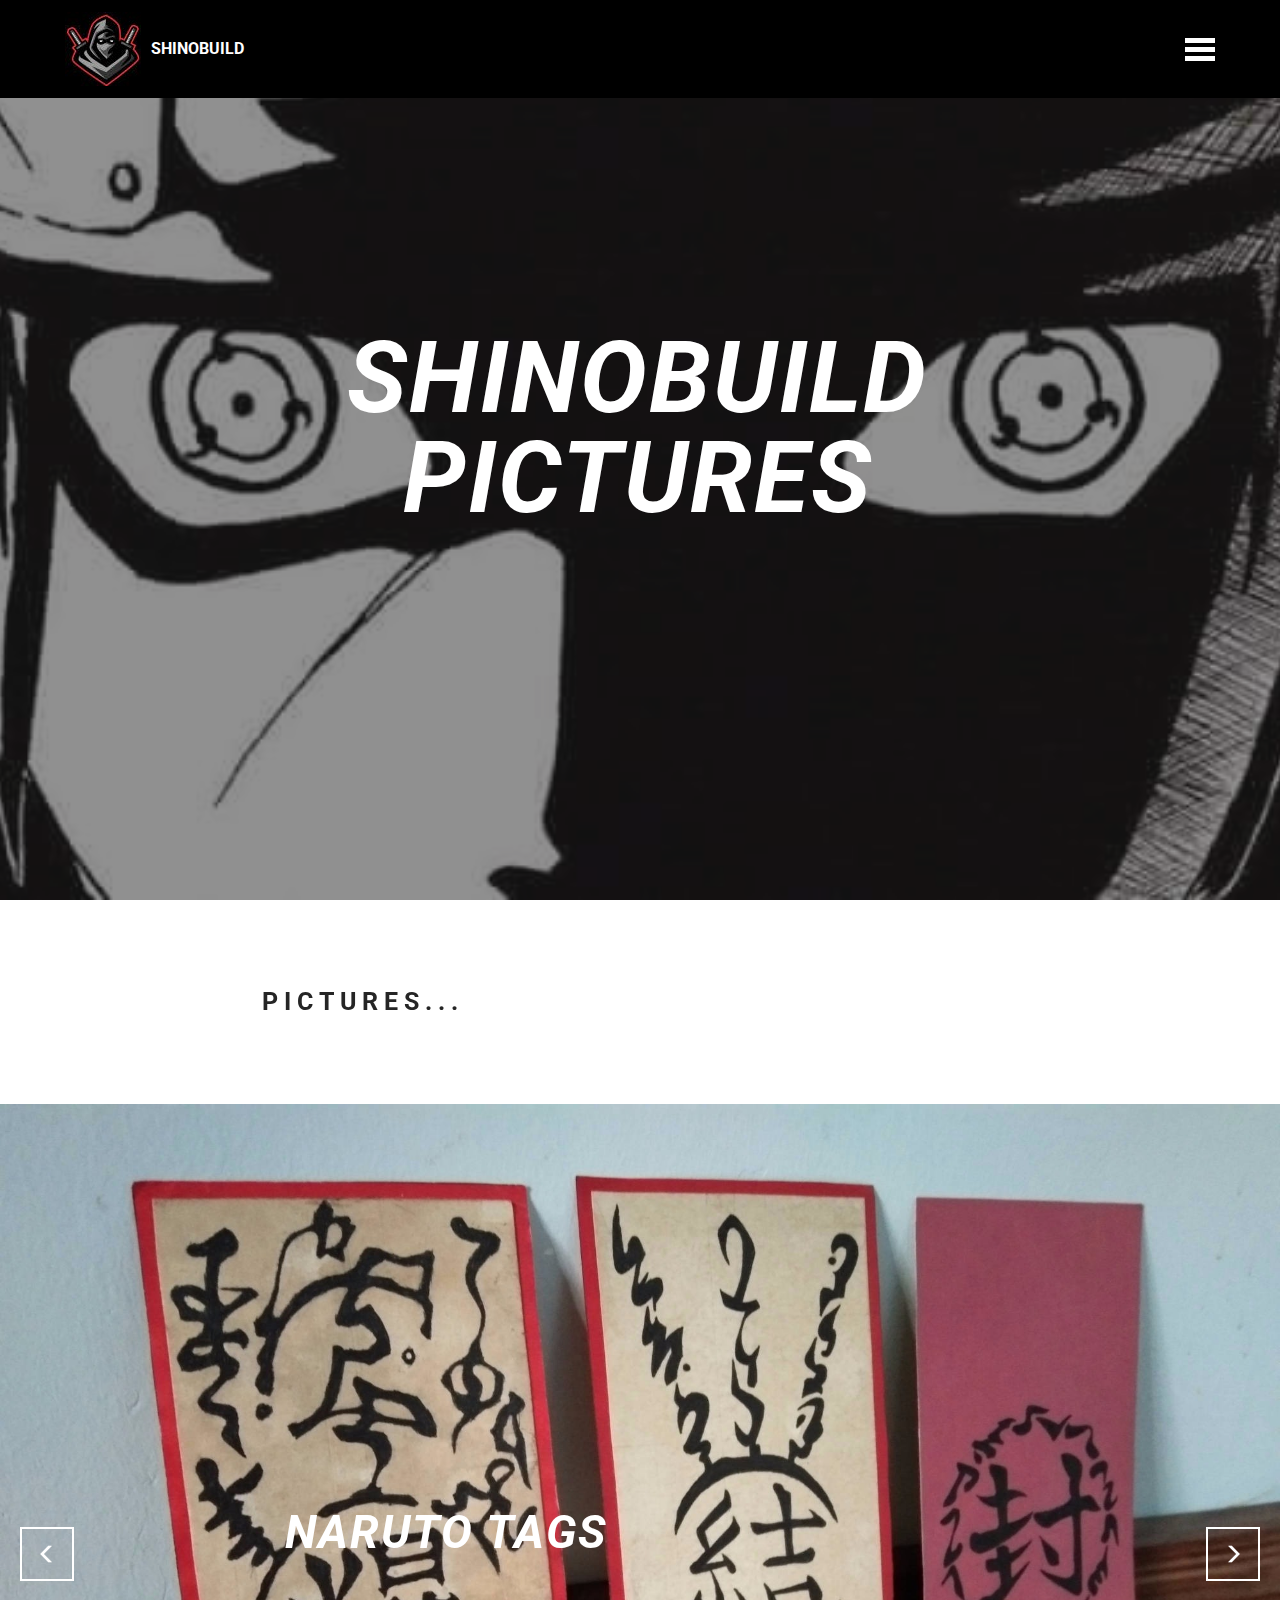
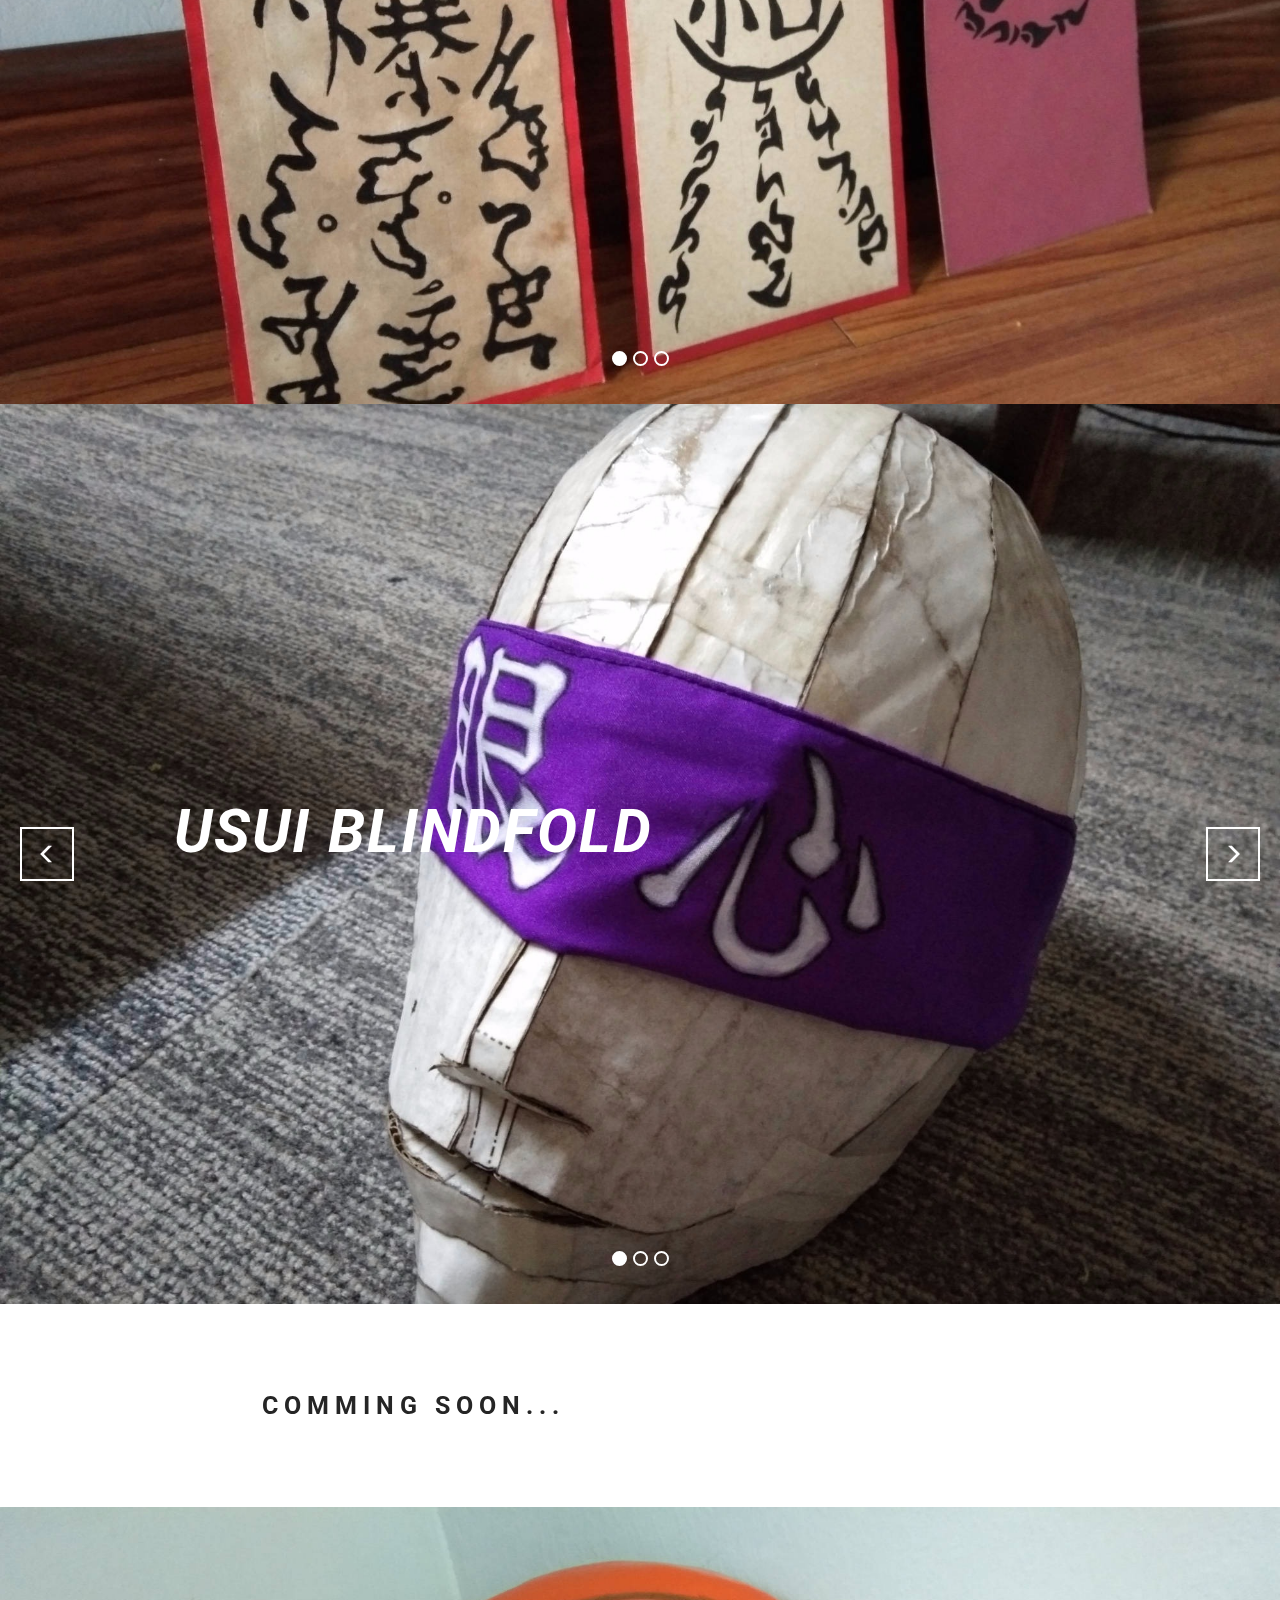
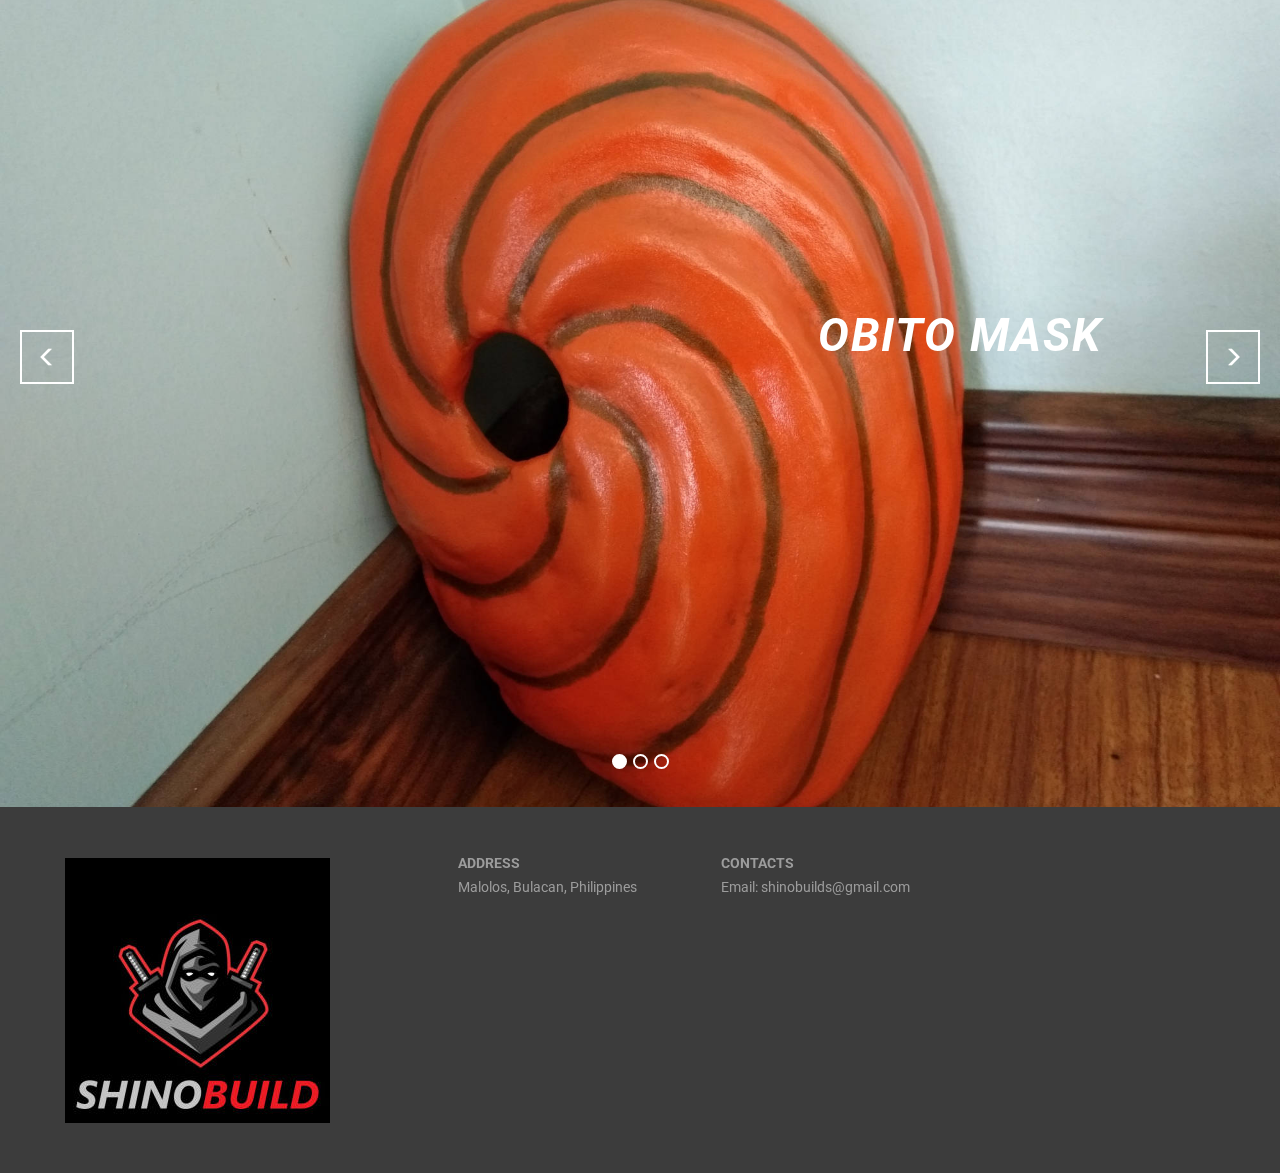
<file: page6.html>
<!DOCTYPE html>
<html  >
<head>
  <!-- Site made with Mobirise Website Builder v4.11.6, https://mobirise.com -->
  <meta charset="UTF-8">
  <meta http-equiv="X-UA-Compatible" content="IE=edge">
  <meta name="generator" content="Mobirise v4.11.6, mobirise.com">
  <meta name="viewport" content="width=device-width, initial-scale=1, minimum-scale=1">
  <link rel="shortcut icon" href="assets/images/ninja-logo-mascot-5-128x128.jpeg" type="image/x-icon">
  <meta name="description" content="">
  
  <title>PICTURES</title>
  <link rel="stylesheet" href="https://fonts.googleapis.com/css?family=Roboto:700,400&subset=cyrillic,latin,greek,vietnamese">
  <link rel="stylesheet" href="assets/bootstrap/css/bootstrap.min.css">
  <link rel="stylesheet" href="assets/animatecss/animate.min.css">
  <link rel="stylesheet" href="assets/mobirise/css/style.css">
  <link rel="stylesheet" href="assets/mobirise-slider/style.css">
  <link rel="preload" as="style" href="assets/mobirise/css/mbr-additional.css"><link rel="stylesheet" href="assets/mobirise/css/mbr-additional.css" type="text/css">
  
  
  
</head>
<body>
  <section class="mbr-navbar mbr-navbar--freeze mbr-navbar--absolute mbr-navbar--sticky mbr-navbar--collapsed" id="ext_menu-23" data-rv-view="404">
    <div class="mbr-navbar__section mbr-section">
        <div class="mbr-section__container container">
            <div class="mbr-navbar__container">
                <div class="mbr-navbar__column mbr-navbar__column--s mbr-navbar__brand">
                    <span class="mbr-navbar__brand-link mbr-brand mbr-brand--inline">
                        <span class="mbr-brand__logo"><a href="https://mobirise.com"><img src="assets/images/ninja-logo-mascot-5-128x128.jpeg" class="mbr-navbar__brand-img mbr-brand__img" alt="Mobirise"></a></span>
                        <span class="mbr-brand__name"><a class="mbr-brand__name text-white" href="index.html">SHINOBUILD</a></span>
                    </span>
                </div>
                <div class="mbr-navbar__hamburger mbr-hamburger"><span class="mbr-hamburger__line"></span></div>
                <div class="mbr-navbar__column mbr-navbar__menu">
                    <nav class="mbr-navbar__menu-box mbr-navbar__menu-box--inline-right">
                        <div class="mbr-navbar__column">
                            <ul class="mbr-navbar__items mbr-navbar__items--right float-left mbr-buttons mbr-buttons--freeze mbr-buttons--right btn-decorator mbr-buttons--activated mbr-buttons--only-links"><li class="mbr-navbar__item"><a class="mbr-buttons__link btn text-white" href="index.html">HOME</a></li> <li class="mbr-navbar__item"><a class="mbr-buttons__link btn text-white" href="page6.html">PICTURES</a></li> <li class="mbr-navbar__item"><a class="mbr-buttons__link btn text-white" href="page7.html">VIDEOS</a></li><li class="mbr-navbar__item"><a class="mbr-buttons__link btn text-white" href="page8.html">DOCUMENTATIONS</a></li><li class="mbr-navbar__item"><a class="mbr-buttons__link btn text-white" href="page9.html">ABOUT US</a></li></ul>                            
                            
                        </div>
                    </nav>
                </div>
            </div>
        </div>
    </div>
</section>

<section class="engine"><a href="https://mobirise.info/d">free site maker</a></section><section class="mbr-box mbr-section mbr-section--relative mbr-section--fixed-size mbr-section--full-height mbr-section--bg-adapted mbr-parallax-background mbr-after-navbar" id="header4-83" data-rv-view="406" style="background-image: url(assets/images/fb-img-15666213071291-720x341.jpg);">
    <div class="mbr-box__magnet mbr-box__magnet--sm-padding mbr-box__magnet--center-center">
        <div class="mbr-overlay" style="opacity: 0.5; background-color: rgb(34, 34, 34);"></div>
        <div class="mbr-box__container mbr-section__container container">
            <div class="mbr-box mbr-box--stretched"><div class="mbr-box__magnet mbr-box__magnet--center-center">
                <div class="row"><div class=" col-sm-8 col-sm-offset-2">
                    <div class="mbr-hero animated fadeInUp">
                        <h1 class="mbr-hero__text"><em>SHINOBUILD<br><br>PICTURES</em></h1>
                        
                    </div>
                    
                </div></div>
            </div></div>
        </div>
        
    </div>
</section>

<section class="mbr-section" id="header3-25" data-rv-view="409">
    <div class="mbr-section__container container mbr-section__container--isolated">
        <div class="mbr-header mbr-header--wysiwyg row">
            <div class="col-sm-8 col-sm-offset-2">
                <h3 class="mbr-header__text">PICTURES...</h3>
                
            </div>
        </div>
    </div>
</section>

<section class="mbr-slider mbr-section mbr-section--no-padding carousel slide" data-ride="carousel" data-wrap="true" data-interval="5000" id="slider-28" data-rv-view="411" style="background-color: rgb(255, 255, 255);">
    <div class="mbr-section__container">
        <div>
            <ol class="carousel-indicators">
                <li data-app-prevent-settings="" data-target="#slider-28" data-slide-to="0" class="active"></li><li data-app-prevent-settings="" data-target="#slider-28" data-slide-to="1"></li><li data-app-prevent-settings="" data-target="#slider-28" class="" data-slide-to="2"></li>
            </ol>
            <div class="carousel-inner" role="listbox">
                <div class="mbr-box mbr-section mbr-section--relative mbr-section--fixed-size mbr-section--bg-adapted item dark center mbr-section--full-height active" style="background-image: url(assets/images/img-20191126-0746151-2000x1500.jpeg);">
                    <div class="mbr-box__magnet mbr-box__magnet--center-left mbr-box__magnet--sm-padding">
                                            
                        <div class=" container">
                            
                            <div class="row">
                                <div class=" col-md-offset-1 col-md-6">  

                                <div class="mbr-hero">
                                    <h1 class="mbr-hero__text"><em>NARUTO TAGS</em></h1>

                                    
                                </div>
                                
                                </div>
                            </div>
                        </div>
                    </div>
                </div><div class="mbr-box mbr-section mbr-section--relative mbr-section--fixed-size mbr-section--bg-adapted item dark center mbr-section--full-height" style="background-image: url(assets/images/img-20191129-1436502-2000x1500.jpeg);">
                    <div class="mbr-box__magnet mbr-box__magnet--center-left mbr-box__magnet--sm-padding">
                                            
                        <div class=" container">
                            
                            <div class="row">
                                <div class=" col-md-offset-1 col-md-6">  

                                <div class="mbr-hero">
                                    <h1 class="mbr-hero__text"><em>SHURIKEN</em></h1>

                                    
                                </div>
                                
                                </div>
                            </div>
                        </div>
                    </div>
                </div><div class="mbr-box mbr-section mbr-section--relative mbr-section--fixed-size mbr-section--bg-adapted item dark center mbr-section--full-height" style="background-image: url(assets/images/fb-img-1574409459605-720x540.jpeg);">
                    <div class="mbr-box__magnet mbr-box__magnet--center-right mbr-box__magnet--sm-padding">
                                            
                        <div class=" container">
                            
                            <div class="row">
                                <div class=" col-md-6 col-md-offset-5">  

                                <div class="mbr-hero">
                                    <h1 class="mbr-hero__text"><em>DEATH NOTE</em></h1>

                                    
                                </div>
                                
                                </div>
                            </div>
                        </div>
                    </div>
                </div>
            </div>
            
            <a data-app-prevent-settings="" class="left carousel-control" role="button" data-slide="prev" href="#slider-28">
                <span class="glyphicon glyphicon-menu-left" aria-hidden="true"></span>
                <span class="sr-only">Previous</span>
            </a>
            <a data-app-prevent-settings="" class="right carousel-control" role="button" data-slide="next" href="#slider-28">
                <span class="glyphicon glyphicon-menu-right" aria-hidden="true"></span>
                <span class="sr-only">Next</span>
            </a>
        </div>
    </div>
</section>

<section class="mbr-slider mbr-section mbr-section--no-padding carousel slide" data-ride="carousel" data-wrap="true" data-interval="5000" id="slider-2a" data-rv-view="423" style="background-color: rgb(255, 255, 255);">
    <div class="mbr-section__container">
        <div>
            <ol class="carousel-indicators">
                <li data-app-prevent-settings="" data-target="#slider-2a" data-slide-to="0" class="active"></li><li data-app-prevent-settings="" data-target="#slider-2a" data-slide-to="1"></li><li data-app-prevent-settings="" data-target="#slider-2a" class="" data-slide-to="2"></li>
            </ol>
            <div class="carousel-inner" role="listbox">
                <div class="mbr-box mbr-section mbr-section--relative mbr-section--fixed-size mbr-section--bg-adapted item dark center mbr-section--full-height active" style="background-image: url(assets/images/img-20190929-0754581-2000x1500.jpeg);">
                    <div class="mbr-box__magnet mbr-box__magnet--center-left mbr-box__magnet--sm-padding">
                                            
                        <div class=" container">
                            
                            <div class="row">
                                <div class=" col-md-offset-1 col-md-6">  

                                <div class="mbr-hero">
                                    <h1 class="mbr-hero__text"><em>USUI BLINDFOLD</em></h1>

                                    
                                </div>
                                
                                </div>
                            </div>
                        </div>
                    </div>
                </div><div class="mbr-box mbr-section mbr-section--relative mbr-section--fixed-size mbr-section--bg-adapted item dark center mbr-section--full-height" style="background-image: url(assets/images/fhp-960x720.jpeg);">
                    <div class="mbr-box__magnet mbr-box__magnet--center-left mbr-box__magnet--sm-padding">
                                            
                        <div class=" container">
                            
                            <div class="row">
                                <div class=" col-md-offset-1 col-md-6">  

                                <div class="mbr-hero">
                                    <h1 class="mbr-hero__text"><em>NARUTO</em><br>&nbsp;<em>FOREHEAD&nbsp;</em><br><em>PROTECTORS</em></h1>

                                    
                                </div>
                                
                                </div>
                            </div>
                        </div>
                    </div>
                </div><div class="mbr-box mbr-section mbr-section--relative mbr-section--fixed-size mbr-section--bg-adapted item dark center mbr-section--full-height" style="background-image: url(assets/images/img-20191217-0752181-2000x1500.jpeg);">
                    <div class="mbr-box__magnet mbr-box__magnet--center-center mbr-box__magnet--sm-padding">
                                            
                        <div class=" container">
                            
                            <div class="row">
                                <div class=" col-md-8 col-md-offset-2">  

                                <div class="mbr-hero">
                                    <h1 class="mbr-hero__text"><em>K/DA AKALI <br>MASK</em></h1>

                                    
                                </div>
                                
                                </div>
                            </div>
                        </div>
                    </div>
                </div>
            </div>
            
            <a data-app-prevent-settings="" class="left carousel-control" role="button" data-slide="prev" href="#slider-2a">
                <span class="glyphicon glyphicon-menu-left" aria-hidden="true"></span>
                <span class="sr-only">Previous</span>
            </a>
            <a data-app-prevent-settings="" class="right carousel-control" role="button" data-slide="next" href="#slider-2a">
                <span class="glyphicon glyphicon-menu-right" aria-hidden="true"></span>
                <span class="sr-only">Next</span>
            </a>
        </div>
    </div>
</section>

<section class="mbr-section" id="header3-7x" data-rv-view="435">
    <div class="mbr-section__container container mbr-section__container--isolated">
        <div class="mbr-header mbr-header--wysiwyg row">
            <div class="col-sm-8 col-sm-offset-2">
                <h3 class="mbr-header__text">COMMING SOON...</h3>
                
            </div>
        </div>
    </div>
</section>

<section class="mbr-slider mbr-section mbr-section--no-padding carousel slide" data-ride="carousel" data-wrap="true" data-interval="5000" id="slider-7z" data-rv-view="437" style="background-color: rgb(255, 255, 255);">
    <div class="mbr-section__container">
        <div>
            <ol class="carousel-indicators">
                <li data-app-prevent-settings="" data-target="#slider-7z" data-slide-to="0" class="active"></li><li data-app-prevent-settings="" data-target="#slider-7z" data-slide-to="1"></li><li data-app-prevent-settings="" data-target="#slider-7z" class="" data-slide-to="2"></li>
            </ol>
            <div class="carousel-inner" role="listbox">
                <div class="mbr-box mbr-section mbr-section--relative mbr-section--fixed-size mbr-section--bg-adapted item dark center mbr-section--full-height active" style="background-image: url(assets/images/img-20190818-1202151-2000x1500.jpg);">
                    <div class="mbr-box__magnet mbr-box__magnet--center-right mbr-box__magnet--sm-padding">
                                            
                        <div class=" container">
                            
                            <div class="row">
                                <div class=" col-md-6 col-md-offset-5">  

                                <div class="mbr-hero">
                                    <h1 class="mbr-hero__text"><em>OBITO MASK</em></h1>

                                    
                                </div>
                                
                                </div>
                            </div>
                        </div>
                    </div>
                </div><div class="mbr-box mbr-section mbr-section--relative mbr-section--fixed-size mbr-section--bg-adapted item dark center mbr-section--full-height" style="background-image: url(assets/images/img-20191209-1215081-2000x1500.jpg);">
                    <div class="mbr-box__magnet mbr-box__magnet--center-left mbr-box__magnet--sm-padding">
                                            
                        <div class=" container">
                            
                            <div class="row">
                                <div class=" col-md-offset-1 col-md-6">  

                                <div class="mbr-hero">
                                    <h1 class="mbr-hero__text"><em>ANBU MASK</em></h1>

                                    
                                </div>
                                
                                </div>
                            </div>
                        </div>
                    </div>
                </div><div class="mbr-box mbr-section mbr-section--relative mbr-section--fixed-size mbr-section--bg-adapted item dark center mbr-section--full-height" style="background-image: url(assets/images/img-20191209-1216421-2000x1500.jpg);">
                    <div class="mbr-box__magnet mbr-box__magnet--center-center mbr-box__magnet--sm-padding">
                                            
                        <div class=" container">
                            
                            <div class="row">
                                <div class=" col-md-8 col-md-offset-2">  

                                <div class="mbr-hero">
                                    <h1 class="mbr-hero__text"><em>ICHIGO HOLLOW<br>&nbsp;MASK</em></h1>

                                    
                                </div>
                                
                                </div>
                            </div>
                        </div>
                    </div>
                </div>
            </div>
            
            <a data-app-prevent-settings="" class="left carousel-control" role="button" data-slide="prev" href="#slider-7z">
                <span class="glyphicon glyphicon-menu-left" aria-hidden="true"></span>
                <span class="sr-only">Previous</span>
            </a>
            <a data-app-prevent-settings="" class="right carousel-control" role="button" data-slide="next" href="#slider-7z">
                <span class="glyphicon glyphicon-menu-right" aria-hidden="true"></span>
                <span class="sr-only">Next</span>
            </a>
        </div>
    </div>
</section>

<section class="mbr-section mbr-section--relative mbr-section--fixed-size" id="contacts1-2b" data-rv-view="449" style="background-color: rgb(60, 60, 60);">
    
    <div class="mbr-section__container container">
        <div class="mbr-contacts mbr-contacts--wysiwyg row" style="padding-top: 45px; padding-bottom: 45px;">
            <div class="col-sm-4">
                <div><img src="assets/images/ninja-logo-mascot-5-265x265.jpg" class="mbr-contacts__img mbr-contacts__img--left"></div>
            </div>
            <div class="col-sm-8">
                <div class="row">
                    <div class="col-sm-4">
                        <p class="mbr-contacts__text"><strong>ADDRESS</strong><br>Malolos, Bulacan, Philippines</p>
                    </div>
                    <div class="col-sm-4">
                        <p class="mbr-contacts__text"><strong>CONTACTS</strong><br>
Email: shinobuilds@gmail.com<br><br><br></p>
                    </div>
                    <div class="col-sm-4"></div>
                </div>
            </div>
        </div>
    </div>
</section>


  <script src="assets/web/assets/jquery/jquery.min.js"></script>
  <script src="assets/bootstrap/js/bootstrap.min.js"></script>
  <script src="assets/smooth-scroll/smooth-scroll.js"></script>
  <script src="assets/jarallax/jarallax.js"></script>
  <script src="assets/bootstrap-carousel-swipe/bootstrap-carousel-swipe.js"></script>
  <script src="assets/mobirise/js/script.js"></script>
  
  
</body>
</html>
</file>
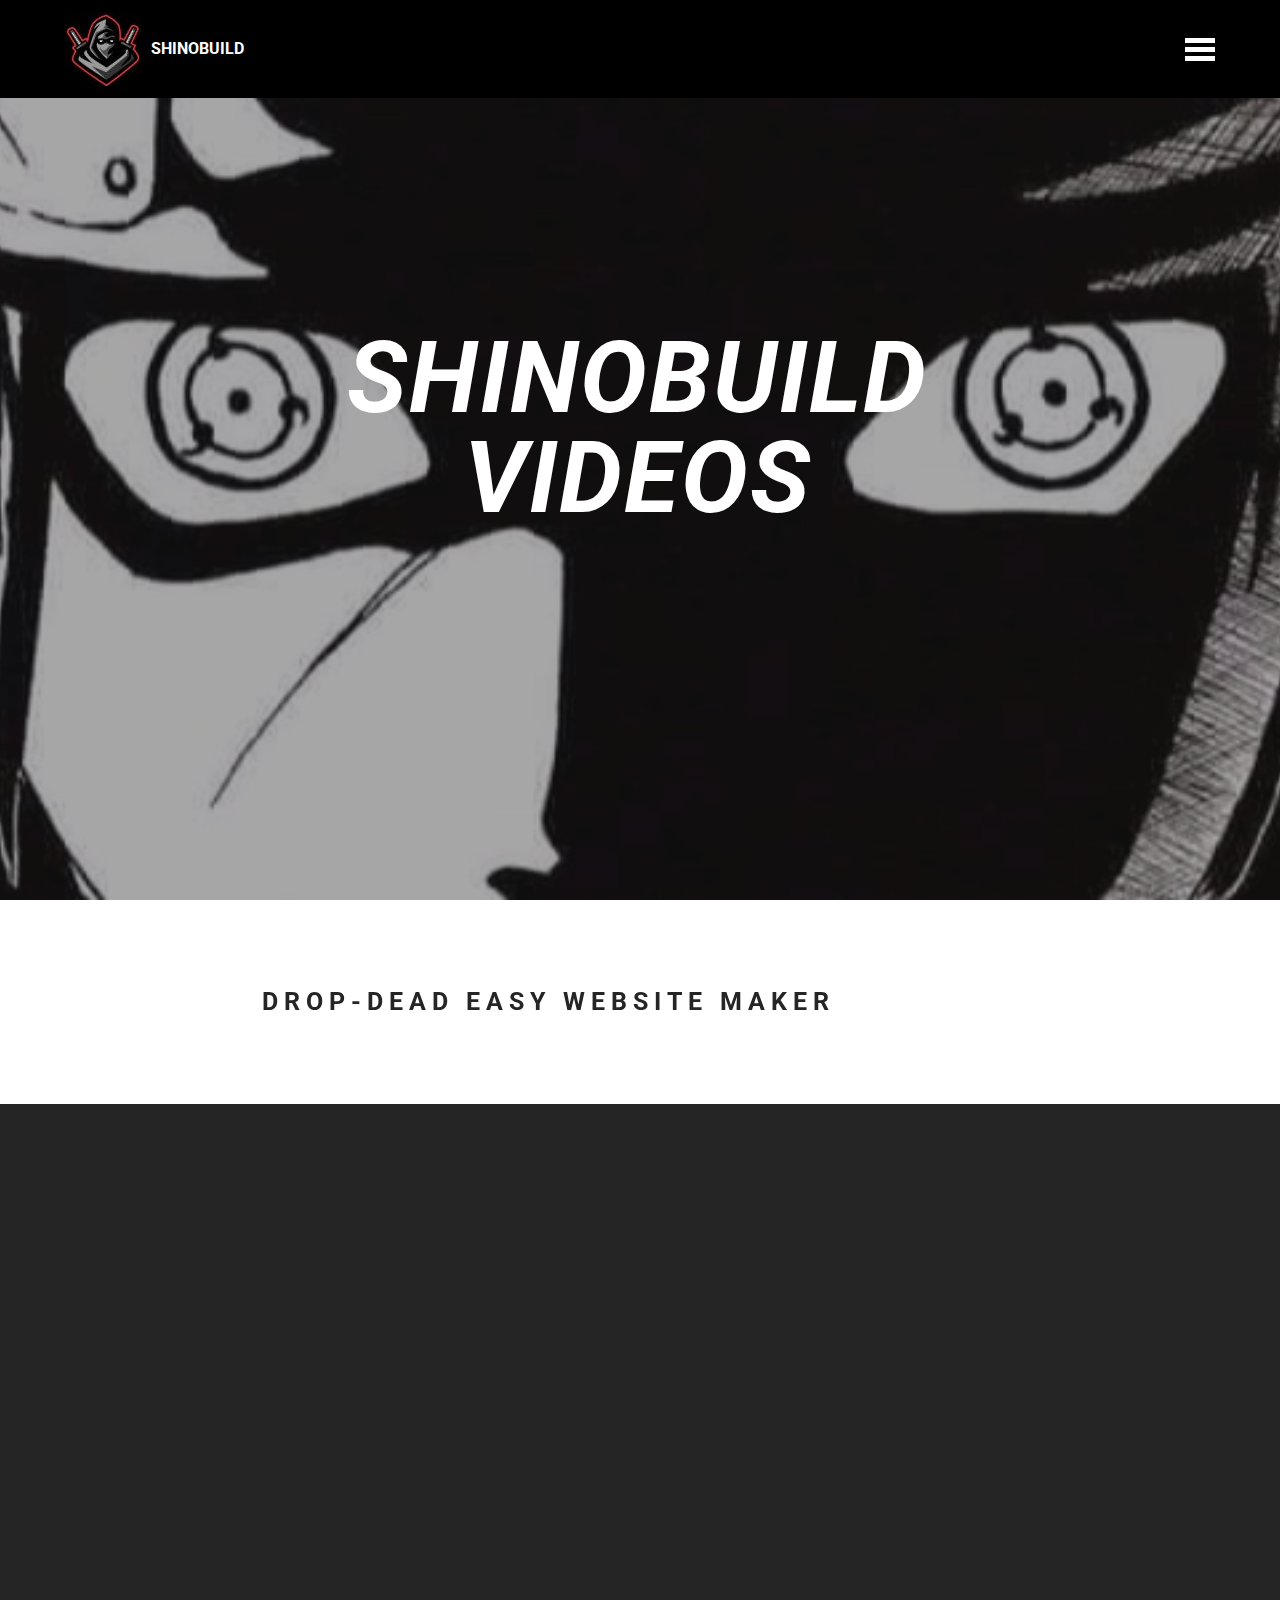
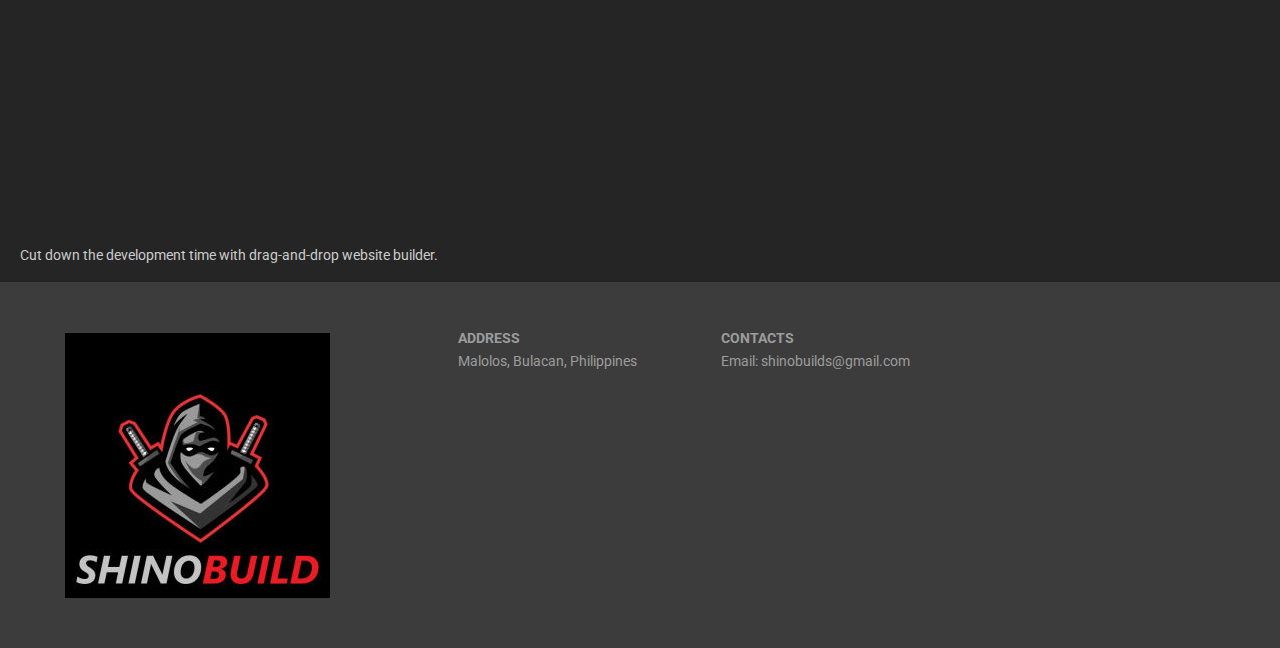
<file: page7.html>
<!DOCTYPE html>
<html  >
<head>
  <!-- Site made with Mobirise Website Builder v4.11.6, https://mobirise.com -->
  <meta charset="UTF-8">
  <meta http-equiv="X-UA-Compatible" content="IE=edge">
  <meta name="generator" content="Mobirise v4.11.6, mobirise.com">
  <meta name="viewport" content="width=device-width, initial-scale=1, minimum-scale=1">
  <link rel="shortcut icon" href="assets/images/ninja-logo-mascot-5-128x128.jpeg" type="image/x-icon">
  <meta name="description" content="">
  
  <title>VIDEOS</title>
  <link rel="stylesheet" href="https://fonts.googleapis.com/css?family=Roboto:700,400&subset=cyrillic,latin,greek,vietnamese">
  <link rel="stylesheet" href="assets/bootstrap/css/bootstrap.min.css">
  <link rel="stylesheet" href="assets/animatecss/animate.min.css">
  <link rel="stylesheet" href="assets/mobirise/css/style.css">
  <link rel="preload" as="style" href="assets/mobirise/css/mbr-additional.css"><link rel="stylesheet" href="assets/mobirise/css/mbr-additional.css" type="text/css">
  
  
  
</head>
<body>
  <section class="mbr-navbar mbr-navbar--freeze mbr-navbar--absolute mbr-navbar--sticky mbr-navbar--collapsed" id="ext_menu-2c" data-rv-view="451">
    <div class="mbr-navbar__section mbr-section">
        <div class="mbr-section__container container">
            <div class="mbr-navbar__container">
                <div class="mbr-navbar__column mbr-navbar__column--s mbr-navbar__brand">
                    <span class="mbr-navbar__brand-link mbr-brand mbr-brand--inline">
                        <span class="mbr-brand__logo"><a href="https://mobirise.com"><img src="assets/images/ninja-logo-mascot-5-128x128.jpeg" class="mbr-navbar__brand-img mbr-brand__img" alt="Mobirise"></a></span>
                        <span class="mbr-brand__name"><a class="mbr-brand__name text-white" href="index.html">SHINOBUILD</a></span>
                    </span>
                </div>
                <div class="mbr-navbar__hamburger mbr-hamburger"><span class="mbr-hamburger__line"></span></div>
                <div class="mbr-navbar__column mbr-navbar__menu">
                    <nav class="mbr-navbar__menu-box mbr-navbar__menu-box--inline-right">
                        <div class="mbr-navbar__column">
                            <ul class="mbr-navbar__items mbr-navbar__items--right float-left mbr-buttons mbr-buttons--freeze mbr-buttons--right btn-decorator mbr-buttons--activated mbr-buttons--only-links"><li class="mbr-navbar__item"><a class="mbr-buttons__link btn text-white" href="index.html">HOME</a></li> <li class="mbr-navbar__item"><a class="mbr-buttons__link btn text-white" href="page6.html">PICTURES</a></li> <li class="mbr-navbar__item"><a class="mbr-buttons__link btn text-white" href="page7.html">VIDEOS</a></li><li class="mbr-navbar__item"><a class="mbr-buttons__link btn text-white" href="page8.html">DOCUMENTATIONS</a></li><li class="mbr-navbar__item"><a class="mbr-buttons__link btn text-white" href="page9.html">ABOUT US</a></li></ul>                            
                            
                        </div>
                    </nav>
                </div>
            </div>
        </div>
    </div>
</section>

<section class="engine"><a href="https://mobirise.info/a">online website builder</a></section><section class="mbr-box mbr-section mbr-section--relative mbr-section--fixed-size mbr-section--full-height mbr-section--bg-adapted mbr-parallax-background mbr-after-navbar" id="header4-2d" data-rv-view="453" style="background-image: url(assets/images/fb-img-15666213071291-720x341.jpeg);">
    <div class="mbr-box__magnet mbr-box__magnet--sm-padding mbr-box__magnet--center-center">
        <div class="mbr-overlay" style="opacity: 0.4; background-color: rgb(34, 34, 34);"></div>
        <div class="mbr-box__container mbr-section__container container">
            <div class="mbr-box mbr-box--stretched"><div class="mbr-box__magnet mbr-box__magnet--center-center">
                <div class="row"><div class=" col-sm-8 col-sm-offset-2">
                    <div class="mbr-hero animated fadeInUp">
                        <h1 class="mbr-hero__text"><em>SHINOBUILD</em><br><br><em>VIDEOS</em></h1>
                        
                    </div>
                    
                </div></div>
            </div></div>
        </div>
        
    </div>
</section>

<section class="mbr-section" id="header3-2e" data-rv-view="456">
    <div class="mbr-section__container container mbr-section__container--isolated">
        <div class="mbr-header mbr-header--wysiwyg row">
            <div class="col-sm-8 col-sm-offset-2">
                <h3 class="mbr-header__text">DROP-DEAD EASY WEBSITE MAKER</h3>
                
            </div>
        </div>
    </div>
</section>

<figure class="mbr-figure mbr-figure--wysiwyg mbr-figure--full-width mbr-figure--caption-outside-bottom" id="video1-5p" data-rv-view="458" style="background-color: rgb(37, 37, 37);">
    
    <div><iframe class="mbr-embedded-video" src="https://www.youtube.com/embed/sOSTC6FM6Bw?rel=0&amp;amp;showinfo=0&amp;autoplay=0&amp;loop=0" width="1280" height="720" frameborder="0" allowfullscreen></iframe></div>
    <figcaption class="mbr-figure__caption mbr-figure__caption--std-grid">
        <small class="mbr-figure__caption-small">Cut down the development time with drag-and-drop website builder.</small>
    </figcaption>
</figure>

<section class="mbr-section mbr-section--relative mbr-section--fixed-size" id="contacts1-2k" data-rv-view="460" style="background-color: rgb(60, 60, 60);">
    
    <div class="mbr-section__container container">
        <div class="mbr-contacts mbr-contacts--wysiwyg row" style="padding-top: 45px; padding-bottom: 45px;">
            <div class="col-sm-4">
                <div><img src="assets/images/ninja-logo-mascot-5-265x265.jpg" class="mbr-contacts__img mbr-contacts__img--left"></div>
            </div>
            <div class="col-sm-8">
                <div class="row">
                    <div class="col-sm-4">
                        <p class="mbr-contacts__text"><strong>ADDRESS</strong><br>Malolos, Bulacan, Philippines</p>
                    </div>
                    <div class="col-sm-4">
                        <p class="mbr-contacts__text"><strong>CONTACTS</strong><br>
Email: shinobuilds@gmail.com<br><br><br></p>
                    </div>
                    <div class="col-sm-4"></div>
                </div>
            </div>
        </div>
    </div>
</section>


  <script src="assets/web/assets/jquery/jquery.min.js"></script>
  <script src="assets/bootstrap/js/bootstrap.min.js"></script>
  <script src="assets/smooth-scroll/smooth-scroll.js"></script>
  <script src="assets/jarallax/jarallax.js"></script>
  <script src="assets/mobirise/js/script.js"></script>
  
  
</body>
</html>
</file>
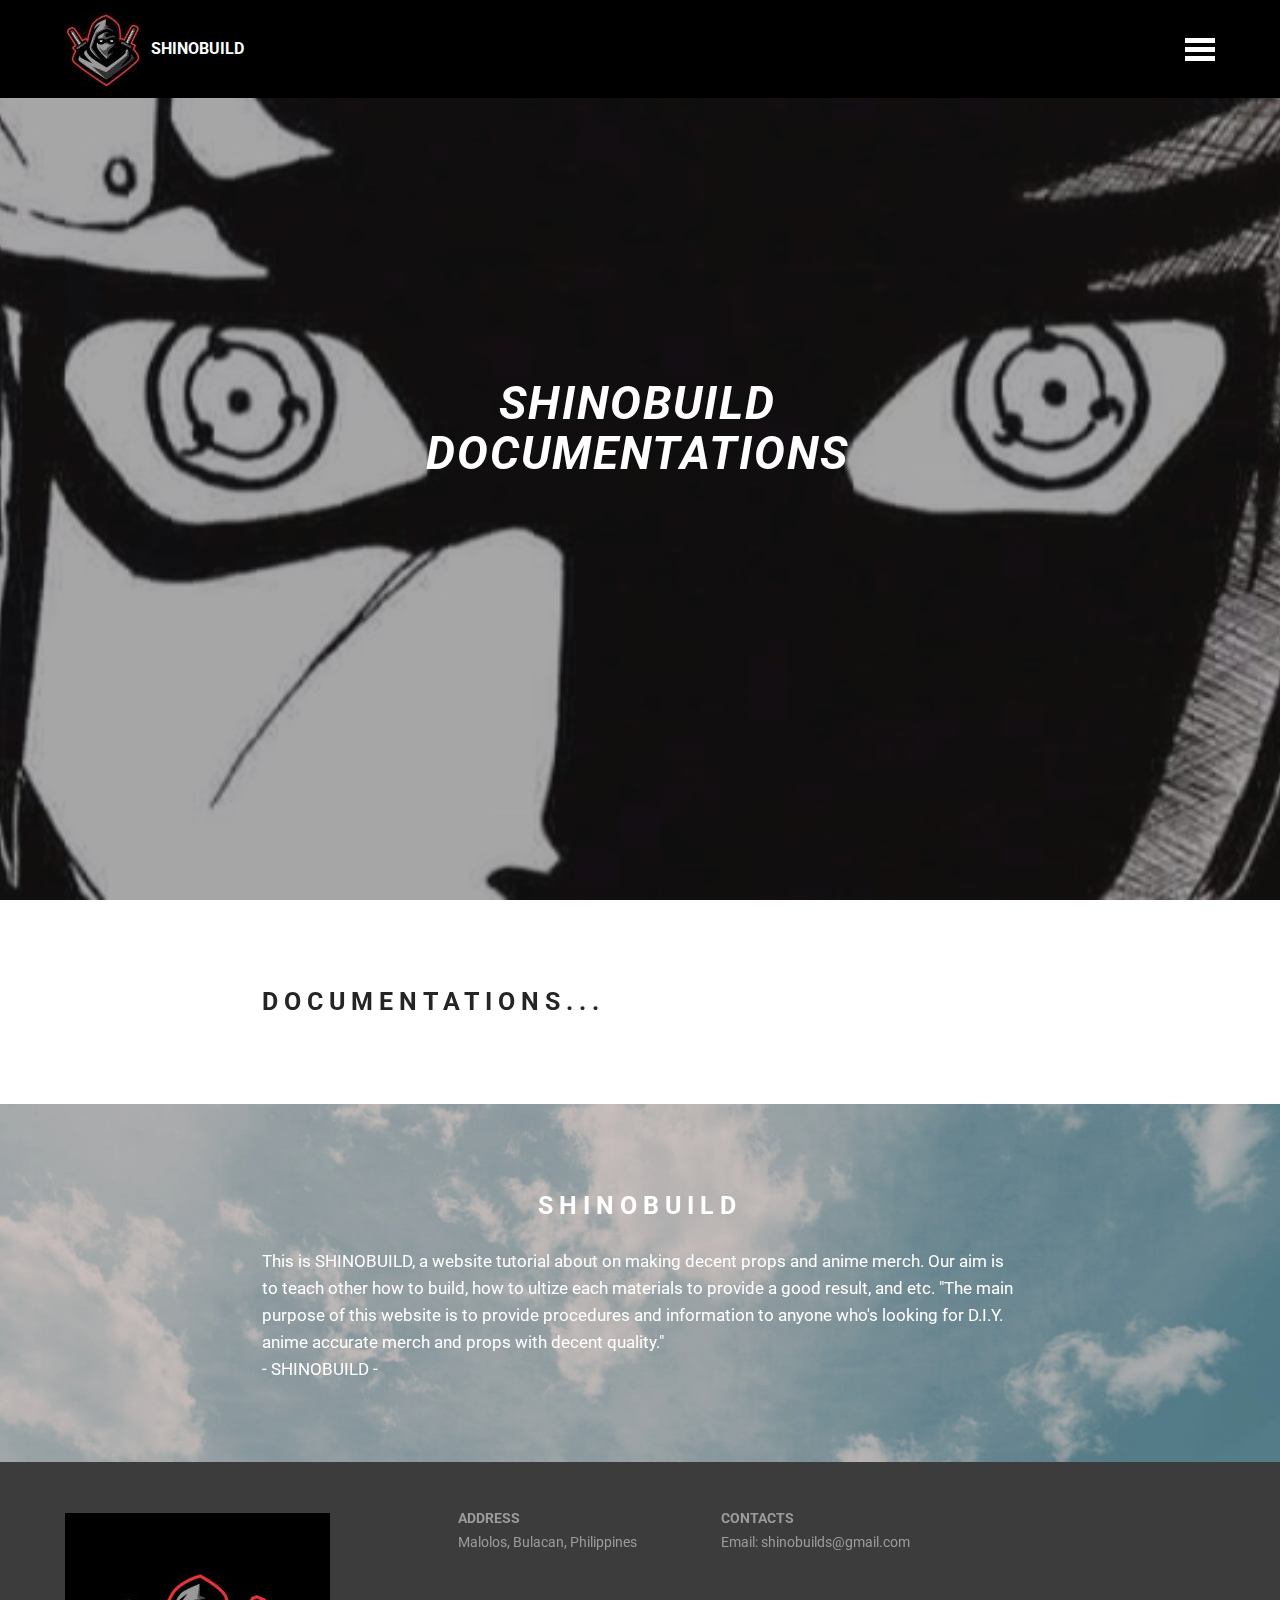
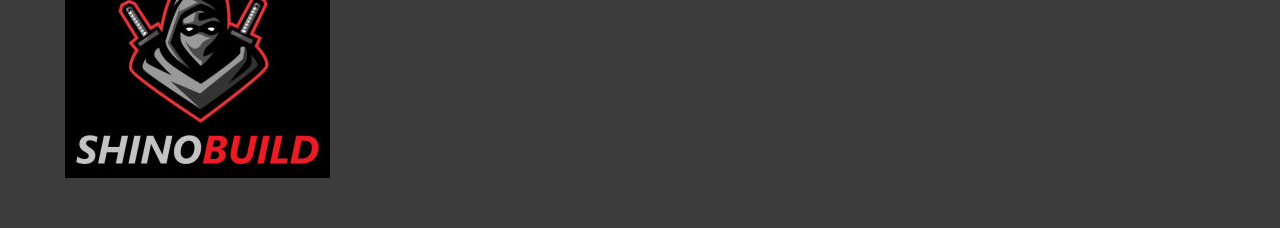
<file: page8.html>
<!DOCTYPE html>
<html  >
<head>
  <!-- Site made with Mobirise Website Builder v4.11.6, https://mobirise.com -->
  <meta charset="UTF-8">
  <meta http-equiv="X-UA-Compatible" content="IE=edge">
  <meta name="generator" content="Mobirise v4.11.6, mobirise.com">
  <meta name="viewport" content="width=device-width, initial-scale=1, minimum-scale=1">
  <link rel="shortcut icon" href="assets/images/ninja-logo-mascot-5-128x128.jpeg" type="image/x-icon">
  <meta name="description" content="">
  
  <title>DOCUMENTATIONS</title>
  <link rel="stylesheet" href="https://fonts.googleapis.com/css?family=Roboto:700,400&subset=cyrillic,latin,greek,vietnamese">
  <link rel="stylesheet" href="assets/bootstrap/css/bootstrap.min.css">
  <link rel="stylesheet" href="assets/animatecss/animate.min.css">
  <link rel="stylesheet" href="assets/mobirise/css/style.css">
  <link rel="preload" as="style" href="assets/mobirise/css/mbr-additional.css"><link rel="stylesheet" href="assets/mobirise/css/mbr-additional.css" type="text/css">
  
  
  
</head>
<body>
  <section class="mbr-navbar mbr-navbar--freeze mbr-navbar--absolute mbr-navbar--sticky mbr-navbar--collapsed" id="ext_menu-2l" data-rv-view="462">
    <div class="mbr-navbar__section mbr-section">
        <div class="mbr-section__container container">
            <div class="mbr-navbar__container">
                <div class="mbr-navbar__column mbr-navbar__column--s mbr-navbar__brand">
                    <span class="mbr-navbar__brand-link mbr-brand mbr-brand--inline">
                        <span class="mbr-brand__logo"><a href="https://mobirise.com"><img src="assets/images/ninja-logo-mascot-5-128x128.jpeg" class="mbr-navbar__brand-img mbr-brand__img" alt="Mobirise"></a></span>
                        <span class="mbr-brand__name"><a class="mbr-brand__name text-white" href="index.html">SHINOBUILD</a></span>
                    </span>
                </div>
                <div class="mbr-navbar__hamburger mbr-hamburger"><span class="mbr-hamburger__line"></span></div>
                <div class="mbr-navbar__column mbr-navbar__menu">
                    <nav class="mbr-navbar__menu-box mbr-navbar__menu-box--inline-right">
                        <div class="mbr-navbar__column">
                            <ul class="mbr-navbar__items mbr-navbar__items--right float-left mbr-buttons mbr-buttons--freeze mbr-buttons--right btn-decorator mbr-buttons--activated mbr-buttons--only-links"><li class="mbr-navbar__item"><a class="mbr-buttons__link btn text-white" href="index.html">HOME</a></li> <li class="mbr-navbar__item"><a class="mbr-buttons__link btn text-white" href="page6.html">PICTURES</a></li> <li class="mbr-navbar__item"><a class="mbr-buttons__link btn text-white" href="page7.html">VIDEOS</a></li><li class="mbr-navbar__item"><a class="mbr-buttons__link btn text-white" href="page8.html">DOCUMENTATIONS</a></li><li class="mbr-navbar__item"><a class="mbr-buttons__link btn text-white" href="page9.html">ABOUT US</a></li></ul>                            
                            
                        </div>
                    </nav>
                </div>
            </div>
        </div>
    </div>
</section>

<section class="engine"><a href="https://mobirise.info/u">bootstrap responsive templates</a></section><section class="mbr-box mbr-section mbr-section--relative mbr-section--fixed-size mbr-section--full-height mbr-section--bg-adapted mbr-parallax-background mbr-after-navbar" id="header4-2m" data-rv-view="464" style="background-image: url(assets/images/fb-img-15666213071291-720x341.jpeg);">
    <div class="mbr-box__magnet mbr-box__magnet--sm-padding mbr-box__magnet--center-center">
        <div class="mbr-overlay" style="opacity: 0.4; background-color: rgb(34, 34, 34);"></div>
        <div class="mbr-box__container mbr-section__container container">
            <div class="mbr-box mbr-box--stretched"><div class="mbr-box__magnet mbr-box__magnet--center-center">
                <div class="row"><div class=" col-sm-8 col-sm-offset-2">
                    <div class="mbr-hero animated fadeInUp">
                        <h1 class="mbr-hero__text"><em>SHINOBUILD<br>DOCUMENTATIONS</em></h1>
                        
                    </div>
                    
                </div></div>
            </div></div>
        </div>
        
    </div>
</section>

<section class="mbr-section" id="header3-2p" data-rv-view="467">
    <div class="mbr-section__container container mbr-section__container--isolated">
        <div class="mbr-header mbr-header--wysiwyg row">
            <div class="col-sm-8 col-sm-offset-2">
                <h3 class="mbr-header__text">DOCUMENTATIONS...</h3>
                
            </div>
        </div>
    </div>
</section>

<section class="mbr-section mbr-section--relative mbr-section--fixed-size mbr-background" id="content5-84" data-rv-view="469" style="background-image: url(assets/images/bg3.jpg);">
    <div class="mbr-overlay" style="opacity: 0.2; background-color: rgb(40, 50, 78);"></div>
    <div class="mbr-section__container container mbr-section__container--first" style="padding-top: 93px;">
        <div class="mbr-header mbr-header--wysiwyg row">
            <div class="col-sm-8 col-sm-offset-2">
                <h3 class="mbr-header__text">SHINOBUILD</h3>
                
            </div>
        </div>
    </div>
    <div class="mbr-section__container container mbr-section__container--last" style="padding-bottom: 93px;">
        <div class="row">
            <div class="mbr-article mbr-article--wysiwyg col-sm-8 col-sm-offset-2">This is SHINOBUILD, a website tutorial about on making decent props and anime merch. Our aim is to teach other how to build, how to ultize each materials to provide a good result, and etc. "The main purpose of this website is to provide procedures and information to anyone who's looking for D.I.Y. anime accurate merch and props with decent quality."
<div>
</div><div>- SHINOBUILD -</div></div>
        </div>
    </div>
    
</section>

<section class="mbr-section mbr-section--relative mbr-section--fixed-size" id="contacts1-2t" data-rv-view="472" style="background-color: rgb(60, 60, 60);">
    
    <div class="mbr-section__container container">
        <div class="mbr-contacts mbr-contacts--wysiwyg row" style="padding-top: 45px; padding-bottom: 45px;">
            <div class="col-sm-4">
                <div><img src="assets/images/ninja-logo-mascot-5-265x265.jpg" class="mbr-contacts__img mbr-contacts__img--left"></div>
            </div>
            <div class="col-sm-8">
                <div class="row">
                    <div class="col-sm-4">
                        <p class="mbr-contacts__text"><strong>ADDRESS</strong><br>Malolos, Bulacan, Philippines</p>
                    </div>
                    <div class="col-sm-4">
                        <p class="mbr-contacts__text"><strong>CONTACTS</strong><br>
Email: shinobuilds@gmail.com<br><br><br></p>
                    </div>
                    <div class="col-sm-4"></div>
                </div>
            </div>
        </div>
    </div>
</section>


  <script src="assets/web/assets/jquery/jquery.min.js"></script>
  <script src="assets/bootstrap/js/bootstrap.min.js"></script>
  <script src="assets/smooth-scroll/smooth-scroll.js"></script>
  <script src="assets/jarallax/jarallax.js"></script>
  <script src="assets/mobirise/js/script.js"></script>
  
  
</body>
</html>
</file>
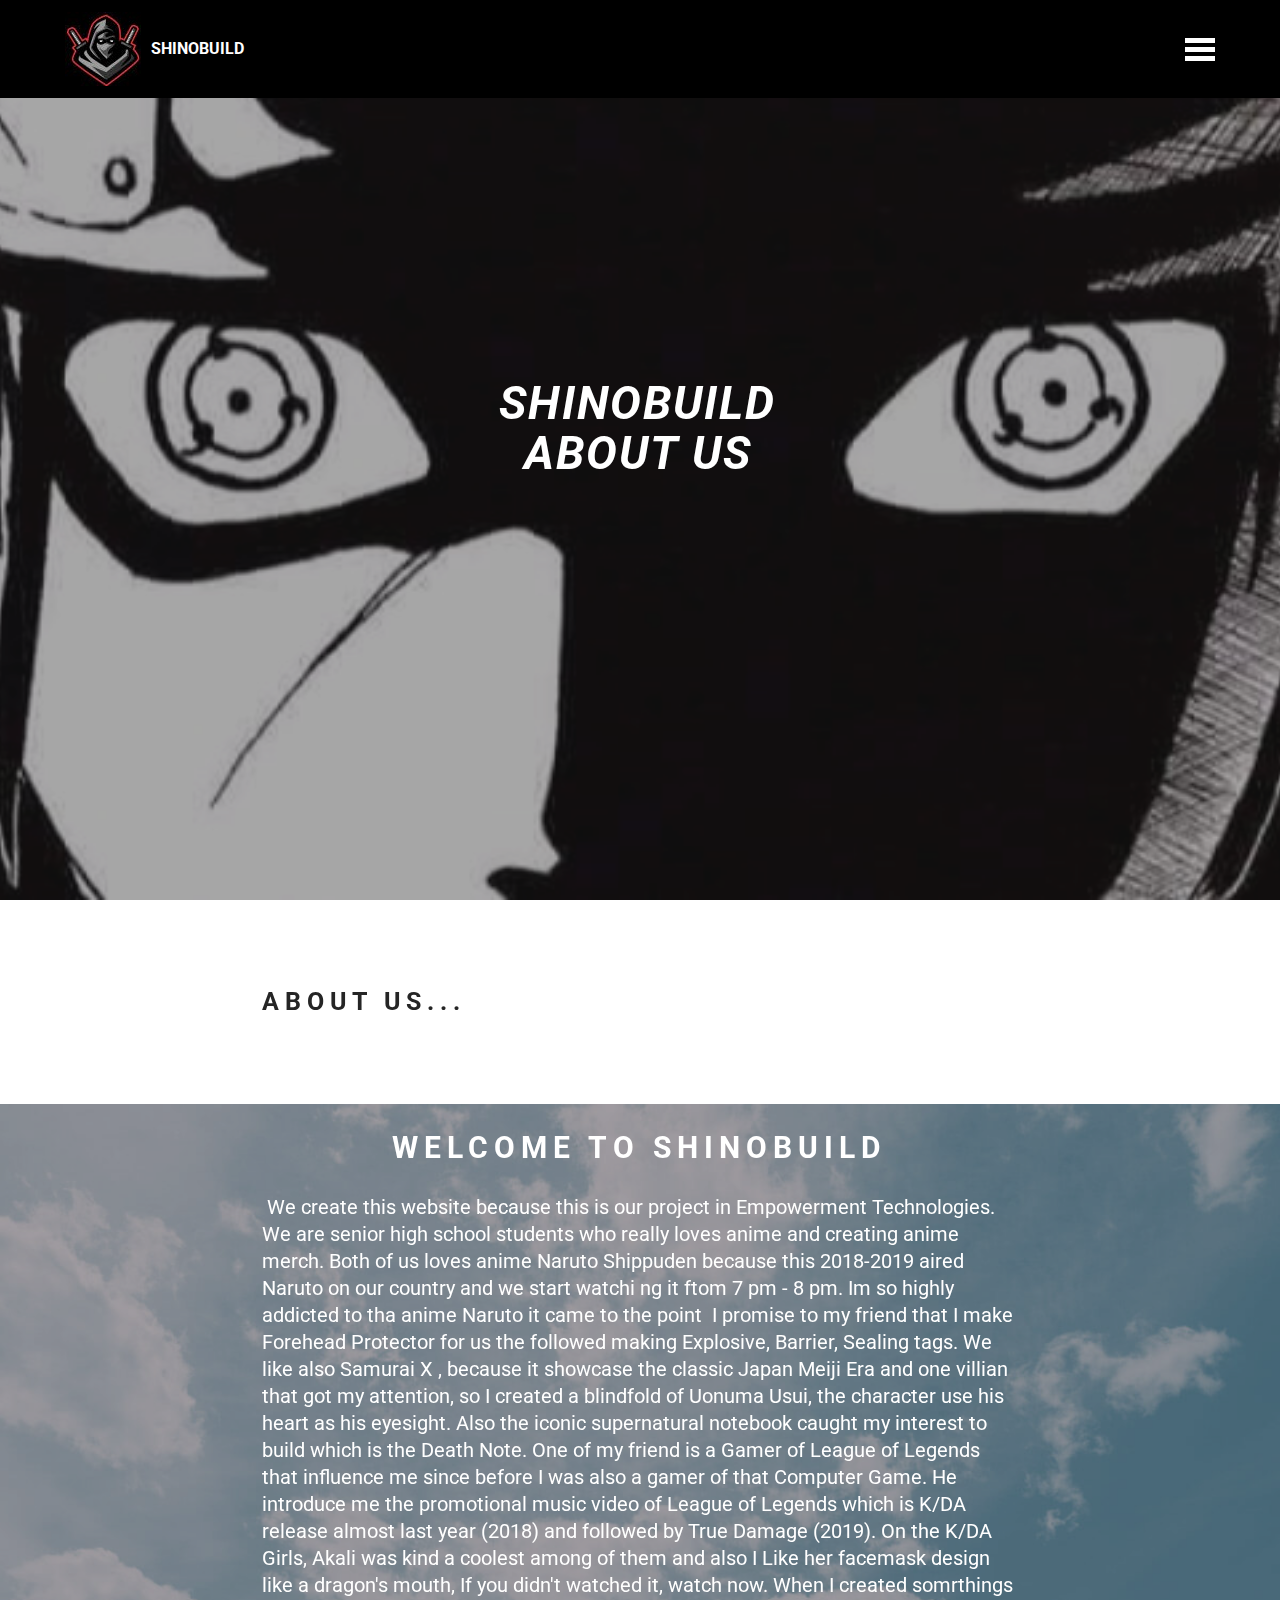
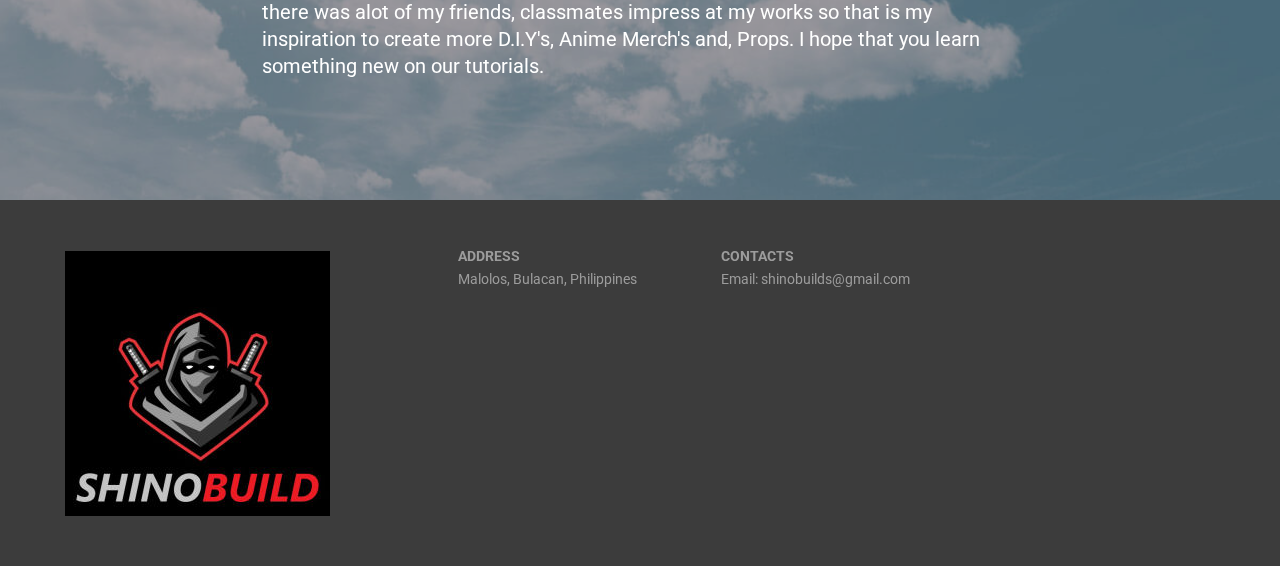
<file: page9.html>
<!DOCTYPE html>
<html  >
<head>
  <!-- Site made with Mobirise Website Builder v4.11.6, https://mobirise.com -->
  <meta charset="UTF-8">
  <meta http-equiv="X-UA-Compatible" content="IE=edge">
  <meta name="generator" content="Mobirise v4.11.6, mobirise.com">
  <meta name="viewport" content="width=device-width, initial-scale=1, minimum-scale=1">
  <link rel="shortcut icon" href="assets/images/ninja-logo-mascot-5-128x128.jpeg" type="image/x-icon">
  <meta name="description" content="">
  
  <title>ABOUT US</title>
  <link rel="stylesheet" href="https://fonts.googleapis.com/css?family=Roboto:700,400&subset=cyrillic,latin,greek,vietnamese">
  <link rel="stylesheet" href="assets/bootstrap/css/bootstrap.min.css">
  <link rel="stylesheet" href="assets/animatecss/animate.min.css">
  <link rel="stylesheet" href="assets/mobirise/css/style.css">
  <link rel="preload" as="style" href="assets/mobirise/css/mbr-additional.css"><link rel="stylesheet" href="assets/mobirise/css/mbr-additional.css" type="text/css">
  
  
  
</head>
<body>
  <section class="mbr-navbar mbr-navbar--freeze mbr-navbar--absolute mbr-navbar--sticky mbr-navbar--collapsed" id="ext_menu-2u" data-rv-view="474">
    <div class="mbr-navbar__section mbr-section">
        <div class="mbr-section__container container">
            <div class="mbr-navbar__container">
                <div class="mbr-navbar__column mbr-navbar__column--s mbr-navbar__brand">
                    <span class="mbr-navbar__brand-link mbr-brand mbr-brand--inline">
                        <span class="mbr-brand__logo"><a href="https://mobirise.com"><img src="assets/images/ninja-logo-mascot-5-128x128.jpeg" class="mbr-navbar__brand-img mbr-brand__img" alt="Mobirise"></a></span>
                        <span class="mbr-brand__name"><a class="mbr-brand__name text-white" href="index.html">SHINOBUILD</a></span>
                    </span>
                </div>
                <div class="mbr-navbar__hamburger mbr-hamburger"><span class="mbr-hamburger__line"></span></div>
                <div class="mbr-navbar__column mbr-navbar__menu">
                    <nav class="mbr-navbar__menu-box mbr-navbar__menu-box--inline-right">
                        <div class="mbr-navbar__column">
                            <ul class="mbr-navbar__items mbr-navbar__items--right float-left mbr-buttons mbr-buttons--freeze mbr-buttons--right btn-decorator mbr-buttons--activated mbr-buttons--only-links"><li class="mbr-navbar__item"><a class="mbr-buttons__link btn text-white" href="index.html">HOME</a></li> <li class="mbr-navbar__item"><a class="mbr-buttons__link btn text-white" href="page6.html">PICTURES</a></li> <li class="mbr-navbar__item"><a class="mbr-buttons__link btn text-white" href="page7.html">VIDEOS</a></li><li class="mbr-navbar__item"><a class="mbr-buttons__link btn text-white" href="page8.html">DOCUMENTATIONS</a></li><li class="mbr-navbar__item"><a class="mbr-buttons__link btn text-white" href="page9.html">ABOUT US</a></li></ul>                            
                            
                        </div>
                    </nav>
                </div>
            </div>
        </div>
    </div>
</section>

<section class="engine"><a href="https://mobirise.info/d">free site maker</a></section><section class="mbr-box mbr-section mbr-section--relative mbr-section--fixed-size mbr-section--full-height mbr-section--bg-adapted mbr-parallax-background mbr-after-navbar" id="header4-2v" data-rv-view="476" style="background-image: url(assets/images/fb-img-15666213071291-720x341.jpeg);">
    <div class="mbr-box__magnet mbr-box__magnet--sm-padding mbr-box__magnet--center-center">
        <div class="mbr-overlay" style="opacity: 0.4; background-color: rgb(34, 34, 34);"></div>
        <div class="mbr-box__container mbr-section__container container">
            <div class="mbr-box mbr-box--stretched"><div class="mbr-box__magnet mbr-box__magnet--center-center">
                <div class="row"><div class=" col-sm-8 col-sm-offset-2">
                    <div class="mbr-hero animated fadeInUp">
                        <h1 class="mbr-hero__text"><em>SHINOBUILD<br>ABOUT US</em></h1>
                        
                    </div>
                    
                </div></div>
            </div></div>
        </div>
        
    </div>
</section>

<section class="mbr-section" id="header3-2w" data-rv-view="479">
    <div class="mbr-section__container container mbr-section__container--isolated">
        <div class="mbr-header mbr-header--wysiwyg row">
            <div class="col-sm-8 col-sm-offset-2">
                <h3 class="mbr-header__text">ABOUT US...</h3>
                
            </div>
        </div>
    </div>
</section>

<section class="mbr-section mbr-section--relative mbr-section--fixed-size mbr-background" id="content5-81" data-rv-view="481" style="background-image: url(assets/images/bg3.jpg);">
    <div class="mbr-overlay" style="opacity: 0.4; background-color: rgb(40, 50, 78);"></div>
    <div class="mbr-section__container container mbr-section__container--first" style="padding-top: 31px;">
        <div class="mbr-header mbr-header--wysiwyg row">
            <div class="col-sm-8 col-sm-offset-2">
                <h3 class="mbr-header__text">WELCOME TO SHINOBUILD</h3>
                
            </div>
        </div>
    </div>
    <div class="mbr-section__container container mbr-section__container--last" style="padding-bottom: 124px;">
        <div class="row">
            <div class="mbr-article mbr-article--wysiwyg col-sm-8 col-sm-offset-2"><p>&nbsp;We create this website because this is our project in Empowerment Technologies. We are senior high school students who really loves anime and creating anime merch. Both of us loves anime Naruto Shippuden because this 2018-2019 aired Naruto on our country and we start watchi ng it ftom 7 pm - 8 pm. Im so highly addicted to tha anime Naruto it came to the point &nbsp;I promise to my friend that I make Forehead Protector for us the followed making Explosive, Barrier, Sealing tags. We like also Samurai X , because it showcase the classic Japan Meiji Era and one villian that got my attention, so I created a blindfold of Uonuma Usui, the character use his heart as his eyesight. Also the iconic supernatural notebook caught my interest to build which is the Death Note. One of my friend is a Gamer of League of Legends that influence me since before I was also a gamer of that Computer Game. He introduce me the promotional music video of League of Legends which is K/DA release almost last year (2018) and followed by True Damage (2019). On the K/DA Girls, Akali was kind a coolest among of them and also I Like her facemask design like a dragon's mouth, If you didn't watched it, watch now. When I created somrthings there was alot of my friends, classmates impress at my works so that is my inspiration to create more D.I.Y's, Anime Merch's and, Props. I hope that you learn something new on our tutorials.</p></div>
        </div>
    </div>
    
</section>

<section class="mbr-section mbr-section--relative mbr-section--fixed-size" id="contacts1-32" data-rv-view="484" style="background-color: rgb(60, 60, 60);">
    
    <div class="mbr-section__container container">
        <div class="mbr-contacts mbr-contacts--wysiwyg row" style="padding-top: 45px; padding-bottom: 45px;">
            <div class="col-sm-4">
                <div><img src="assets/images/ninja-logo-mascot-5-265x265.jpg" class="mbr-contacts__img mbr-contacts__img--left"></div>
            </div>
            <div class="col-sm-8">
                <div class="row">
                    <div class="col-sm-4">
                        <p class="mbr-contacts__text"><strong>ADDRESS</strong><br>Malolos, Bulacan, Philippines</p>
                    </div>
                    <div class="col-sm-4">
                        <p class="mbr-contacts__text"><strong>CONTACTS</strong><br>
Email: shinobuilds@gmail.com<br><br><br></p>
                    </div>
                    <div class="col-sm-4"></div>
                </div>
            </div>
        </div>
    </div>
</section>


  <script src="assets/web/assets/jquery/jquery.min.js"></script>
  <script src="assets/bootstrap/js/bootstrap.min.js"></script>
  <script src="assets/smooth-scroll/smooth-scroll.js"></script>
  <script src="assets/jarallax/jarallax.js"></script>
  <script src="assets/mobirise/js/script.js"></script>
  
  
</body>
</html>
</file>
<file: assets/mobirise-slider/style.css>
/*-------

   Slider

-------*/
.mbr-slider .carousel-inner > .active,
.mbr-slider .carousel-inner > .next,
.mbr-slider .carousel-inner > .prev {
	display: table;
}
.mbr-slider .carousel-control {
    background-image: none;
    width: 54px;
    height: 54px;
    top: 50%;
    margin-top: -27px;
    line-height: 54px;
    border: 2px solid #fff;
    opacity: 1;
    text-shadow: none;
    z-index: 5;
    -webkit-transition: all 0.2s ease-in-out 0s;
    -o-transition: all 0.2s ease-in-out 0s;
    transition: all 0.2s ease-in-out 0s;
}
.mbr-slider .carousel-control.left {
	margin-left: 20px;
}
.mbr-slider .carousel-control.right {
	margin-right: 20px;
}
.mbr-slider .carousel-control:hover {
	background: #fff;
	color: #000;
}
.mbr-slider .carousel-indicators {
    bottom: 20px;
}
.mbr-slider .carousel-indicators li,
.mbr-slider .carousel-indicators .active {
    width: 15px;
    height: 15px;
    margin: 3px;
    border: 2px solid #ffffff;
}

@media (max-width: 767px) {
    .mbr-slider .carousel-control {
        top: auto;
        bottom: 20px;
    }
}
.mbr-slider .mbr-overlay {
    z-index: 0;
    opacity:0.5;
}
/* boxed model */
.mbr-slider > .boxed-slider {
    position: relative;
    padding: 93px 0;
}
.mbr-slider > .boxed-slider > div{
    position: relative;

}
.mbr-slider > .container .carousel-indicators {
    margin-bottom: 3px;
}
@media (max-width: 767px) {
    .mbr-slider > .container .carousel-control {
        margin-bottom: 0px;
    }
}
.mbr-slider > .container img {
    width: 100%;
}
.mbr-slider > .container img + .row {
    position: absolute;
    top: 50%;
    left: 0;
    right: 0;
    margin-left: 0;
    margin-right: 0;
    -webkit-transform: translateY(-50%);
    -moz-transform: translateY(-50%);
    transform: translateY(-50%);
}
.mbr-slider .mbr-section {
    padding-left: 0;
    padding-right: 0;
}

/* article layout */
.mbr-slider .article-slider > div {
    padding-left: 0;
    padding-right: 0;
}
.mbr-slider > .container.article-slider .carousel-indicators {
    margin-bottom: 0;
}
</file>
<file: assets/mobirise/css/mbr-additional.css>
@import url(https://fonts.googleapis.com/css?family=Roboto:400,300,700);

#ext_menu-0 .mbr-brand__name {
  font-size: 16px;
}
#ext_menu-0.mbr-navbar--stuck .mbr-navbar__section {
  background: #000000;
}
#ext_menu-0 .mbr-navbar__section {
  background: #000000;
}
#ext_menu-0 .mbr-navbar__hamburger {
  color: #ffffff;
}
#header1-80 H1 {
  text-align: left;
  font-size: 84px;
  color: #ffffff;
}
#header1-80 P {
  color: #efefef;
  text-align: right;
}
#header1-80 I {
  font-family: 'Roboto', sans-serif;
  font-size: 100px;
}
#slider-2 H1 {
  color: #ffffff;
  text-align: left;
}
#slider-2 I {
  font-size: 80px;
}
#slider-2 P {
  text-align: right;
}
#slider-5 H1 {
  text-align: left;
  font-size: 80px;
  color: #efefef;
}
#slider-5 P {
  text-align: left;
  color: #ffffff;
}
#slider-4s P {
  color: #ffffff;
}
#slider-4s H1 {
  color: #efefef;
  text-align: center;
}
#slider-4s I {
  font-size: 100px;
}
#ext_menu-19 .mbr-brand__name {
  font-size: 16px;
}
#ext_menu-19.mbr-navbar--stuck .mbr-navbar__section {
  background: #000000;
}
#ext_menu-19 .mbr-navbar__section {
  background: #000000;
}
#ext_menu-19 .mbr-navbar__hamburger {
  color: #ffffff;
}
#header1-7u H1 {
  color: #cccccc;
  text-align: right;
}
#header1-7u I {
  font-size: 100px;
}
#msg-box4-6j .mbr-header__text {
  color: #ffffff;
}
#msg-box4-6j .mbr-header__subtext {
  color: #ffffff;
}
#msg-box4-6j .mbr-article {
  color: #ffffff;
}
#msg-box4-3p .mbr-header__text {
  color: #ffffff;
}
#msg-box4-3p .mbr-header__subtext {
  color: #ffffff;
}
#msg-box4-3p .mbr-article {
  color: #ffffff;
}
#msg-box4-3r .mbr-header__text {
  color: #ffffff;
}
#msg-box4-3r .mbr-header__subtext {
  color: #ffffff;
}
#msg-box4-3r .mbr-article {
  color: #ffffff;
}
#msg-box4-3s .mbr-header__text {
  color: #ffffff;
}
#msg-box4-3s .mbr-header__subtext {
  color: #ffffff;
}
#msg-box4-3s .mbr-article {
  color: #ffffff;
}
#msg-box4-3t .mbr-header__text {
  color: #ffffff;
}
#msg-box4-3t .mbr-header__subtext {
  color: #ffffff;
}
#msg-box4-3t .mbr-article {
  color: #ffffff;
}
#msg-box1-5n .mbr-header .mbr-header__text {
  color: #fff;
}
#msg-box1-5n .mbr-article {
  color: #fff;
}
#msg-box1-5m .mbr-header .mbr-header__text {
  color: #fff;
}
#msg-box1-5m .mbr-article {
  color: #fff;
}
#msg-box4-3u .mbr-header__text {
  color: #ffffff;
}
#msg-box4-3u .mbr-header__subtext {
  color: #ffffff;
}
#msg-box4-3u .mbr-article {
  color: #ffffff;
}
#msg-box4-3w .mbr-header__text {
  color: #ffffff;
}
#msg-box4-3w .mbr-header__subtext {
  color: #ffffff;
}
#msg-box4-3w .mbr-article {
  color: #ffffff;
}
#msg-box4-3y .mbr-header__text {
  color: #ffffff;
}
#msg-box4-3y .mbr-header__subtext {
  color: #ffffff;
}
#msg-box4-3y .mbr-article {
  color: #ffffff;
}
#msg-box4-3x .mbr-header__text {
  color: #ffffff;
}
#msg-box4-3x .mbr-header__subtext {
  color: #ffffff;
}
#msg-box4-3x .mbr-article {
  color: #ffffff;
}
#msg-box4-3v .mbr-header__text {
  color: #ffffff;
}
#msg-box4-3v .mbr-header__subtext {
  color: #ffffff;
}
#msg-box4-3v .mbr-article {
  color: #ffffff;
}
#msg-box4-3q .mbr-header__text {
  color: #ffffff;
}
#msg-box4-3q .mbr-header__subtext {
  color: #ffffff;
}
#msg-box4-3q .mbr-article {
  color: #ffffff;
}
#msg-box4-6a .mbr-header__text {
  color: #ffffff;
}
#msg-box4-6a .mbr-header__subtext {
  color: #ffffff;
}
#msg-box4-6a .mbr-article {
  color: #ffffff;
}
#msg-box4-6b .mbr-header__text {
  color: #ffffff;
}
#msg-box4-6b .mbr-header__subtext {
  color: #ffffff;
}
#msg-box4-6b .mbr-article {
  color: #ffffff;
}
#msg-box4-6c .mbr-header__text {
  color: #ffffff;
}
#msg-box4-6c .mbr-header__subtext {
  color: #ffffff;
}
#msg-box4-6c .mbr-article {
  color: #ffffff;
}
#msg-box4-6d .mbr-header__text {
  color: #ffffff;
}
#msg-box4-6d .mbr-header__subtext {
  color: #ffffff;
}
#msg-box4-6d .mbr-article {
  color: #ffffff;
}
#msg-box4-6e .mbr-header__text {
  color: #ffffff;
}
#msg-box4-6e .mbr-header__subtext {
  color: #ffffff;
}
#msg-box4-6e .mbr-article {
  color: #ffffff;
}
#msg-box4-6g .mbr-header__text {
  color: #ffffff;
}
#msg-box4-6g .mbr-header__subtext {
  color: #ffffff;
}
#msg-box4-6g .mbr-article {
  color: #ffffff;
}
#msg-box4-6f .mbr-header__text {
  color: #ffffff;
}
#msg-box4-6f .mbr-header__subtext {
  color: #ffffff;
}
#msg-box4-6f .mbr-article {
  color: #ffffff;
}
#msg-box4-6i .mbr-header__text {
  color: #ffffff;
}
#msg-box4-6i .mbr-header__subtext {
  color: #ffffff;
}
#msg-box4-6i .mbr-article {
  color: #ffffff;
}
#msg-box1-5l .mbr-header .mbr-header__text {
  color: #fff;
}
#msg-box1-5l .mbr-article {
  color: #fff;
}
#ext_menu-9 .mbr-brand__name {
  font-size: 16px;
}
#ext_menu-9.mbr-navbar--stuck .mbr-navbar__section {
  background: #000000;
}
#ext_menu-9 .mbr-navbar__section {
  background: #000000;
}
#ext_menu-9 .mbr-navbar__hamburger {
  color: #ffffff;
}
#header4-a H1 {
  text-align: left;
}
#header4-a I {
  font-size: 100px;
}
#msg-box4-33 .mbr-header__text {
  color: #ffffff;
}
#msg-box4-33 .mbr-header__subtext {
  color: #ffffff;
}
#msg-box4-33 .mbr-article {
  color: #ffffff;
}
#msg-box4-34 .mbr-header__text {
  color: #ffffff;
}
#msg-box4-34 .mbr-header__subtext {
  color: #ffffff;
}
#msg-box4-34 .mbr-article {
  color: #ffffff;
}
#msg-box4-35 .mbr-header__text {
  color: #ffffff;
}
#msg-box4-35 .mbr-header__subtext {
  color: #ffffff;
}
#msg-box4-35 .mbr-article {
  color: #ffffff;
}
#ext_menu-i .mbr-brand__name {
  font-size: 16px;
}
#ext_menu-i.mbr-navbar--stuck .mbr-navbar__section {
  background: #000000;
}
#ext_menu-i .mbr-navbar__section {
  background: #000000;
}
#ext_menu-i .mbr-navbar__hamburger {
  color: #ffffff;
}
#header1-7r H1 {
  color: #ffffff;
  text-align: right;
}
#header1-7r I {
  font-size: 100px;
}
#msg-box4-5q .mbr-header__text {
  color: #ffffff;
}
#msg-box4-5q .mbr-header__subtext {
  color: #ffffff;
}
#msg-box4-5q .mbr-article {
  color: #ffffff;
}
#msg-box4-36 .mbr-header__text {
  color: #ffffff;
}
#msg-box4-36 .mbr-header__subtext {
  color: #ffffff;
}
#msg-box4-36 .mbr-article {
  color: #ffffff;
}
#msg-box4-44 .mbr-header__text {
  color: #ffffff;
}
#msg-box4-44 .mbr-header__subtext {
  color: #ffffff;
}
#msg-box4-44 .mbr-article {
  color: #ffffff;
}
#msg-box4-45 .mbr-header__text {
  color: #ffffff;
}
#msg-box4-45 .mbr-header__subtext {
  color: #ffffff;
}
#msg-box4-45 .mbr-article {
  color: #ffffff;
}
#msg-box4-46 .mbr-header__text {
  color: #ffffff;
}
#msg-box4-46 .mbr-header__subtext {
  color: #ffffff;
}
#msg-box4-46 .mbr-article {
  color: #ffffff;
}
#msg-box4-4c .mbr-header__text {
  color: #ffffff;
}
#msg-box4-4c .mbr-header__subtext {
  color: #ffffff;
}
#msg-box4-4c .mbr-article {
  color: #ffffff;
}
#msg-box4-4b .mbr-header__text {
  color: #ffffff;
}
#msg-box4-4b .mbr-header__subtext {
  color: #ffffff;
}
#msg-box4-4b .mbr-article {
  color: #ffffff;
}
#msg-box4-48 .mbr-header__text {
  color: #ffffff;
}
#msg-box4-48 .mbr-header__subtext {
  color: #ffffff;
}
#msg-box4-48 .mbr-article {
  color: #ffffff;
}
#msg-box4-49 .mbr-header__text {
  color: #ffffff;
}
#msg-box4-49 .mbr-header__subtext {
  color: #ffffff;
}
#msg-box4-49 .mbr-article {
  color: #ffffff;
}
#msg-box4-4d .mbr-header__text {
  color: #ffffff;
}
#msg-box4-4d .mbr-header__subtext {
  color: #ffffff;
}
#msg-box4-4d .mbr-article {
  color: #ffffff;
}
#msg-box4-4f .mbr-header__text {
  color: #ffffff;
}
#msg-box4-4f .mbr-header__subtext {
  color: #ffffff;
}
#msg-box4-4f .mbr-article {
  color: #ffffff;
}
#msg-box4-4g .mbr-header__text {
  color: #ffffff;
}
#msg-box4-4g .mbr-header__subtext {
  color: #ffffff;
}
#msg-box4-4g .mbr-article {
  color: #ffffff;
}
#msg-box4-5d .mbr-header__text {
  color: #ffffff;
}
#msg-box4-5d .mbr-header__subtext {
  color: #ffffff;
}
#msg-box4-5d .mbr-article {
  color: #ffffff;
}
#msg-box4-5e .mbr-header__text {
  color: #ffffff;
}
#msg-box4-5e .mbr-header__subtext {
  color: #ffffff;
}
#msg-box4-5e .mbr-article {
  color: #ffffff;
}
#msg-box4-4h .mbr-header__text {
  color: #ffffff;
}
#msg-box4-4h .mbr-header__subtext {
  color: #ffffff;
}
#msg-box4-4h .mbr-article {
  color: #ffffff;
}
#msg-box4-5f .mbr-header__text {
  color: #ffffff;
}
#msg-box4-5f .mbr-header__subtext {
  color: #ffffff;
}
#msg-box4-5f .mbr-article {
  color: #ffffff;
}
#msg-box4-5g .mbr-header__text {
  color: #ffffff;
}
#msg-box4-5g .mbr-header__subtext {
  color: #ffffff;
}
#msg-box4-5g .mbr-article {
  color: #ffffff;
}
#ext_menu-r .mbr-brand__name {
  font-size: 16px;
}
#ext_menu-r.mbr-navbar--stuck .mbr-navbar__section {
  background: #000000;
}
#ext_menu-r .mbr-navbar__section {
  background: #000000;
}
#ext_menu-r .mbr-navbar__hamburger {
  color: #ffffff;
}
#header1-7t H1 {
  text-align: right;
}
#header1-7t I {
  font-size: 100px;
}
#msg-box4-4l .mbr-header__text {
  color: #ffffff;
}
#msg-box4-4l .mbr-header__subtext {
  color: #ffffff;
}
#msg-box4-4l .mbr-article {
  color: #ffffff;
}
#msg-box4-3i .mbr-header__text {
  color: #ffffff;
}
#msg-box4-3i .mbr-header__subtext {
  color: #ffffff;
}
#msg-box4-3i .mbr-article {
  color: #ffffff;
}
#msg-box4-3j .mbr-header__text {
  color: #ffffff;
}
#msg-box4-3j .mbr-header__subtext {
  color: #ffffff;
}
#msg-box4-3j .mbr-article {
  color: #ffffff;
}
#msg-box4-3l .mbr-header__text {
  color: #ffffff;
}
#msg-box4-3l .mbr-header__subtext {
  color: #ffffff;
}
#msg-box4-3l .mbr-article {
  color: #ffffff;
}
#msg-box4-3m .mbr-header__text {
  color: #ffffff;
}
#msg-box4-3m .mbr-header__subtext {
  color: #ffffff;
}
#msg-box4-3m .mbr-article {
  color: #ffffff;
}
#msg-box4-3o .mbr-header__text {
  color: #ffffff;
}
#msg-box4-3o .mbr-header__subtext {
  color: #ffffff;
}
#msg-box4-3o .mbr-article {
  color: #ffffff;
}
#msg-box4-3n .mbr-header__text {
  color: #ffffff;
}
#msg-box4-3n .mbr-header__subtext {
  color: #ffffff;
}
#msg-box4-3n .mbr-article {
  color: #ffffff;
}
#msg-box4-3k .mbr-header__text {
  color: #ffffff;
}
#msg-box4-3k .mbr-header__subtext {
  color: #ffffff;
}
#msg-box4-3k .mbr-article {
  color: #ffffff;
}
#msg-box4-3h .mbr-header__text {
  color: #ffffff;
}
#msg-box4-3h .mbr-header__subtext {
  color: #ffffff;
}
#msg-box4-3h .mbr-article {
  color: #ffffff;
}

#ext_menu-10 .mbr-brand__name {
  font-size: 16px;
}
#ext_menu-10.mbr-navbar--stuck .mbr-navbar__section {
  background: #000000;
}
#ext_menu-10 .mbr-navbar__section {
  background: #000000;
}
#ext_menu-10 .mbr-navbar__hamburger {
  color: #ffffff;
}
#header1-7v I {
  font-size: 100px;
  font-family: 'Roboto', sans-serif;
}
#header1-7v H1 {
  color: #efefef;
  text-align: center;
}
#msg-box4-1i .mbr-header__text {
  color: #ffffff;
}
#msg-box4-1i .mbr-header__subtext {
  color: #ffffff;
}
#msg-box4-1i .mbr-article {
  color: #ffffff;
}
#msg-box4-1j .mbr-header__text {
  color: #ffffff;
}
#msg-box4-1j .mbr-header__subtext {
  color: #ffffff;
}
#msg-box4-1j .mbr-article {
  color: #ffffff;
}
#msg-box4-1k .mbr-header__text {
  color: #ffffff;
}
#msg-box4-1k .mbr-header__subtext {
  color: #ffffff;
}
#msg-box4-1k .mbr-article {
  color: #ffffff;
}
#msg-box4-1m .mbr-header__text {
  color: #ffffff;
}
#msg-box4-1m .mbr-header__subtext {
  color: #ffffff;
}
#msg-box4-1m .mbr-article {
  color: #ffffff;
}
#msg-box4-1n .mbr-header__text {
  color: #ffffff;
}
#msg-box4-1n .mbr-header__subtext {
  color: #ffffff;
}
#msg-box4-1n .mbr-article {
  color: #ffffff;
}
#msg-box4-1o .mbr-header__text {
  color: #ffffff;
}
#msg-box4-1o .mbr-header__subtext {
  color: #ffffff;
}
#msg-box4-1o .mbr-article {
  color: #ffffff;
}
#msg-box4-1p .mbr-header__text {
  color: #ffffff;
}
#msg-box4-1p .mbr-header__subtext {
  color: #ffffff;
}
#msg-box4-1p .mbr-article {
  color: #ffffff;
}
#msg-box4-1q .mbr-header__text {
  color: #ffffff;
}
#msg-box4-1q .mbr-header__subtext {
  color: #ffffff;
}
#msg-box4-1q .mbr-article {
  color: #ffffff;
}
#msg-box4-4o .mbr-header__text {
  color: #ffffff;
}
#msg-box4-4o .mbr-header__subtext {
  color: #ffffff;
}
#msg-box4-4o .mbr-article {
  color: #ffffff;
}
#msg-box4-1r .mbr-header__text {
  color: #ffffff;
}
#msg-box4-1r .mbr-header__subtext {
  color: #ffffff;
}
#msg-box4-1r .mbr-article {
  color: #ffffff;
}
#msg-box4-1s .mbr-header__text {
  color: #ffffff;
}
#msg-box4-1s .mbr-header__subtext {
  color: #ffffff;
}
#msg-box4-1s .mbr-article {
  color: #ffffff;
}
#msg-box4-1t .mbr-header__text {
  color: #ffffff;
}
#msg-box4-1t .mbr-header__subtext {
  color: #ffffff;
}
#msg-box4-1t .mbr-article {
  color: #ffffff;
}
#msg-box4-1u .mbr-header__text {
  color: #ffffff;
}
#msg-box4-1u .mbr-header__subtext {
  color: #ffffff;
}
#msg-box4-1u .mbr-article {
  color: #ffffff;
}
#msg-box4-4p .mbr-header__text {
  color: #ffffff;
}
#msg-box4-4p .mbr-header__subtext {
  color: #ffffff;
}
#msg-box4-4p .mbr-article {
  color: #ffffff;
}
#msg-box4-1v .mbr-header__text {
  color: #ffffff;
}
#msg-box4-1v .mbr-header__subtext {
  color: #ffffff;
}
#msg-box4-1v .mbr-article {
  color: #ffffff;
}
#msg-box4-1w .mbr-header__text {
  color: #ffffff;
}
#msg-box4-1w .mbr-header__subtext {
  color: #ffffff;
}
#msg-box4-1w .mbr-article {
  color: #ffffff;
}
#msg-box4-1x .mbr-header__text {
  color: #ffffff;
}
#msg-box4-1x .mbr-header__subtext {
  color: #ffffff;
}
#msg-box4-1x .mbr-article {
  color: #ffffff;
}
#msg-box4-1y .mbr-header__text {
  color: #ffffff;
}
#msg-box4-1y .mbr-header__subtext {
  color: #ffffff;
}
#msg-box4-1y .mbr-article {
  color: #ffffff;
}
#msg-box4-4q .mbr-header__text {
  color: #ffffff;
}
#msg-box4-4q .mbr-header__subtext {
  color: #ffffff;
}
#msg-box4-4q .mbr-article {
  color: #ffffff;
}
#msg-box4-1z .mbr-header__text {
  color: #ffffff;
}
#msg-box4-1z .mbr-header__subtext {
  color: #ffffff;
}
#msg-box4-1z .mbr-article {
  color: #ffffff;
}
#msg-box4-20 .mbr-header__text {
  color: #ffffff;
}
#msg-box4-20 .mbr-header__subtext {
  color: #ffffff;
}
#msg-box4-20 .mbr-article {
  color: #ffffff;
}
#msg-box4-21 .mbr-header__text {
  color: #ffffff;
}
#msg-box4-21 .mbr-header__subtext {
  color: #ffffff;
}
#msg-box4-21 .mbr-article {
  color: #ffffff;
}
#msg-box4-22 .mbr-header__text {
  color: #ffffff;
}
#msg-box4-22 .mbr-header__subtext {
  color: #ffffff;
}
#msg-box4-22 .mbr-article {
  color: #ffffff;
}
#header3-43 P {
  color: #000000;
}
#ext_menu-23 .mbr-brand__name {
  font-size: 16px;
}
#ext_menu-23.mbr-navbar--stuck .mbr-navbar__section {
  background: #000000;
}
#ext_menu-23 .mbr-navbar__section {
  background: #000000;
}
#ext_menu-23 .mbr-navbar__hamburger {
  color: #ffffff;
}
#header4-83 H1 {
  font-size: 100px;
}
#slider-28 H1 {
  color: #ffffff;
  text-align: center;
}
#slider-28 I {
  font-size: 100px;
}
#slider-2a H1 {
  color: #ffffff;
  text-align: left;
  font-size: 60px;
}
#slider-2a I {
  font-size: 80px;
}
#slider-7z H1 {
  color: #ffffff;
  text-align: right;
}
#slider-7z I {
  font-size: 100px;
}
#ext_menu-2c .mbr-brand__name {
  font-size: 16px;
}
#ext_menu-2c.mbr-navbar--stuck .mbr-navbar__section {
  background: #000000;
}
#ext_menu-2c .mbr-navbar__section {
  background: #000000;
}
#ext_menu-2c .mbr-navbar__hamburger {
  color: #ffffff;
}
#header4-2d H1 {
  font-size: 100px;
}
#ext_menu-2l .mbr-brand__name {
  font-size: 16px;
}
#ext_menu-2l.mbr-navbar--stuck .mbr-navbar__section {
  background: #000000;
}
#ext_menu-2l .mbr-navbar__section {
  background: #000000;
}
#ext_menu-2l .mbr-navbar__hamburger {
  color: #ffffff;
}
#header4-2m I {
  font-size: 80px;
}
#content5-84 .mbr-header .mbr-header__text {
  text-align: center;
  color: #fff;
}
#content5-84 .mbr-header .mbr-header__subtext {
  text-align: center;
  color: #fff;
}
#content5-84 .mbr-article {
  color: #fff;
}
#ext_menu-2u .mbr-brand__name {
  font-size: 16px;
}
#ext_menu-2u.mbr-navbar--stuck .mbr-navbar__section {
  background: #000000;
}
#ext_menu-2u .mbr-navbar__section {
  background: #000000;
}
#ext_menu-2u .mbr-navbar__hamburger {
  color: #ffffff;
}
#header4-2v I {
  font-size: 100px;
}
#content5-81 .mbr-header .mbr-header__text {
  text-align: center;
  color: #fff;
  font-size: 30px;
}
#content5-81 .mbr-header .mbr-header__subtext {
  text-align: center;
  color: #fff;
}
#content5-81 .mbr-article {
  color: #fff;
}
#content5-81 .mbr-article P {
  font-size: 20px;
}
#ext_menu-5r .mbr-brand__name {
  font-size: 16px;
}
#ext_menu-5r.mbr-navbar--stuck .mbr-navbar__section {
  background: #000000;
}
#ext_menu-5r .mbr-navbar__section {
  background: #000000;
}
#ext_menu-5r .mbr-navbar__hamburger {
  color: #ffffff;
}
#header1-7q P {
  text-align: right;
}
#header1-7q H1 {
  text-align: right;
  font-size: 100px;
}
#msg-box4-63 .mbr-header__text {
  color: #ffffff;
}
#msg-box4-63 .mbr-header__subtext {
  color: #ffffff;
}
#msg-box4-63 .mbr-article {
  color: #ffffff;
}
#msg-box4-64 .mbr-header__text {
  color: #ffffff;
}
#msg-box4-64 .mbr-header__subtext {
  color: #ffffff;
}
#msg-box4-64 .mbr-article {
  color: #ffffff;
}
#msg-box4-65 .mbr-header__text {
  color: #ffffff;
}
#msg-box4-65 .mbr-header__subtext {
  color: #ffffff;
}
#msg-box4-65 .mbr-article {
  color: #ffffff;
}
#msg-box4-66 .mbr-header__text {
  color: #ffffff;
}
#msg-box4-66 .mbr-header__subtext {
  color: #ffffff;
}
#msg-box4-66 .mbr-article {
  color: #ffffff;
}
#msg-box4-67 .mbr-header__text {
  color: #ffffff;
}
#msg-box4-67 .mbr-header__subtext {
  color: #ffffff;
}
#msg-box4-67 .mbr-article {
  color: #ffffff;
}
#msg-box4-68 .mbr-header__text {
  color: #ffffff;
}
#msg-box4-68 .mbr-header__subtext {
  color: #ffffff;
}
#msg-box4-68 .mbr-article {
  color: #ffffff;
}
</file>
<file: assets/mobirise-gallery/style.css>
/*-------

   Gallery

-------*/
.mbr-gallery .mbr-gallery-item {
    position: relative;
    /*display: inline-block;*/
    padding-bottom: 30px;
}
.mbr-gallery .mbr-gallery-item > a {
    position: relative;
    display: block;
    background: #fff;
    outline: none;
}
.mbr-gallery .mbr-gallery-row {
    margin-bottom: -30px;
}
.mbr-gallery .mbr-gallery-item img {
    width: 100%;
    opacity: 1;
    -webkit-transition: .2s opacity ease-in-out;
    transition: .2s opacity ease-in-out;
}
.mbr-gallery .mbr-gallery-item > a:hover img {
    opacity: 0.9;
}
.mbr-gallery .mbr-gallery-item .icon {
    position: absolute;
    font-size: 30px;
    top: 50%;
    left: 50%;
    color: #fff;
    opacity: 0;
    -webkit-transform: translateX(-50%) translateY(-50%);
    transform: translateX(-50%) translateY(-50%);
    -webkit-transition: .2s opacity ease-in-out;
    transition: .2s opacity ease-in-out;
}
.mbr-gallery .mbr-gallery-item > a:hover .icon {
    opacity: 1;
}

/* remove spacing */
.mbr-gallery .mbr-gallery-row.no-gutter {
    margin: 0;
}
.mbr-gallery .mbr-gallery-row.no-gutter .mbr-gallery-item {
    padding: 0;
}

/* container */
.mbr-gallery .container.mbr-gallery-layout-default {
    padding: 93px 0;
}

/* fix horizontal scrollbar */
.mbr-gallery .mbr-gallery-layout-default,
.mbr-gallery .mbr-gallery-layout-article {
    overflow: hidden;
}

/* article layout */
.mbr-gallery .mbr-gallery-layout-article > div {
    padding-left: 0;
    padding-right: 0;
}


/* lightbox */
.mbr-gallery .modal {
    position: fixed;
    overflow: hidden;
    padding-right: 0 !important;
}
.mbr-gallery .modal-body {
    padding: 0;
}
.mbr-gallery .modal-body img {
    width: 100%;
}
.mbr-gallery .modal .close {
    position: absolute;
    background-image: none;
    font-size: 20px;
    width: 54px;
    height: 54px;
    top: 20px;
    right: 20px;
    line-height: 54px;
    opacity: 1;
    color: #fff;
    border: 2px solid #fff;
    text-align: center;
    text-shadow: none;
    z-index: 5;
    -webkit-transition: all 0.2s ease-in-out 0s;
    -o-transition: all 0.2s ease-in-out 0s;
    transition: all 0.2s ease-in-out 0s;
}
.mbr-gallery .modal .close:hover {
    background: #fff;
    color: #000;
}

/* modal back color opacity */
.modal-backdrop.in {
    opacity: 0.8;
    filter: alpha(opacity=80);
}

@media (max-width: 768px) {
    .mbr-gallery .modal-dialog {
        margin: 10px auto;
    }

    .mbr-gallery .carousel-indicators,
    .mbr-gallery .carousel-control,
    .mbr-gallery .modal .close {
        position: fixed;
    }
}

/* fix fade in effect */
.mbr-gallery .modal.fade .modal-dialog {
    margin-top: -100px;
    -webkit-transition: margin-top 0.3s ease-out;
    -moz-transition: margin-top 0.3s ease-out;
    -o-transition: margin-top 0.3s ease-out;
    transition: margin-top 0.3s ease-out;
}
.mbr-gallery .modal.in .modal-dialog,
.mbr-gallery .modal.fade .modal-dialog {
    -webkit-transform: none;
    -ms-transform: none;
    -o-transform: none;
    transform: none;
}
.mbr-gallery .modal.in .modal-dialog {
    margin-top: 30px;
}


/* media-caption styles */
.mbr-gallery .mbr-figure__caption {
    width: 100%;
    margin-left: 0;
    box-sizing: border-box;
    border: solid 15px transparent;
    border-style: none solid;
    left: 0;
    background: none;
    margin-bottom: 30px;
}
.mbr-gallery .mbr-figure__caption-small {
    position: relative;
    z-index: 2;
    padding: 0 10px;
}
.mbr-gallery .mbr-caption-background{
    position: absolute;
    z-index: 1;
    left: 0;
    top:0;
    width: 100%;
    height: 100%;
    background: rgba(0, 0, 0, 0.6);
}
.mbr-gallery .no-gutter .mbr-figure__caption {
    margin-bottom: 0;
    border-style: none none;
}


/*
.mbr-gallery .mbr-figure__caption--std-grid:before {
    content: none;
}

.mbr-gallery .container .mbr-figure__caption--std-grid {
    width: 90%;
    margin-left: -44.8%;
    margin-bottom: 30px;
}

@media (max-width: 768px) {
    .mbr-gallery .mbr-figure__caption--std-grid,
    .mbr-gallery .container .mbr-figure__caption--std-grid {

        width: 100%;
        margin-left: 0; 
        padding-left: 15px;
        padding-right: 15px;   
    }

    .mbr-gallery .mbr-gallery-row.no-gutter .mbr-figure__caption--std-grid {
        width: 100%;
        margin-left: 0;
        padding-left: 0;
        padding-right: 0;   
    }
}

@media (min-width: 768px) and (max-width: 991px) {

    .mbr-gallery .mbr-figure__caption--std-grid {
        width: 92.6%;
        margin-left: -46.3%;
    }

    .mbr-gallery .container .mbr-figure__caption--std-grid {
        width: 92%;
        margin-left: -46%;
        margin-bottom: 30px;
    }
}

.mbr-gallery .container.mbr-gallery-layout-article .mbr-figure__caption--std-grid {
    width: 85%;
    margin-left: -42.5%;
}

.mbr-gallery .container.mbr-gallery-layout-article .mbr-gallery-row.no-gutter .mbr-figure__caption--std-grid {
    width: 100%;
    margin-left: -50%;
}

@media (min-width: 768px) and (max-width: 991px) {
    .mbr-gallery .container.mbr-gallery-layout-article .mbr-figure__caption--std-grid {
        width: 88%;
        margin-left: -44%;
    }
}

@media (max-width: 768px) {
    .mbr-gallery .mbr-gallery-layout-article.container .mbr-gallery-row.no-gutter .mbr-figure__caption--std-grid,
    .mbr-gallery .container.mbr-gallery-layout-article .mbr-figure__caption--std-grid {
        width: 100%;
        margin-left: 0;
    }
}

*/
</file>
<file: assets/mobirise/css/style.css>
.engine {
	position: absolute;
	text-indent: -2400px;
	text-align: center;
	padding: 0;
	top: 0;
	left: -2400px;
}.is-builder .animated {
  -webkit-animation-name: none !important;
  animation-name: none !important;
}
html {
  position: relative;
  min-height: 100%;
}
.mbr-embedded-video {
  position: relative;
}
.mbr-background-video,
.mbr-background-video-preview {
  bottom: 0;
  left: 0;
  overflow: hidden;
  position: absolute;
  right: 0;
  top: 0;
}
.mbr-parallax-background,
.mbr-background {
  background-attachment: fixed !important;
  background-position: 50% 0;
  background-repeat: no-repeat;
  background-size: cover !important;
}
.mbr-hidden-scrollbar .mbr-parallax-background {
  background-size: auto 130%;
}
.mobile .mbr-parallax-background {
  background-attachment: scroll !important;
}
.mbr-background {
  background-attachment: scroll !important;
}
.mbr-navbar {
  position: relative;
  width: 100%;
}
.mbr-navbar:before {
  content: "";
  display: block;
}
.mbr-navbar__brand-link:after,
.mbr-navbar__brand-img {
  max-height: 74px;
  height: 100%;
}
.mbr-navbar:before,
.mbr-navbar__container {
  height: 98px;
}
.mbr-navbar--ss .mbr-navbar__brand-link:after,
.mbr-navbar--ss .mbr-navbar__brand-img {
  height: 74px;
}
.mbr-navbar--ss:before,
.mbr-navbar--ss .mbr-navbar__container {
  height: 98px;
}
.mbr-navbar--xs .mbr-navbar__brand-link:after,
.mbr-navbar--xs .mbr-navbar__brand-img {
  height: 32px;
}
.mbr-navbar--xs:before,
.mbr-navbar--xs .mbr-navbar__container {
  height: 56px;
}
.mbr-navbar--s .mbr-navbar__brand-link:after,
.mbr-navbar--s .mbr-navbar__brand-img {
  height: 48px;
}
.mbr-navbar--s:before,
.mbr-navbar--s .mbr-navbar__container {
  height: 72px;
}
.mbr-navbar--m .mbr-navbar__brand-link:after,
.mbr-navbar--m .mbr-navbar__brand-img {
  height: 64px;
}
.mbr-navbar--m:before,
.mbr-navbar--m .mbr-navbar__container {
  height: 88px;
}
.mbr-navbar--l .mbr-navbar__brand-link:after,
.mbr-navbar--l .mbr-navbar__brand-img {
  height: 96px;
}
.mbr-navbar--l:before,
.mbr-navbar--l .mbr-navbar__container {
  height: 120px;
}
.mbr-navbar--xl .mbr-navbar__brand-link:after,
.mbr-navbar--xl .mbr-navbar__brand-img {
  height: 128px;
}
.mbr-navbar--xl:before,
.mbr-navbar--xl .mbr-navbar__container {
  height: 152px;
}
.mbr-navbar--short .mbr-navbar__brand-link:after,
.mbr-navbar--short .mbr-navbar__brand-img {
  height: 40px;
}
.mbr-navbar--short .mbr-brand__logo .mbr-iconfont{
  font-size: 40px;
}
.mbr-navbar--short:before,
.mbr-navbar--short .mbr-navbar__container {
  height: 64px;
}
.mbr-navbar--short .mbr-navbar__container {
  padding: 12px 0;
}
@media (max-width: 767px) {
  .mbr-navbar--short .mbr-navbar__brand-link:after,
  .mbr-navbar--short .mbr-navbar__brand-img {
    height: 31px;
  }
  .mbr-navbar--short:before,
  .mbr-navbar--short .mbr-navbar__container {
    height: 45px;
  }
  .mbr-navbar--short .mbr-navbar__container {
    padding: 7px 0;
  }
}
.mbr-navbar__brand-img {
  position: relative;
}
.mbr-navbar__brand-img,
.mbr-navbar__container,
.mbr-navbar__section {
  -webkit-transition: all 300ms ease-in-out 0s;
  -o-transition: all 300ms ease-in-out 0s;
  transition: all 300ms ease-in-out 0s;
}
.mbr-navbar__section {
  background: #2c2c2c;
  height: auto;
  position: absolute;
  top: 0;
  width: 100%;
  z-index: 1000;
}
.mbr-navbar__container {
  display: table;
  padding: 12px 0;
  width: 100%;
}
.mbr-navbar__menu-box {
  display: table;
  width: 100%;
}
.mbr-navbar__menu-box--inline-left,
.mbr-navbar__menu-box--inline-center,
.mbr-navbar__menu-box--inline-right {
  display: block;
  text-align: left;
}
.mbr-navbar__menu-box--inline-center {
  text-align: center;
}
.mbr-navbar__menu-box--inline-right {
  text-align: right;
}
.mbr-navbar__column {
  display: table-cell;
  vertical-align: middle;
}
.mbr-navbar__column--xxs {
  width: 1%;
}
.mbr-navbar__column--xs {
  width: 10%;
}
.mbr-navbar__column--s {
  width: 20%;
}
.mbr-navbar__column--m {
  width: 30%;
}
.mbr-navbar__column--l {
  width: 40%;
}
.mbr-navbar__column--xl {
  width: 50%;
}
.mbr-navbar__menu-box--inline-left .mbr-navbar__column,
.mbr-navbar__menu-box--inline-center .mbr-navbar__column,
.mbr-navbar__menu-box--inline-right .mbr-navbar__column {
  display: inline-block;
}
.mbr-navbar__items {
  float: left;
  padding-left: 0px;
  position: relative;
  left: -20px;
}
.mbr-navbar__items--right {
  float: right;
  left: 0;
}
.float-left {
  float: left;
}
.mbr-navbar__item {
  display: block;
  float: left;
  position: relative;
}
.mbr-navbar__hamburger {
  display: none;
  margin-top: -11px;
  position: absolute;
  right: 0;
  top: 50%;
  z-index: 10000;
}
.mbr-navbar--collapsed .mbr-navbar__container {
  position: relative;
}
.mbr-navbar--collapsed .mbr-navbar__column {
  display: block;
  width: 100%;
}
.mbr-navbar--collapsed .mbr-navbar__items--right {
  padding-top: 13px;
}
.mbr-navbar--collapsed .mbr-navbar__menu {
  background: rgba(0, 0, 0, 0.9);
  display: none;
  height: 100%;
  left: 0;
  position: fixed;
  top: 0;
  width: 100%;
  z-index: 9999;
}
.mbr-navbar--collapsed .mbr-navbar__menu-box {
  display: table-cell;
  vertical-align: middle;
}
.mbr-navbar--collapsed .mbr-navbar__items {
  float: none;
}
.mbr-navbar--collapsed .mbr-navbar__item {
  float: none;
}
.mbr-navbar--collapsed .mbr-navbar__hamburger {
  display: block;
}
.mbr-navbar--collapsed.mbr-navbar--open .mbr-navbar__menu {
  display: table;
}
.mbr-navbar--collapsed.mbr-navbar--open:not(.mbr-navbar--sticky) .mbr-navbar__section {
  background: none;
  position: fixed;
}
.mbr-navbar--collapsed.mbr-navbar--open .mbr-navbar__brand {
  visibility: hidden;
}
.mbr-navbar--collapsed.mbr-navbar--sticky.mbr-navbar--open .mbr-navbar__brand {
  visibility: visible;
}
.mbr-navbar--collapsed.mbr-navbar--open .mbr-navbar__brand-img,
.mbr-navbar--collapsed.mbr-navbar--open .mbr-navbar__container {
  -webkit-transition: none;
  -o-transition: none;
  transition: none;
}
.mbr-navbar--freeze.mbr-navbar--collapsed.mbr-navbar--open .mbr-navbar__hamburger,
.mbr-navbar--freeze.mbr-navbar--collapsed.mbr-navbar--open .mbr-navbar__hamburger:hover {
  color: #fff !important;
}
.mbr-navbar--sticky .mbr-navbar__section {
  position: fixed;
}
.mbr-navbar--absolute {
  position: absolute;
}
/* fix for popup menu conflict */
@media (max-width: 480px) {
  .mbr-navbar--absolute.mbr-navbar[id^=menu-] {
    position: absolute;
  }
}
.mbr-navbar--transparent .mbr-navbar__section {
  background: none;
}
.mbr-navbar--stuck .mbr-navbar__section,
.mbr-navbar--relative .mbr-navbar__section {
  background: #2c2c2c;
}
@media (max-width: 991px) {
  .mbr-navbar--auto-collapse .mbr-navbar__container {
    position: relative;
  }
  .mbr-navbar--auto-collapse .mbr-navbar__column {
    display: block;
    width: 100%;
  }
  .mbr-navbar__column {
    max-height: 100vh;
    overflow-x: hidden;
    overflow-y:auto;
  }
  .mbr-navbar__column::-webkit-scrollbar {
    display:none;
  }
  .mbr-navbar--auto-collapse .mbr-navbar__items--right {
    padding-top: 13px;
  }
  .mbr-navbar--auto-collapse .mbr-navbar__menu {
    background: rgba(0, 0, 0, 0.9);
    display: none;
    height: 100%;
    left: 0;
    position: fixed;
    top: 0;
    width: 100%;
    z-index: 9999;
  }
  .mbr-navbar--auto-collapse .mbr-navbar__menu-box {
    display: table-cell;
    vertical-align: middle;
  }
  .mbr-navbar--auto-collapse .mbr-navbar__items {
    float: none;
  }
  .mbr-navbar--auto-collapse .mbr-navbar__item {
    float: none;
  }
  .mbr-navbar--auto-collapse .mbr-navbar__hamburger {
    display: block;
  }
  .mbr-navbar--auto-collapse.mbr-navbar--open .mbr-navbar__menu {
    display: table;
  }
  .mbr-navbar--auto-collapse.mbr-navbar--open:not(.mbr-navbar--sticky) .mbr-navbar__section {
    background: none;
    position: fixed;
  }
  .mbr-navbar--auto-collapse.mbr-navbar--open .mbr-navbar__brand {
    visibility: hidden;
  }
  .mbr-navbar--auto-collapse.mbr-navbar--sticky.mbr-navbar--open .mbr-navbar__brand {
    visibility: visible;
  }
  .mbr-navbar--auto-collapse.mbr-navbar--open .mbr-navbar__brand-img,
  .mbr-navbar--auto-collapse.mbr-navbar--open .mbr-navbar__container {
    -webkit-transition: none;
    -o-transition: none;
    transition: none;
  }
}
.mbr-after-navbar:before {
  content: "";
  display: block;
  height: 98px;
}
.mbr-hamburger {
  cursor: pointer;
  height: 23px;
  width: 30px;
}
.mbr-hamburger:focus {
  outline: none;
}
.mbr-hamburger__line,
.mbr-hamburger__line:before,
.mbr-hamburger__line:after {
  content: "";
  position: absolute;
  display: block;
  height: 1px;
  cursor: pointer;
}
.mbr-hamburger__line,
.mbr-hamburger__line:before,
.mbr-hamburger__line:after {
  width: 30px;
  border-bottom: 5px solid;
  top: 9px;
}
.mbr-hamburger__line:before {
  top: -9px;
}
.mbr-hamburger__line:after {
  top: 9px;
}
.mbr-hamburger__line,
.mbr-hamburger__line:before,
.mbr-hamburger__line:after {
  -webkit-transition: all 300ms ease-in-out;
  transition: all 300ms ease-in-out;
}
.mbr-hamburger--open .mbr-hamburger__line {
  border-color: transparent;
}
.mbr-hamburger--open .mbr-hamburger__line:before,
.mbr-hamburger--open .mbr-hamburger__line:after {
  top: 0;
}
.mbr-hamburger--open .mbr-hamburger__line:before {
  -ms-transform: rotate(45deg);
  -webkit-transform: rotate(45deg);
  transform: rotate(45deg);
}
.mbr-hamburger--open .mbr-hamburger__line:after {
  top: 10px;
  -ms-transform: translatey(-10px) rotate(-45deg);
  -webkit-transform: translatey(-10px) rotate(-45deg);
  transform: translatey(-10px) rotate(-45deg);
}
@media (max-width: 767px) {
  .mbr-hamburger {
    height: 23px;
    width: 27px;
  }
  .mbr-hamburger__line,
  .mbr-hamburger__line:before,
  .mbr-hamburger__line:after {
    width: 27px;
    border-bottom: 4px solid;
    top: 9px;
  }
  .mbr-hamburger__line:before {
    top: -9px;
  }
  .mbr-hamburger__line:after {
    top: 9px;
  }
}

.navbar-dropdown .hamburger-icon {
  content: "";
  width: 16px;
  -webkit-box-shadow: 0 -6px 0 1px,0 0 0 1px,0 6px 0 1px;
  -moz-box-shadow: 0 -6px 0 1px,0 0 0 1px,0 6px 0 1px;
  box-shadow: 0 -6px 0 1px,0 0 0 1px,0 6px 0 1px;
}

.mbr-brand {
  display: block;
  float: left;
  position: relative;
}
.mbr-brand,
.mbr-brand:hover {
  text-decoration: none;
}
.mbr-brand__name {
  display: block;
  font-weight: bold;
  margin-top: 5px;
  text-align: center;
}
.mbr-brand__name,
.mbr-brand__name:hover {
  text-decoration: none;
}
.mbr-brand--inline {
  display: table;
}
.mbr-brand--inline:after {
  content: "";
  display: table-cell;
  width: 1px;
}
.mbr-brand--inline .mbr-brand__logo,
.mbr-brand--inline .mbr-brand__name {
  display: table-cell;
  vertical-align: middle;
}
.mbr-brand--inline .mbr-brand__logo {
  padding-right: 10px;
}
.mbr-brand--inline .mbr-brand__name {
  margin: 0;
  text-align: left;
}
.mbr-form {
  display: table;
  margin-top: -13px;
  position: relative;
  top: 14px;
  /* width: 100%; */
}
.mbr-form__left,
.mbr-form__right {
  display: table-cell;
  vertical-align: top;
}
.mbr-form__left {
  padding-right: 3px;
}
.mbr-form__right {
  width: 1px;
}
@media (max-width: 530px) {
  .mbr-form {
    display: block;
    margin-top: -27px;
    position: relative;
    top: 26px;
  }
  .mbr-form__left,
  .mbr-form__right {
    display: block;
  }
  .mbr-form__left {
    margin-bottom: 12px;
    padding-right: 0;
  }
  .mbr-form__right {
    width: 100%;
  }
}
.mbr-section {
  padding: 0 20px;
}
.mbr-section--no-padding {
  padding: 0;
}
.mbr-section--relative {
  position: relative;
}
.mbr-section--fixed-size {
  overflow: hidden;
}
.mbr-section--full-height {
  height: 100vh;
}
.mbr-section--full-height.mbr-after-navbar:before {
  display: none;
}
.mbr-section--bg-adapted {
  background-attachment: scroll;
  background-position: 50% 0;
  background-repeat: no-repeat;
  background-size: cover;
}
.mbr-section--gray {
  background-color: #444444;
}
.mbr-section--light-gray {
  background-color: #f0f0f0;
}
.mbr-section--dark-gray {
  background-color: #3c3c3c;
}
.mbr-section__container {
  padding: 0;
  position: relative;
  z-index: 3;
}
.mbr-section__container--center {
  text-align: center;
}
.mbr-section__container--std-padding {
  padding: 93px 0;
}
.mbr-section__container--std-top-padding {
  padding-top: 93px;
}
.mbr-section__container--std-bot-padding {
  padding-bottom: 93px;
}
.mbr-section__container--sm-padding {
  padding: 41px 0;
}
.mbr-section__container--sm-top-padding {
  padding-top: 41px;
}
.mbr-section__container--sm-bot-padding {
  padding-bottom: 41px;
}
.mbr-section__container--isolated {
  padding-bottom: 93px;
  padding-top: 93px;
}
.mbr-section__container--first {
  padding-top: 93px;
  padding-bottom: 41px;
}
.mbr-section__container--middle {
  padding-bottom: 41px;
}
.mbr-section__container--last {
  padding-bottom: 93px;
}
.mbr-section__row {
  margin-left: -24px;
  margin-right: -24px;
}
.mbr-section__col {
  overflow: hidden;
  padding-left: 24px;
  padding-right: 24px;
}
.mbr-section__left {
  padding-right: 40px;
}
.mbr-section__right {
  padding-left: 15px;
}
.mbr-section__header {
  line-height: 1.5em;
  margin: -10px 0 0;
  text-align: center;
}
@media (min-width: 768px) {
  .mbr-section--short-paddings .mbr-section__container--std-padding {
    padding: 59px 0;
  }
  .mbr-section--short-paddings .mbr-section__container--std-top-padding {
    padding-top: 59px;
  }
  .mbr-section--short-paddings .mbr-section__container--std-bot-padding {
    padding-bottom: 59px;
  }
  .mbr-section--short-paddings .mbr-section__container--sm-padding {
    padding: 41px 0;
  }
  .mbr-section--short-paddings .mbr-section__container--sm-top-padding {
    padding-top: 41px;
  }
  .mbr-section--short-paddings .mbr-section__container--sm-bot-padding {
    padding-bottom: 41px;
  }
  .mbr-section--short-paddings .mbr-section__container--isolated {
    padding-bottom: 59px;
    padding-top: 59px;
  }
  .mbr-section--short-paddings .mbr-section__container--first {
    padding-top: 59px;
    padding-bottom: 41px;
  }
  .mbr-section--short-paddings .mbr-section__container--middle {
    padding-bottom: 41px;
  }
  .mbr-section--short-paddings .mbr-section__container--last {
    padding-bottom: 59px;
  }
}
@media (max-width: 767px) {
  .mbr-section__left {
    padding-right: 15px;
  }
  .mbr-section__right {
    padding-left: 15px;
    padding-top: 51px;
  }
}
.mbr-arrow {
  bottom: 71px;
  left: 0;
  line-height: 1px;
  padding: 0 20px;
  position: absolute;
  width: 100%;
  z-index: 3;
}
.mbr-arrow__link {
  display: inline-block;
  font-size: 26px;
}
.mbr-arrow__link,
.mbr-arrow__link:hover,
.mbr-arrow__link:focus {
  color: #fff;
}
.mbr-arrow--floating .mbr-arrow__link {
  -webkit-animation: floating-arrow 1.6s infinite ease-in-out 0s;
  -o-animation: floating-arrow 1.6s infinite ease-in-out 0s;
  animation: floating-arrow 1.6s infinite ease-in-out 0s;
}
@-webkit-keyframes floating-arrow {
  from {
    -webkit-transform: translateY(0);
    transform: translateY(0);
  }
  65% {
    -webkit-transform: translateY(11px);
    transform: translateY(11px);
  }
  to {
    -webkit-transform: translateY(0);
    transform: translateY(0);
  }
}
@-o-keyframes floating-arrow {
  from {
    -webkit-transform: translateY(0);
    transform: translateY(0);
  }
  65% {
    -webkit-transform: translateY(11px);
    transform: translateY(11px);
  }
  to {
    -webkit-transform: translateY(0);
    transform: translateY(0);
  }
}
@keyframes floating-arrow {
  from {
    -webkit-transform: translateY(0);
    transform: translateY(0);
  }
  65% {
    -webkit-transform: translateY(11px);
    transform: translateY(11px);
  }
  to {
    -webkit-transform: translateY(0);
    transform: translateY(0);
  }
}
.mbr-arrow--dark .mbr-arrow__link,
.mbr-arrow--dark .mbr-arrow__link:hover,
.mbr-arrow--dark .mbr-arrow__link:focus {
  color: #252525;
}
@media (max-width: 767px) {
  .mbr-arrow {
    bottom: 41px;
  }
}
@media (max-width: 320px) {
  .mbr-arrow {
    bottom: 21px;
    text-align: center;
  }
}
@media all and (device-width: 320px) and (device-height: 568px) and (orientation: portrait) {
  .mbr-arrow {
    bottom: 31px;
  }
}
.mbr-box {
  display: table;
  width: 100%;
}
.mbr-box--fixed {
  table-layout: fixed;
}
.mbr-box--stretched {
  height: 100%;
}
.mbr-box__magnet {
  display: table-cell;
  float: none;
  height: 100%;
  margin-bottom: 0;
  margin-top: 0;
  text-align: center;
  vertical-align: middle;
}
.mbr-box__magnet--sm-padding {
  padding: 41px 0;
}
.mbr-box__magnet--top-left,
.mbr-box__magnet--top-center,
.mbr-box__magnet--top-right {
  vertical-align: top;
}
.mbr-box__magnet--bottom-left,
.mbr-box__magnet--bottom-center,
.mbr-box__magnet--bottom-right {
  vertical-align: bottom;
}
.mbr-box__magnet--top-left,
.mbr-box__magnet--center-left,
.mbr-box__magnet--bottom-left {
  text-align: left;
}
.mbr-box__magnet--top-right,
.mbr-box__magnet--center-right,
.mbr-box__magnet--bottom-right {
  text-align: right;
}
.mbr-box__container {
  height: 50%;
}
@media (max-width: 767px) {
  .mbr-box__container {
    height: 100%;
  }
  .mbr-box--adapted {
    display: block;
  }
  .mbr-box--adapted > .mbr-box__magnet {
    display: block;
    height: auto;
  }
}
.mbr-overlay {
  background: #222;
  bottom: 0;
  left: 0;
  position: absolute;
  right: 0;
  top: 0;
  z-index: 2;
}
.mbr-google-map__marker {
  color: #252525;
  display: none;
  margin: 0;
}
.mbr-google-map--loaded .mbr-google-map__marker {
  display: block;
}
.mbr-hero {
  color: #fff;
  position: relative;
}
.mbr-hero__text {
  font-size: 46px;
  font-weight: bold;
  left: -2px;
  letter-spacing: 2px;
  line-height: 50px;
  margin: -18px 0 1px 0;
  padding-bottom: 41px;
  position: relative;
  top: 8px;
}
.mbr-hero__subtext {
  font-size: 21px;
  line-height: 29px;
  margin: -32px 0 3px 0;
  padding: 0 0 41px 0;
  position: relative;
  top: 6px;
}
.mbr-figure {
  display: inline-block;
  /*line-height: 1px;*/
  margin: 0;
  max-width: 100%;
  overflow: hidden;
  position: relative;
}
.mbr-figure--no-bg {
  background: none;
}
.mbr-figure--full-width {
  display: block;
  width: 100%;
}
.mbr-figure.mbr-after-navbar:before {
  display: none;
}
.mbr-figure--full-width iframe,
.mbr-figure--full-width .mbr-figure__img,
.mbr-figure--full-width .mbr-figure__map {
  width: 100%;
}
.mbr-figure iframe,
.mbr-figure__img,
.mbr-figure__map {
  max-width: 100%;
}
@-webkit-keyframes mapCircleLoading {
  from {
    -webkit-transform: rotate(0deg);
  }
  to {
    -webkit-transform: rotate(359deg);
  }
}
@keyframes mapCircleLoading {
  from {
    transform: rotate(0deg);
  }
  to {
    transform: rotate(359deg);
  }
}
.mbr-figure__map {
  height: 400px;
  position: relative;
}
.mbr-figure__map--short {
  height: 300px;
}
.mbr-figure__map iframe {
  height: 100%;
  width: 100%;
}
.mbr-figure__map [data-state-details] {
  color: #6b6763;
  font-family: "Roboto", Helvetica, Arial, sans-serif;
  height: 1.5em;
  margin-top: -0.75em;
  padding-left: 20px;
  padding-right: 20px;
  position: absolute;
  text-align: center;
  top: 50%;
  width: 100%;
}
.mbr-figure__map[data-state] {
  background: #e9e5dc;
}
.mbr-figure__map[data-state="loading"] [data-state-details] {
  display: none;
}
.mbr-figure__map[data-state="loading"]::after {
  content: "";
  -webkit-animation: mapCircleLoading .6s infinite linear;
  animation: mapCircleLoading .6s infinite linear;
  border-radius: 50%;
  border: 6px rgba(255, 255, 255, 0.35) solid;
  border-top-color: #fff;
  height: 40px;
  left: 50%;
  margin-left: -20px;
  margin-top: -20px;
  position: absolute;
  top: 50%;
  width: 40px;
}
.mbr-figure__caption {
  background: rgba(0, 0, 0, 0.5);
  bottom: 0;
  color: #fff;
  display: block;
  font-size: 17px;
  left: 0;
  line-height: 1.3em;
  min-height: 53px;
  padding: 17px 20px;
  position: absolute;
  text-align: left;
  width: 100%;
}
.mbr-figure__caption--no-padding {
  padding: 17px 0;
}
.mbr-figure--wysiwyg .mbr-figure__caption a,
.mbr-figure--wysiwyg .mbr-figure__caption a:hover {
  color: inherit;
  text-decoration: underline;
}
.mbr-figure--caption-inside-top .mbr-figure__caption {
  bottom: auto;
  top: 0;
}
.mbr-figure--caption-outside-top .mbr-figure__caption,
.mbr-figure--caption-outside-bottom .mbr-figure__caption {
  background: none;
  position: relative;
}
.mbr-figure--no-bg.mbr-figure--caption-outside-top .mbr-figure__caption,
.mbr-figure--no-bg.mbr-figure--caption-outside-bottom .mbr-figure__caption {
  color: #252525;
}
.mbr-figure--no-bg.mbr-figure--caption-outside-top .mbr-figure__caption {
  margin-top: -3px;
  padding-top: 0;
}
.mbr-figure--no-bg.mbr-figure--caption-outside-bottom .mbr-figure__caption {
  margin-top: -2px;
  padding-bottom: 0;
  top: 2px;
}
.mbr-figure__caption--std-grid {
  background: none;
  z-index: 2;
  overflow: hidden;
}
.mbr-figure__caption--std-grid:before {
  bottom: 0;
  content: "";
  position: absolute;
  top: 0;
  width: 200%;
  z-index: -1;
  margin-left: -50%;
}
.mbr-figure--caption-inside-top .mbr-figure__caption--std-grid:before,
.mbr-figure--caption-inside-bottom .mbr-figure__caption--std-grid:before {
  background: rgba(0, 0, 0, 0.6);
}
.mbr-figure__caption-small {
  color: #ccc;
  display: block;
  font-size: 14px;
  line-height: 1.3em;
}
.mbr-figure--no-bg.mbr-figure--caption-outside-top .mbr-figure__caption-small,
.mbr-figure--no-bg.mbr-figure--caption-outside-bottom .mbr-figure__caption-small {
  color: #777;
}
@media (max-width: 767px) {
  .mbr-figure--adapted {
    display: block;
    width: 100%;
  }
  .mbr-figure--adapted iframe,
  .mbr-figure--adapted .mbr-figure__img,
  .mbr-figure--adapted .mbr-figure__map {
    width: 100%;
  }
  .mbr-figure--caption-inside-top .mbr-figure__caption,
  .mbr-figure--caption-inside-bottom .mbr-figure__caption {
    background: none;
    position: relative;
  }
  .mbr-figure--caption-inside-top .mbr-figure__caption--std-grid:before,
  .mbr-figure--caption-inside-bottom .mbr-figure__caption--std-grid:before {
    display: none;
  }
}
.mbr-reviews {
  list-style: none;
  margin: 0 -15px;
  padding: 3px 0 0 0;
}
.mbr-reviews__item {
  position: relative;
  margin-top: 39px;
}
.mbr-reviews__text {
  background: #fafafa;
  border-radius: 3px;
  border: 1px solid #ededed;
  color: #777;
  font-size: 16px;
  line-height: 26px;
  padding: 20px;
  position: relative;
}
.mbr-reviews__text:before {
  -webkit-transform: rotate(45deg);
  -ms-transform: rotate(45deg);
  -o-transform: rotate(45deg);
  transform: rotate(45deg);
  width: 14px;
  height: 14px;
  background-color: #fafafa;
  border-color: #ededed;
  border-style: none solid solid none;
  border-width: 0 1px 1px 0;
  bottom: -8px;
  content: "";
  display: block;
  left: 50px;
  position: absolute;
}
.mbr-reviews__p {
  margin: 0;
}
.mbr-reviews__author {
  margin-top: 30px;
  padding-left: 102px;
  position: relative;
}
.mbr-reviews__author--short {
  margin-top: 27px;
  padding-left: 32px;
}
.mbr-reviews__author-img {
  width: 50px;
  height: 50px;
  border-radius: 50%;
  left: 33px;
  position: absolute;
  top: 0;
}
.mbr-reviews__author-name {
  color: #777;
  font-size: 14px;
  font-weight: bold;
  position: relative;
  top: -3px;
}
.mbr-reviews__author-bio {
  color: #999;
  font-size: 12px;
}
@media (max-width: 767px) {
  .mbr-reviews__author {
    padding-bottom: 32px;
  }
  .mbr-reviews__author--short {
    padding-bottom: 1px;
  }
}
@media (min-width: 768px) and (max-width: 991px) {
  .mbr-reviews__item:nth-of-type(2n+1) {
    clear: left;
  }
}
@media (min-width: 992px) {
  .mbr-reviews__item:nth-of-type(3n+1) {
    clear: left;
  }
}
@media (max-width: 991px) {
  .mbr-header--reduce .mbr-header__text {
    padding-top: 1em;
    margin-top: -1em;
  }
}
.mbr-header {
  margin-top: -20px;
  padding: 0;
  position: relative;
  text-align: left;
  top: 10px;
}
.mbr-header--std-padding {
  padding-bottom: 41px;
}
.mbr-header--center {
  text-align: center;
}
.mbr-header__text {
  display: block;
  font-size: 25px;
  font-weight: bold;
  letter-spacing: 6px;
  line-height: 1.5em;
  margin: 0;
}
.mbr-header__subtext {
  color: #777;
  font-size: 14px;
  font-style: italic;
  letter-spacing: 1px;
  margin: 8px 0 7px 0;
}
.mbr-header--inline {
  margin-top: 0;
  padding: 41px 0 28px 0;
  top: 0;
}
.mbr-header--inline .mbr-header__text {
  letter-spacing: 4px;
  line-height: 1em;
  margin: 15px 0 0 0;
}
@media (max-width: 767px) {
  .mbr-header--inline {
    padding: 47px 0 38px 0;
  }
  .mbr-header--inline .mbr-header__text {
    display: block;
    margin: 0 0 38px 0;
  }
  .mbr-header--auto-align .mbr-header__text,
  .mbr-header--auto-align .mbr-header__subtext {
    left: 0;
    text-align: center !important;
  }
}
@media (min-width: 768px) {
  .mbr-header--reduce {
    margin-top: -5px;
    top: 2px;
  }
  .mbr-header--reduce .mbr-header__text {
    font-size: 16px;
    letter-spacing: 1px;
    line-height: 1.1em;
    padding-top: 0.4em;
    margin-top: -0.4em;
  }
}
.mbr-social-icons__icon {
  -webkit-transition: all 0.2s ease-in-out 0s;
  -o-transition: all 0.2s ease-in-out 0s;
  transition: all 0.2s ease-in-out 0s;
  color: #fff;
  cursor: pointer;
  display: inline-block;
  font-size: 29px;
  height: 56px;
  line-height: 61px;
  margin: 0 10px 13px 0;
  position: relative;
  text-align: center;
  width: 56px;
}
.mbr-social-icons__icon:hover {
  color: #fff;
}
.mbr-social-icons--style-1 .mbr-social-icons__icon:hover {
  background: #252525 !important;
}
.mbr-contacts {
  color: #9c9c9c;
  font-size: 14px;
  line-height: 1.7em;
  padding: 45px 0 46px;
}
.mbr-contacts__img {
  max-width: 100%;
  margin: 6px 0 5px 40px;
}
.mbr-contacts__img--left {
  margin-left: 0;
}
.mbr-contacts__text {
  margin: 0;
}
.mbr-contacts__header {
  color: #fff;
  font-size: 14px;
  letter-spacing: 1px;
  margin-bottom: 20px;
  margin-top: 3px;
}
.mbr-contacts__list {
  list-style: none;
  margin: 0;
  padding: 0;
}
@media (max-width: 767px) {
  .mbr-contacts__img {
    margin-bottom: 10px;
  }
  .mbr-contacts__header {
    margin-top: 20px;
    margin-bottom: 10px;
  }
  .mbr-contacts__column {
    margin-top: 37px;
  }
}
.mbr-footer {
  color: #9c9c9c;
  font-size: 13px;
  letter-spacing: 1px;
  line-height: 1.5em;
  padding: 37px 0 39px;
  word-spacing: 1px;
}
.mbr-footer__copyright {
  margin: 0;
}
.mbr-buttons {
  margin: -26px 0 13px 0;
  position: relative;
  text-align: left;
  top: 26px;
}
.mbr-buttons__btn,
.mbr-buttons__link {
  margin: 0 10px 13px 0;
}
.mbr-buttons__btn,
.mbr-buttons__link,
.mbr-buttons__btn:hover,
.mbr-buttons__link:hover {
  text-decoration: none;
}
.mbr-buttons--top {
  top: 44px;
  margin-top: -62px;
}
.mbr-buttons--no-offset {
  margin-top: 0;
  top: 0;
}
.mbr-buttons--only-links {
  left: -20px;
}
.mbr-buttons--center {
  left: 5px;
  text-align: center;
}
.mbr-buttons--center.mbr-buttons--only-links {
  left: 0;
}
.mbr-buttons--right {
  text-align: right;
}
.mbr-buttons--right .mbr-buttons__btn,
.mbr-buttons--right .mbr-buttons__link {
  margin: 0 0 13px 10px;
}
.mbr-buttons--right.mbr-buttons--only-links {
  left: 20px;
}
.mbr-buttons--activated {
  left: 5px;
  text-align: center;
}
.mbr-buttons--activated .mbr-buttons__btn,
.mbr-buttons--activated .mbr-buttons__link {
  margin-left: 0;
  margin-right: 0;
}
.mbr-buttons--activated .mbr-buttons__link {
  font-size: 25px;
  padding: 10px 30px 2px;
}
.mbr-buttons--activated .mbr-buttons__btn {
  font-size: 15px;
  margin-top: 9px;
  padding: 15px 30px;
}
.mbr-buttons--freeze.mbr-buttons--activated .mbr-buttons__link {
  font-size: 25px !important;
}
.mbr-buttons--freeze.mbr-buttons--activated .mbr-buttons__link,
.mbr-buttons--freeze.mbr-buttons--activated .mbr-buttons__link:hover {
  color: #fff !important;
}
.mbr-buttons--freeze.mbr-buttons--activated .mbr-buttons__btn {
  font-size: 15px !important;
}
@media (max-width: 991px) {
  .mbr-buttons {
    top: 0;
  }
  form:not(.mbr-form) .mbr-buttons {
    top: 26px;
  }
  .mbr-buttons:first-child {
    margin-top: 0;
  }
  .mbr-buttons--active {
    left: 5px;
    text-align: center;
  }
  .mbr-buttons--active .mbr-buttons__btn,
  .mbr-buttons--active .mbr-buttons__link {
    margin-left: 0;
    margin-right: 0;
  }
  .mbr-buttons--right.mbr-buttons--only-links {
    left: 0;
  }
  .mbr-buttons--active .mbr-buttons__link {
    font-size: 25px;
    padding: 10px 30px 2px;
  }
  .mbr-buttons--active .mbr-buttons__btn {
    font-size: 15px;
    margin-top: 9px;
    padding: 15px 30px;
  }
  .mbr-buttons--freeze.mbr-buttons--active .mbr-buttons__link {
    font-size: 25px !important;
  }
  .mbr-buttons--freeze.mbr-buttons--active .mbr-buttons__link,
  .mbr-buttons--freeze.mbr-buttons--active .mbr-buttons__link:hover {
    color: #fff !important;
  }
  .mbr-buttons--freeze.mbr-buttons--active .mbr-buttons__btn {
    font-size: 15px !important;
  }
}
@media (max-width: 767px) {
  .mbr-buttons--auto-align {
    left: 5px;
    margin-top: -26px;
    text-align: center;
    top: 26px;
  }
  .mbr-buttons--auto-align.mbr-buttons--only-links {
    left: 0;
  }
}
@media (max-width: 530px) {
  .mbr-buttons {
    left: 0;
  }
  .mbr-buttons__btn,
  .mbr-buttons__link,
  .mbr-buttons--right .mbr-buttons__btn,
  .mbr-buttons--right .mbr-buttons__link {
    display: inline-block;
    margin: 0 0 13px 0;
    text-align: center;
    width: 100%;
  }
  .mbr-buttons--activated .mbr-buttons__btn,
  .mbr-buttons--activated .mbr-buttons__link,
  .mbr-buttons--active .mbr-buttons__btn,
  .mbr-buttons--active .mbr-buttons__link {
    width: auto;
  }
  .mbr-buttons--activated .mbr-buttons__btn,
  .mbr-buttons--active .mbr-buttons__btn {
    margin-top: 9px;
  }
}
.mbr-article {
  color: #777;
  font-size: 17px;
  line-height: 27px;
  text-align: left;
  position: relative;
  margin-top: -21px;
  top: 14px;
}
.mbr-article--wysiwyg h1,
.mbr-article--wysiwyg h2,
.mbr-article--wysiwyg h3,
.mbr-article--wysiwyg h4,
.mbr-article--wysiwyg h5,
.mbr-article--wysiwyg h6 {
  color: #252525;
  display: block;
  font-weight: bold;
  line-height: 1.3em;
  text-align: left;
}
.mbr-article--wysiwyg h1 {
  font-size: 27px;
  letter-spacing: 3px;
}
.mbr-article--wysiwyg h2 {
  font-size: 23px;
  letter-spacing: 2px;
}
.mbr-article--wysiwyg h3 {
  font-size: 19px;
  letter-spacing: 1px;
}
.mbr-article--wysiwyg h4 {
  font-size: 14px;
}
.mbr-article--wysiwyg h5 {
  font-size: 11px;
}
.mbr-article--wysiwyg h6 {
  font-size: 10px;
}
.mbr-article--wysiwyg p,
.mbr-article--wysiwyg ul,
.mbr-article--wysiwyg ol,
.mbr-article--wysiwyg blockquote {
  margin: 0 0 10px 0;
}
.mbr-article--wysiwyg blockquote {
  font-size: 17px;
  border-color: #f97352;
}
@media (max-width: 767px) {
  .mbr-article--auto-align.mbr-article--wysiwyg p,
  .mbr-article--auto-align {
    text-align: left !important;
  }
}
.social-likes__counter {
  -webkit-transition: all 0.2s ease-in-out 0s;
  -o-transition: all 0.2s ease-in-out 0s;
  transition: all 0.2s ease-in-out 0s;
  background: #3c3c3c;
  border-radius: 23px;
  font-size: 12px;
  height: 23px;
  line-height: 24px;
  min-width: 23px;
  padding: 0 5px;
  position: absolute;
  right: -7px;
  text-align: center;
  top: -7px;
}
.social-likes__counter_empty {
  display: none;
}
.social-likes_style-1 .social-likes__icon:hover {
  background: #252525 !important;
}
.social-likes_style-1 .social-likes__icon:hover .social-likes__counter {
  background: #f97352;
}
.social-likes_style-2 .social-likes__icon {
  background: #252525;
}
.social-likes_style-2 .social-likes__counter {
  background: #f97352;
}
.social-likes_style-2 .social-likes__icon:hover .social-likes__counter {
  background: #3c3c3c;
}
.mbr-plan {
  padding-bottom: 41px;
  padding-left: 1px;
  padding-right: 0;
  position: relative;
}
.mbr-plan--first,
.mbr-plan:first-child {
  padding-left: 0;
}
.mbr-plan--last,
.mbr-plan:last-child {
  padding-bottom: 93px;
}
.mbr-plan__box {
  background: #fff;
}
.mbr-plan__header {
  background: #444;
  overflow: hidden;
  padding: 20px 15px;
  color: #fff;
}
.mbr-plan__number {
  border-bottom: 1px dotted #ddd;
  color: #333;
  font-size: 80px;
  line-height: 0;
  margin: 0px 10px;
  padding: 41px 0;
  text-align: center;
  margin-bottom: 41px;
}
.mbr-plan__details {
  padding-bottom: 41px;
}
.mbr-plan__details ul,
.mbr-plan__list {
  list-style: none;
  margin: 0;
  padding: 0;
}
.mbr-plan__details ul {
  text-align: center;
}
.mbr-plan__details li,
.mbr-plan__item {
  line-height: 40px;
  padding: 0 15px;
}
.mbr-plan__item {
  text-align: center;
}
.mbr-plan__buttons {
  overflow: hidden;
  padding: 0 15px 41px;
}
.mbr-plan--favorite {
  margin-right: -1px;
  margin-top: -30px;
  padding-left: 0;
  top: 15px;
  z-index: 5;
}
.mbr-plan--favorite .mbr-plan__number:before {
  content: "";
  display: block;
  height: 15px;
}
.mbr-plan--favorite .mbr-plan__box {
  padding-bottom: 15px;
  box-shadow: 0px 0px 20px 5px rgba(0, 0, 0, 0.1);
}
.mbr-plan--primary .mbr-plan__header {
  background: #4c6972;
}
.mbr-plan--success .mbr-plan__header {
  background: #7ac673;
}
.mbr-plan--info .mbr-plan__header {
  background: #27aae0;
}
.mbr-plan--warning .mbr-plan__header {
  background: #faaf40;
}
.mbr-plan--danger .mbr-plan__header {
  background: #f97352;
}
@media (max-width: 767px) {
  .mbr-plan,
  .mbr-plan--first,
  .mbr-plan:first-child {
    padding-left: 15px;
    padding-right: 15px;
  }
  .mbr-plan__number {
    font-size: 79px;
  }
  .mbr-plan__details {
    font-size: 17px;
  }
  .mbr-plan--favorite {
    margin: 0;
    top: 0;
  }
}
.mbr-number {
  display: inline-block;
  margin-top: -0.12em;
}
.mbr-number__num {
  display: inline-table;
  height: 1em;
}
.mbr-number__group {
  display: table-cell;
  font-weight: bold;
  position: relative;
  vertical-align: middle;
}
.mbr-number__left {
  display: none;
  font-size: 0.34em;
  line-height: 0;
  padding: 0px 5px;
  vertical-align: super;
}
.mbr-number__right {
  display: none;
  font-size: 0.25em;
  padding: 0px 5px;
  vertical-align: middle;
  white-space: nowrap;
}
.mbr-number__caption {
  display: block;
  font-size: 0.19em;
  line-height: 1em;
  opacity: 0.5;
  padding-top: 0.5em;
  text-align: center;
}
.mbr-number--price .mbr-number__value {
  padding-right: 0.28em;
}
.mbr-number--price .mbr-number__left {
  display: inline;
}
.mbr-number--short-price .mbr-number__left,
.mbr-number--short-price .mbr-number__right {
  display: inline;
}
.mbr-number--short-price .mbr-number__caption {
  display: none;
}
.mbr-number--inverse-price .mbr-number__group {
  top: 0.1em;
}
.mbr-number--inverse-price .mbr-number__left {
  display: none;
}
.mbr-number--inverse-price .mbr-number__value {
  padding-left: 0.28em;
}
.mbr-number--inverse-price .mbr-number__right {
  display: inline;
}


/* iconfont default styling */
/* for buttons */
.mbr-iconfont.mbr-iconfont-btn,
.mbr-buttons__btn .mbr-iconfont{ /* depricated, used only for compatibility */
  padding-right: 0.3em;
  font-size: 2em;
  line-height: 0.4em;
  vertical-align: text-bottom;
  position: relative;
  top: -0.1em;
  text-decoration:none;
}

/* menu links */
.mbr-iconfont.mbr-iconfont-btn-parent,
.mbr-buttons__link .mbr-iconfont{ /* depricated, used only for compatibility */
  padding-right: 0.3em;
  font-size: 1.5em;
  position: relative;
  top: -0.2em;
  vertical-align:middle
}

/* msg-box4 */
.mbr-iconfont.mbr-iconfont-msg-box4,
.mbr-iconfont.mbr-iconfont-msg-box5{
  font-size: 357px;
  text-decoration:none;
  color:#FFFFFF;
}


/*menu logo */
.mbr-iconfont.mbr-iconfont-menu,
.mbr-iconfont.mbr-iconfont-ext__menu{
  font-size: 74px;
  text-decoration:none;
  color:#FFFFFF;
}

/* contacts1 */
.mbr-iconfont.mbr-iconfont-contacts1{
  font-size: 119px;
  text-decoration:none;
  color:#9C9C9C;
}

.mbr-iconfont.mbr-iconfont-features1{
  font-size: 250px; /* ~ image.height */
  text-decoration:none;
}

@media (max-width: 768px) {
  .image-size{
    width: 100% !important;
  }
  .content-size{
    width: 100%;
  }
}

.form-control {
  /* background: #eef2f7;
  padding:1rem; */
}

.align-center {
  text-align: center;
}

.col, .col-12, .col-auto {
  position: relative;
  width: 100%;
  min-height: 1px;
  padding-left: 15px;
  padding-right: 15px;
}

.col {
  -ms-flex-preferred-size: 0;
  flex-basis: 0;
  -ms-flex-positive: 1;
  flex-grow: 1;
  max-width: 100%;
}

.col-auto {
  -ms-flex: 0 0 auto;
  flex: 0 0 auto;
  width: auto;
  max-width: none;
}

form a.btn {
  margin:0;
}

.mx-auto {
  margin: 0 auto;
}

section.custom-form .container,
section.form .container {
  display:flex;
}

.form-row {
  display:flex;
  flex-wrap: wrap;
  margin: 0 -15px;
}
</file>
